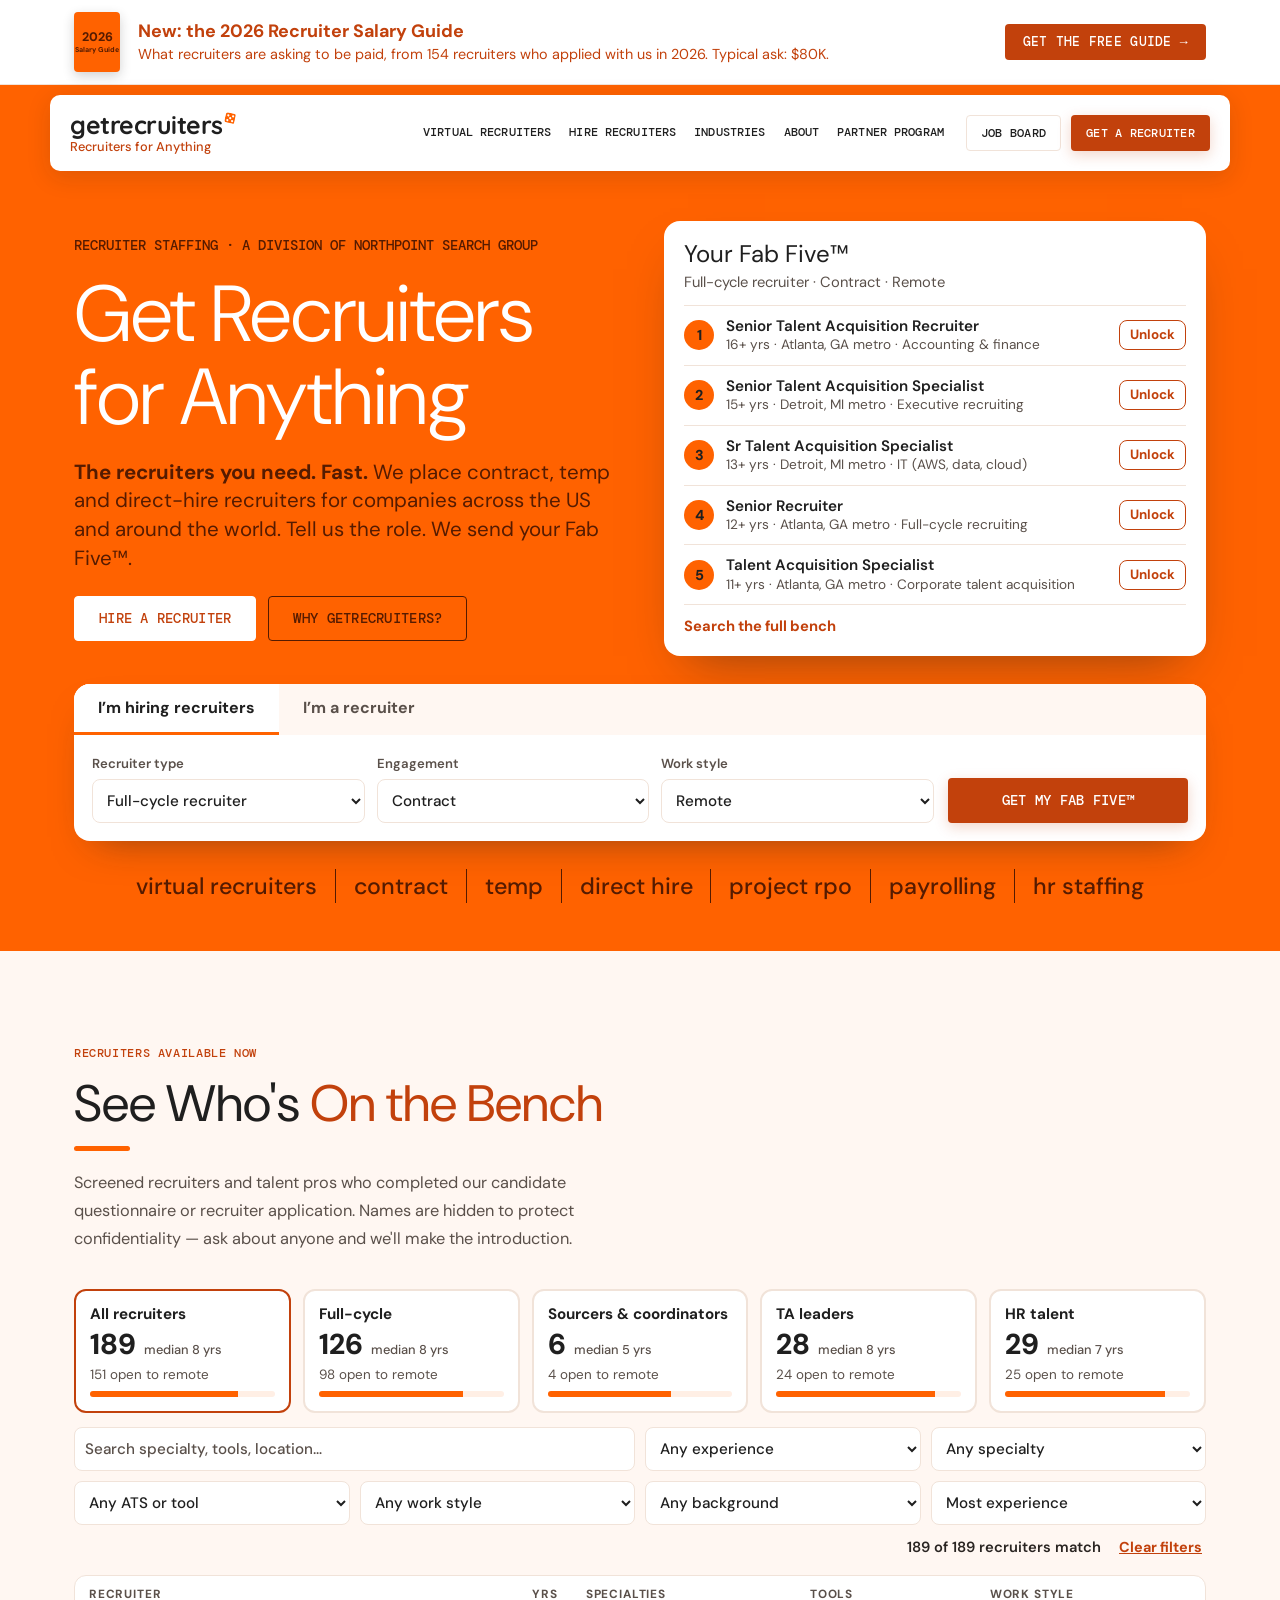
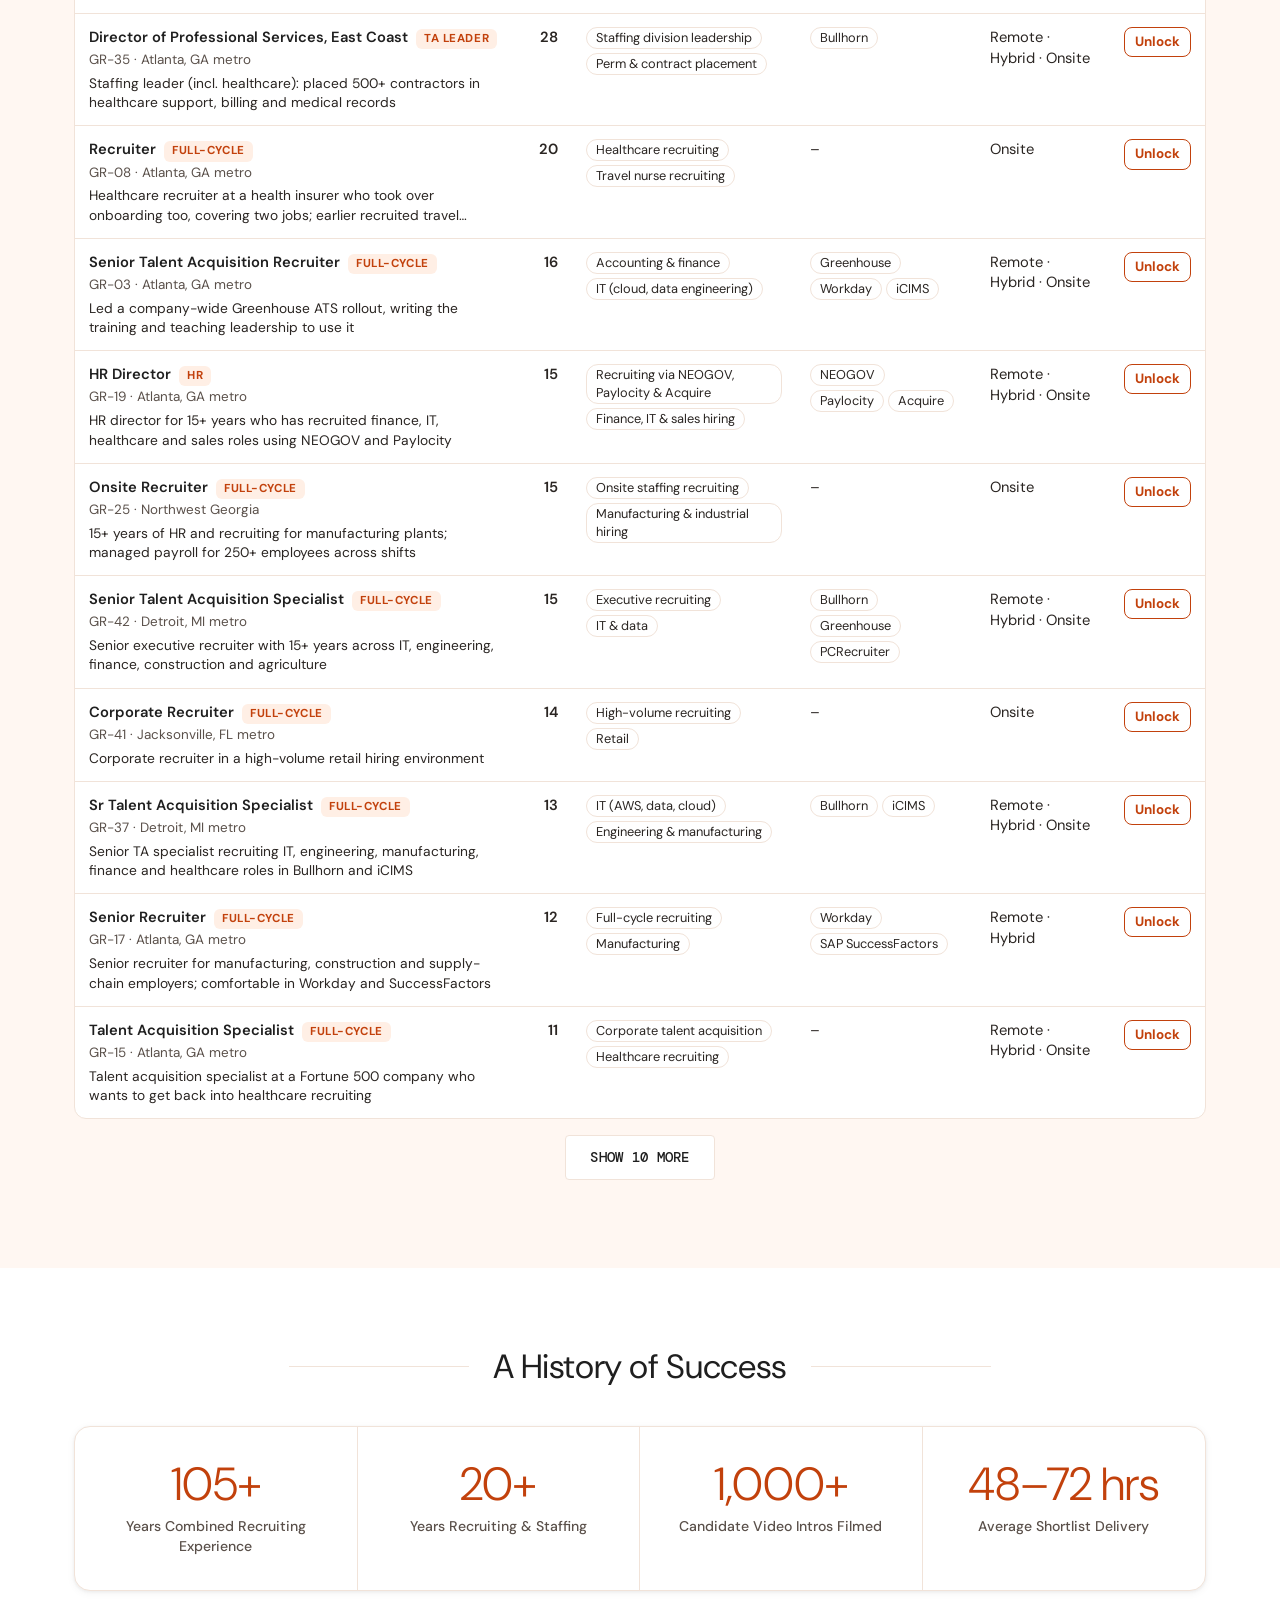
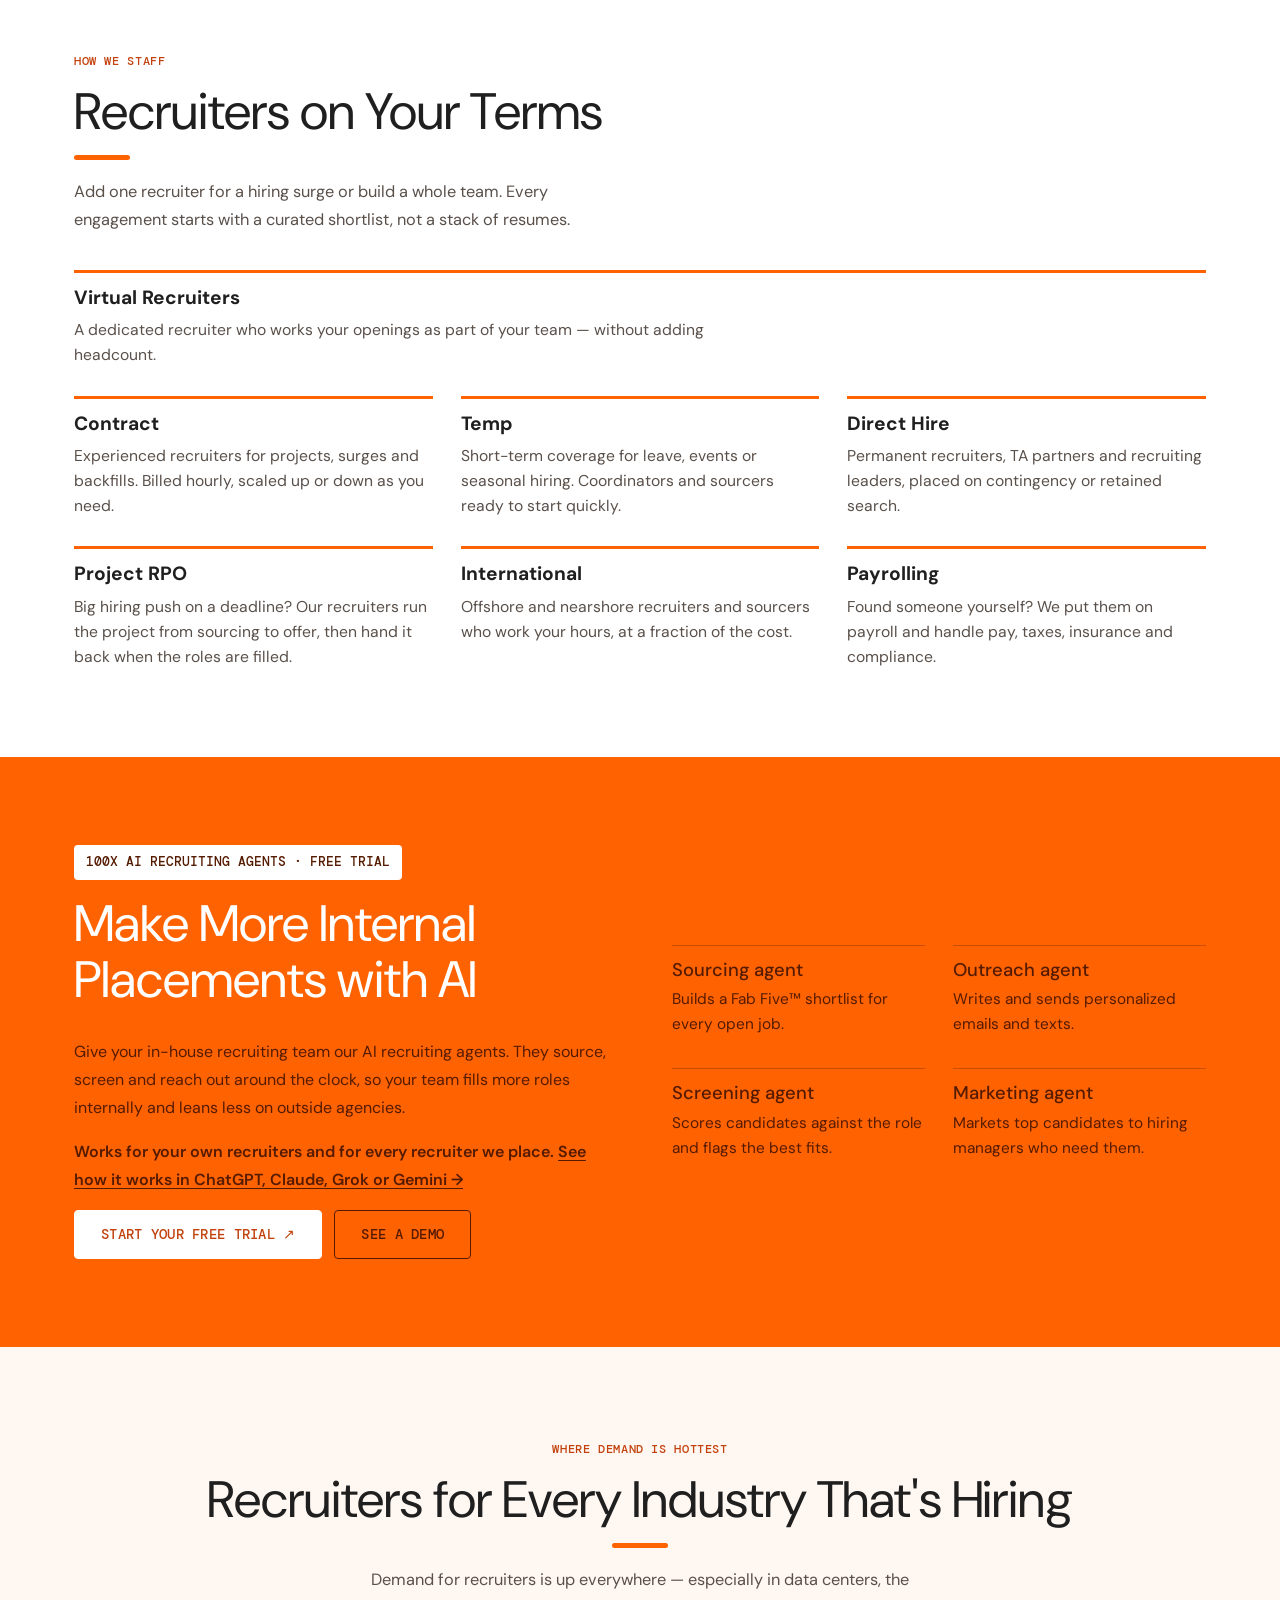
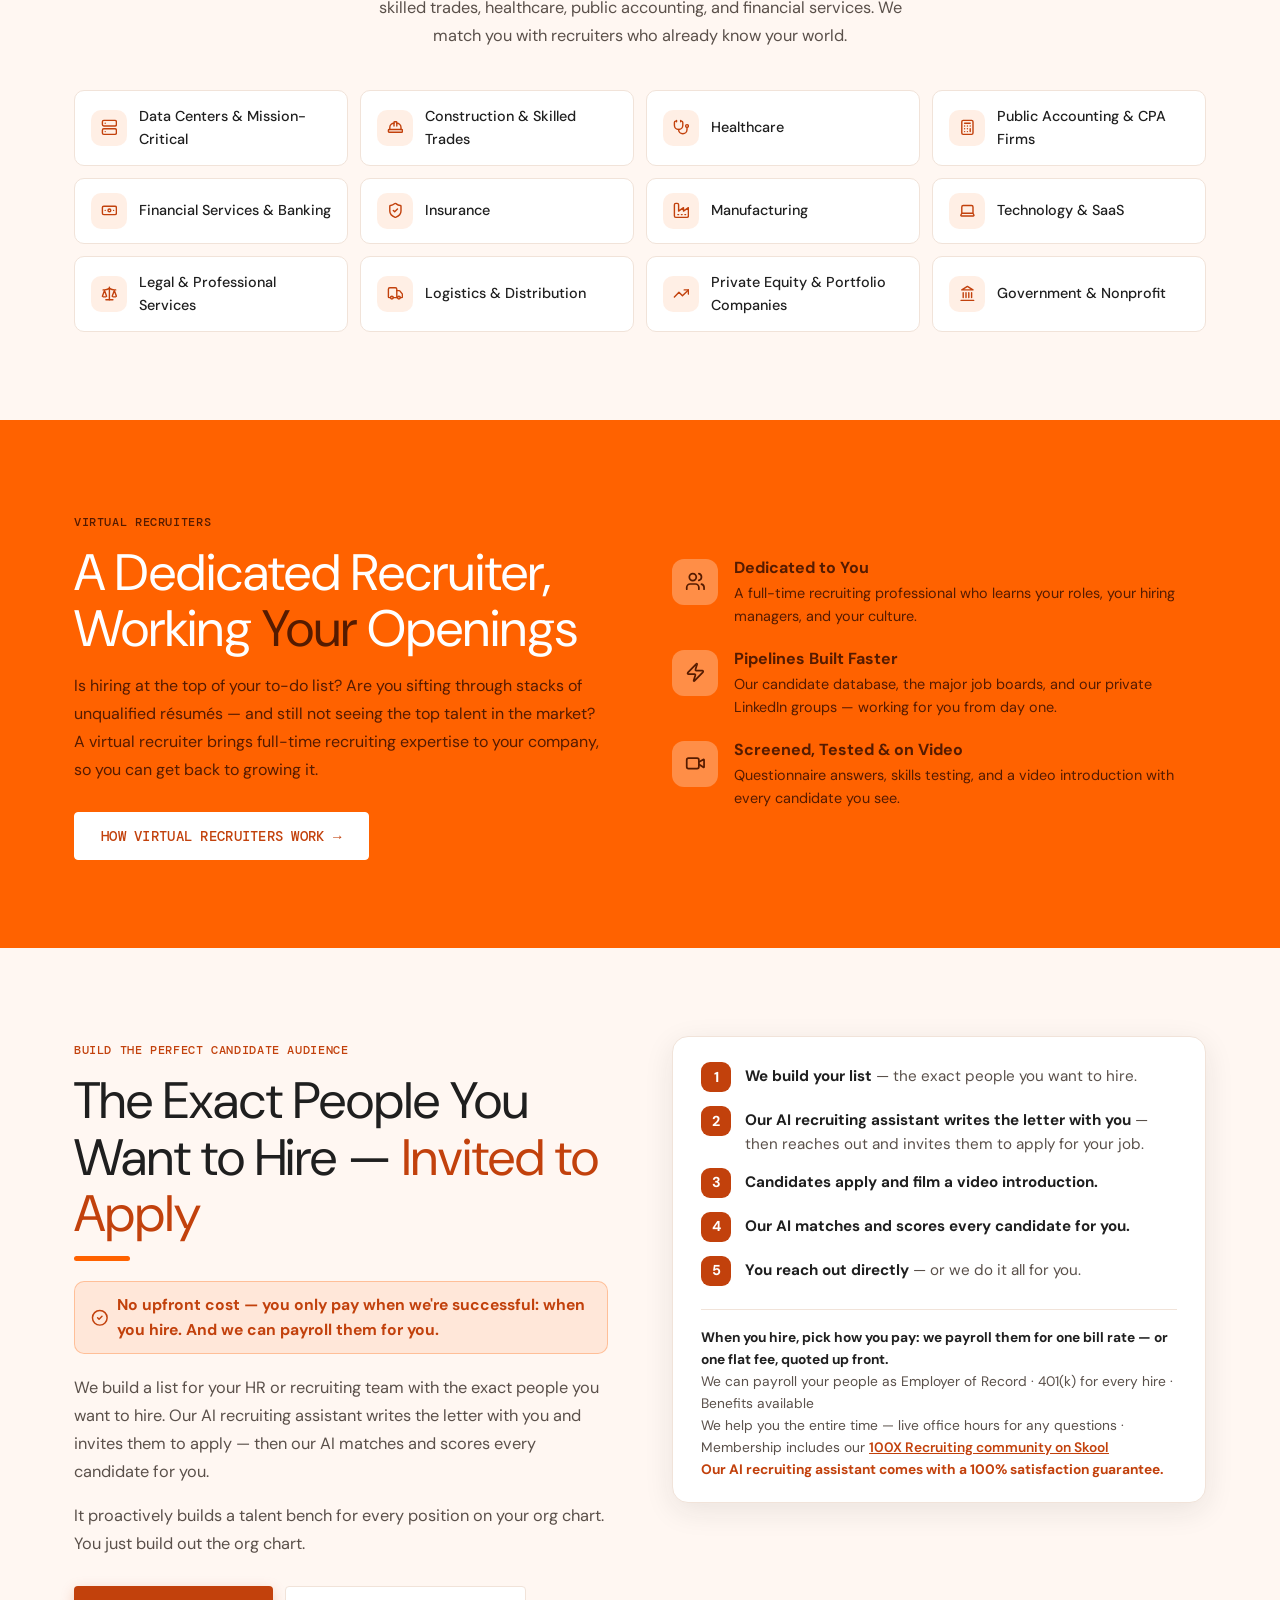
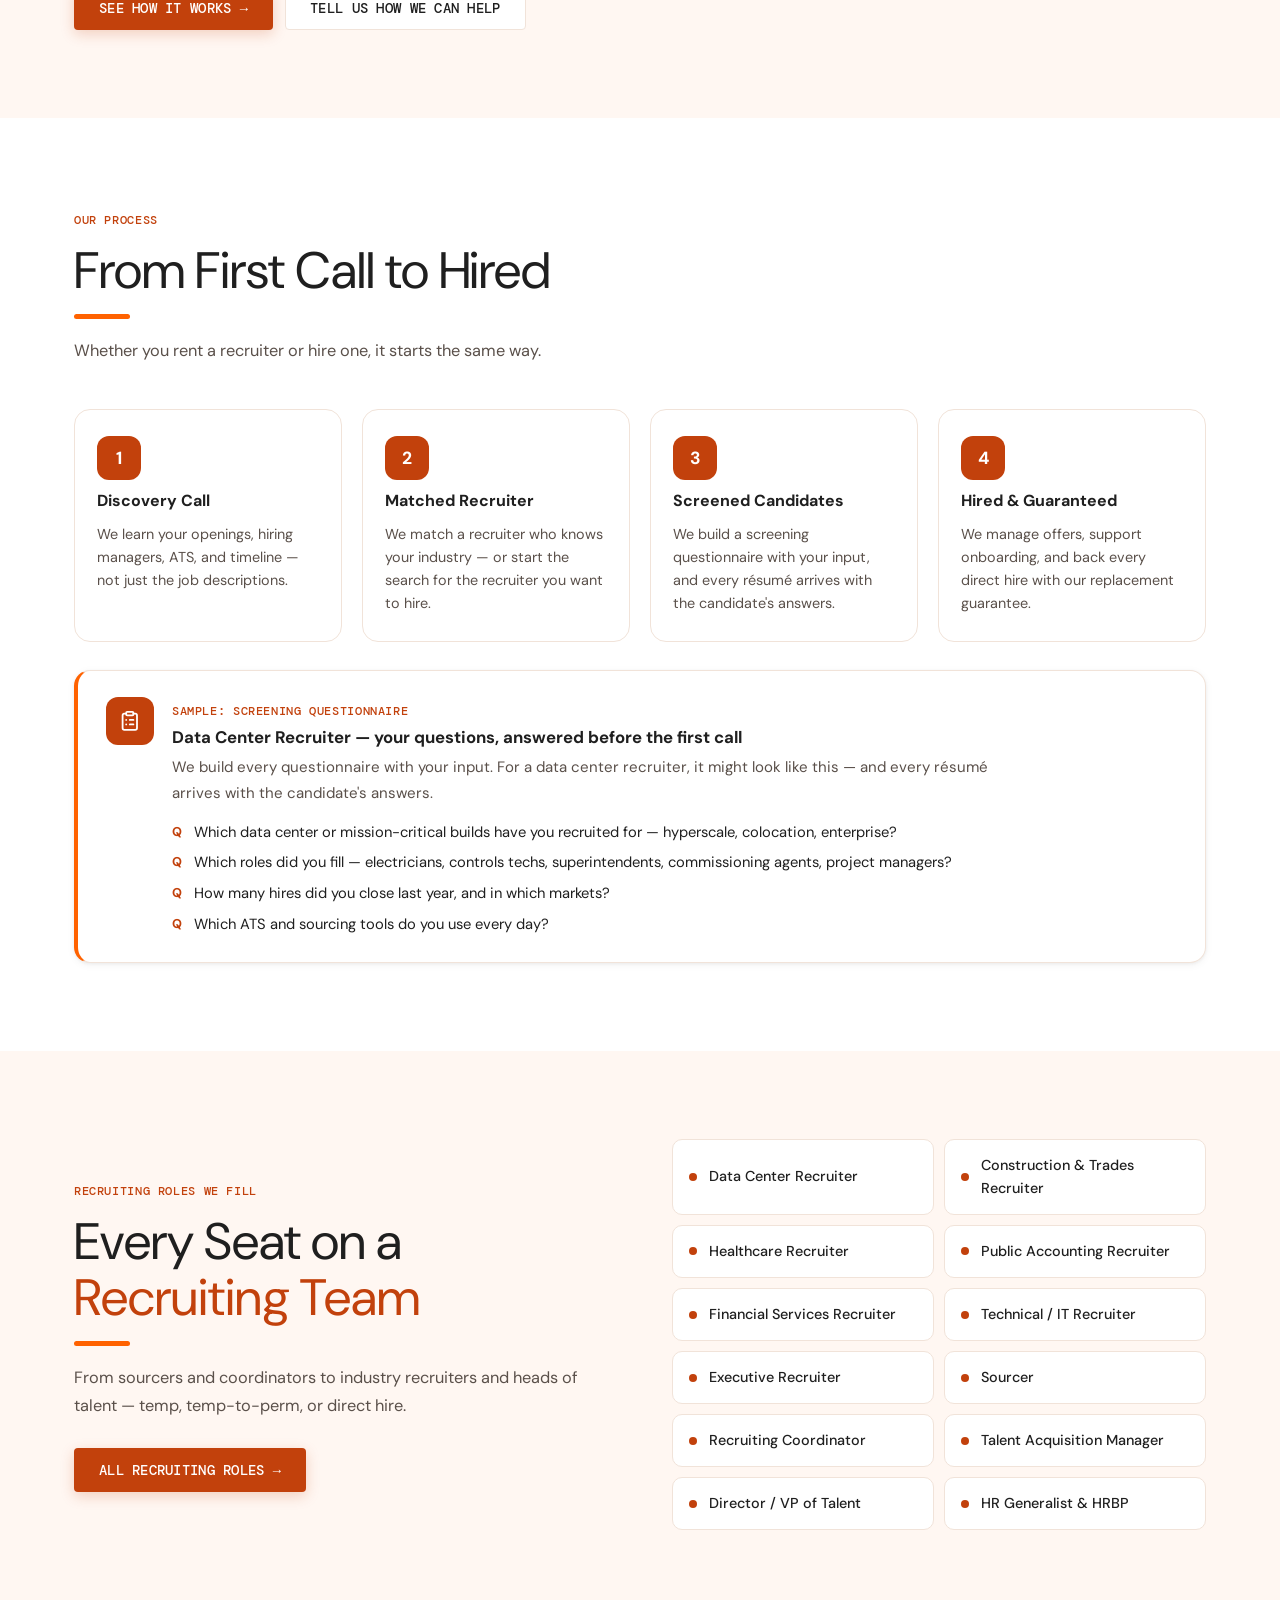
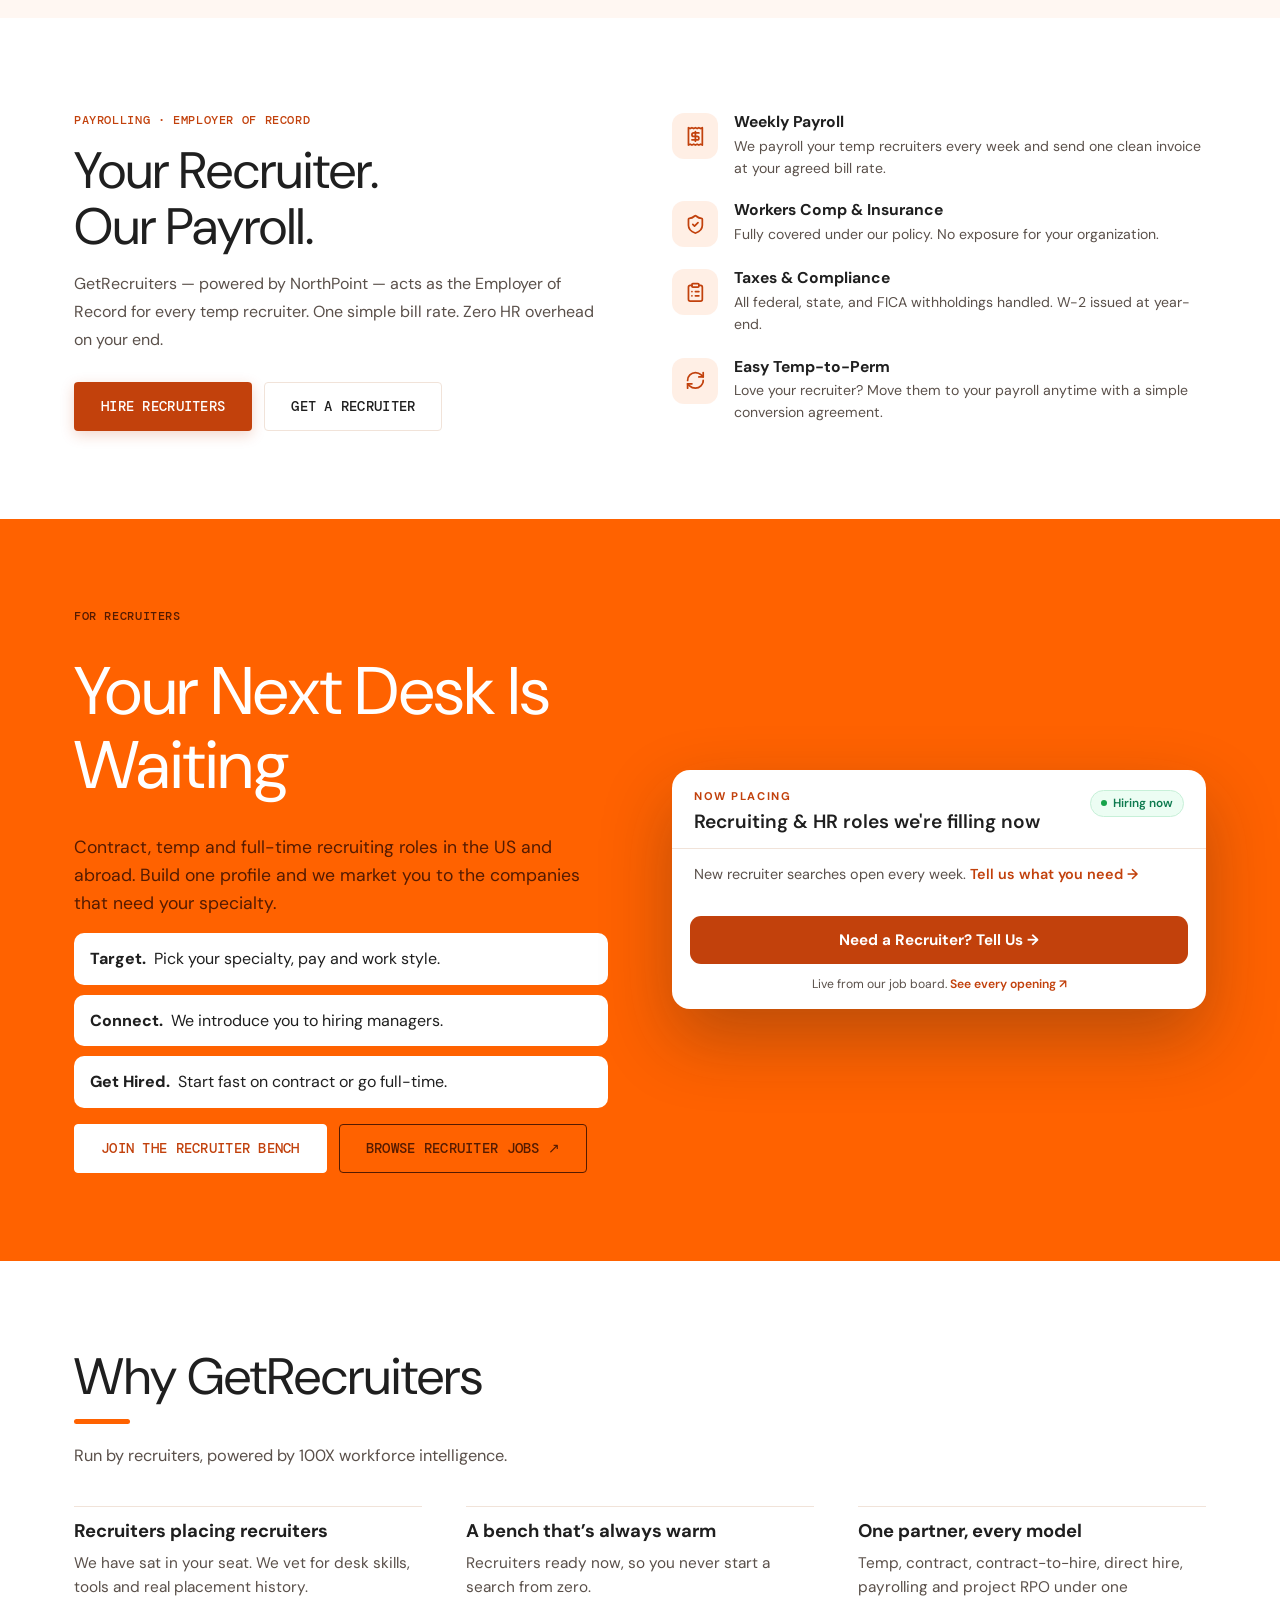
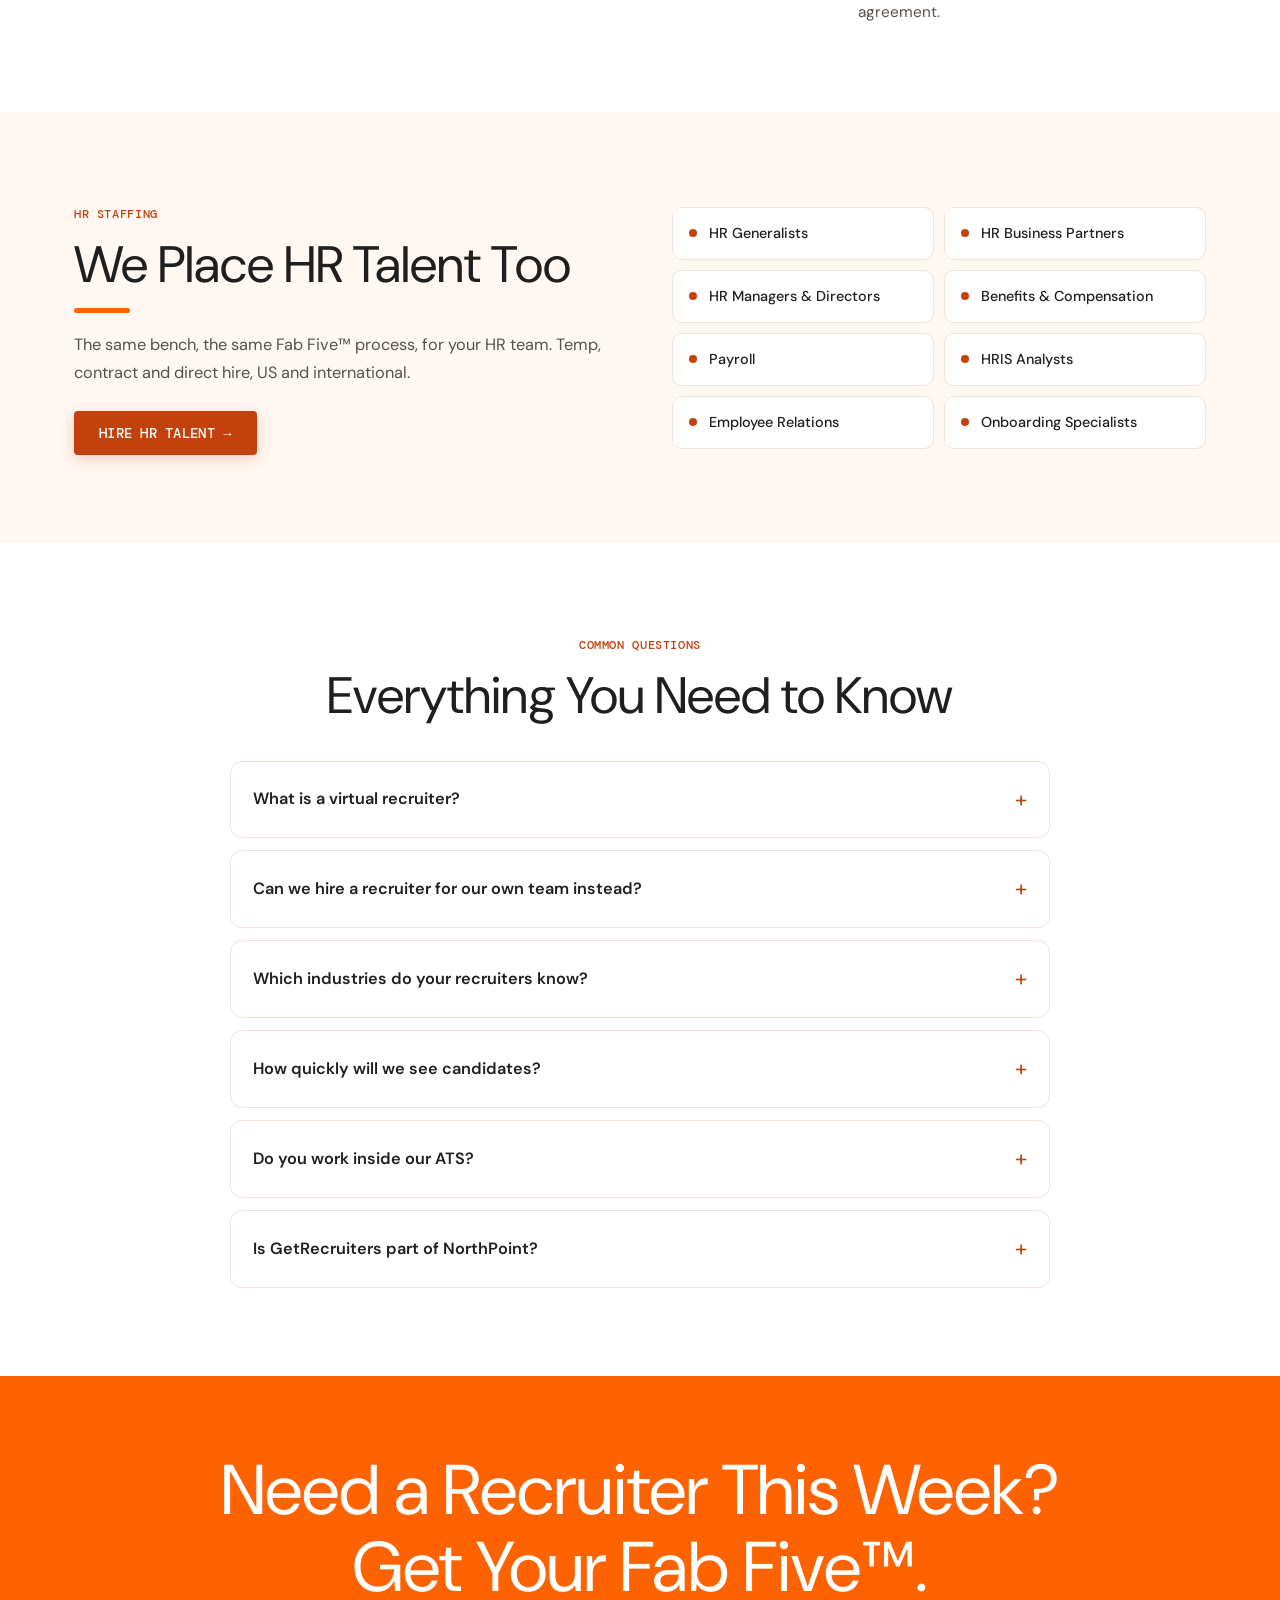
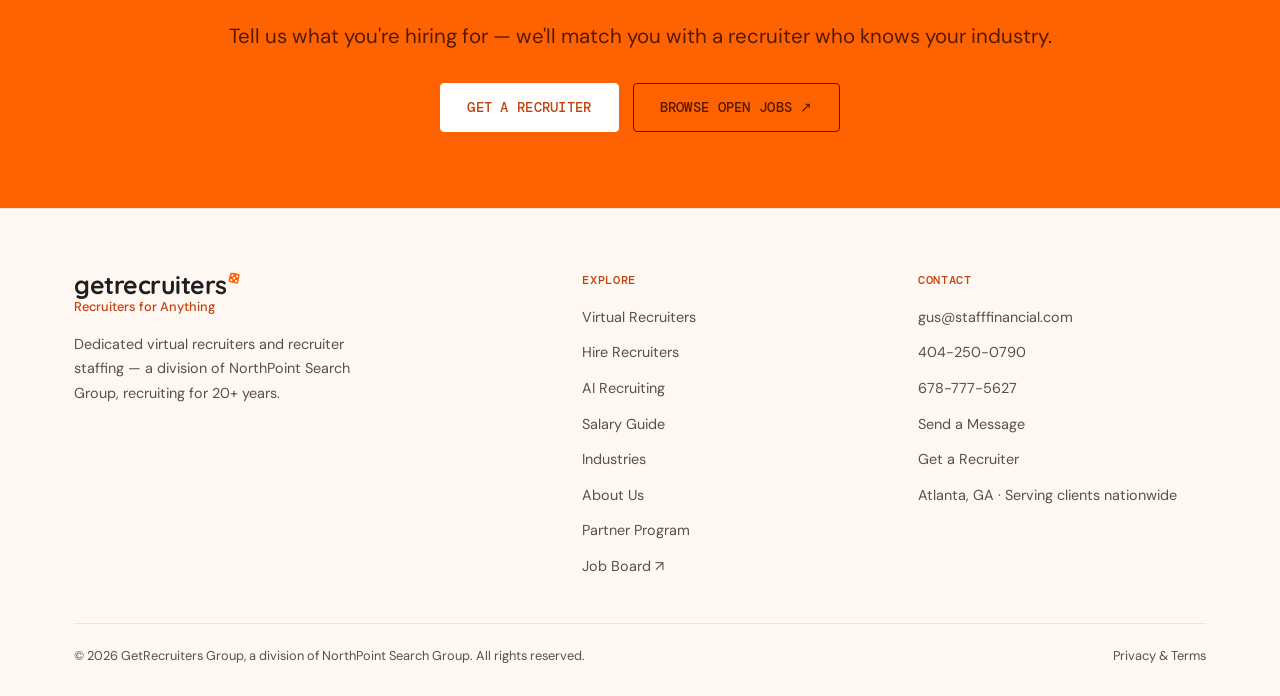
<file: index.html>
<!DOCTYPE html>
<html lang="en">
<head>
  <meta charset="UTF-8">
  <meta name="viewport" content="width=device-width, initial-scale=1.0">
  <link rel="icon" type="image/png" sizes="32x32" href="img/favicon-32.png">
  <link rel="apple-touch-icon" href="img/favicon-180.png">
  <title>Virtual Recruiters &amp; Recruiter Staffing | GetRecruiters Group</title>
  <meta name="description" content="Rent a dedicated virtual recruiter or hire recruiters for your team — temp, temp-to-perm, or direct hire. Data centers, trades, healthcare, public accounting, financial services, and more.">
  <link rel="canonical" href="https://www.getrecruiters.com/">
  <meta name="robots" content="index, follow">
  <meta property="og:type" content="website">
  <meta property="og:site_name" content="GetRecruiters Group">
  <meta property="og:title" content="Virtual Recruiters &amp; Recruiter Staffing | GetRecruiters Group">
  <meta property="og:description" content="Rent a dedicated virtual recruiter or hire recruiters for your team — temp, temp-to-perm, or direct hire. Data centers, trades, healthcare, public accounting, financial services, and more.">
  <meta property="og:url" content="https://www.getrecruiters.com/">
  <meta property="og:image" content="https://www.getrecruiters.com/img/og-image.png">
  <meta property="og:image:width" content="1200">
  <meta property="og:image:height" content="630">
  <meta property="og:locale" content="en_US">
  <meta name="twitter:card" content="summary_large_image">
  <meta name="twitter:title" content="Virtual Recruiters &amp; Recruiter Staffing | GetRecruiters Group">
  <meta name="twitter:description" content="Rent a dedicated virtual recruiter or hire recruiters for your team — temp, temp-to-perm, or direct hire. Data centers, trades, healthcare, public accounting, financial services, and more.">
  <meta name="twitter:image" content="https://www.getrecruiters.com/img/og-image.png">
  <meta name="theme-color" content="#ff6200">
  <script type="application/ld+json">
{
  "@context": "https://schema.org",
  "@graph": [
    {
      "@type": "Organization",
      "@id": "https://www.getrecruiters.com/#organization",
      "name": "GetRecruiters Group",
      "alternateName": [
        "GetRecruiters",
        "GetRecruiters.com"
      ],
      "url": "https://www.getrecruiters.com",
      "logo": {
        "@type": "ImageObject",
        "url": "https://www.getrecruiters.com/img/getrecruiters-logo.png"
      },
      "description": "GetRecruiters Group, a division of NorthPoint Search Group, provides dedicated virtual recruiters and places recruiters, sourcers, talent acquisition leaders, and HR professionals as temp, temp-to-perm, and direct hire — for data centers, construction and the skilled trades, healthcare, public accounting, financial services, and every other industry.",
      "parentOrganization": {
        "@type": "Organization",
        "name": "NorthPoint Search Group"
      },
      "address": {
        "@type": "PostalAddress",
        "addressLocality": "Atlanta",
        "addressRegion": "GA",
        "addressCountry": "US"
      },
      "telephone": [
        "+1-404-250-0790",
        "+1-678-777-5627"
      ],
      "email": "gus@stafffinancial.com",
      "areaServed": [
        "United States"
      ],
      "sameAs": []
    },
    {
      "@type": "FAQPage",
      "mainEntity": [
        {
          "@type": "Question",
          "name": "What is a virtual recruiter?",
          "acceptedAnswer": {
            "@type": "Answer",
            "text": "A dedicated recruiting professional who works your openings as part of your team — sourcing, screening, scheduling interviews, and keeping candidates warm — without you adding a recruiter to your payroll."
          }
        },
        {
          "@type": "Question",
          "name": "Can we hire a recruiter for our own team instead?",
          "acceptedAnswer": {
            "@type": "Answer",
            "text": "Yes. We place recruiters, sourcers, recruiting coordinators, talent acquisition leaders, and HR professionals as temp, temp-to-perm, or direct hire. Temp recruiters run through our Employer of Record back office, and every direct hire is backed by our replacement guarantee."
          }
        },
        {
          "@type": "Question",
          "name": "Which industries do your recruiters know?",
          "acceptedAnswer": {
            "@type": "Answer",
            "text": "Demand is strongest right now in data centers and mission-critical construction, the skilled trades, healthcare, public accounting, and financial services — and we recruit recruiters for insurance, manufacturing, technology, legal, logistics, private equity portfolio companies, government, and nonprofits too."
          }
        },
        {
          "@type": "Question",
          "name": "How quickly will we see candidates?",
          "acceptedAnswer": {
            "@type": "Answer",
            "text": "When you're hiring a recruiter for your team, we deliver a blinded shortlist of pre-screened candidates within 48 to 72 hours. A virtual recruiter starts building your pipeline right after the discovery call."
          }
        },
        {
          "@type": "Question",
          "name": "Do you work inside our ATS?",
          "acceptedAnswer": {
            "@type": "Answer",
            "text": "Yes. Your virtual recruiter can work inside your ATS, job boards, inbox, and calendar — or run the search on ours and hand you screened candidates."
          }
        },
        {
          "@type": "Question",
          "name": "Is GetRecruiters part of NorthPoint?",
          "acceptedAnswer": {
            "@type": "Answer",
            "text": "Yes. GetRecruiters Group is a division of NorthPoint Search Group, which has been recruiting for more than 20 years."
          }
        }
      ]
    }
  ]
}
  </script>
  <link rel="stylesheet" href="css/styles.css">
  <script>
  /* Recruiting and HR openings from the 100X jobs feed: fills the hero card and adds Google Jobs schema. */
  window.GR_RECRUIT = /(recruit|sourcer|sourcing specialist|talent acquisition|talent partner|human resources|\bhr\b|hrbp|people (ops|operations|partner)|onboarding (specialist|coordinator))/i;
  </script>
  <script src="js/bench.js" defer></script>
</head>
<body>

<!-- ── Salary guide banner ────────────────────── -->
<a class="guide-band" href="salary-guide.html">
  <div class="container guide-band-inner">
    <span class="guide-band-cover" aria-hidden="true">2026<small>Salary Guide</small></span>
    <div class="guide-band-text">
      <strong>New: the 2026 Recruiter Salary Guide</strong>
      <span>What recruiters are asking to be paid, from 154 recruiters who applied with us in 2026. Typical ask: $80K.</span>
    </div>
    <span class="guide-band-go">Get the Free Guide &rarr;</span>
  </div>
</a>

<!-- ── Navigation ───────────────────────────── -->
<nav class="navbar" id="navbar">
  <div class="container nav-inner">
    <a href="index.html" class="brand" aria-label="GetRecruiters Group — home">
      <span class="brand-lockup"><span class="brand-word">getrecruiters<svg class="die" viewBox="0 0 30 30" aria-hidden="true"><rect width="30" height="30" rx="7"/><circle cx="8" cy="8" r="3.2"/><circle cx="22" cy="8" r="3.2"/><circle cx="15" cy="15" r="3.2"/><circle cx="8" cy="22" r="3.2"/><circle cx="22" cy="22" r="3.2"/></svg></span><span class="brand-tag">Recruiters for Anything</span></span>
    </a>
    <div class="nav-menu" id="navMenu">
      <ul class="nav-links" id="navLinks">
        <li><a href="virtual-recruiters.html">Virtual Recruiters</a></li>
        <li><a href="hire-recruiters.html">Hire Recruiters</a></li>
        <li><a href="about.html#industries">Industries</a></li>
        <li><a href="about.html">About</a></li>
        <li><a href="partners.html">Partner Program</a></li>
      </ul>
      <div class="nav-ctas">
        <a href="https://host.pcrecruiter.net/pcrbin/jobboard.aspx?uid=Staff%20Financial.npsg" target="_blank" rel="noopener" class="btn btn-outline-dark">Job Board</a>
        <a href="request-talent.html" class="btn btn-primary">Get a Recruiter</a>
      </div>
    </div>
    <button class="nav-toggle" id="navToggle" aria-label="Open menu" aria-expanded="false" aria-controls="navMenu"><span></span><span></span><span></span></button>
  </div>
</nav>

<!-- ── Hero: glass panel beside the Fab Five, then the search ── -->
<section class="hero">
  <div class="container">
    <div class="hero-row">
      <div class="hero-panel">
        <p class="hero-eyebrow">Recruiter staffing · A division of NorthPoint Search Group</p>
        <h1>Get Recruiters for Anything</h1>
        <p class="hero-sub"><strong>The recruiters you need. Fast.</strong> We place contract, temp and direct-hire recruiters for companies across the US and around the world. Tell us the role. We send your Fab Five™.</p>
        <div class="hero-actions">
          <a href="request-talent.html" class="btn btn-primary">Hire a Recruiter</a>
          <a href="#why" class="btn btn-white">Why GetRecruiters?</a>
        </div>
      </div>
      <aside class="fab" id="fab" aria-label="Your Fab Five shortlist">
        <h2>Your Fab Five™</h2>
        <p class="fab-sub" id="fab-sub"></p>
        <ol id="fab-list"></ol>
        <a class="fab-more" id="fab-more" href="#bench">Search the full bench</a>
      </aside>
    </div>
    <div class="search-card" id="hire">
      <div class="search-tabs" role="tablist" aria-label="Search">
        <button class="search-tab" type="button" role="tab" id="tab-hire" data-tab="hire" aria-selected="true" aria-controls="panel-hire">I’m hiring recruiters</button>
        <button class="search-tab" type="button" role="tab" id="tab-recruiter" data-tab="recruiter" aria-selected="false" aria-controls="panel-recruiter" tabindex="-1">I’m a recruiter</button>
      </div>
      <form id="panel-hire" role="tabpanel" aria-labelledby="tab-hire">
        <div class="search-fields">
          <div class="search-field">
            <label for="hire-type">Recruiter type</label>
            <select id="hire-type">
              <option value="full">Full-cycle recruiter</option>
              <option value="support">Sourcer or coordinator</option>
              <option value="ta">TA leader</option>
              <option value="hr">HR professional</option>
            </select>
          </div>
          <div class="search-field">
            <label for="hire-engagement">Engagement</label>
            <select id="hire-engagement">
              <option>Contract</option>
              <option>Temp</option>
              <option>Contract-to-hire</option>
              <option>Direct hire</option>
            </select>
          </div>
          <div class="search-field">
            <label for="hire-mode">Work style</label>
            <select id="hire-mode">
              <option>Remote</option>
              <option>Hybrid</option>
              <option>Onsite</option>
            </select>
          </div>
        </div>
        <button class="btn btn-primary" type="submit">Get my Fab Five™</button>
      </form>
      <form id="panel-recruiter" role="tabpanel" aria-labelledby="tab-recruiter" action="https://host.pcrecruiter.net/pcrbin/jobboard.aspx" method="get" target="_blank" hidden>
        <input type="hidden" name="uid" value="Staff Financial.npsg">
        <div class="search-fields">
          <div class="search-field">
            <label for="rec-keyword">Keyword</label>
            <input id="rec-keyword" type="text" name="keyword" placeholder="e.g. Recruiter, Sourcer">
          </div>
          <div class="search-field">
            <label for="rec-specialty">Your specialty</label>
            <select id="rec-specialty" name="specialty">
              <option value="">Any specialty</option>
              <option value="Recruiter">Recruiter</option>
              <option value="Technical Recruiter">Technical Recruiter</option>
              <option value="Healthcare Recruiter">Healthcare Recruiter</option>
              <option value="Sourcer">Sourcer</option>
              <option value="Recruiting Coordinator">Recruiting Coordinator</option>
              <option value="Talent Acquisition">Talent Acquisition Manager</option>
              <option value="HR">HR Generalist / HRBP</option>
            </select>
          </div>
        </div>
        <button class="btn btn-primary" type="submit">Find recruiter jobs</button>
      </form>
    </div>
    <ul class="lines">
      <li><a href="virtual-recruiters.html">virtual recruiters</a></li>
      <li><a href="hire-recruiters.html#temp">contract</a></li>
      <li><a href="hire-recruiters.html#temp">temp</a></li>
      <li><a href="hire-recruiters.html#direct">direct hire</a></li>
      <li><a href="virtual-recruiters.html#rpo">project rpo</a></li>
      <li><a href="#payrolling">payrolling</a></li>
      <li><a href="#hr-staffing">hr staffing</a></li>
    </ul>
  </div>
</section>

<!-- ── Recruiter bench search ─────────────────── -->
<section class="section section-alt" id="bench">
  <div class="container">
    <span class="section-kicker">Recruiters Available Now</span>
    <h2 class="section-title">See Who's <em>On the Bench</em></h2>
    <div class="section-divider"></div>
    <p class="section-sub">Screened recruiters and talent pros who completed our candidate questionnaire or recruiter application. Names are hidden to protect confidentiality — ask about anyone and we'll make the introduction.</p>
    <div class="bench-tracks" id="bench-tracks"></div>
    <form class="bench-filters" id="bench-filters" role="search" aria-label="Filter the recruiter bench">
      <input class="bench-wide" id="bench-q" type="search" placeholder="Search specialty, tools, location…" aria-label="Search the bench">
      <select id="bench-exp" aria-label="Experience">
        <option value="">Any experience</option>
        <option value="0-4">Under 5 yrs</option>
        <option value="5-9">5–9 yrs</option>
        <option value="10-14">10–14 yrs</option>
        <option value="15-99">15+ yrs</option>
      </select>
      <select id="bench-spec" aria-label="Specialty">
        <option value="">Any specialty</option>
      </select>
      <select id="bench-tool" aria-label="ATS or tool">
        <option value="">Any ATS or tool</option>
      </select>
      <select id="bench-mode" aria-label="Work style">
        <option value="">Any work style</option>
        <option>Remote</option>
        <option>Hybrid</option>
        <option>Onsite</option>
      </select>
      <select id="bench-bg" aria-label="Background">
        <option value="">Any background</option>
        <option>Agency</option>
        <option>In-house</option>
      </select>
      <select id="bench-sort" aria-label="Sort">
        <option value="most">Most experience</option>
        <option value="least">Least experience</option>
      </select>
      <div class="bench-status">
        <span id="bench-count" role="status"></span>
        <button class="bench-clear" id="bench-clear" type="button">Clear filters</button>
      </div>
    </form>
    <div class="bench-table-wrap">
      <table class="bench-table">
        <thead>
          <tr>
            <th scope="col">Recruiter</th>
            <th scope="col" class="bench-yrs">Yrs</th>
            <th scope="col">Specialties</th>
            <th scope="col">Tools</th>
            <th scope="col">Work style</th>
            <th scope="col"><span class="sr-only">Unlock</span></th>
          </tr>
        </thead>
        <tbody id="bench-rows"></tbody>
      </table>
    </div>
    <div class="bench-more" id="bench-more-row">
      <button class="btn btn-outline-dark" id="bench-more" type="button">Show more</button>
    </div>
  </div>
</section>
<script id="bench-data" type="application/json">[{"code":"GR-01","title":"Talent Acquisition Consultant","track":"full","yrs":4,"pills":["Physician assistants & medical assistants","Imaging techs (X-ray, MRI, IR)"],"sectors":["Accounting & Finance","Healthcare","IT & Technology"],"tools":[],"modes":["Remote","Hybrid"],"place":"Atlanta, GA metro","win":"Healthcare recruiter: built a specialty medical group's hiring process from scratch; ~45 open reqs, time-to-fill under 30 days","backgrounds":[]},{"code":"GR-02","title":"VP, Centralized Search & Operations","track":"ta","yrs":10,"pills":["Staffing agency operations","Centralized search & sourcing"],"sectors":[],"tools":["ATS & VMS platforms","Microsoft Office","Google Workspace"],"modes":["Remote","Hybrid"],"place":"Atlanta, GA metro","win":"Grew weekly staffing revenue from $650K to over $1.2M and helped build AI candidate matching inside the ATS","backgrounds":["Agency"]},{"code":"GR-03","title":"Senior Talent Acquisition Recruiter","track":"full","yrs":16,"pills":["Accounting & finance","IT (cloud, data engineering)"],"sectors":["Accounting & Finance","IT & Technology","Engineering & Manufacturing","Sales & Marketing"],"tools":["Greenhouse","Workday","iCIMS"],"modes":["Remote","Hybrid","Onsite"],"place":"Atlanta, GA metro","win":"Led a company-wide Greenhouse ATS rollout, writing the training and teaching leadership to use it","backgrounds":[]},{"code":"GR-04","title":"Talent Acquisition and Recruiting Leader","track":"ta","yrs":7,"pills":["Healthcare","IT (AWS, data, Java)"],"sectors":["Accounting & Finance","Healthcare","IT & Technology","Engineering & Manufacturing"],"tools":["Bullhorn","iCIMS","LinkedIn Recruiter"],"modes":["Remote","Hybrid"],"place":"Atlanta, GA metro","win":"At a national staffing firm: 532 contract placements and $1M+ yearly billings; 1,000+ career hires; leads ~40 people","backgrounds":[]},{"code":"GR-05","title":"Talent Acquisition Manager","track":"ta","yrs":6,"pills":["Physician & provider recruiting","Healthcare staffing"],"sectors":["Healthcare"],"tools":["Salesforce","LinkedIn","PracticeMatch"],"modes":["Remote","Hybrid"],"place":"Atlanta, GA metro","win":"Healthcare recruiter: hired and leads a 12-person recruiting team and improved team performance by 30%","backgrounds":[]},{"code":"GR-06","title":"Recruiter","track":"full","yrs":5,"pills":["Construction","Life-safety & fire protection trades"],"sectors":[],"tools":["Greenhouse","Jobvite","Bullhorn"],"modes":["Remote","Hybrid","Onsite"],"place":"Atlanta, GA metro","win":"MBA-holding recruiter for construction and life-safety trades who works across Greenhouse, Jobvite, Bullhorn and Workday","backgrounds":[]},{"code":"GR-07","title":"Clinical Healthcare Recruiter","track":"full","yrs":7,"pills":["Clinical healthcare roles","Hard-to-fill positions"],"sectors":["Healthcare"],"tools":[],"modes":["Remote","Hybrid","Onsite"],"place":"Atlanta, GA metro","win":"Healthcare recruiter who builds strong clinical talent pools and closes hard-to-fill positions","backgrounds":[]},{"code":"GR-08","title":"Recruiter","track":"full","yrs":20,"pills":["Healthcare recruiting","Travel nurse recruiting"],"sectors":["Healthcare"],"tools":[],"modes":["Onsite"],"place":"Atlanta, GA metro","win":"Healthcare recruiter at a health insurer who took over onboarding too, covering two jobs; earlier recruited travel nurses","backgrounds":[]},{"code":"GR-09","title":"Healthcare Recruiter","track":"full","yrs":7,"pills":["Multi-site healthcare & physician groups"],"sectors":["Healthcare"],"tools":["Bullhorn","Top Echelon","Workday"],"modes":["Remote","Hybrid","Onsite"],"place":"Atlanta, GA metro","win":"Healthcare recruiter for multi-site physician groups, working in Bullhorn, Top Echelon, Workday and Salesforce","backgrounds":[]},{"code":"GR-10","title":"Recruiter","track":"full","yrs":7,"pills":["Multi-site healthcare & physician groups","Candidate pre-screening"],"sectors":["Healthcare"],"tools":[],"modes":["Remote","Hybrid","Onsite"],"place":"Atlanta, GA metro","win":"Healthcare recruiter whose careful pre-screening saves hiring managers time","backgrounds":[]},{"code":"GR-11","title":"Recruiter","track":"full","yrs":null,"pills":["Hospital & health system hiring","ICU / critical care roles"],"sectors":["Healthcare"],"tools":[],"modes":["Remote","Hybrid","Onsite"],"place":"Atlanta, GA metro","win":"Healthcare recruiter praised by a large health system for recruiting ICU roles","backgrounds":[]},{"code":"GR-12","title":"Recruiter","track":"full","yrs":6,"pills":["Healthcare & physician groups","ATS selection & rollout"],"sectors":["Healthcare"],"tools":[],"modes":["Remote","Hybrid","Onsite"],"place":"Atlanta, GA metro","win":"Got a 25-year-old company to replace its ATS, ran the 8-week rollout, and lifted results 20%","backgrounds":[]},{"code":"GR-13","title":"HR Administrator","track":"hr","yrs":null,"pills":["Onboarding","New hires & terminations"],"sectors":["Engineering & Manufacturing"],"tools":["ADP Workforce Now","iCIMS"],"modes":["Remote","Hybrid"],"place":"Atlanta, GA metro","win":"Set up a staffing agency partnership with the best rates in 2 of the 3 states where the company has sites","backgrounds":[]},{"code":"GR-14","title":"Human Resource Recruiter","track":"full","yrs":7,"pills":["Behavioral health","Pay benchmarking"],"sectors":["Healthcare"],"tools":[],"modes":["Remote","Hybrid"],"place":"Atlanta, GA metro","win":"Healthcare recruiter (behavioral health) who raised offer acceptance 10% with market research and pay benchmarking","backgrounds":[]},{"code":"GR-15","title":"Talent Acquisition Specialist","track":"full","yrs":11,"pills":["Corporate talent acquisition","Healthcare recruiting"],"sectors":["Healthcare"],"tools":[],"modes":["Remote","Hybrid","Onsite"],"place":"Atlanta, GA metro","win":"Talent acquisition specialist at a Fortune 500 company who wants to get back into healthcare recruiting","backgrounds":[]},{"code":"GR-16","title":"Talent Acquisition","track":"full","yrs":5,"pills":["In-house recruiting","Construction hiring"],"sectors":[],"tools":["Paycom"],"modes":["Hybrid","Onsite"],"place":"Atlanta, GA metro","win":"In-house recruiter for a construction company who also runs onboarding and new-hire processing in Paycom","backgrounds":["In-house"]},{"code":"GR-17","title":"Senior Recruiter","track":"full","yrs":12,"pills":["Full-cycle recruiting","Manufacturing"],"sectors":["Engineering & Manufacturing"],"tools":["Workday","SAP SuccessFactors"],"modes":["Remote","Hybrid"],"place":"Atlanta, GA metro","win":"Senior recruiter for manufacturing, construction and supply-chain employers; comfortable in Workday and SuccessFactors","backgrounds":[]},{"code":"GR-18","title":"HR Generalist","track":"hr","yrs":9,"pills":["Recruiting in Workday & isolved","Accounting & admin hiring"],"sectors":["Accounting & Finance"],"tools":["Workday","isolved"],"modes":["Remote","Hybrid","Onsite"],"place":"Atlanta, GA metro","win":"SHRM-CP HR generalist who has recruited accounting, admin, logistics and construction roles in Workday and isolved","backgrounds":[]},{"code":"GR-19","title":"HR Director","track":"hr","yrs":15,"pills":["Recruiting via NEOGOV, Paylocity & Acquire","Finance, IT & sales hiring"],"sectors":["Accounting & Finance","Healthcare","IT & Technology","Sales & Marketing"],"tools":["NEOGOV","Paylocity","Acquire"],"modes":["Remote","Hybrid","Onsite"],"place":"Atlanta, GA metro","win":"HR director for 15+ years who has recruited finance, IT, healthcare and sales roles using NEOGOV and Paylocity","backgrounds":[]},{"code":"GR-20","title":"Sr HR Data Analyst","track":"hr","yrs":5,"pills":["Recruiting systems & ATS data","HR analytics"],"sectors":["Accounting & Finance"],"tools":["Avature","Bullhorn","iCIMS"],"modes":["Remote"],"place":"Tampa, FL metro","win":"HR data analyst who has worked across seven ATS platforms, including Avature, Bullhorn, iCIMS, Taleo and Workday","backgrounds":[]},{"code":"GR-21","title":"HR Generalist","track":"hr","yrs":10,"pills":["Recruiting in iCIMS","Distribution, tech & retail hiring"],"sectors":["Engineering & Manufacturing"],"tools":["iCIMS","ADP Workforce Now"],"modes":["Remote","Hybrid","Onsite"],"place":"Atlanta, GA metro","win":"SPHR-certified HR generalist who has recruited in iCIMS across distribution, tech, retail and manufacturing","backgrounds":[]},{"code":"GR-22","title":"Human Resources Manager","track":"hr","yrs":10,"pills":["Full-cycle recruiting","Multi-site HR"],"sectors":["Engineering & Manufacturing"],"tools":["Workday","ADP Vantage","Oracle"],"modes":["Remote","Hybrid","Onsite"],"place":"Atlanta, GA metro","win":"10+ years in HR, including full-cycle recruiting for multi-site manufacturing, distribution and logistics employers","backgrounds":[]},{"code":"GR-23","title":"Human Resource Generalist","track":"hr","yrs":7,"pills":["Recruiting in Workday","Manufacturing & supply-chain hiring"],"sectors":["Engineering & Manufacturing"],"tools":["Workday"],"modes":["Remote","Hybrid"],"place":"Atlanta, GA metro","win":"Runs HR solo today and has recruited manufacturing and supply-chain roles in Workday","backgrounds":[]},{"code":"GR-24","title":"HR Generalist","track":"hr","yrs":5,"pills":["Recruiting & onboarding","Homebuilding & construction hiring"],"sectors":[],"tools":["Paycom"],"modes":["Remote","Hybrid","Onsite"],"place":"Atlanta, GA metro","win":"Former junior recruiter, now an HR generalist supporting 2,000+ employees across sites, including recruiting","backgrounds":[]},{"code":"GR-25","title":"Onsite Recruiter","track":"full","yrs":15,"pills":["Onsite staffing recruiting","Manufacturing & industrial hiring"],"sectors":["Engineering & Manufacturing"],"tools":[],"modes":["Onsite"],"place":"Northwest Georgia","win":"15+ years of HR and recruiting for manufacturing plants; managed payroll for 250+ employees across shifts","backgrounds":[]},{"code":"GR-26","title":"Recruiting Coordinator","track":"support","yrs":null,"pills":["Recruiting coordination","IT & data roles"],"sectors":["Accounting & Finance","IT & Technology","Sales & Marketing"],"tools":["Greenhouse","Lever","Paycom"],"modes":["Remote","Hybrid"],"place":"Atlanta, GA metro","win":"Recruiting coordinator for IT, data, sales and accounting roles, working in Greenhouse, Lever and Paycom","backgrounds":[]},{"code":"GR-27","title":"HR Coordinator","track":"hr","yrs":2,"pills":["Recruiting support","Construction & manufacturing hiring"],"sectors":["Healthcare","Engineering & Manufacturing"],"tools":[],"modes":["Remote","Hybrid","Onsite"],"place":"Northeast Georgia","win":"SHRM-CP HR coordinator who supports hiring for construction, manufacturing, healthcare and admin roles","backgrounds":[]},{"code":"GR-28","title":"HR Business Partner","track":"hr","yrs":10,"pills":["Sourcing & recruiting","IT (AWS, data, architects)"],"sectors":["Accounting & Finance","Healthcare","IT & Technology","Sales & Marketing"],"tools":["LinkedIn Recruiter","Bullhorn","Taleo"],"modes":["Remote","Hybrid"],"place":"Atlanta, GA metro","win":"HRBP who sources with LinkedIn Recruiter, Juicebox and Apollo and recruits IT, finance and healthcare roles","backgrounds":[]},{"code":"GR-29","title":"HR Professional","track":"hr","yrs":6,"pills":["Recruiting & talent acquisition","HR coordination"],"sectors":["Engineering & Manufacturing"],"tools":[],"modes":["Remote","Hybrid","Onsite"],"place":"Atlanta, GA metro","win":"HR professional with a recruiting and talent acquisition background in manufacturing and construction","backgrounds":[]},{"code":"GR-30","title":"HR & Operations Manager","track":"hr","yrs":5,"pills":["Recruiting in iCIMS","Veterinary practice hiring"],"sectors":["Healthcare","Sales & Marketing"],"tools":["iCIMS"],"modes":["Hybrid"],"place":"Atlanta, GA metro","win":"SHRM-CP HR and operations manager at a veterinary practice who recruits in iCIMS and oversees 30-45 staff","backgrounds":[]},{"code":"GR-31","title":"HR Consultant - Talent Acquisition","track":"hr","yrs":9,"pills":["Talent acquisition","Campus recruiting"],"sectors":[],"tools":[],"modes":["Remote","Hybrid","Onsite"],"place":"Atlanta, GA metro","win":"Talent acquisition consultant with banking-industry experience who wants campus recruiting work","backgrounds":[]},{"code":"GR-32","title":"Talent Acquisition Associate","track":"full","yrs":5,"pills":["High-volume recruiting","Multi-site manufacturing hiring"],"sectors":["Engineering & Manufacturing","High-volume hiring"],"tools":["Workday","ADP"],"modes":["Remote","Hybrid","Onsite"],"place":"Gainesville, GA metro","win":"Bilingual TA pro promoted internally to lead full-cycle, high-volume hiring across multiple plant locations","backgrounds":[]},{"code":"GR-33","title":"Recruiter","track":"full","yrs":null,"pills":["Construction recruiting","Superintendents & project managers"],"sectors":[],"tools":["LinkedIn Recruiter"],"modes":["Onsite"],"place":"Gainesville, GA metro","win":"Recruits superintendents, project managers, safety directors and chief estimators for a construction firm","backgrounds":[]},{"code":"GR-34","title":"Senior Recruiter","track":"full","yrs":9,"pills":["Multi-state field recruiting","Life-safety services"],"sectors":[],"tools":[],"modes":["Remote","Hybrid"],"place":"Tampa, FL metro","win":"Senior recruiter on a 30-person team covering 37 states; carried 15-30 open reqs across Georgia and Texas","backgrounds":[]},{"code":"GR-35","title":"Director of Professional Services, East Coast","track":"ta","yrs":28,"pills":["Staffing division leadership","Perm & contract placement"],"sectors":["Healthcare","IT & Technology","Engineering & Manufacturing"],"tools":["Bullhorn"],"modes":["Remote","Hybrid","Onsite"],"place":"Atlanta, GA metro","win":"Staffing leader (incl. healthcare): placed 500+ contractors in healthcare support, billing and medical records","backgrounds":[]},{"code":"GR-36","title":"Director of Recruiting","track":"ta","yrs":7,"pills":["Healthcare tech recruiting (RNs, clinical)","Sales & operations hiring"],"sectors":["Healthcare","Sales & Marketing"],"tools":["Workable","LinkedIn"],"modes":["Remote","Hybrid","Onsite"],"place":"Atlanta, GA metro","win":"Healthcare recruiting leader who ran a 60-nurses-in-30-days push and grew the team from 1 to 4 as headcount hit 700","backgrounds":[]},{"code":"GR-37","title":"Sr Talent Acquisition Specialist","track":"full","yrs":13,"pills":["IT (AWS, data, cloud)","Engineering & manufacturing"],"sectors":["Accounting & Finance","Healthcare","IT & Technology","Engineering & Manufacturing","Sales & Marketing"],"tools":["Bullhorn","iCIMS"],"modes":["Remote","Hybrid","Onsite"],"place":"Detroit, MI metro","win":"Senior TA specialist recruiting IT, engineering, manufacturing, finance and healthcare roles in Bullhorn and iCIMS","backgrounds":[]},{"code":"GR-38","title":"Corporate Recruiter","track":"full","yrs":10,"pills":["Corporate & exempt recruiting","High-volume warehouse & call center"],"sectors":["High-volume hiring"],"tools":["Bullhorn","LinkedIn Recruiter","UltiPro"],"modes":["Remote","Hybrid","Onsite"],"place":"Jacksonville, FL metro","win":"Fills 70-80 roles a year with a 17-day average time-to-fill while carrying 10-15 open reqs","backgrounds":[]},{"code":"GR-39","title":"Senior Technical Recruiter","track":"full","yrs":10,"pills":["Technical recruiting (AWS, data, Java)","Engineering & construction"],"sectors":["Accounting & Finance","Engineering & Manufacturing"],"tools":["Bullhorn","Taleo"],"modes":["Remote","Hybrid","Onsite"],"place":"Jacksonville, FL metro","win":"Senior technical recruiter covering AWS, data and Java roles plus engineering, finance and legal in Bullhorn and Taleo","backgrounds":[]},{"code":"GR-40","title":"Talent Acquisition Recruiter","track":"full","yrs":7,"pills":["Talent acquisition","Manufacturing"],"sectors":["Healthcare","Engineering & Manufacturing"],"tools":["Workday","Oracle HCM Cloud"],"modes":["Remote","Hybrid","Onsite"],"place":"Detroit, MI metro","win":"TA recruiter with a new master's degree, recruiting manufacturing, healthcare and admin roles in Workday and Oracle HCM","backgrounds":[]},{"code":"GR-41","title":"Corporate Recruiter","track":"full","yrs":14,"pills":["High-volume recruiting","Retail"],"sectors":["High-volume hiring"],"tools":[],"modes":["Onsite"],"place":"Jacksonville, FL metro","win":"Corporate recruiter in a high-volume retail hiring environment","backgrounds":[]},{"code":"GR-42","title":"Senior Talent Acquisition Specialist","track":"full","yrs":15,"pills":["Executive recruiting","IT & data"],"sectors":["Accounting & Finance","IT & Technology","Engineering & Manufacturing","Executive Search"],"tools":["Bullhorn","Greenhouse","PCRecruiter"],"modes":["Remote","Hybrid","Onsite"],"place":"Detroit, MI metro","win":"Senior executive recruiter with 15+ years across IT, engineering, finance, construction and agriculture","backgrounds":[]},{"code":"GR-43","title":"Talent Acquisition Specialist","track":"full","yrs":8,"pills":["Agency recruiting","Manufacturing"],"sectors":["Accounting & Finance","Engineering & Manufacturing"],"tools":["Bullhorn","JobAdder","eEmpact"],"modes":["Hybrid"],"place":"Detroit, MI metro","win":"TA specialist at a staffing franchise, recruiting manufacturing, admin and accounting roles in Bullhorn and JobAdder","backgrounds":["Agency"]},{"code":"GR-44","title":"Behavioral Healthcare Recruiter","track":"full","yrs":5,"pills":["Healthcare"],"sectors":["Healthcare"],"tools":["Workday","UKG (UltiPro)"],"modes":["Remote","Hybrid","Onsite"],"place":"Atlanta, GA metro","win":"Has carried more than 75 open reqs at once; has filled nursing, physicians and NPs & PAs roles","backgrounds":[]},{"code":"GR-45","title":"Talent Acquisition Partner","track":"full","yrs":5,"pills":["Healthcare"],"sectors":["Healthcare"],"tools":["Paylocity","Workday","iCIMS"],"modes":["Remote","Hybrid"],"place":"Atlanta, GA metro","win":"Has carried 51–75 open reqs at once; has filled nursing, allied health and behavioral health roles","backgrounds":[]},{"code":"GR-46","title":"Senior Talent Acquisition Specialist","track":"full","yrs":10,"pills":["Healthcare"],"sectors":["Healthcare"],"tools":["Paylocity","Workday"],"modes":["Remote"],"place":"Atlanta, GA metro","win":"Has carried more than 75 open reqs at once; has filled nursing, physicians and NPs & PAs roles","backgrounds":[]},{"code":"GR-47","title":"Talent Acquisition Leader","track":"ta","yrs":10,"pills":["Healthcare"],"sectors":["Healthcare"],"tools":["Paylocity","Workday","iCIMS"],"modes":["Remote","Hybrid","Onsite"],"place":"Atlanta, GA metro","win":"Has carried 51–75 open reqs at once; has filled nursing, physicians and allied health roles","backgrounds":[]},{"code":"GR-48","title":"Recruiter","track":"full","yrs":8,"pills":["Healthcare, engineering and manufacturing","High-volume hiring"],"sectors":["Healthcare","Engineering & Manufacturing","High-volume hiring"],"tools":[],"modes":["Remote","Hybrid","Onsite"],"place":"Atlanta, GA metro","win":"Has carried 40+ open reqs at once; screens 5–10 candidates a day; recruits nurses and allied health","backgrounds":[]},{"code":"GR-49","title":"HR Generalist","track":"hr","yrs":8,"pills":["Healthcare, accounting & finance and engineering","Agency & in-house recruiting"],"sectors":["Accounting & Finance","Healthcare","Engineering & Manufacturing"],"tools":[],"modes":[],"place":"Atlanta, GA metro","win":"Has carried 10–20 open reqs at once; screens 5–10 candidates a day; recruits physicians and allied health","backgrounds":["Agency","In-house"]},{"code":"GR-50","title":"Recruiter","track":"full","yrs":null,"pills":["Healthcare","High-volume hiring"],"sectors":["Healthcare","High-volume hiring"],"tools":[],"modes":[],"place":"Atlanta, GA metro","win":"Has carried 21–40 open reqs at once; screens 20+ candidates a day; recruits nurses and allied health","backgrounds":[]},{"code":"GR-51","title":"Recruiter","track":"full","yrs":2,"pills":["Manufacturing, skilled trades and admin & office","High-volume hiring"],"sectors":["Engineering & Manufacturing","High-volume hiring"],"tools":[],"modes":["Remote"],"place":"Atlanta, GA metro","win":"Has carried 40+ open reqs at once; screens 20+ candidates a day; held to daily outreach, screens completed and submittals","backgrounds":[]},{"code":"GR-52","title":"Manager, Recruiting","track":"ta","yrs":8,"pills":["Accounting & finance, engineering and software & IT","High-volume hiring"],"sectors":["Accounting & Finance","IT & Technology","Engineering & Manufacturing","High-volume hiring"],"tools":[],"modes":["Remote","Hybrid","Onsite"],"place":"Atlanta, GA metro","win":"Has carried 40+ open reqs at once; screens 11–20 candidates a day; held to daily outreach, screens completed and submittals","backgrounds":["Agency","In-house"]},{"code":"GR-53","title":"Talent Acquisition","track":"full","yrs":8,"pills":[],"sectors":[],"tools":[],"modes":["Remote"],"place":"Georgia","win":"Has carried 10–20 open reqs at once; screens 11–20 candidates a day; held to daily outreach, screens completed and submittals","backgrounds":[]},{"code":"GR-54","title":"Director of Recruiting","track":"ta","yrs":8,"pills":["Healthcare, accounting & finance and manufacturing","High-volume hiring"],"sectors":["Accounting & Finance","Healthcare","Engineering & Manufacturing","High-volume hiring"],"tools":[],"modes":["Remote","Hybrid"],"place":"Atlanta, GA metro","win":"Has carried 40+ open reqs at once; screens 20+ candidates a day; recruits physicians, NPs & PAs and nurses","backgrounds":["In-house"]},{"code":"GR-55","title":"Recruiter","track":"full","yrs":5,"pills":["Skilled trades","High-volume hiring"],"sectors":["High-volume hiring"],"tools":[],"modes":[],"place":"Atlanta, GA metro","win":"Has carried 10–20 open reqs at once; screens 20+ candidates a day; recruits physicians, NPs & PAs and nurses","backgrounds":["Agency","In-house"]},{"code":"GR-56","title":"Lead Recruiter","track":"ta","yrs":8,"pills":["Healthcare, accounting & finance and engineering","High-volume hiring"],"sectors":["Accounting & Finance","Healthcare","Engineering & Manufacturing","High-volume hiring"],"tools":[],"modes":["Remote"],"place":"California","win":"Has carried 40+ open reqs at once; screens 20+ candidates a day; recruits physicians, NPs & PAs and nurses","backgrounds":["Agency","In-house"]},{"code":"GR-57","title":"Recruiter","track":"full","yrs":8,"pills":["Healthcare, skilled trades and admin & office","Agency & in-house recruiting"],"sectors":["Healthcare"],"tools":[],"modes":["Remote","Hybrid","Onsite"],"place":"Atlanta, GA metro","win":"Has carried 40+ open reqs at once; screens 5–10 candidates a day; recruits allied health","backgrounds":["Agency","In-house"]},{"code":"GR-58","title":"Talent Acquisition and Org Development","track":"full","yrs":8,"pills":["Accounting & finance, engineering and software & IT","High-volume hiring"],"sectors":["Accounting & Finance","IT & Technology","Engineering & Manufacturing","High-volume hiring"],"tools":[],"modes":["Remote","Hybrid"],"place":"Atlanta, GA metro","win":"Has carried 21–40 open reqs at once; screens 5–10 candidates a day; held to offers extended, time-to-fill and offer acceptance rate","backgrounds":["In-house"]},{"code":"GR-59","title":"Sr. Talent Acquisition, Strategic Leadership","track":"full","yrs":8,"pills":["Healthcare, accounting & finance and engineering","High-volume hiring"],"sectors":["Accounting & Finance","Healthcare","Engineering & Manufacturing","High-volume hiring"],"tools":[],"modes":["Remote","Hybrid","Onsite"],"place":"Atlanta, GA metro","win":"Has carried 21–40 open reqs at once; screens 5–10 candidates a day; recruits nurses and allied health","backgrounds":["Agency","In-house"]},{"code":"GR-60","title":"Senior Recruiter","track":"full","yrs":8,"pills":["Healthcare, accounting & finance and engineering","High-volume hiring"],"sectors":["Accounting & Finance","Healthcare","Engineering & Manufacturing","High-volume hiring"],"tools":[],"modes":["Hybrid","Onsite"],"place":"United States","win":"Has carried 40+ open reqs at once; screens 20+ candidates a day; recruits physicians, NPs & PAs and nurses","backgrounds":["Agency","In-house"]},{"code":"GR-61","title":"Senior Talent Acquisition Specialist","track":"full","yrs":8,"pills":["Healthcare, accounting & finance and engineering","High-volume hiring"],"sectors":["Accounting & Finance","Healthcare","Engineering & Manufacturing","High-volume hiring"],"tools":[],"modes":["Remote","Hybrid"],"place":"Atlanta, GA metro","win":"Has carried 21–40 open reqs at once; screens 11–20 candidates a day; recruits allied health","backgrounds":["In-house"]},{"code":"GR-62","title":"SR HR Associate","track":"hr","yrs":2,"pills":["Healthcare and admin & office","High-volume hiring"],"sectors":["Healthcare","High-volume hiring"],"tools":[],"modes":["Remote","Hybrid"],"place":"Atlanta, GA metro","win":"Has carried 10–20 open reqs at once; screens 5–10 candidates a day; recruits physicians, NPs & PAs and nurses","backgrounds":[]},{"code":"GR-63","title":"Talent Acquisition Specialist","track":"full","yrs":8,"pills":["Healthcare, accounting & finance and engineering","High-volume hiring"],"sectors":["Accounting & Finance","Healthcare","Engineering & Manufacturing","High-volume hiring"],"tools":[],"modes":["Remote","Hybrid"],"place":"United States","win":"Has carried 40+ open reqs at once; screens 11–20 candidates a day; recruits NPs & PAs and nurses","backgrounds":["In-house"]},{"code":"GR-64","title":"Recruiter","track":"full","yrs":2,"pills":["Healthcare and admin & office","Agency & in-house recruiting"],"sectors":["Healthcare"],"tools":[],"modes":["Hybrid"],"place":"Florida","win":"Has carried 21–40 open reqs at once; screens 5–10 candidates a day; recruits nurses and allied health","backgrounds":["Agency","In-house"]},{"code":"GR-65","title":"HR Professional","track":"hr","yrs":2,"pills":["Healthcare, accounting & finance and engineering","High-volume hiring"],"sectors":["Accounting & Finance","Healthcare","Engineering & Manufacturing","High-volume hiring"],"tools":[],"modes":["Remote","Hybrid","Onsite"],"place":"Atlanta, GA metro","win":"Has carried 21–40 open reqs at once; screens 11–20 candidates a day; recruits physicians and nurses","backgrounds":["Agency"]},{"code":"GR-66","title":"Recruiter","track":"full","yrs":8,"pills":["Accounting & finance, software & IT and admin & office","High-volume hiring"],"sectors":["Accounting & Finance","IT & Technology","High-volume hiring"],"tools":[],"modes":["Remote","Hybrid"],"place":"Florida","win":"Has carried 40+ open reqs at once; screens 5–10 candidates a day; held to time-to-fill","backgrounds":["Agency","In-house"]},{"code":"GR-67","title":"Lead Onboarding HR Specialist","track":"hr","yrs":8,"pills":["Healthcare, accounting & finance and engineering","High-volume hiring"],"sectors":["Accounting & Finance","Healthcare","Engineering & Manufacturing","High-volume hiring"],"tools":[],"modes":["Remote","Hybrid"],"place":"Charleston, SC metro","win":"Has carried 40+ open reqs at once; screens 20+ candidates a day; recruits physicians and nurses","backgrounds":["Agency","In-house"]},{"code":"GR-68","title":"Recruitment Spec II","track":"full","yrs":5,"pills":["Healthcare, accounting & finance and engineering","High-volume hiring"],"sectors":["Accounting & Finance","Healthcare","Engineering & Manufacturing","High-volume hiring"],"tools":[],"modes":["Hybrid","Onsite"],"place":"Jacksonville, FL metro","win":"Has carried 40+ open reqs at once; screens 20+ candidates a day; recruits physicians, NPs & PAs and nurses","backgrounds":["Agency","In-house"]},{"code":"GR-69","title":"Human Resources Specialist","track":"hr","yrs":5,"pills":["Healthcare and accounting & finance","Agency recruiting"],"sectors":["Accounting & Finance","Healthcare"],"tools":[],"modes":["Remote","Hybrid","Onsite"],"place":"Florida","win":"Has carried 40+ open reqs at once; screens 11–20 candidates a day; recruits NPs & PAs and nurses","backgrounds":["Agency"]},{"code":"GR-70","title":"Recruiter","track":"full","yrs":2,"pills":["Healthcare, accounting & finance and admin & office","In-house recruiting"],"sectors":["Accounting & Finance","Healthcare"],"tools":[],"modes":["Remote","Hybrid"],"place":"Michigan","win":"Screens 11–20 candidates a day; recruits physicians and NPs & PAs; held to daily outreach, screens completed and submittals","backgrounds":["In-house"]},{"code":"GR-71","title":"Human Resources Specialist","track":"hr","yrs":8,"pills":["Healthcare, accounting & finance and admin & office","High-volume hiring"],"sectors":["Accounting & Finance","Healthcare","High-volume hiring"],"tools":[],"modes":["Remote","Hybrid","Onsite"],"place":"Florida","win":"Has carried 10–20 open reqs at once; screens 11–20 candidates a day; recruits physicians and allied health","backgrounds":["Agency","In-house"]},{"code":"GR-72","title":"Executive Recruiter","track":"full","yrs":8,"pills":["Healthcare, accounting & finance and software & IT","High-volume hiring"],"sectors":["Accounting & Finance","Healthcare","IT & Technology","High-volume hiring"],"tools":[],"modes":["Remote","Hybrid","Onsite"],"place":"United States","win":"Has carried 40+ open reqs at once; screens 11–20 candidates a day; recruits physicians, NPs & PAs and nurses","backgrounds":["Agency","In-house"]},{"code":"GR-73","title":"Senior Recruiter","track":"full","yrs":8,"pills":["Healthcare, accounting & finance and engineering","Agency & in-house recruiting"],"sectors":["Accounting & Finance","Healthcare","Engineering & Manufacturing"],"tools":[],"modes":["Remote"],"place":"Georgia","win":"Has carried 40+ open reqs at once; screens 5–10 candidates a day; recruits nurses","backgrounds":["Agency","In-house"]},{"code":"GR-74","title":"Talent Acquisition Specialist","track":"full","yrs":8,"pills":["Accounting & finance, engineering and software & IT","High-volume hiring"],"sectors":["Accounting & Finance","IT & Technology","Engineering & Manufacturing","High-volume hiring"],"tools":[],"modes":["Remote","Hybrid"],"place":"Jacksonville, FL metro","win":"Has carried 21–40 open reqs at once; screens 5–10 candidates a day; held to daily outreach, screens completed and submittals","backgrounds":["In-house"]},{"code":"GR-75","title":"Recruiter","track":"full","yrs":8,"pills":["Accounting & finance and admin & office","High-volume hiring"],"sectors":["Accounting & Finance","High-volume hiring"],"tools":[],"modes":["Remote","Hybrid"],"place":"Florida","win":"Has carried 21–40 open reqs at once; screens 11–20 candidates a day; held to submittals, offers extended and time-to-fill","backgrounds":["In-house"]},{"code":"GR-76","title":"Executive Consultant","track":"full","yrs":8,"pills":["Healthcare","Agency recruiting"],"sectors":["Healthcare"],"tools":[],"modes":["Remote","Hybrid","Onsite"],"place":"United States","win":"Has carried 40+ open reqs at once; screens 20+ candidates a day; recruits NPs & PAs and nurses","backgrounds":["Agency"]},{"code":"GR-77","title":"Talent Acquisition Specialist","track":"full","yrs":5,"pills":["Healthcare, accounting & finance and software & IT","High-volume hiring"],"sectors":["Accounting & Finance","Healthcare","IT & Technology","High-volume hiring"],"tools":[],"modes":["Remote","Hybrid","Onsite"],"place":"Florida","win":"Has carried 21–40 open reqs at once; screens 11–20 candidates a day; recruits physicians, NPs & PAs and nurses","backgrounds":["Agency","In-house"]},{"code":"GR-78","title":"Recruiter Trainee","track":"full","yrs":5,"pills":["Healthcare, accounting & finance and skilled trades"],"sectors":["Accounting & Finance","Healthcare"],"tools":[],"modes":["Remote","Hybrid","Onsite"],"place":"Florida","win":"Has carried 21–40 open reqs at once; screens 11–20 candidates a day; recruits nurses","backgrounds":[]},{"code":"GR-79","title":"Talent Acquisition Specialist","track":"full","yrs":5,"pills":["Healthcare, accounting & finance and engineering","High-volume hiring"],"sectors":["Accounting & Finance","Healthcare","Engineering & Manufacturing","High-volume hiring"],"tools":[],"modes":["Remote","Hybrid","Onsite"],"place":"Jacksonville, FL metro","win":"Has carried 40+ open reqs at once; screens 20+ candidates a day; recruits nurses","backgrounds":["Agency","In-house"]},{"code":"GR-80","title":"Senior Human Resources Generalist","track":"hr","yrs":8,"pills":["Healthcare, accounting & finance and engineering","High-volume hiring"],"sectors":["Accounting & Finance","Healthcare","Engineering & Manufacturing","High-volume hiring"],"tools":[],"modes":["Remote","Hybrid","Onsite"],"place":"Jacksonville, FL metro","win":"Has carried 21–40 open reqs at once; screens 11–20 candidates a day; recruits physicians, NPs & PAs and nurses","backgrounds":["In-house"]},{"code":"GR-81","title":"Construction Recruiter","track":"full","yrs":8,"pills":["Healthcare, accounting & finance and engineering","High-volume hiring"],"sectors":["Accounting & Finance","Healthcare","Engineering & Manufacturing","High-volume hiring"],"tools":[],"modes":[],"place":"Georgia","win":"Has carried 10–20 open reqs at once; screens 11–20 candidates a day; recruits nurses and allied health","backgrounds":["Agency","In-house"]},{"code":"GR-82","title":"Corporate Recruiter","track":"full","yrs":8,"pills":["Accounting & finance, engineering and software & IT","High-volume hiring"],"sectors":["Accounting & Finance","IT & Technology","Engineering & Manufacturing","High-volume hiring"],"tools":[],"modes":["Remote","Hybrid"],"place":"Jacksonville, FL metro","win":"Has carried 21–40 open reqs at once; screens 11–20 candidates a day; held to screens completed, submittals and offers extended","backgrounds":["In-house"]},{"code":"GR-83","title":"Talent Acquisition Partner","track":"full","yrs":5,"pills":["Accounting & finance, engineering and software & IT","High-volume hiring"],"sectors":["Accounting & Finance","IT & Technology","Engineering & Manufacturing","High-volume hiring"],"tools":[],"modes":["Remote","Hybrid","Onsite"],"place":"Florida","win":"Has carried 40+ open reqs at once; screens 11–20 candidates a day; held to daily outreach, screens completed and submittals","backgrounds":["Agency","In-house"]},{"code":"GR-84","title":"Talent Acquisition Partner","track":"full","yrs":5,"pills":["Accounting & finance, engineering and software & IT","High-volume hiring"],"sectors":["Accounting & Finance","IT & Technology","Engineering & Manufacturing","High-volume hiring"],"tools":[],"modes":[],"place":"Florida","win":"Has carried 21–40 open reqs at once; screens 5–10 candidates a day; held to screens completed, submittals and offers extended","backgrounds":["Agency","In-house"]},{"code":"GR-85","title":"Senior Technical Recruiter","track":"full","yrs":8,"pills":["Healthcare, accounting & finance and engineering","High-volume hiring"],"sectors":["Accounting & Finance","Healthcare","Engineering & Manufacturing","High-volume hiring"],"tools":[],"modes":["Remote","Hybrid"],"place":"Florida","win":"Has carried 40+ open reqs at once; screens 11–20 candidates a day; recruits physicians, NPs & PAs and nurses","backgrounds":["Agency","In-house"]},{"code":"GR-86","title":"Talent Acquisition Specialist","track":"full","yrs":5,"pills":["Healthcare, accounting & finance and engineering","High-volume hiring"],"sectors":["Accounting & Finance","Healthcare","Engineering & Manufacturing","High-volume hiring"],"tools":[],"modes":["Remote","Hybrid","Onsite"],"place":"Minnesota","win":"Has carried 21–40 open reqs at once; screens 5–10 candidates a day; held to screens completed, submittals and offers extended","backgrounds":[]},{"code":"GR-87","title":"Lead Talent Acquisition Specialist","track":"ta","yrs":5,"pills":["Healthcare, accounting & finance and engineering","High-volume hiring"],"sectors":["Accounting & Finance","Healthcare","Engineering & Manufacturing","High-volume hiring"],"tools":[],"modes":["Remote","Hybrid","Onsite"],"place":"Florida","win":"Has carried 21–40 open reqs at once; screens 20+ candidates a day; recruits physicians, NPs & PAs and nurses","backgrounds":["Agency","In-house"]},{"code":"GR-88","title":"Recruiter","track":"full","yrs":8,"pills":["Healthcare, accounting & finance and engineering","High-volume hiring"],"sectors":["Accounting & Finance","Healthcare","Engineering & Manufacturing","High-volume hiring"],"tools":[],"modes":["Remote","Hybrid"],"place":"Jacksonville, FL metro","win":"Has carried 40+ open reqs at once; screens 20+ candidates a day; recruits physicians, NPs & PAs and nurses","backgrounds":["Agency"]},{"code":"GR-89","title":"Independent Recruitment Consultant","track":"full","yrs":5,"pills":["Healthcare, engineering and software & IT","Agency & in-house recruiting"],"sectors":["Healthcare","IT & Technology","Engineering & Manufacturing"],"tools":[],"modes":["Remote","Hybrid"],"place":"Michigan","win":"Has carried 40+ open reqs at once; screens 5–10 candidates a day; recruits nurses","backgrounds":["Agency","In-house"]},{"code":"GR-90","title":"Recruiter","track":"full","yrs":8,"pills":["High-volume hiring","In-house recruiting"],"sectors":["High-volume hiring"],"tools":[],"modes":["Remote","Hybrid","Onsite"],"place":"Michigan","win":"Has carried 21–40 open reqs at once; screens 11–20 candidates a day; held to time-to-fill","backgrounds":["In-house"]},{"code":"GR-91","title":"Technical Recruiter","track":"full","yrs":8,"pills":["Accounting & finance, engineering and software & IT","High-volume hiring"],"sectors":["Accounting & Finance","IT & Technology","Engineering & Manufacturing","High-volume hiring"],"tools":[],"modes":["Remote","Hybrid","Onsite"],"place":"Jacksonville, FL metro","win":"Has carried 10–20 open reqs at once; screens 11–20 candidates a day; held to daily outreach, screens completed and submittals","backgrounds":["Agency","In-house"]},{"code":"GR-92","title":"Recruiter/Sourcer","track":"support","yrs":5,"pills":["Healthcare, engineering and software & IT","High-volume hiring"],"sectors":["Healthcare","IT & Technology","Engineering & Manufacturing","High-volume hiring"],"tools":[],"modes":["Hybrid"],"place":"Detroit, MI metro","win":"Has carried 21–40 open reqs at once; screens 5–10 candidates a day; recruits physicians, NPs & PAs and nurses","backgrounds":["Agency"]},{"code":"GR-93","title":"Recruitment Operations Manager","track":"ta","yrs":8,"pills":["Healthcare, accounting & finance and engineering","High-volume hiring"],"sectors":["Accounting & Finance","Healthcare","Engineering & Manufacturing","High-volume hiring"],"tools":[],"modes":["Remote","Hybrid","Onsite"],"place":"Florida","win":"Has carried 10–20 open reqs at once; screens 5–10 candidates a day; recruits physicians, nurses and allied health","backgrounds":["Agency","In-house"]},{"code":"GR-94","title":"Technical Recruiter","track":"full","yrs":5,"pills":["Accounting & finance, engineering and construction","High-volume hiring"],"sectors":["Accounting & Finance","Engineering & Manufacturing","High-volume hiring"],"tools":[],"modes":["Onsite"],"place":"Detroit, MI metro","win":"Has carried 10–20 open reqs at once; screens 20+ candidates a day; held to screens completed, submittals and time-to-fill","backgrounds":["Agency"]},{"code":"GR-95","title":"Talent Acquisition Lead","track":"ta","yrs":5,"pills":["Healthcare, accounting & finance and engineering","Agency & in-house recruiting"],"sectors":["Accounting & Finance","Healthcare","Engineering & Manufacturing"],"tools":[],"modes":["Remote","Hybrid","Onsite"],"place":"Florida","win":"Has carried 21–40 open reqs at once; screens 5–10 candidates a day; recruits physicians and nurses","backgrounds":["Agency","In-house"]},{"code":"GR-96","title":"Account Manager","track":"ta","yrs":8,"pills":["Accounting & finance, manufacturing and skilled trades","High-volume hiring"],"sectors":["Accounting & Finance","Engineering & Manufacturing","High-volume hiring"],"tools":[],"modes":["Remote","Hybrid","Onsite"],"place":"Detroit, MI metro","win":"Has carried 40+ open reqs at once; screens 11–20 candidates a day; held to daily outreach, submittals and offers extended","backgrounds":["Agency"]},{"code":"GR-97","title":"Talent Consultant","track":"full","yrs":8,"pills":["Healthcare, accounting & finance and engineering","High-volume hiring"],"sectors":["Accounting & Finance","Healthcare","Engineering & Manufacturing","High-volume hiring"],"tools":[],"modes":["Remote","Hybrid","Onsite"],"place":"Jacksonville, FL metro","win":"Has carried 40+ open reqs at once; screens 11–20 candidates a day; recruits nurses","backgrounds":["Agency","In-house"]},{"code":"GR-98","title":"Director of Talent Acquisition","track":"ta","yrs":8,"pills":["Healthcare, accounting & finance and engineering","High-volume hiring"],"sectors":["Accounting & Finance","Healthcare","Engineering & Manufacturing","High-volume hiring"],"tools":[],"modes":["Remote","Hybrid"],"place":"Florida","win":"Has carried 40+ open reqs at once; screens 11–20 candidates a day; recruits NPs & PAs, nurses and allied health","backgrounds":["Agency","In-house"]},{"code":"GR-99","title":"Client Service Manager","track":"ta","yrs":null,"pills":["Healthcare, accounting & finance and engineering","High-volume hiring"],"sectors":["Accounting & Finance","Healthcare","Engineering & Manufacturing","High-volume hiring"],"tools":[],"modes":["Hybrid"],"place":"Detroit, MI metro","win":"Has carried 40+ open reqs at once; screens 20+ candidates a day; recruits nurses","backgrounds":["Agency","In-house"]},{"code":"GR-100","title":"Recruiter","track":"full","yrs":8,"pills":["Healthcare, accounting & finance and engineering","High-volume hiring"],"sectors":["Accounting & Finance","Healthcare","Engineering & Manufacturing","High-volume hiring"],"tools":[],"modes":["Hybrid"],"place":"Detroit, MI metro","win":"Has carried 40+ open reqs at once; screens 5–10 candidates a day; recruits physicians, NPs & PAs and nurses","backgrounds":["Agency"]},{"code":"GR-101","title":"Recruiter","track":"full","yrs":8,"pills":["Healthcare, accounting & finance and engineering","High-volume hiring"],"sectors":["Accounting & Finance","Healthcare","Engineering & Manufacturing","High-volume hiring"],"tools":[],"modes":["Remote","Hybrid","Onsite"],"place":"Atlanta, GA metro","win":"Has carried 21–40 open reqs at once; screens 20+ candidates a day; held to screens completed, submittals and offers extended","backgrounds":["In-house"]},{"code":"GR-102","title":"Senior HR Director","track":"hr","yrs":5,"pills":["Healthcare, accounting & finance and admin & office","High-volume hiring"],"sectors":["Accounting & Finance","Healthcare","High-volume hiring"],"tools":[],"modes":["Remote","Hybrid","Onsite"],"place":"Atlanta, GA metro","win":"Has carried 10–20 open reqs at once; screens 11–20 candidates a day; recruits NPs & PAs, nurses and allied health","backgrounds":["In-house"]},{"code":"GR-103","title":"Assistant Vice President Senior Recruiter","track":"ta","yrs":5,"pills":["Healthcare, accounting & finance and engineering","High-volume hiring"],"sectors":["Accounting & Finance","Healthcare","Engineering & Manufacturing","High-volume hiring"],"tools":[],"modes":["Remote","Hybrid"],"place":"Jacksonville, FL metro","win":"Has carried 10–20 open reqs at once; screens 11–20 candidates a day; recruits NPs & PAs, nurses and allied health","backgrounds":["Agency","In-house"]},{"code":"GR-104","title":"Talent Acquisition Associate","track":"full","yrs":2,"pills":["Healthcare, accounting & finance and software & IT","High-volume hiring"],"sectors":["Accounting & Finance","Healthcare","IT & Technology","High-volume hiring"],"tools":[],"modes":["Hybrid","Onsite"],"place":"Michigan","win":"Has carried 10–20 open reqs at once; screens 5–10 candidates a day; held to daily outreach, screens completed and submittals","backgrounds":["In-house"]},{"code":"GR-105","title":"Recruiter","track":"full","yrs":2,"pills":["Healthcare, accounting & finance and admin & office","High-volume hiring"],"sectors":["Accounting & Finance","Healthcare","High-volume hiring"],"tools":[],"modes":["Hybrid","Onsite"],"place":"Atlanta, GA metro","win":"Has carried 10–20 open reqs at once; screens 11–20 candidates a day; recruits allied health","backgrounds":["In-house"]},{"code":"GR-106","title":"Director Talent Acquisition","track":"ta","yrs":8,"pills":["Healthcare, software & IT and manufacturing","High-volume hiring"],"sectors":["Healthcare","IT & Technology","Engineering & Manufacturing","High-volume hiring"],"tools":[],"modes":["Remote","Hybrid","Onsite"],"place":"Florida","win":"Has carried 40+ open reqs at once; screens 11–20 candidates a day; recruits physicians, NPs & PAs and nurses","backgrounds":["Agency","In-house"]},{"code":"GR-107","title":"Talent Acquisition Specialist","track":"full","yrs":5,"pills":["Healthcare","High-volume hiring"],"sectors":["Healthcare","High-volume hiring"],"tools":[],"modes":[],"place":"Detroit, MI metro","win":"Has carried 40+ open reqs at once; screens 5–10 candidates a day; recruits NPs & PAs, nurses and allied health","backgrounds":["Agency","In-house"]},{"code":"GR-108","title":"Talent Acquisition Manager","track":"ta","yrs":8,"pills":["Healthcare, accounting & finance and engineering","High-volume hiring"],"sectors":["Accounting & Finance","Healthcare","Engineering & Manufacturing","High-volume hiring"],"tools":[],"modes":["Hybrid","Onsite"],"place":"Indiana","win":"Has carried 21–40 open reqs at once; screens 11–20 candidates a day; recruits physicians, NPs & PAs and nurses","backgrounds":["Agency"]},{"code":"GR-109","title":"Executive Recruiter, Accounting & Finance","track":"full","yrs":5,"pills":["Accounting & finance, manufacturing and skilled trades","High-volume hiring"],"sectors":["Accounting & Finance","Engineering & Manufacturing","High-volume hiring"],"tools":[],"modes":["Remote"],"place":"North Carolina","win":"Has carried 21–40 open reqs at once; screens 5–10 candidates a day; held to daily outreach, screens completed and submittals","backgrounds":["Agency"]},{"code":"GR-110","title":"Recruiter","track":"full","yrs":8,"pills":["Accounting & finance and admin & office","In-house recruiting"],"sectors":["Accounting & Finance"],"tools":[],"modes":["Remote","Hybrid","Onsite"],"place":"Atlanta, GA metro","win":"Has carried 21–40 open reqs at once; screens 20+ candidates a day; held to submittals","backgrounds":["In-house"]},{"code":"GR-111","title":"Staffing Manager","track":"ta","yrs":8,"pills":["Accounting & finance, engineering and manufacturing","High-volume hiring"],"sectors":["Accounting & Finance","Engineering & Manufacturing","High-volume hiring"],"tools":[],"modes":["Remote","Hybrid"],"place":"Orlando, FL metro","win":"Has carried 40+ open reqs at once; screens 20+ candidates a day; held to screens completed, submittals and offers extended","backgrounds":["Agency","In-house"]},{"code":"GR-112","title":"Talent Acquisition Partner","track":"full","yrs":8,"pills":["Healthcare, accounting & finance and admin & office","High-volume hiring"],"sectors":["Accounting & Finance","Healthcare","High-volume hiring"],"tools":[],"modes":["Remote","Hybrid","Onsite"],"place":"Florida","win":"Has carried 40+ open reqs at once; screens 11–20 candidates a day; recruits NPs & PAs, nurses and allied health","backgrounds":["Agency","In-house"]},{"code":"GR-113","title":"Human Resources Generalist, Talent Engagement","track":"hr","yrs":8,"pills":["Accounting & finance, engineering and software & IT","In-house recruiting"],"sectors":["Accounting & Finance","IT & Technology","Engineering & Manufacturing"],"tools":[],"modes":["Remote","Hybrid"],"place":"Michigan","win":"Has carried 40+ open reqs at once; screens 5–10 candidates a day; held to offer acceptance rate","backgrounds":["In-house"]},{"code":"GR-114","title":"Recruiter","track":"full","yrs":8,"pills":["Healthcare, accounting & finance and engineering","High-volume hiring"],"sectors":["Accounting & Finance","Healthcare","Engineering & Manufacturing","High-volume hiring"],"tools":[],"modes":["Remote","Hybrid","Onsite"],"place":"Michigan","win":"Has carried 21–40 open reqs at once; screens 20+ candidates a day; recruits nurses","backgrounds":["Agency","In-house"]},{"code":"GR-115","title":"Recruiter","track":"full","yrs":2,"pills":["Healthcare, accounting & finance and engineering","High-volume hiring"],"sectors":["Accounting & Finance","Healthcare","Engineering & Manufacturing","High-volume hiring"],"tools":[],"modes":["Remote","Hybrid","Onsite"],"place":"Detroit, MI metro","win":"Has carried 21–40 open reqs at once; screens 11–20 candidates a day; recruits allied health","backgrounds":["Agency","In-house"]},{"code":"GR-116","title":"Senior Corporate Recruiter","track":"full","yrs":8,"pills":["Healthcare, accounting & finance and engineering","High-volume hiring"],"sectors":["Accounting & Finance","Healthcare","Engineering & Manufacturing","High-volume hiring"],"tools":[],"modes":["Remote","Hybrid"],"place":"Michigan","win":"Has carried 40+ open reqs at once; screens 5–10 candidates a day; recruits NPs & PAs, nurses and allied health","backgrounds":["Agency","In-house"]},{"code":"GR-117","title":"Talent Acquisition Specialist II","track":"full","yrs":8,"pills":["Healthcare, accounting & finance and engineering","High-volume hiring"],"sectors":["Accounting & Finance","Healthcare","Engineering & Manufacturing","High-volume hiring"],"tools":[],"modes":["Hybrid"],"place":"Michigan","win":"Has carried 21–40 open reqs at once; screens 11–20 candidates a day; recruits physicians and nurses","backgrounds":["Agency","In-house"]},{"code":"GR-118","title":"District Manager","track":"ta","yrs":8,"pills":["Manufacturing","High-volume hiring"],"sectors":["Engineering & Manufacturing","High-volume hiring"],"tools":[],"modes":["Remote","Hybrid","Onsite"],"place":"Atlanta, GA metro","win":"Has carried 10–20 open reqs at once; screens 20+ candidates a day; held to daily outreach, screens completed and submittals","backgrounds":[]},{"code":"GR-119","title":"Technical Recruiter","track":"full","yrs":8,"pills":["Healthcare, accounting & finance and engineering","High-volume hiring"],"sectors":["Accounting & Finance","Healthcare","Engineering & Manufacturing","High-volume hiring"],"tools":[],"modes":["Remote","Hybrid","Onsite"],"place":"Detroit, MI metro","win":"Has carried 40+ open reqs at once; screens 11–20 candidates a day; recruits physicians and allied health","backgrounds":["Agency","In-house"]},{"code":"GR-120","title":"Human Resources Assistant","track":"hr","yrs":null,"pills":["Healthcare, engineering and manufacturing"],"sectors":["Healthcare","Engineering & Manufacturing"],"tools":[],"modes":["Remote","Hybrid","Onsite"],"place":"Michigan","win":"Has carried 10–20 open reqs at once; held to daily outreach, screens completed and submittals","backgrounds":[]},{"code":"GR-121","title":"Business Operations & Growth Leader","track":"ta","yrs":8,"pills":["Accounting & finance, engineering and software & IT","High-volume hiring"],"sectors":["Accounting & Finance","IT & Technology","Engineering & Manufacturing","High-volume hiring"],"tools":[],"modes":["Remote","Hybrid","Onsite"],"place":"Detroit, MI metro","win":"Has carried 21–40 open reqs at once; screens 5–10 candidates a day; held to daily outreach, screens completed and submittals","backgrounds":["Agency","In-house"]},{"code":"GR-122","title":"Talent Acquisition Partner","track":"full","yrs":8,"pills":["Healthcare, accounting & finance and engineering","High-volume hiring"],"sectors":["Accounting & Finance","Healthcare","Engineering & Manufacturing","High-volume hiring"],"tools":[],"modes":["Remote"],"place":"Michigan","win":"Has carried 40+ open reqs at once; screens 20+ candidates a day; recruits nurses","backgrounds":["Agency","In-house"]},{"code":"GR-123","title":"Hr Manager","track":"hr","yrs":8,"pills":["Healthcare, accounting & finance and engineering","High-volume hiring"],"sectors":["Accounting & Finance","Healthcare","Engineering & Manufacturing","High-volume hiring"],"tools":[],"modes":["Hybrid"],"place":"Atlanta, GA metro","win":"Has carried 40+ open reqs at once; screens 20+ candidates a day; recruits nurses and allied health","backgrounds":["In-house"]},{"code":"GR-124","title":"Talent Acquisition Consultant","track":"full","yrs":8,"pills":["Healthcare, accounting & finance and software & IT","High-volume hiring"],"sectors":["Accounting & Finance","Healthcare","IT & Technology","High-volume hiring"],"tools":[],"modes":["Remote","Hybrid"],"place":"Atlanta, GA metro","win":"Has carried 40+ open reqs at once; screens 5–10 candidates a day; recruits nurses and allied health","backgrounds":["In-house"]},{"code":"GR-125","title":"Travel Healthcare Recruiter","track":"full","yrs":8,"pills":["Healthcare, accounting & finance and software & IT","High-volume hiring"],"sectors":["Accounting & Finance","Healthcare","IT & Technology","High-volume hiring"],"tools":[],"modes":["Remote","Hybrid","Onsite"],"place":"Jacksonville, FL metro","win":"Has carried 40+ open reqs at once; screens 11–20 candidates a day; recruits physicians, NPs & PAs and nurses","backgrounds":["Agency","In-house"]},{"code":"GR-126","title":"IT Talent Acquisition Recruiter","track":"full","yrs":8,"pills":["Accounting & finance, engineering and software & IT","High-volume hiring"],"sectors":["Accounting & Finance","IT & Technology","Engineering & Manufacturing","High-volume hiring"],"tools":[],"modes":["Remote","Hybrid","Onsite"],"place":"Michigan","win":"Has carried 10–20 open reqs at once; screens 11–20 candidates a day; recruits allied health","backgrounds":["Agency","In-house"]},{"code":"GR-127","title":"Talent Acquisition Manager/HR Business Partner","track":"hr","yrs":5,"pills":["Healthcare, accounting & finance and engineering","High-volume hiring"],"sectors":["Accounting & Finance","Healthcare","Engineering & Manufacturing","High-volume hiring"],"tools":[],"modes":["Hybrid","Onsite"],"place":"Detroit, MI metro","win":"Has carried 21–40 open reqs at once; screens 5–10 candidates a day; recruits nurses","backgrounds":["Agency"]},{"code":"GR-128","title":"Senior Talent Acquisition Specialist","track":"full","yrs":8,"pills":["Healthcare, accounting & finance and engineering","High-volume hiring"],"sectors":["Accounting & Finance","Healthcare","Engineering & Manufacturing","High-volume hiring"],"tools":[],"modes":["Remote","Hybrid","Onsite"],"place":"Jacksonville, FL metro","win":"Has carried 40+ open reqs at once; screens 11–20 candidates a day; recruits physicians, NPs & PAs and nurses","backgrounds":["Agency","In-house"]},{"code":"GR-129","title":"Recruiter","track":"full","yrs":8,"pills":["Healthcare, accounting & finance and engineering","High-volume hiring"],"sectors":["Accounting & Finance","Healthcare","Engineering & Manufacturing","High-volume hiring"],"tools":[],"modes":["Remote","Hybrid"],"place":"Atlanta, GA metro","win":"Has carried 40+ open reqs at once; screens 20+ candidates a day; recruits nurses and allied health","backgrounds":["Agency","In-house"]},{"code":"GR-130","title":"Senior Recruiter","track":"full","yrs":8,"pills":["Manufacturing and skilled trades","High-volume hiring"],"sectors":["Engineering & Manufacturing","High-volume hiring"],"tools":[],"modes":[],"place":"Atlanta, GA metro","win":"Has carried 40+ open reqs at once; screens 20+ candidates a day; held to daily outreach, screens completed and submittals","backgrounds":[]},{"code":"GR-131","title":"Recruiting Coordinator","track":"support","yrs":5,"pills":["Healthcare, software & IT and admin & office","High-volume hiring"],"sectors":["Healthcare","IT & Technology","High-volume hiring"],"tools":[],"modes":["Remote","Hybrid","Onsite"],"place":"Atlanta, GA metro","win":"Has carried 40+ open reqs at once; screens 11–20 candidates a day; recruits physicians, NPs & PAs and nurses","backgrounds":["Agency","In-house"]},{"code":"GR-132","title":"Recruiter","track":"full","yrs":5,"pills":["Healthcare and manufacturing","Agency & in-house recruiting"],"sectors":["Healthcare","Engineering & Manufacturing"],"tools":[],"modes":["Remote","Hybrid"],"place":"Atlanta, GA metro","win":"Has carried 40+ open reqs at once; screens 11–20 candidates a day; recruits physicians, NPs & PAs and nurses","backgrounds":["Agency","In-house"]},{"code":"GR-133","title":"Human Resources Generalist","track":"hr","yrs":5,"pills":["Healthcare, accounting & finance and engineering","High-volume hiring"],"sectors":["Accounting & Finance","Healthcare","Engineering & Manufacturing","High-volume hiring"],"tools":[],"modes":["Remote","Hybrid","Onsite"],"place":"Atlanta, GA metro","win":"Has carried 21–40 open reqs at once; screens 5–10 candidates a day; recruits nurses and allied health","backgrounds":["In-house"]},{"code":"GR-134","title":"Talent and Culture Manager","track":"ta","yrs":2,"pills":["Accounting & finance and admin & office"],"sectors":["Accounting & Finance"],"tools":[],"modes":["Remote","Hybrid","Onsite"],"place":"Atlanta, GA metro","win":"Screens 11–20 candidates a day; held to daily outreach, screens completed and submittals; has led a team of 6","backgrounds":[]},{"code":"GR-135","title":"Recruiter","track":"full","yrs":5,"pills":["Healthcare, accounting & finance and engineering","High-volume hiring"],"sectors":["Accounting & Finance","Healthcare","Engineering & Manufacturing","High-volume hiring"],"tools":[],"modes":["Remote","Hybrid","Onsite"],"place":"Atlanta, GA metro","win":"Has carried 40+ open reqs at once; screens 11–20 candidates a day; recruits allied health","backgrounds":["Agency","In-house"]},{"code":"GR-136","title":"Recruiter","track":"full","yrs":8,"pills":["Healthcare, software & IT and manufacturing","High-volume hiring"],"sectors":["Healthcare","IT & Technology","Engineering & Manufacturing","High-volume hiring"],"tools":[],"modes":["Remote","Hybrid","Onsite"],"place":"Georgia","win":"Has carried 40+ open reqs at once; screens 20+ candidates a day; recruits physicians and nurses","backgrounds":["Agency","In-house"]},{"code":"GR-137","title":"Recruiter","track":"full","yrs":8,"pills":["Healthcare, accounting & finance and engineering","High-volume hiring"],"sectors":["Accounting & Finance","Healthcare","Engineering & Manufacturing","High-volume hiring"],"tools":[],"modes":["Hybrid"],"place":"Atlanta, GA metro","win":"Has carried 40+ open reqs at once; screens 20+ candidates a day; recruits nurses and allied health","backgrounds":["In-house"]},{"code":"GR-138","title":"Campus Recruiting Specialist","track":"full","yrs":5,"pills":["Accounting & finance, engineering and software & IT","High-volume hiring"],"sectors":["Accounting & Finance","IT & Technology","Engineering & Manufacturing","High-volume hiring"],"tools":[],"modes":["Remote","Hybrid","Onsite"],"place":"Atlanta, GA metro","win":"Has carried 10–20 open reqs at once; screens 11–20 candidates a day; held to submittals, offers extended and time-to-fill","backgrounds":["In-house"]},{"code":"GR-139","title":"Recruiter","track":"full","yrs":2,"pills":["Skilled trades and admin & office","High-volume hiring"],"sectors":["High-volume hiring"],"tools":[],"modes":["Remote","Hybrid","Onsite"],"place":"Atlanta, GA metro","win":"Has carried 10–20 open reqs at once; screens 5–10 candidates a day; held to screens completed, submittals and offers extended","backgrounds":["In-house"]},{"code":"GR-140","title":"Founder and President","track":"full","yrs":8,"pills":["Healthcare, accounting & finance and engineering","High-volume hiring"],"sectors":["Accounting & Finance","Healthcare","Engineering & Manufacturing","High-volume hiring"],"tools":[],"modes":["Remote","Hybrid","Onsite"],"place":"Atlanta, GA metro","win":"Has carried 21–40 open reqs at once; screens 11–20 candidates a day; recruits physicians, NPs & PAs and nurses","backgrounds":["Agency","In-house"]},{"code":"GR-141","title":"Full Cycle Clinical Nurse Recruiter","track":"full","yrs":8,"pills":["Healthcare and admin & office","High-volume hiring"],"sectors":["Healthcare","High-volume hiring"],"tools":[],"modes":["Remote","Hybrid"],"place":"Atlanta, GA metro","win":"Has carried 40+ open reqs at once; screens 11–20 candidates a day; recruits physicians, NPs & PAs and nurses","backgrounds":["Agency"]},{"code":"GR-142","title":"Talent Acquisition Talent Management Associate","track":"full","yrs":5,"pills":["Healthcare, accounting & finance and manufacturing","High-volume hiring"],"sectors":["Accounting & Finance","Healthcare","Engineering & Manufacturing","High-volume hiring"],"tools":[],"modes":["Remote","Hybrid","Onsite"],"place":"Atlanta, GA metro","win":"Has carried 21–40 open reqs at once; screens 11–20 candidates a day; recruits physicians, nurses and allied health","backgrounds":["Agency","In-house"]},{"code":"GR-143","title":"Recruiter","track":"full","yrs":2,"pills":["High-volume hiring","Agency & in-house recruiting"],"sectors":["High-volume hiring"],"tools":[],"modes":["Remote","Hybrid","Onsite"],"place":"Atlanta, GA metro","win":"Screens 5–10 candidates a day","backgrounds":["Agency","In-house"]},{"code":"GR-144","title":"Locum & PRN / Recruiter","track":"full","yrs":8,"pills":["Healthcare, accounting & finance and admin & office","High-volume hiring"],"sectors":["Accounting & Finance","Healthcare","High-volume hiring"],"tools":[],"modes":["Remote","Hybrid","Onsite"],"place":"Atlanta, GA metro","win":"Has carried 40+ open reqs at once; screens 20+ candidates a day; recruits physicians, NPs & PAs and nurses","backgrounds":["Agency","In-house"]},{"code":"GR-145","title":"Senior Talent Acquisition Consultant","track":"full","yrs":8,"pills":["Engineering","Agency recruiting"],"sectors":["Engineering & Manufacturing"],"tools":[],"modes":["Remote","Hybrid","Onsite"],"place":"Atlanta, GA metro","win":"Has carried 21–40 open reqs at once; screens 11–20 candidates a day; held to time-to-fill","backgrounds":["Agency"]},{"code":"GR-146","title":"Sr Corporate Recruiter","track":"full","yrs":8,"pills":["Healthcare, accounting & finance and engineering","High-volume hiring"],"sectors":["Accounting & Finance","Healthcare","Engineering & Manufacturing","High-volume hiring"],"tools":[],"modes":["Remote","Hybrid","Onsite"],"place":"Atlanta, GA metro","win":"Has carried 40+ open reqs at once; screens 20+ candidates a day; recruits physicians, NPs & PAs and nurses","backgrounds":["Agency","In-house"]},{"code":"GR-147","title":"Executive Leadership Recruiter","track":"full","yrs":8,"pills":["Healthcare, accounting & finance and engineering","High-volume hiring"],"sectors":["Accounting & Finance","Healthcare","Engineering & Manufacturing","High-volume hiring"],"tools":[],"modes":["Remote","Hybrid","Onsite"],"place":"Atlanta, GA metro","win":"Has carried 40+ open reqs at once; screens 11–20 candidates a day; recruits NPs & PAs and nurses","backgrounds":["In-house"]},{"code":"GR-148","title":"Recruiter","track":"full","yrs":2,"pills":["Healthcare, accounting & finance and engineering","In-house recruiting"],"sectors":["Accounting & Finance","Healthcare","Engineering & Manufacturing"],"tools":[],"modes":["Remote","Hybrid","Onsite"],"place":"Atlanta, GA metro","win":"Has carried 10–20 open reqs at once; screens 11–20 candidates a day; recruits physicians","backgrounds":["In-house"]},{"code":"GR-149","title":"Recruiting Manager","track":"ta","yrs":5,"pills":["Accounting & finance, manufacturing and admin & office","Agency & in-house recruiting"],"sectors":["Accounting & Finance","Engineering & Manufacturing"],"tools":[],"modes":["Remote","Hybrid"],"place":"Atlanta, GA metro","win":"Has carried 10–20 open reqs at once; screens 5–10 candidates a day; held to daily outreach, screens completed and submittals","backgrounds":["Agency","In-house"]},{"code":"GR-150","title":"Recruiter","track":"full","yrs":8,"pills":["Healthcare, manufacturing and admin & office","High-volume hiring"],"sectors":["Healthcare","Engineering & Manufacturing","High-volume hiring"],"tools":[],"modes":["Remote","Hybrid","Onsite"],"place":"Georgia","win":"Has carried 40+ open reqs at once; screens 20+ candidates a day; recruits allied health","backgrounds":["In-house"]},{"code":"GR-151","title":"People and Culture Specialist","track":"hr","yrs":5,"pills":["Healthcare, accounting & finance and engineering","High-volume hiring"],"sectors":["Accounting & Finance","Healthcare","Engineering & Manufacturing","High-volume hiring"],"tools":[],"modes":["Remote","Hybrid"],"place":"Atlanta, GA metro","win":"Has carried 21–40 open reqs at once; screens 5–10 candidates a day; recruits nurses","backgrounds":["Agency"]},{"code":"GR-152","title":"Senior Advisor","track":"full","yrs":8,"pills":["Healthcare, accounting & finance and engineering","High-volume hiring"],"sectors":["Accounting & Finance","Healthcare","Engineering & Manufacturing","High-volume hiring"],"tools":[],"modes":["Hybrid","Onsite"],"place":"Atlanta, GA metro","win":"Has carried 40+ open reqs at once; screens 11–20 candidates a day; held to screens completed, submittals and offers extended","backgrounds":[]},{"code":"GR-153","title":"Recruiter","track":"full","yrs":8,"pills":["Healthcare, engineering and software & IT","High-volume hiring"],"sectors":["Healthcare","IT & Technology","Engineering & Manufacturing","High-volume hiring"],"tools":[],"modes":["Remote","Hybrid","Onsite"],"place":"Atlanta, GA metro","win":"Has carried 40+ open reqs at once; screens 11–20 candidates a day; held to daily outreach, screens completed and submittals","backgrounds":["Agency"]},{"code":"GR-154","title":"Recruiter","track":"full","yrs":2,"pills":["Healthcare, accounting & finance and engineering","High-volume hiring"],"sectors":["Accounting & Finance","Healthcare","Engineering & Manufacturing","High-volume hiring"],"tools":[],"modes":["Remote","Hybrid","Onsite"],"place":"Atlanta, GA metro","win":"Has carried 21–40 open reqs at once; screens 11–20 candidates a day; recruits NPs & PAs, nurses and allied health","backgrounds":["In-house"]},{"code":"GR-155","title":"HR Generalist","track":"hr","yrs":2,"pills":["Accounting & finance, engineering and software & IT","High-volume hiring"],"sectors":["Accounting & Finance","IT & Technology","Engineering & Manufacturing","High-volume hiring"],"tools":[],"modes":["Remote","Hybrid","Onsite"],"place":"Atlanta, GA metro","win":"Has carried 21–40 open reqs at once; screens 20+ candidates a day; held to daily outreach, screens completed and submittals","backgrounds":["Agency","In-house"]},{"code":"GR-156","title":"Lead Technical Recruiter","track":"ta","yrs":2,"pills":["Accounting & finance, engineering and software & IT","High-volume hiring"],"sectors":["Accounting & Finance","IT & Technology","Engineering & Manufacturing","High-volume hiring"],"tools":[],"modes":["Hybrid","Onsite"],"place":"Atlanta, GA metro","win":"Has carried 10–20 open reqs at once; screens 5–10 candidates a day; held to daily outreach, submittals and offers extended","backgrounds":["Agency"]},{"code":"GR-157","title":"Senior Account Executive Recruiter","track":"full","yrs":5,"pills":["Healthcare, accounting & finance and skilled trades","High-volume hiring"],"sectors":["Accounting & Finance","Healthcare","High-volume hiring"],"tools":[],"modes":["Hybrid"],"place":"Atlanta, GA metro","win":"Has carried 40+ open reqs at once; screens 5–10 candidates a day; recruits nurses and allied health","backgrounds":["Agency","In-house"]},{"code":"GR-158","title":"Talent Acquisition Programs Coordinator","track":"support","yrs":2,"pills":["Healthcare, accounting & finance and admin & office"],"sectors":["Accounting & Finance","Healthcare"],"tools":[],"modes":["Hybrid","Onsite"],"place":"Atlanta, GA metro","win":"Screens 5–10 candidates a day; recruits allied health; held to daily outreach, screens completed and submittals","backgrounds":[]},{"code":"GR-159","title":"Senior Healthcare Recruiter","track":"full","yrs":8,"pills":["Healthcare, admin & office and skilled trades","High-volume hiring"],"sectors":["Healthcare","High-volume hiring"],"tools":[],"modes":["Remote","Hybrid","Onsite"],"place":"Atlanta, GA metro","win":"Has carried 21–40 open reqs at once; screens 11–20 candidates a day; recruits physicians, NPs & PAs and nurses","backgrounds":["Agency"]},{"code":"GR-160","title":"Aviation Recruiter","track":"full","yrs":5,"pills":["Healthcare, accounting & finance and engineering","High-volume hiring"],"sectors":["Accounting & Finance","Healthcare","Engineering & Manufacturing","High-volume hiring"],"tools":[],"modes":["Remote","Hybrid","Onsite"],"place":"Atlanta, GA metro","win":"Has carried 10–20 open reqs at once; screens 11–20 candidates a day; held to daily outreach, screens completed and submittals","backgrounds":["Agency","In-house"]},{"code":"GR-161","title":"Managing Director","track":"ta","yrs":8,"pills":["Healthcare, accounting & finance and engineering","High-volume hiring"],"sectors":["Accounting & Finance","Healthcare","Engineering & Manufacturing","High-volume hiring"],"tools":[],"modes":["Remote","Hybrid","Onsite"],"place":"Atlanta, GA metro","win":"Has carried 21–40 open reqs at once; screens 11–20 candidates a day; recruits physicians, NPs & PAs and nurses","backgrounds":["Agency","In-house"]},{"code":"GR-162","title":"Senior Healthcare Recruiter","track":"full","yrs":8,"pills":["Healthcare, software & IT and skilled trades","High-volume hiring"],"sectors":["Healthcare","IT & Technology","High-volume hiring"],"tools":[],"modes":["Remote","Hybrid","Onsite"],"place":"Atlanta, GA metro","win":"Has carried 40+ open reqs at once; screens 11–20 candidates a day; recruits physicians, NPs & PAs and nurses","backgrounds":["Agency","In-house"]},{"code":"GR-163","title":"Sr Recruiter","track":"full","yrs":8,"pills":["Healthcare, accounting & finance and engineering","High-volume hiring"],"sectors":["Accounting & Finance","Healthcare","Engineering & Manufacturing","High-volume hiring"],"tools":[],"modes":["Remote","Hybrid","Onsite"],"place":"Atlanta, GA metro","win":"Has carried 21–40 open reqs at once; screens 20+ candidates a day; recruits NPs & PAs, nurses and allied health","backgrounds":["In-house"]},{"code":"GR-164","title":"Sr. Recruiter","track":"full","yrs":5,"pills":["Software & IT, manufacturing and skilled trades","High-volume hiring"],"sectors":["IT & Technology","Engineering & Manufacturing","High-volume hiring"],"tools":[],"modes":["Remote","Hybrid","Onsite"],"place":"Atlanta, GA metro","win":"Has carried 40+ open reqs at once; screens 20+ candidates a day; held to daily outreach, screens completed and submittals","backgrounds":["Agency","In-house"]},{"code":"GR-165","title":"Senior Recruiter","track":"full","yrs":8,"pills":["Healthcare, accounting & finance and software & IT","High-volume hiring"],"sectors":["Accounting & Finance","Healthcare","IT & Technology","High-volume hiring"],"tools":[],"modes":["Remote","Hybrid","Onsite"],"place":"Atlanta, GA metro","win":"Has carried 40+ open reqs at once; screens 20+ candidates a day; recruits allied health","backgrounds":["Agency","In-house"]},{"code":"GR-166","title":"Recruiter","track":"full","yrs":8,"pills":["Accounting & finance, manufacturing and skilled trades","High-volume hiring"],"sectors":["Accounting & Finance","Engineering & Manufacturing","High-volume hiring"],"tools":[],"modes":["Remote","Hybrid","Onsite"],"place":"Atlanta, GA metro","win":"Has carried 40+ open reqs at once; screens 11–20 candidates a day; held to daily outreach, screens completed and submittals","backgrounds":["Agency"]},{"code":"GR-167","title":"Recruiting Specialist","track":"full","yrs":5,"pills":["Healthcare, accounting & finance and engineering","High-volume hiring"],"sectors":["Accounting & Finance","Healthcare","Engineering & Manufacturing","High-volume hiring"],"tools":[],"modes":["Remote","Hybrid"],"place":"Atlanta, GA metro","win":"Has carried 21–40 open reqs at once; screens 5–10 candidates a day; recruits nurses and allied health","backgrounds":["In-house"]},{"code":"GR-168","title":"Corporate Recruiter","track":"full","yrs":8,"pills":["Healthcare, engineering and manufacturing","High-volume hiring"],"sectors":["Healthcare","Engineering & Manufacturing","High-volume hiring"],"tools":[],"modes":["Remote","Hybrid"],"place":"Atlanta, GA metro","win":"Has carried 21–40 open reqs at once; screens 5–10 candidates a day; recruits nurses","backgrounds":["In-house"]},{"code":"GR-169","title":"Business Development & Recruiting Specialist","track":"full","yrs":8,"pills":["Healthcare, admin & office and skilled trades","Agency & in-house recruiting"],"sectors":["Healthcare"],"tools":[],"modes":["Remote","Hybrid"],"place":"Atlanta, GA metro","win":"Has carried 21–40 open reqs at once; screens 11–20 candidates a day; recruits nurses","backgrounds":["Agency","In-house"]},{"code":"GR-170","title":"Sr. HR Generalist","track":"hr","yrs":8,"pills":["Healthcare, accounting & finance and engineering","High-volume hiring"],"sectors":["Accounting & Finance","Healthcare","Engineering & Manufacturing","High-volume hiring"],"tools":[],"modes":["Remote","Hybrid","Onsite"],"place":"Atlanta, GA metro","win":"Has carried 21–40 open reqs at once; screens 20+ candidates a day; recruits nurses","backgrounds":["Agency"]},{"code":"GR-171","title":"Healthcare Recruiter","track":"full","yrs":8,"pills":["Healthcare and software & IT","Agency & in-house recruiting"],"sectors":["Healthcare","IT & Technology"],"tools":[],"modes":["Remote"],"place":"Greenville, SC metro","win":"Has carried 40+ open reqs at once; screens 11–20 candidates a day; recruits physicians, NPs & PAs and nurses","backgrounds":["Agency","In-house"]},{"code":"GR-172","title":"Talent Acquisition Leader","track":"ta","yrs":8,"pills":[],"sectors":[],"tools":[],"modes":["Remote","Hybrid"],"place":"Atlanta, GA metro","win":"Has carried 21–40 open reqs at once; screens 20+ candidates a day; held to screens completed, submittals and offers extended","backgrounds":[]},{"code":"GR-173","title":"HR Recruiter","track":"full","yrs":8,"pills":["Healthcare, accounting & finance and engineering","High-volume hiring"],"sectors":["Accounting & Finance","Healthcare","Engineering & Manufacturing","High-volume hiring"],"tools":[],"modes":["Remote","Hybrid"],"place":"Atlanta, GA metro","win":"Has carried 21–40 open reqs at once; screens 11–20 candidates a day; held to daily outreach, screens completed and submittals","backgrounds":["Agency","In-house"]},{"code":"GR-174","title":"Recruitment Consultant","track":"full","yrs":8,"pills":["Healthcare, accounting & finance and engineering","High-volume hiring"],"sectors":["Accounting & Finance","Healthcare","Engineering & Manufacturing","High-volume hiring"],"tools":[],"modes":["Remote"],"place":"North Carolina","win":"Has carried 10–20 open reqs at once; screens 5–10 candidates a day; held to daily outreach, screens completed and submittals","backgrounds":["Agency","In-house"]},{"code":"GR-175","title":"Account Executive","track":"full","yrs":null,"pills":["Agency recruiting"],"sectors":[],"tools":[],"modes":["Hybrid"],"place":"Atlanta, GA metro","win":"Has carried 10–20 open reqs at once; screens 20+ candidates a day; recruits physicians, nurses and allied health","backgrounds":["Agency"]},{"code":"GR-176","title":"Recruiter","track":"full","yrs":5,"pills":["Healthcare, accounting & finance and software & IT","High-volume hiring"],"sectors":["Accounting & Finance","Healthcare","IT & Technology","High-volume hiring"],"tools":[],"modes":["Remote","Hybrid","Onsite"],"place":"Georgia","win":"Has carried 40+ open reqs at once; screens 20+ candidates a day; recruits physicians, NPs & PAs and nurses","backgrounds":[]},{"code":"GR-177","title":"Recruiter","track":"full","yrs":8,"pills":["Healthcare, accounting & finance and engineering","High-volume hiring"],"sectors":["Accounting & Finance","Healthcare","Engineering & Manufacturing","High-volume hiring"],"tools":[],"modes":["Hybrid","Onsite"],"place":"Atlanta, GA metro","win":"Has carried 21–40 open reqs at once; screens 11–20 candidates a day; recruits nurses","backgrounds":[]},{"code":"GR-178","title":"Staffing Coordinator / Recruiter","track":"support","yrs":2,"pills":["Healthcare, software & IT and manufacturing","High-volume hiring"],"sectors":["Healthcare","IT & Technology","Engineering & Manufacturing","High-volume hiring"],"tools":[],"modes":["Remote","Hybrid","Onsite"],"place":"Atlanta, GA metro","win":"Has carried 40+ open reqs at once; screens 20+ candidates a day; recruits physicians, NPs & PAs and nurses","backgrounds":["Agency","In-house"]},{"code":"GR-179","title":"Sr Talent Acquisition Specialist","track":"full","yrs":8,"pills":["Accounting & finance, engineering and software & IT","Agency & in-house recruiting"],"sectors":["Accounting & Finance","IT & Technology","Engineering & Manufacturing"],"tools":[],"modes":["Remote","Hybrid","Onsite"],"place":"Atlanta, GA metro","win":"Has carried 10–20 open reqs at once; screens 5–10 candidates a day; held to submittals, time-to-fill and offer acceptance rate","backgrounds":["Agency","In-house"]},{"code":"GR-180","title":"Director Of Business Development","track":"ta","yrs":2,"pills":["Healthcare"],"sectors":["Healthcare"],"tools":[],"modes":["Remote","Hybrid"],"place":"Atlanta, GA metro","win":"Has carried 10–20 open reqs at once; screens 11–20 candidates a day; recruits physicians, NPs & PAs and nurses","backgrounds":[]},{"code":"GR-181","title":"Information Technology Recruiter","track":"full","yrs":5,"pills":["Healthcare, accounting & finance and engineering","High-volume hiring"],"sectors":["Accounting & Finance","Healthcare","Engineering & Manufacturing","High-volume hiring"],"tools":[],"modes":["Remote","Hybrid","Onsite"],"place":"Atlanta, GA metro","win":"Has carried 21–40 open reqs at once; screens 5–10 candidates a day; recruits physicians, NPs & PAs and nurses","backgrounds":["Agency","In-house"]},{"code":"GR-182","title":"Talent Acquisition Coordinator","track":"support","yrs":5,"pills":["Healthcare, accounting & finance and admin & office","Agency recruiting"],"sectors":["Accounting & Finance","Healthcare"],"tools":[],"modes":["Remote","Hybrid","Onsite"],"place":"Georgia","win":"Has carried 10–20 open reqs at once; screens 11–20 candidates a day; recruits nurses and allied health","backgrounds":["Agency"]},{"code":"GR-183","title":"Lead Recruiter","track":"ta","yrs":null,"pills":["Accounting & finance, engineering and software & IT","High-volume hiring"],"sectors":["Accounting & Finance","IT & Technology","Engineering & Manufacturing","High-volume hiring"],"tools":[],"modes":["Hybrid"],"place":"Atlanta, GA metro","win":"Has carried 21–40 open reqs at once; screens 11–20 candidates a day; held to daily outreach, screens completed and submittals","backgrounds":["Agency","In-house"]},{"code":"GR-184","title":"Executive Healthcare Recruiter","track":"full","yrs":8,"pills":["Healthcare, accounting & finance and engineering","High-volume hiring"],"sectors":["Accounting & Finance","Healthcare","Engineering & Manufacturing","High-volume hiring"],"tools":[],"modes":["Remote","Hybrid","Onsite"],"place":"Atlanta, GA metro","win":"Has carried 40+ open reqs at once; screens 20+ candidates a day; recruits physicians, NPs & PAs and nurses","backgrounds":["Agency"]},{"code":"GR-185","title":"RPO Recruiter","track":"full","yrs":5,"pills":["Healthcare, accounting & finance and engineering","High-volume hiring"],"sectors":["Accounting & Finance","Healthcare","Engineering & Manufacturing","High-volume hiring"],"tools":[],"modes":["Hybrid"],"place":"Atlanta, GA metro","win":"Has carried 21–40 open reqs at once; screens 11–20 candidates a day; recruits physicians, NPs & PAs and nurses","backgrounds":["Agency","In-house"]},{"code":"GR-186","title":"Recruiter","track":"full","yrs":8,"pills":["Accounting & finance, engineering and manufacturing","High-volume hiring"],"sectors":["Accounting & Finance","Engineering & Manufacturing","High-volume hiring"],"tools":[],"modes":["Remote","Hybrid","Onsite"],"place":"Atlanta, GA metro","win":"Has carried 21–40 open reqs at once; screens 20+ candidates a day; held to daily outreach, screens completed and submittals","backgrounds":[]},{"code":"GR-187","title":"Corporate Recruiter","track":"full","yrs":8,"pills":["Healthcare, accounting & finance and engineering","High-volume hiring"],"sectors":["Accounting & Finance","Healthcare","Engineering & Manufacturing","High-volume hiring"],"tools":[],"modes":["Remote","Hybrid"],"place":"Atlanta, GA metro","win":"Has carried 10–20 open reqs at once; screens 20+ candidates a day; recruits physicians and nurses","backgrounds":["In-house"]},{"code":"GR-188","title":"Recruiter","track":"full","yrs":null,"pills":["Healthcare and admin & office","Agency & in-house recruiting"],"sectors":["Healthcare"],"tools":[],"modes":["Onsite"],"place":"Atlanta, GA metro","win":"Screens 11–20 candidates a day; recruits physicians; held to daily outreach, screens completed and submittals","backgrounds":["Agency","In-house"]},{"code":"GR-189","title":"Recruiter","track":"full","yrs":5,"pills":["Healthcare, accounting & finance and engineering","High-volume hiring"],"sectors":["Accounting & Finance","Healthcare","Engineering & Manufacturing","High-volume hiring"],"tools":[],"modes":["Hybrid","Onsite"],"place":"Georgia","win":"Has carried 10–20 open reqs at once; screens 11–20 candidates a day; recruits physicians and NPs & PAs","backgrounds":["Agency","In-house"]}]</script>

<!-- ── Stats strip ───────────────────────────── -->
<div class="hero-stats">
  <div class="container">
    <div class="stats-section-title">A History of Success</div>
    <div class="stats-box">
      <div class="stat-item"><div class="stat-num">105+</div><div class="stat-label">Years Combined Recruiting Experience</div></div>
      <div class="stat-item"><div class="stat-num">20+</div><div class="stat-label">Years Recruiting &amp; Staffing</div></div>
      <div class="stat-item"><div class="stat-num">1,000+</div><div class="stat-label">Candidate Video Intros Filmed</div></div>
      <div class="stat-item"><div class="stat-num">48–72 hrs</div><div class="stat-label">Average Shortlist Delivery</div></div>
    </div>
  </div>
</div>

<!-- ── Services ──────────────────────────────── -->
<section class="section" id="services" style="padding-top:0;">
  <div class="container">
    <span class="section-kicker">How We Staff</span>
    <h2 class="section-title">Recruiters on Your Terms</h2>
    <div class="section-divider"></div>
    <p class="section-sub">Add one recruiter for a hiring surge or build a whole team. Every engagement starts with a curated shortlist, not a stack of resumes.</p>
    <ul class="services">
      <li class="services-lead"><h3><a href="virtual-recruiters.html">Virtual Recruiters</a></h3><p>A dedicated recruiter who works your openings as part of your team — without adding headcount.</p></li>
      <li><h3><a href="hire-recruiters.html#temp">Contract</a></h3><p>Experienced recruiters for projects, surges and backfills. Billed hourly, scaled up or down as you need.</p></li>
      <li><h3><a href="hire-recruiters.html#temp">Temp</a></h3><p>Short-term coverage for leave, events or seasonal hiring. Coordinators and sourcers ready to start quickly.</p></li>
      <li><h3><a href="hire-recruiters.html#direct">Direct Hire</a></h3><p>Permanent recruiters, TA partners and recruiting leaders, placed on contingency or retained search.</p></li>
      <li><h3><a href="virtual-recruiters.html#rpo">Project RPO</a></h3><p>Big hiring push on a deadline? Our recruiters run the project from sourcing to offer, then hand it back when the roles are filled.</p></li>
      <li><h3><a href="request-talent.html">International</a></h3><p>Offshore and nearshore recruiters and sourcers who work your hours, at a fraction of the cost.</p></li>
      <li><h3><a href="#payrolling">Payrolling</a></h3><p>Found someone yourself? We put them on payroll and handle pay, taxes, insurance and compliance.</p></li>
    </ul>
  </div>
</section>

<!-- ── AI recruiting agents ──────────────────── -->
<section class="section section-dark" id="ai-agents">
  <div class="container split">
    <div class="ai-copy">
      <p class="ai-badge">100X AI Recruiting Agents · Free trial</p>
      <h2 class="section-title">Make More Internal Placements with AI</h2>
      <p>Give your in-house recruiting team our AI recruiting agents. They source, screen and reach out around the clock, so your team fills more roles internally and leans less on outside agencies.</p>
      <p class="ai-note">Works for your own recruiters and for every recruiter we place. <a href="ai-recruiting.html">See how it works in ChatGPT, Claude, Grok or Gemini →</a></p>
      <div class="ai-actions">
        <a href="https://100xrecruiting.com" target="_blank" rel="noopener" class="btn btn-white btn-lg">Start Your Free Trial ↗</a>
        <a href="contact.html" class="btn btn-outline-white btn-lg">See a Demo</a>
      </div>
    </div>
    <ul class="agents">
      <li><h3>Sourcing agent</h3><p>Builds a Fab Five™ shortlist for every open job.</p></li>
      <li><h3>Outreach agent</h3><p>Writes and sends personalized emails and texts.</p></li>
      <li><h3>Screening agent</h3><p>Scores candidates against the role and flags the best fits.</p></li>
      <li><h3>Marketing agent</h3><p>Markets top candidates to hiring managers who need them.</p></li>
    </ul>
  </div>
</section>

<!-- ── Industries ────────────────────────────── -->
<section class="section section-alt" id="industries">
  <div class="container">
    <div class="centered">
      <span class="section-kicker">Where Demand Is Hottest</span>
      <h2 class="section-title">Recruiters for Every Industry That's Hiring</h2>
      <div class="section-divider"></div>
      <p class="section-sub">Demand for recruiters is up everywhere — especially in data centers, the skilled trades, healthcare, public accounting, and financial services. We match you with recruiters who already know your world.</p>
    </div>
    <div class="industry-grid">
      <div class="industry-chip"><span class="industry-icon"><svg class="ico" aria-hidden="true" xmlns="http://www.w3.org/2000/svg" viewBox="0 0 24 24" fill="none" stroke="currentColor" stroke-width="2" stroke-linecap="round" stroke-linejoin="round" ><rect width="20" height="8" x="2" y="2" rx="2" ry="2"/><rect width="20" height="8" x="2" y="14" rx="2" ry="2"/><line x1="6" x2="6.01" y1="6" y2="6"/><line x1="6" x2="6.01" y1="18" y2="18"/></svg></span>Data Centers &amp; Mission-Critical</div>
      <div class="industry-chip"><span class="industry-icon"><svg class="ico" aria-hidden="true" xmlns="http://www.w3.org/2000/svg" viewBox="0 0 24 24" fill="none" stroke="currentColor" stroke-width="2" stroke-linecap="round" stroke-linejoin="round" ><path d="M10 10V5a1 1 0 0 1 1-1h2a1 1 0 0 1 1 1v5"/><path d="M14 6a6 6 0 0 1 6 6v3"/><path d="M4 15v-3a6 6 0 0 1 6-6"/><rect x="2" y="15" width="20" height="4" rx="1"/></svg></span>Construction &amp; Skilled Trades</div>
      <div class="industry-chip"><span class="industry-icon"><svg class="ico" aria-hidden="true" xmlns="http://www.w3.org/2000/svg" viewBox="0 0 24 24" fill="none" stroke="currentColor" stroke-width="2" stroke-linecap="round" stroke-linejoin="round" ><path d="M11 2v2"/><path d="M5 2v2"/><path d="M5 3H4a2 2 0 0 0-2 2v4a6 6 0 0 0 12 0V5a2 2 0 0 0-2-2h-1"/><path d="M8 15a6 6 0 0 0 12 0v-3"/><circle cx="20" cy="10" r="2"/></svg></span>Healthcare</div>
      <div class="industry-chip"><span class="industry-icon"><svg class="ico" aria-hidden="true" xmlns="http://www.w3.org/2000/svg" viewBox="0 0 24 24" fill="none" stroke="currentColor" stroke-width="2" stroke-linecap="round" stroke-linejoin="round" ><rect width="16" height="20" x="4" y="2" rx="2"/><line x1="8" x2="16" y1="6" y2="6"/><line x1="16" x2="16" y1="14" y2="18"/><path d="M16 10h.01"/><path d="M12 10h.01"/><path d="M8 10h.01"/><path d="M12 14h.01"/><path d="M8 14h.01"/><path d="M12 18h.01"/><path d="M8 18h.01"/></svg></span>Public Accounting &amp; CPA Firms</div>
      <div class="industry-chip"><span class="industry-icon"><svg class="ico" aria-hidden="true" xmlns="http://www.w3.org/2000/svg" viewBox="0 0 24 24" fill="none" stroke="currentColor" stroke-width="2" stroke-linecap="round" stroke-linejoin="round" ><rect width="20" height="12" x="2" y="6" rx="2"/><circle cx="12" cy="12" r="2"/><path d="M6 12h.01M18 12h.01"/></svg></span>Financial Services &amp; Banking</div>
      <div class="industry-chip"><span class="industry-icon"><svg class="ico" aria-hidden="true" xmlns="http://www.w3.org/2000/svg" viewBox="0 0 24 24" fill="none" stroke="currentColor" stroke-width="2" stroke-linecap="round" stroke-linejoin="round" ><path d="M20 13c0 5-3.5 7.5-7.66 8.95a1 1 0 0 1-.67-.01C7.5 20.5 4 18 4 13V6a1 1 0 0 1 1-1c2 0 4.5-1.2 6.24-2.72a1.17 1.17 0 0 1 1.52 0C14.51 3.81 17 5 19 5a1 1 0 0 1 1 1z"/><path d="m9 12 2 2 4-4"/></svg></span>Insurance</div>
      <div class="industry-chip"><span class="industry-icon"><svg class="ico" aria-hidden="true" xmlns="http://www.w3.org/2000/svg" viewBox="0 0 24 24" fill="none" stroke="currentColor" stroke-width="2" stroke-linecap="round" stroke-linejoin="round" ><path d="M2 20a2 2 0 0 0 2 2h16a2 2 0 0 0 2-2V8l-7 5V8l-7 5V4a2 2 0 0 0-2-2H4a2 2 0 0 0-2 2Z"/><path d="M17 18h1"/><path d="M12 18h1"/><path d="M7 18h1"/></svg></span>Manufacturing</div>
      <div class="industry-chip"><span class="industry-icon"><svg class="ico" aria-hidden="true" xmlns="http://www.w3.org/2000/svg" viewBox="0 0 24 24" fill="none" stroke="currentColor" stroke-width="2" stroke-linecap="round" stroke-linejoin="round" ><path d="M20 16V7a2 2 0 0 0-2-2H6a2 2 0 0 0-2 2v9m16 0H4m16 0 1.28 2.55a1 1 0 0 1-.9 1.45H3.62a1 1 0 0 1-.9-1.45L4 16"/></svg></span>Technology &amp; SaaS</div>
      <div class="industry-chip"><span class="industry-icon"><svg class="ico" aria-hidden="true" xmlns="http://www.w3.org/2000/svg" viewBox="0 0 24 24" fill="none" stroke="currentColor" stroke-width="2" stroke-linecap="round" stroke-linejoin="round" ><path d="m16 16 3-8 3 8c-.87.65-1.92 1-3 1s-2.13-.35-3-1Z"/><path d="m2 16 3-8 3 8c-.87.65-1.92 1-3 1s-2.13-.35-3-1Z"/><path d="M7 21h10"/><path d="M12 3v18"/><path d="M3 7h2c2 0 5-1 7-2 2 1 5 2 7 2h2"/></svg></span>Legal &amp; Professional Services</div>
      <div class="industry-chip"><span class="industry-icon"><svg class="ico" aria-hidden="true" xmlns="http://www.w3.org/2000/svg" viewBox="0 0 24 24" fill="none" stroke="currentColor" stroke-width="2" stroke-linecap="round" stroke-linejoin="round" ><path d="M14 18V6a2 2 0 0 0-2-2H4a2 2 0 0 0-2 2v11a1 1 0 0 0 1 1h2"/><path d="M15 18H9"/><path d="M19 18h2a1 1 0 0 0 1-1v-3.65a1 1 0 0 0-.22-.624l-3.48-4.35A1 1 0 0 0 17.52 8H14"/><circle cx="17" cy="18" r="2"/><circle cx="7" cy="18" r="2"/></svg></span>Logistics &amp; Distribution</div>
      <div class="industry-chip"><span class="industry-icon"><svg class="ico" aria-hidden="true" xmlns="http://www.w3.org/2000/svg" viewBox="0 0 24 24" fill="none" stroke="currentColor" stroke-width="2" stroke-linecap="round" stroke-linejoin="round" ><polyline points="22 7 13.5 15.5 8.5 10.5 2 17"/><polyline points="16 7 22 7 22 13"/></svg></span>Private Equity &amp; Portfolio Companies</div>
      <div class="industry-chip"><span class="industry-icon"><svg class="ico" aria-hidden="true" xmlns="http://www.w3.org/2000/svg" viewBox="0 0 24 24" fill="none" stroke="currentColor" stroke-width="2" stroke-linecap="round" stroke-linejoin="round" ><line x1="3" x2="21" y1="22" y2="22"/><line x1="6" x2="6" y1="18" y2="11"/><line x1="10" x2="10" y1="18" y2="11"/><line x1="14" x2="14" y1="18" y2="11"/><line x1="18" x2="18" y1="18" y2="11"/><polygon points="12 2 20 7 4 7"/></svg></span>Government &amp; Nonprofit</div>
    </div>
  </div>
</section>

<!-- ── Virtual recruiter band ────────────────── -->
<section class="section section-dark">
  <div class="container split">
    <div>
      <span class="section-kicker">Virtual Recruiters</span>
      <h2 class="section-title">A Dedicated Recruiter,<br>Working <em>Your</em> Openings</h2>
      <p>Is hiring at the top of your to-do list? Are you sifting through stacks of unqualified résumés — and still not seeing the top talent in the market? A virtual recruiter brings full-time recruiting expertise to your company, so you can get back to growing it.</p>
      <a href="virtual-recruiters.html" class="btn btn-white btn-lg">How Virtual Recruiters Work →</a>
    </div>
    <div class="feature-list">
      <div class="feature">
        <div class="feature-icon"><svg class="ico" aria-hidden="true" xmlns="http://www.w3.org/2000/svg" viewBox="0 0 24 24" fill="none" stroke="currentColor" stroke-width="2" stroke-linecap="round" stroke-linejoin="round" ><path d="M16 21v-2a4 4 0 0 0-4-4H6a4 4 0 0 0-4 4v2"/><circle cx="9" cy="7" r="4"/><path d="M22 21v-2a4 4 0 0 0-3-3.87"/><path d="M16 3.13a4 4 0 0 1 0 7.75"/></svg></div>
        <div><h4>Dedicated to You</h4><p>A full-time recruiting professional who learns your roles, your hiring managers, and your culture.</p></div>
      </div>
      <div class="feature">
        <div class="feature-icon"><svg class="ico" aria-hidden="true" xmlns="http://www.w3.org/2000/svg" viewBox="0 0 24 24" fill="none" stroke="currentColor" stroke-width="2" stroke-linecap="round" stroke-linejoin="round" ><path d="M4 14a1 1 0 0 1-.78-1.63l9.9-10.2a.5.5 0 0 1 .86.46l-1.92 6.02A1 1 0 0 0 13 10h7a1 1 0 0 1 .78 1.63l-9.9 10.2a.5.5 0 0 1-.86-.46l1.92-6.02A1 1 0 0 0 11 14z"/></svg></div>
        <div><h4>Pipelines Built Faster</h4><p>Our candidate database, the major job boards, and our private LinkedIn groups — working for you from day one.</p></div>
      </div>
      <div class="feature">
        <div class="feature-icon"><svg class="ico" aria-hidden="true" xmlns="http://www.w3.org/2000/svg" viewBox="0 0 24 24" fill="none" stroke="currentColor" stroke-width="2" stroke-linecap="round" stroke-linejoin="round" ><path d="m16 13 5.223 3.482a.5.5 0 0 0 .777-.416V7.87a.5.5 0 0 0-.752-.432L16 10.5"/><rect x="2" y="6" width="14" height="12" rx="2"/></svg></div>
        <div><h4>Screened, Tested &amp; on Video</h4><p>Questionnaire answers, skills testing, and a video introduction with every candidate you see.</p></div>
      </div>
    </div>
  </div>
</section>

<!-- ── Build the Perfect Candidate Audience ───── -->
<section class="section section-alt" id="candidate-audience">
  <div class="container split" style="align-items:start;">
    <div>
      <span class="section-kicker">Build the Perfect Candidate Audience</span>
      <h2 class="section-title">The Exact People You Want to Hire — <em>Invited to Apply</em></h2>
      <div class="section-divider"></div>
      <div class="pay-when-hire"><svg class="ico" aria-hidden="true" xmlns="http://www.w3.org/2000/svg" viewBox="0 0 24 24" fill="none" stroke="currentColor" stroke-width="2" stroke-linecap="round" stroke-linejoin="round" ><circle cx="12" cy="12" r="10"/><path d="m9 12 2 2 4-4"/></svg> <span>No upfront cost — you only pay when we're successful: when you hire. <span class="pwh-2">And we can payroll them for you.</span></span></div>
      <p class="section-sub" style="margin-bottom:16px;">We build a list for your HR or recruiting team with the exact people you want to hire. Our AI recruiting assistant writes the letter with you and invites them to apply — then our AI matches and scores every candidate for you.</p>
      <p class="section-sub" style="margin-bottom:28px;">It proactively builds a talent bench for every position on your org chart. You just build out the org chart.</p>
      <div style="display:flex;gap:12px;flex-wrap:wrap;">
        <a href="virtual-recruiters.html#audience" class="btn btn-primary">See How It Works →</a>
        <a href="request-talent.html" class="btn btn-outline-dark">Tell Us How We Can Help</a>
      </div>
    </div>
    <div class="panel" style="padding:28px 28px 22px;">
      <ol class="num-steps">
        <li><strong>We build your list</strong> — the exact people you want to hire.</li>
        <li><strong>Our AI recruiting assistant writes the letter with you</strong> — then reaches out and invites them to apply for your job.</li>
        <li><strong>Candidates apply and film a video introduction.</strong></li>
        <li><strong>Our AI matches and scores every candidate for you.</strong></li>
        <li><strong>You reach out directly</strong> — or we do it all for you.</li>
      </ol>
      <div class="audience-extras"><strong class="fee-line">When you hire, pick how you pay: we payroll them for one bill rate — or one flat fee, quoted up front.</strong><br>We can payroll your people as Employer of Record · 401(k) for every hire · Benefits available<br>We help you the entire time — live office hours for any questions · Membership includes our <a href="https://www.skool.com/100xrecruiting" target="_blank" rel="noopener">100X Recruiting community on Skool</a><br><strong>Our AI recruiting assistant comes with a 100% satisfaction guarantee.</strong></div>
    </div>
  </div>
</section>

<!-- ── How it works ──────────────────────────── -->
<section class="section" id="how-it-works">
  <div class="container">
    <span class="section-kicker">Our Process</span>
    <h2 class="section-title">From First Call to Hired</h2>
    <div class="section-divider"></div>
    <p class="section-sub">Whether you rent a recruiter or hire one, it starts the same way.</p>
    <div class="steps-row">
      <div class="step"><div class="step-num">1</div><h4>Discovery Call</h4><p>We learn your openings, hiring managers, ATS, and timeline — not just the job descriptions.</p></div>
      <div class="step"><div class="step-num">2</div><h4>Matched Recruiter</h4><p>We match a recruiter who knows your industry — or start the search for the recruiter you want to hire.</p></div>
      <div class="step"><div class="step-num">3</div><h4>Screened Candidates</h4><p>We build a screening questionnaire with your input, and every résumé arrives with the candidate's answers.</p></div>
      <div class="step"><div class="step-num">4</div><h4>Hired &amp; Guaranteed</h4><p>We manage offers, support onboarding, and back every direct hire with our replacement guarantee.</p></div>
    </div>

    <div class="example-callout" style="margin-top:28px;">
      <div class="example-icon"><svg class="ico" aria-hidden="true" xmlns="http://www.w3.org/2000/svg" viewBox="0 0 24 24" fill="none" stroke="currentColor" stroke-width="2" stroke-linecap="round" stroke-linejoin="round" ><rect width="8" height="4" x="8" y="2" rx="1" ry="1"/><path d="M16 4h2a2 2 0 0 1 2 2v14a2 2 0 0 1-2 2H6a2 2 0 0 1-2-2V6a2 2 0 0 1 2-2h2"/><path d="M12 11h4"/><path d="M12 16h4"/><path d="M8 11h.01"/><path d="M8 16h.01"/></svg></div>
      <div>
        <span class="section-kicker">Sample: Screening Questionnaire</span>
        <h4>Data Center Recruiter — your questions, answered before the first call</h4>
        <p>We build every questionnaire with your input. For a data center recruiter, it might look like this — and every résumé arrives with the candidate's answers.</p>
        <ul class="sample-q">
          <li>Which data center or mission-critical builds have you recruited for — hyperscale, colocation, enterprise?</li>
          <li>Which roles did you fill — electricians, controls techs, superintendents, commissioning agents, project managers?</li>
          <li>How many hires did you close last year, and in which markets?</li>
          <li>Which ATS and sourcing tools do you use every day?</li>
        </ul>
      </div>
    </div>
  </div>
</section>

<!-- ── Roles ─────────────────────────────────── -->
<section class="section section-alt">
  <div class="container">
    <div class="two-col">
      <div>
        <span class="section-kicker">Recruiting Roles We Fill</span>
        <h2 class="section-title">Every Seat on a<br><span class="accent">Recruiting Team</span></h2>
        <div class="section-divider"></div>
        <p class="section-sub">From sourcers and coordinators to industry recruiters and heads of talent — temp, temp-to-perm, or direct hire.</p>
        <div style="margin-top:28px;"><a href="hire-recruiters.html#titles" class="btn btn-primary">All Recruiting Roles →</a></div>
      </div>
      <div>
        <div class="specialty-grid">
          <div class="specialty-item"><span class="specialty-dot"></span>Data Center Recruiter</div>
          <div class="specialty-item"><span class="specialty-dot"></span>Construction &amp; Trades Recruiter</div>
          <div class="specialty-item"><span class="specialty-dot"></span>Healthcare Recruiter</div>
          <div class="specialty-item"><span class="specialty-dot"></span>Public Accounting Recruiter</div>
          <div class="specialty-item"><span class="specialty-dot"></span>Financial Services Recruiter</div>
          <div class="specialty-item"><span class="specialty-dot"></span>Technical / IT Recruiter</div>
          <div class="specialty-item"><span class="specialty-dot"></span>Executive Recruiter</div>
          <div class="specialty-item"><span class="specialty-dot"></span>Sourcer</div>
          <div class="specialty-item"><span class="specialty-dot"></span>Recruiting Coordinator</div>
          <div class="specialty-item"><span class="specialty-dot"></span>Talent Acquisition Manager</div>
          <div class="specialty-item"><span class="specialty-dot"></span>Director / VP of Talent</div>
          <div class="specialty-item"><span class="specialty-dot"></span>HR Generalist &amp; HRBP</div>
        </div>
      </div>
    </div>
  </div>
</section>
<div id="payrolling"></div>

<!-- ── EOR band ───────────────────────────────── -->
<div class="eor-band">
  <div class="container">
    <div class="eor-grid">
      <div>
        <span class="section-kicker">Payrolling · Employer of Record</span>
        <h2 class="section-title">Your Recruiter.<br>Our Payroll.</h2>
        <p style="color:var(--text-muted);line-height:1.75;margin-bottom:28px;">GetRecruiters — powered by NorthPoint — acts as the Employer of Record for every temp recruiter. One simple bill rate. Zero HR overhead on your end.</p>
        <div style="display:flex;gap:12px;flex-wrap:wrap;">
          <a href="hire-recruiters.html" class="btn btn-primary btn-lg">Hire Recruiters</a>
          <a href="request-talent.html" class="btn btn-outline-dark btn-lg">Get a Recruiter</a>
        </div>
      </div>
      <div class="eor-features">
        <div class="eor-feature">
          <div class="eor-icon-wrap"><svg class="ico" aria-hidden="true" xmlns="http://www.w3.org/2000/svg" viewBox="0 0 24 24" fill="none" stroke="currentColor" stroke-width="2" stroke-linecap="round" stroke-linejoin="round" ><path d="M4 2v20l2-1 2 1 2-1 2 1 2-1 2 1 2-1 2 1V2l-2 1-2-1-2 1-2-1-2 1-2-1-2 1Z"/><path d="M16 8h-6a2 2 0 1 0 0 4h4a2 2 0 1 1 0 4H8"/><path d="M12 17.5v-11"/></svg></div>
          <div>
            <h4>Weekly Payroll</h4>
            <p>We payroll your temp recruiters every week and send one clean invoice at your agreed bill rate.</p>
          </div>
        </div>
        <div class="eor-feature">
          <div class="eor-icon-wrap"><svg class="ico" aria-hidden="true" xmlns="http://www.w3.org/2000/svg" viewBox="0 0 24 24" fill="none" stroke="currentColor" stroke-width="2" stroke-linecap="round" stroke-linejoin="round" ><path d="M20 13c0 5-3.5 7.5-7.66 8.95a1 1 0 0 1-.67-.01C7.5 20.5 4 18 4 13V6a1 1 0 0 1 1-1c2 0 4.5-1.2 6.24-2.72a1.17 1.17 0 0 1 1.52 0C14.51 3.81 17 5 19 5a1 1 0 0 1 1 1z"/><path d="m9 12 2 2 4-4"/></svg></div>
          <div>
            <h4>Workers Comp &amp; Insurance</h4>
            <p>Fully covered under our policy. No exposure for your organization.</p>
          </div>
        </div>
        <div class="eor-feature">
          <div class="eor-icon-wrap"><svg class="ico" aria-hidden="true" xmlns="http://www.w3.org/2000/svg" viewBox="0 0 24 24" fill="none" stroke="currentColor" stroke-width="2" stroke-linecap="round" stroke-linejoin="round" ><rect width="8" height="4" x="8" y="2" rx="1" ry="1"/><path d="M16 4h2a2 2 0 0 1 2 2v14a2 2 0 0 1-2 2H6a2 2 0 0 1-2-2V6a2 2 0 0 1 2-2h2"/><path d="M12 11h4"/><path d="M12 16h4"/><path d="M8 11h.01"/><path d="M8 16h.01"/></svg></div>
          <div>
            <h4>Taxes &amp; Compliance</h4>
            <p>All federal, state, and FICA withholdings handled. W-2 issued at year-end.</p>
          </div>
        </div>
        <div class="eor-feature">
          <div class="eor-icon-wrap"><svg class="ico" aria-hidden="true" xmlns="http://www.w3.org/2000/svg" viewBox="0 0 24 24" fill="none" stroke="currentColor" stroke-width="2" stroke-linecap="round" stroke-linejoin="round" ><path d="M3 12a9 9 0 0 1 9-9 9.75 9.75 0 0 1 6.74 2.74L21 8"/><path d="M21 3v5h-5"/><path d="M21 12a9 9 0 0 1-9 9 9.75 9.75 0 0 1-6.74-2.74L3 16"/><path d="M8 16H3v5"/></svg></div>
          <div>
            <h4>Easy Temp-to-Perm</h4>
            <p>Love your recruiter? Move them to your payroll anytime with a simple conversion agreement.</p>
          </div>
        </div>
      </div>
    </div>
  </div>
</div>

<!-- ── For recruiters ────────────────────────── -->
<section class="section desk" id="recruiter-jobs">
  <div class="container split">
    <div class="desk-copy">
      <span class="section-kicker">For Recruiters</span>
      <h2 class="section-title">Your Next Desk Is Waiting</h2>
      <p>Contract, temp and full-time recruiting roles in the US and abroad. Build one profile and we market you to the companies that need your specialty.</p>
      <ul class="desk-list">
        <li><strong>Target.</strong> Pick your specialty, pay and work style.</li>
        <li><strong>Connect.</strong> We introduce you to hiring managers.</li>
        <li><strong>Get Hired.</strong> Start fast on contract or go full-time.</li>
      </ul>
      <div class="desk-actions">
        <a href="contact.html" class="btn btn-white btn-lg">Join the Recruiter Bench</a>
        <a href="https://host.pcrecruiter.net/pcrbin/jobboard.aspx?uid=Staff%20Financial.npsg" target="_blank" rel="noopener" class="btn btn-outline-ink btn-lg">Browse Recruiter Jobs ↗</a>
      </div>
    </div>
    <aside class="hero-card" aria-label="Recruiting roles we're filling now">
      <div class="hero-card-head">
        <div>
          <span class="hero-card-kicker">Now Placing</span>
          <h2>Recruiting &amp; HR roles we're filling now</h2>
        </div>
        <span class="live-pill">Hiring now</span>
      </div>
      <div id="heroJobs"><div class="np-empty">Loading positions…</div></div>
      <a class="hero-card-go" href="request-talent.html">Need a Recruiter? Tell Us &rarr;</a>
      <p class="hero-card-fine">Live from our job board. <a href="https://host.pcrecruiter.net/pcrbin/jobboard.aspx?uid=Staff%20Financial.npsg" target="_blank" rel="noopener" style="color:var(--brand-text);font-weight:600;">See every opening ↗</a></p>
    </aside>
  </div>
</section>
<script>
(function(){
  var box=document.getElementById('heroJobs');
  function esc(s){return String(s==null?'':s).replace(/&/g,'&amp;').replace(/</g,'&lt;').replace(/>/g,'&gt;').replace(/"/g,'&quot;');}
  function none(){box.innerHTML='<div class="np-empty">New recruiter searches open every week. <a href="request-talent.html">Tell us what you need →</a></div>';}
  fetch('https://100xrecruiting.com/api/public/jobs?limit=50').then(function(r){return r.json();}).then(function(d){
    var seen={}, jobs=((d&&d.jobs)||[]).filter(function(j){
      var t=(j.title||'').trim(); if(!window.GR_RECRUIT.test(t)||seen[t.toLowerCase()]) return false; seen[t.toLowerCase()]=1; return true;
    }).slice(0,5);
    if(!jobs.length){none();return;}
    box.innerHTML=jobs.map(function(j){
      var meta=[j.location,j.salary].filter(Boolean).join(' · ');
      var url=/^https:\/\//.test(j.job_url||'')?j.job_url:'https://host.pcrecruiter.net/pcrbin/jobboard.aspx?uid=Staff%20Financial.npsg';
      return '<a class="np-job" href="'+esc(url)+'" target="_blank" rel="noopener"><span class="np-job-dot"></span><span>'
        +'<span class="np-job-title">'+esc(j.title)+'</span>'+(meta?'<span class="np-job-meta">'+esc(meta)+'</span>':'')+'</span></a>';
    }).join('');
    var el=document.createElement('script'); el.type='application/ld+json';
    el.text=JSON.stringify({"@context":"https://schema.org","@graph":jobs.map(function(j){
      var loc=(j.location||'Atlanta, GA').split(',');
      return {"@type":"JobPosting","title":j.title,
        "datePosted":j.date_posted||new Date().toISOString().slice(0,10),
        "validThrough":new Date(Date.now()+60*24*60*60*1000).toISOString().slice(0,10),
        "employmentType":"FULL_TIME",
        "hiringOrganization":{"@type":"Organization","name":"GetRecruiters Group","sameAs":"https://www.getrecruiters.com","logo":"https://www.getrecruiters.com/img/getrecruiters-logo.png"},
        "jobLocation":{"@type":"Place","address":{"@type":"PostalAddress","addressLocality":(loc[0]||'Atlanta').trim(),"addressRegion":(loc[1]||'GA').trim(),"addressCountry":"US"}},
        "description":"Recruiting role placed by GetRecruiters Group, a division of NorthPoint Search Group. Contact us to learn more.",
        "url":/^https:\/\//.test(j.job_url||'')?j.job_url:'https://host.pcrecruiter.net/pcrbin/jobboard.aspx?uid=Staff%20Financial.npsg'};
    })});
    document.head.appendChild(el);
  }).catch(none);
})();
</script>

<!-- ── Why GetRecruiters ─────────────────────── -->
<section class="section" id="why">
  <div class="container">
    <h2 class="section-title">Why GetRecruiters</h2>
    <div class="section-divider"></div>
    <p class="section-sub">Run by recruiters, powered by 100X workforce intelligence.</p>
    <ul class="why-list">
      <li><h3>Recruiters placing recruiters</h3><p>We have sat in your seat. We vet for desk skills, tools and real placement history.</p></li>
      <li><h3>A bench that’s always warm</h3><p>Recruiters ready now, so you never start a search from zero.</p></li>
      <li><h3>One partner, every model</h3><p>Temp, contract, contract-to-hire, direct hire, payrolling and project RPO under one agreement.</p></li>
    </ul>
  </div>
</section>

<!-- ── HR staffing ───────────────────────────── -->
<section class="section section-alt" id="hr-staffing">
  <div class="container two-col">
    <div>
      <span class="section-kicker">HR Staffing</span>
      <h2 class="section-title">We Place HR Talent Too</h2>
      <div class="section-divider"></div>
      <p class="section-sub" style="margin-bottom:24px;">The same bench, the same Fab Five™ process, for your HR team. Temp, contract and direct hire, US and international.</p>
      <a href="request-talent.html" class="btn btn-primary">Hire HR Talent →</a>
    </div>
    <div class="specialty-grid">
      <a class="specialty-item" href="request-talent.html"><span class="specialty-dot"></span>HR Generalists</a>
      <a class="specialty-item" href="request-talent.html"><span class="specialty-dot"></span>HR Business Partners</a>
      <a class="specialty-item" href="request-talent.html"><span class="specialty-dot"></span>HR Managers &amp; Directors</a>
      <a class="specialty-item" href="request-talent.html"><span class="specialty-dot"></span>Benefits &amp; Compensation</a>
      <a class="specialty-item" href="request-talent.html"><span class="specialty-dot"></span>Payroll</a>
      <a class="specialty-item" href="request-talent.html"><span class="specialty-dot"></span>HRIS Analysts</a>
      <a class="specialty-item" href="request-talent.html"><span class="specialty-dot"></span>Employee Relations</a>
      <a class="specialty-item" href="request-talent.html"><span class="specialty-dot"></span>Onboarding Specialists</a>
    </div>
  </div>
</section>

<!-- ── FAQ ────────────────────────────────────── -->
<section class="section" aria-label="Frequently asked questions">
  <div class="container">
    <div class="centered">
      <span class="section-kicker">Common Questions</span>
      <h2 class="section-title">Everything You Need to Know</h2>
    </div>
    <div class="faq" itemscope itemtype="https://schema.org/FAQPage">
      <details itemscope itemprop="mainEntity" itemtype="https://schema.org/Question">
        <summary itemprop="name">What is a virtual recruiter?</summary>
        <div class="faq-a" itemscope itemprop="acceptedAnswer" itemtype="https://schema.org/Answer"><span itemprop="text">A dedicated recruiting professional who works your openings as part of your team — sourcing, screening, scheduling interviews, and keeping candidates warm — without you adding a recruiter to your payroll.</span></div>
      </details>
      <details itemscope itemprop="mainEntity" itemtype="https://schema.org/Question">
        <summary itemprop="name">Can we hire a recruiter for our own team instead?</summary>
        <div class="faq-a" itemscope itemprop="acceptedAnswer" itemtype="https://schema.org/Answer"><span itemprop="text">Yes. We place recruiters, sourcers, recruiting coordinators, talent acquisition leaders, and HR professionals as temp, temp-to-perm, or direct hire. Temp recruiters run through our Employer of Record back office, and every direct hire is backed by our replacement guarantee.</span></div>
      </details>
      <details itemscope itemprop="mainEntity" itemtype="https://schema.org/Question">
        <summary itemprop="name">Which industries do your recruiters know?</summary>
        <div class="faq-a" itemscope itemprop="acceptedAnswer" itemtype="https://schema.org/Answer"><span itemprop="text">Demand is strongest right now in data centers and mission-critical construction, the skilled trades, healthcare, public accounting, and financial services — and we recruit recruiters for insurance, manufacturing, technology, legal, logistics, private equity portfolio companies, government, and nonprofits too.</span></div>
      </details>
      <details itemscope itemprop="mainEntity" itemtype="https://schema.org/Question">
        <summary itemprop="name">How quickly will we see candidates?</summary>
        <div class="faq-a" itemscope itemprop="acceptedAnswer" itemtype="https://schema.org/Answer"><span itemprop="text">When you're hiring a recruiter for your team, we deliver a blinded shortlist of pre-screened candidates within 48 to 72 hours. A virtual recruiter starts building your pipeline right after the discovery call.</span></div>
      </details>
      <details itemscope itemprop="mainEntity" itemtype="https://schema.org/Question">
        <summary itemprop="name">Do you work inside our ATS?</summary>
        <div class="faq-a" itemscope itemprop="acceptedAnswer" itemtype="https://schema.org/Answer"><span itemprop="text">Yes. Your virtual recruiter can work inside your ATS, job boards, inbox, and calendar — or run the search on ours and hand you screened candidates.</span></div>
      </details>
      <details itemscope itemprop="mainEntity" itemtype="https://schema.org/Question">
        <summary itemprop="name">Is GetRecruiters part of NorthPoint?</summary>
        <div class="faq-a" itemscope itemprop="acceptedAnswer" itemtype="https://schema.org/Answer"><span itemprop="text">Yes. GetRecruiters Group is a division of NorthPoint Search Group, which has been recruiting for more than 20 years.</span></div>
      </details>
    </div>
  </div>
</section>

<!-- ── CTA band ───────────────────────────────── -->
<div class="cta-band">
  <div class="container">
    <h2>Need a Recruiter This Week?<br>Get Your Fab Five™.</h2>
    <p>Tell us what you're hiring for — we'll match you with a recruiter who knows your industry.</p>
    <div class="cta-actions">
      <a href="request-talent.html" class="btn btn-white btn-lg">Get a Recruiter</a>
      <a href="https://host.pcrecruiter.net/pcrbin/jobboard.aspx?uid=Staff%20Financial.npsg" target="_blank" rel="noopener" class="btn btn-outline-white btn-lg">Browse Open Jobs ↗</a>
    </div>
  </div>
</div>

<!-- ── Footer ─────────────────────────────────── -->
<footer>
  <div class="container">
    <div class="footer-grid">
      <div class="footer-brand">
        <a href="index.html" class="brand-chip" aria-label="GetRecruiters Group — home">
          <span class="brand-lockup"><span class="brand-word">getrecruiters<svg class="die" viewBox="0 0 30 30" aria-hidden="true"><rect width="30" height="30" rx="7"/><circle cx="8" cy="8" r="3.2"/><circle cx="22" cy="8" r="3.2"/><circle cx="15" cy="15" r="3.2"/><circle cx="8" cy="22" r="3.2"/><circle cx="22" cy="22" r="3.2"/></svg></span><span class="brand-tag">Recruiters for Anything</span></span>
        </a>
        <p>Dedicated virtual recruiters and recruiter staffing — a division of NorthPoint Search Group, recruiting for 20+ years.</p>
      </div>
      <div class="footer-col">
        <h4>Explore</h4>
        <ul>
          <li><a href="virtual-recruiters.html">Virtual Recruiters</a></li>
          <li><a href="hire-recruiters.html">Hire Recruiters</a></li>
          <li><a href="ai-recruiting.html">AI Recruiting</a></li>
          <li><a href="salary-guide.html">Salary Guide</a></li>
          <li><a href="about.html#industries">Industries</a></li>
          <li><a href="about.html">About Us</a></li>
          <li><a href="partners.html">Partner Program</a></li>
          <li><a href="https://host.pcrecruiter.net/pcrbin/jobboard.aspx?uid=Staff%20Financial.npsg" target="_blank" rel="noopener">Job Board ↗</a></li>
        </ul>
      </div>
      <div class="footer-col">
        <h4>Contact</h4>
        <ul>
          <li><a href="mailto:gus@stafffinancial.com">gus@stafffinancial.com</a></li>
          <li><a href="tel:+14042500790">404-250-0790</a></li>
          <li><a href="tel:+16787775627">678-777-5627</a></li>
          <li><a href="contact.html">Send a Message</a></li>
          <li><a href="request-talent.html">Get a Recruiter</a></li>
          <li><span>Atlanta, GA · Serving clients nationwide</span></li>
        </ul>
      </div>
    </div>
    <hr class="footer-divider">
    <div class="footer-bottom">
      <span>&copy; 2026 GetRecruiters Group, a division of NorthPoint Search Group. All rights reserved.</span>
      <a href="contact.html">Privacy &amp; Terms</a>
    </div>
  </div>
</footer>

<script src="js/main.js"></script>
</body>
</html>
</file>
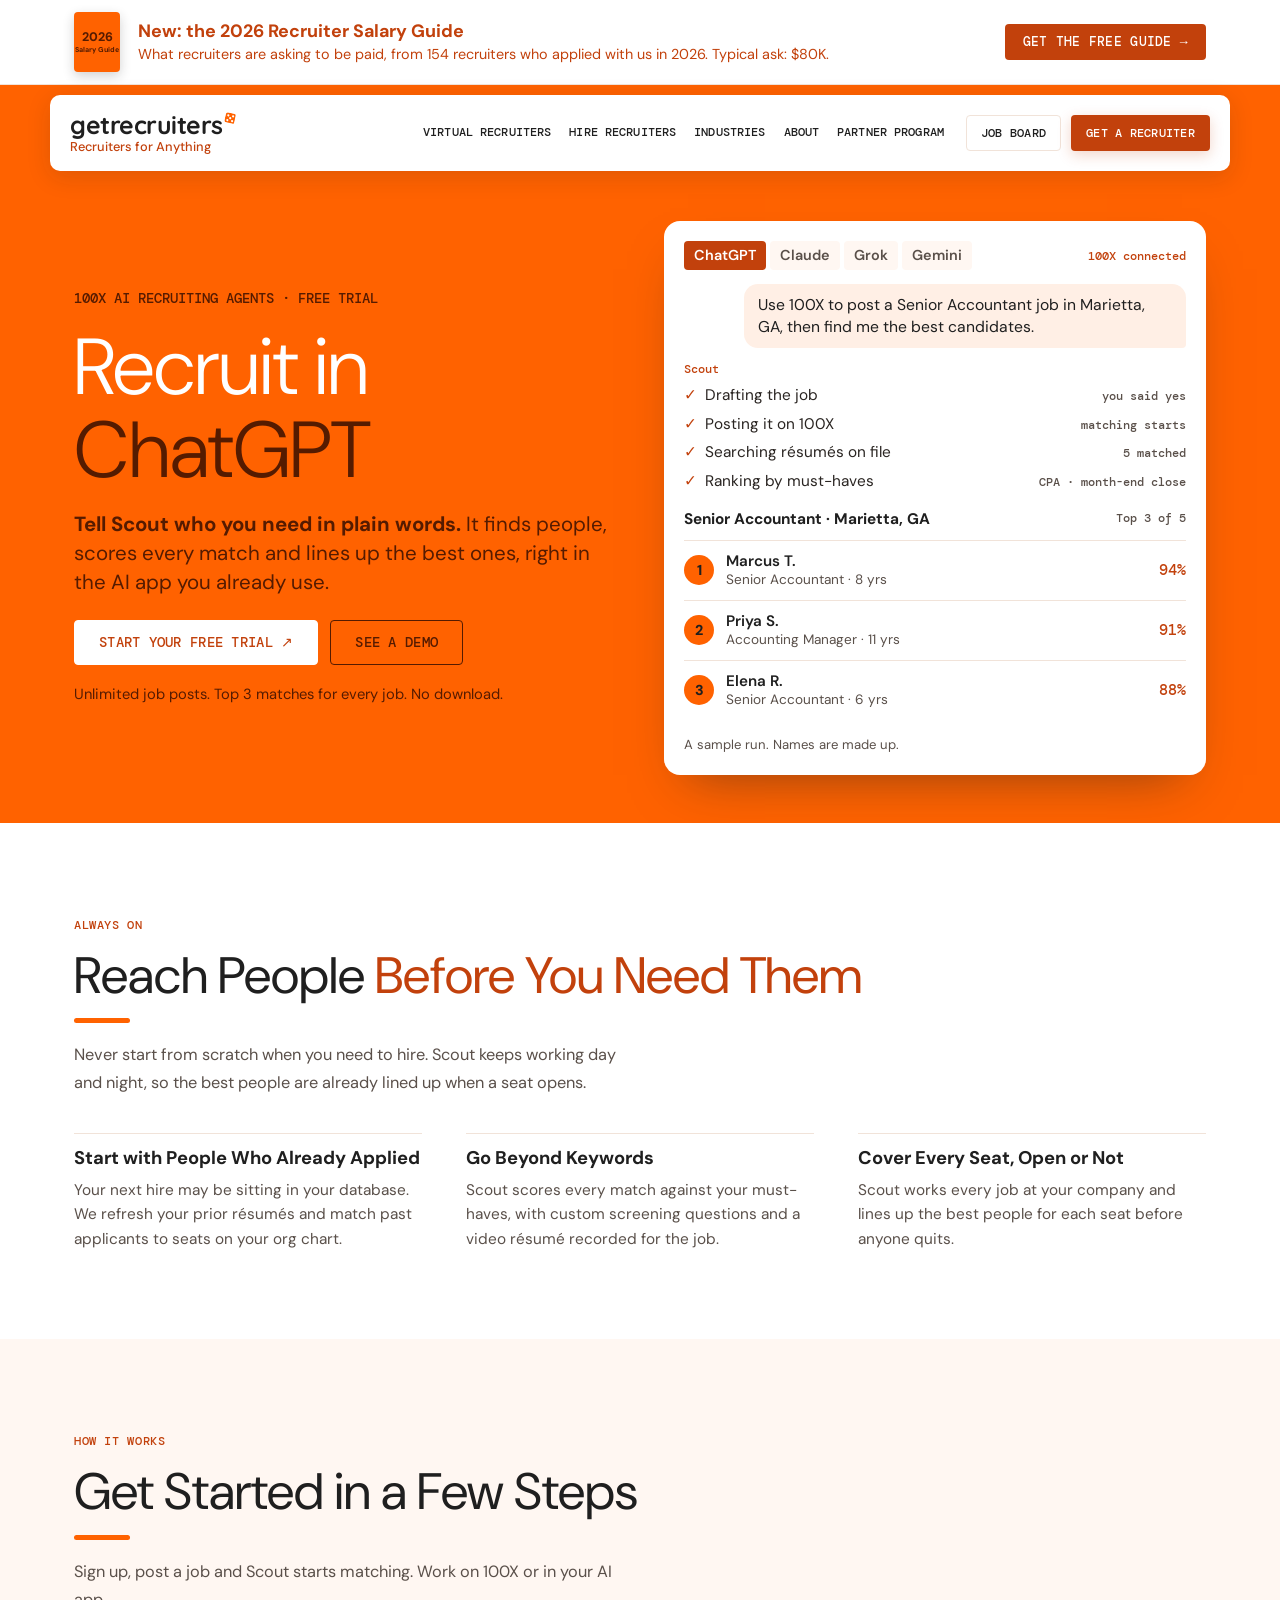
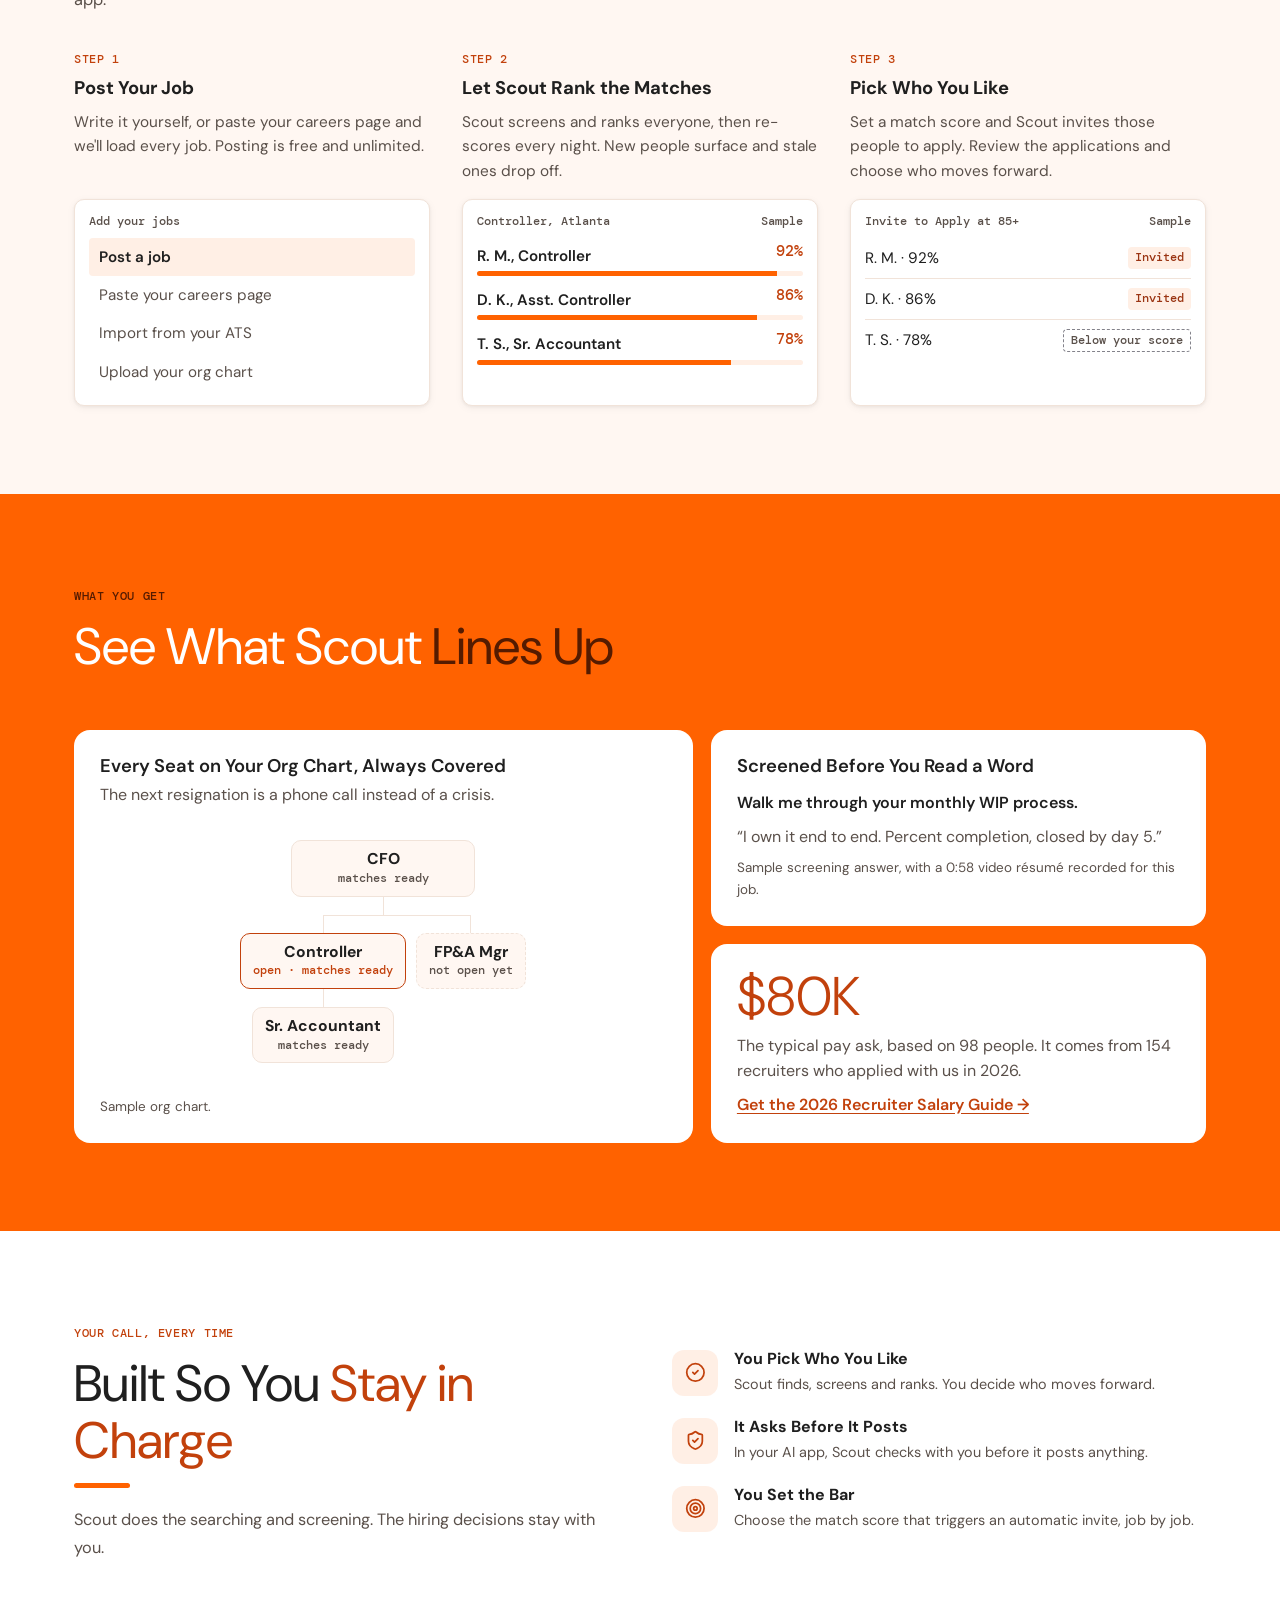
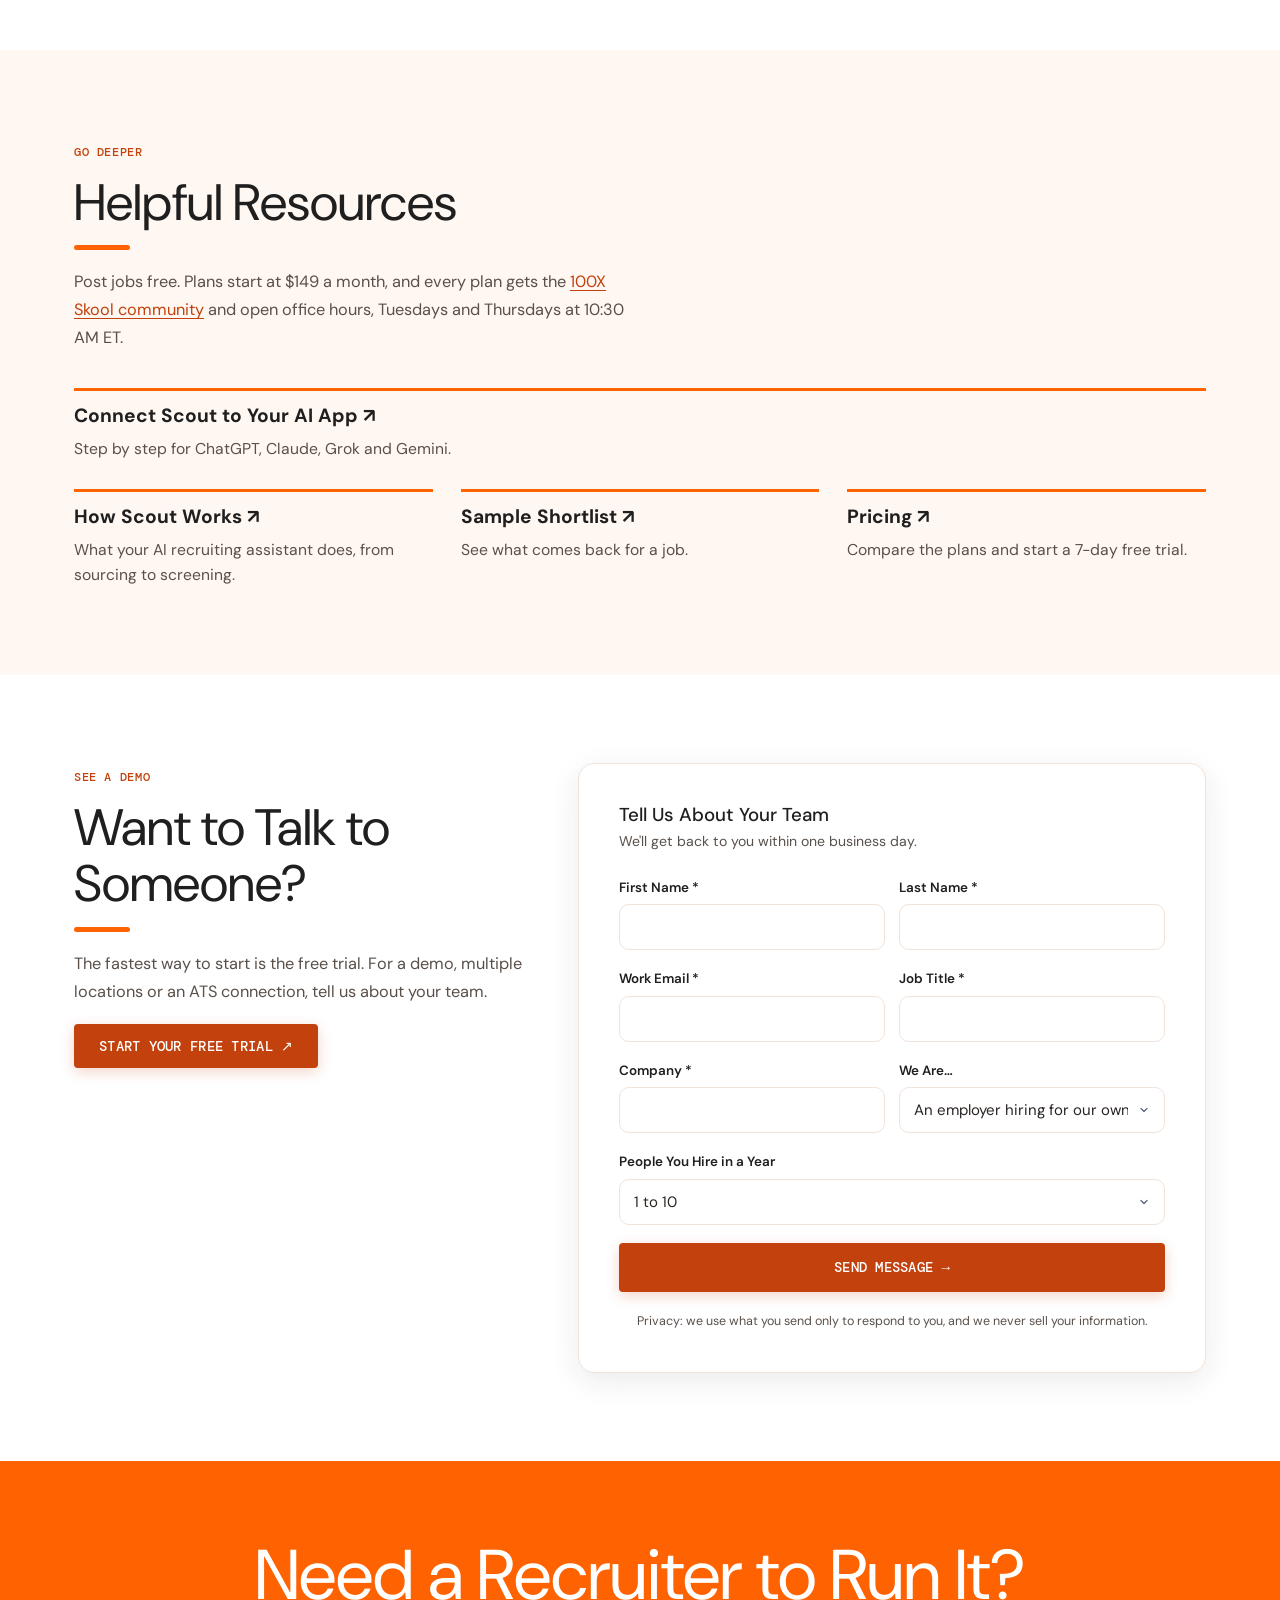
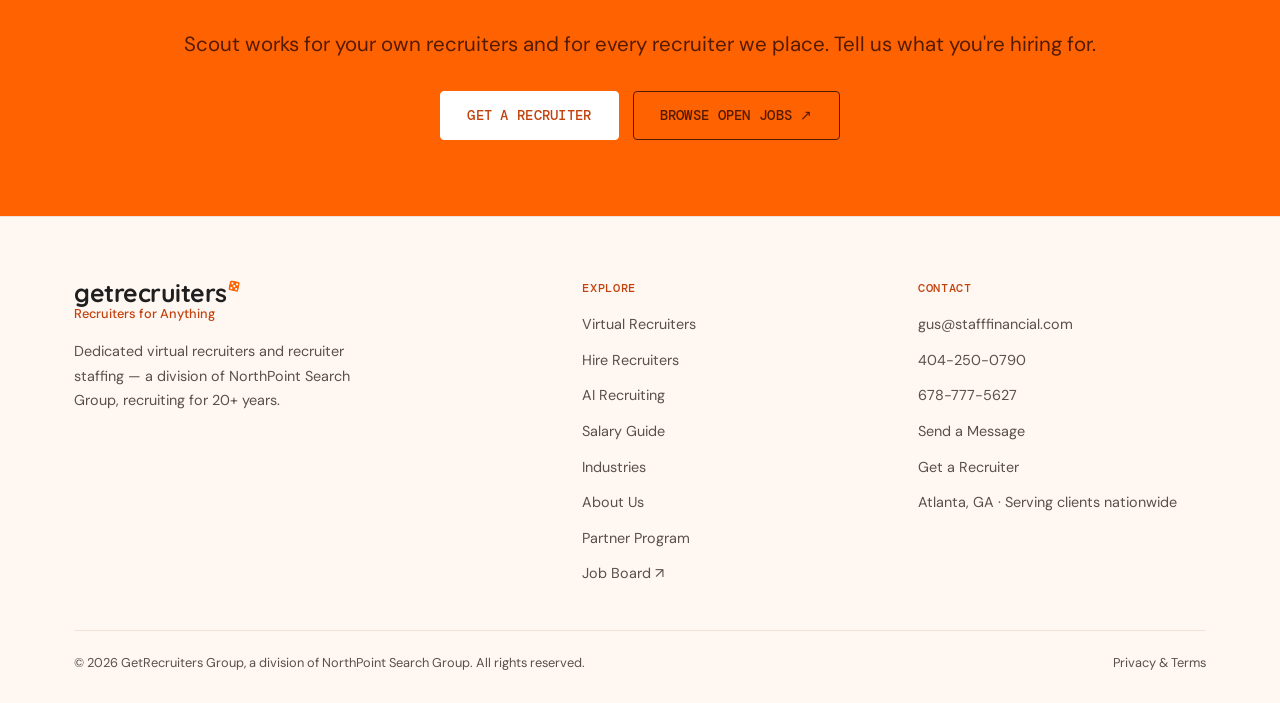
<file: ai-recruiting.html>
<!DOCTYPE html>
<html lang="en">
<head>
  <meta charset="UTF-8">
  <meta name="viewport" content="width=device-width, initial-scale=1.0">
  <link rel="icon" type="image/png" sizes="32x32" href="img/favicon-32.png">
  <link rel="apple-touch-icon" href="img/favicon-180.png">
  <title>Recruit in ChatGPT, Claude, Grok or Gemini | GetRecruiters Group</title>
  <meta name="description" content="Tell Scout who you need in plain words. It finds people, scores every match and lines up the best ones, right in the AI app you already use.">
  <link rel="canonical" href="https://www.getrecruiters.com/ai-recruiting.html">
  <meta name="robots" content="index, follow">
  <meta property="og:type" content="website">
  <meta property="og:site_name" content="GetRecruiters Group">
  <meta property="og:title" content="Recruit in ChatGPT, Claude, Grok or Gemini | GetRecruiters Group">
  <meta property="og:description" content="Tell Scout who you need in plain words. It finds people, scores every match and lines up the best ones, right in the AI app you already use.">
  <meta property="og:url" content="https://www.getrecruiters.com/ai-recruiting.html">
  <meta property="og:image" content="https://www.getrecruiters.com/img/og-image.png">
  <meta property="og:image:width" content="1200">
  <meta property="og:image:height" content="630">
  <meta property="og:locale" content="en_US">
  <meta name="twitter:card" content="summary_large_image">
  <meta name="twitter:title" content="Recruit in ChatGPT, Claude, Grok or Gemini | GetRecruiters Group">
  <meta name="twitter:description" content="Tell Scout who you need in plain words. It finds people, scores every match and lines up the best ones, right in the AI app you already use.">
  <meta name="twitter:image" content="https://www.getrecruiters.com/img/og-image.png">
  <meta name="theme-color" content="#ff6200">
  <script type="application/ld+json">
{
  "@context": "https://schema.org",
  "@graph": [
    {
      "@type": "Organization",
      "@id": "https://www.getrecruiters.com/#organization",
      "name": "GetRecruiters Group",
      "alternateName": [
        "GetRecruiters",
        "GetRecruiters.com"
      ],
      "url": "https://www.getrecruiters.com",
      "logo": {
        "@type": "ImageObject",
        "url": "https://www.getrecruiters.com/img/getrecruiters-logo.png"
      },
      "description": "GetRecruiters Group, a division of NorthPoint Search Group, provides dedicated virtual recruiters and places recruiters, sourcers, talent acquisition leaders, and HR professionals as temp, temp-to-perm, and direct hire — for data centers, construction and the skilled trades, healthcare, public accounting, financial services, and every other industry.",
      "parentOrganization": {
        "@type": "Organization",
        "name": "NorthPoint Search Group"
      },
      "address": {
        "@type": "PostalAddress",
        "addressLocality": "Atlanta",
        "addressRegion": "GA",
        "addressCountry": "US"
      },
      "telephone": [
        "+1-404-250-0790",
        "+1-678-777-5627"
      ],
      "email": "gus@stafffinancial.com",
      "areaServed": [
        "United States"
      ],
      "sameAs": []
    }
  ]
}
  </script>
  <link rel="stylesheet" href="css/styles.css">
  <script src="js/ai-recruiting.js" defer></script>
</head>
<body>

<!-- ── Salary guide banner ────────────────────── -->
<a class="guide-band" href="salary-guide.html">
  <div class="container guide-band-inner">
    <span class="guide-band-cover" aria-hidden="true">2026<small>Salary Guide</small></span>
    <div class="guide-band-text">
      <strong>New: the 2026 Recruiter Salary Guide</strong>
      <span>What recruiters are asking to be paid, from 154 recruiters who applied with us in 2026. Typical ask: $80K.</span>
    </div>
    <span class="guide-band-go">Get the Free Guide &rarr;</span>
  </div>
</a>

<!-- ── Navigation ───────────────────────────── -->
<nav class="navbar" id="navbar">
  <div class="container nav-inner">
    <a href="index.html" class="brand" aria-label="GetRecruiters Group — home">
      <span class="brand-lockup"><span class="brand-word">getrecruiters<svg class="die" viewBox="0 0 30 30" aria-hidden="true"><rect width="30" height="30" rx="7"/><circle cx="8" cy="8" r="3.2"/><circle cx="22" cy="8" r="3.2"/><circle cx="15" cy="15" r="3.2"/><circle cx="8" cy="22" r="3.2"/><circle cx="22" cy="22" r="3.2"/></svg></span><span class="brand-tag">Recruiters for Anything</span></span>
    </a>
    <div class="nav-menu" id="navMenu">
      <ul class="nav-links" id="navLinks">
        <li><a href="virtual-recruiters.html">Virtual Recruiters</a></li>
        <li><a href="hire-recruiters.html">Hire Recruiters</a></li>
        <li><a href="about.html#industries">Industries</a></li>
        <li><a href="about.html">About</a></li>
        <li><a href="partners.html">Partner Program</a></li>
      </ul>
      <div class="nav-ctas">
        <a href="https://host.pcrecruiter.net/pcrbin/jobboard.aspx?uid=Staff%20Financial.npsg" target="_blank" rel="noopener" class="btn btn-outline-dark">Job Board</a>
        <a href="request-talent.html" class="btn btn-primary">Get a Recruiter</a>
      </div>
    </div>
    <button class="nav-toggle" id="navToggle" aria-label="Open menu" aria-expanded="false" aria-controls="navMenu"><span></span><span></span><span></span></button>
  </div>
</nav>

<!-- ── Hero: the ask and Scout's answer ───────── -->
<section class="hero">
  <div class="container">
    <div class="hero-row">
      <div class="hero-panel">
        <p class="hero-eyebrow">100X AI Recruiting Agents · Free trial</p>
        <h1 aria-label="Recruit in ChatGPT, Claude, Grok or Gemini"><span aria-hidden="true">Recruit in</span> <span class="ai-word" id="ai-word" aria-hidden="true">ChatGPT</span></h1>
        <p class="hero-sub"><strong>Tell Scout who you need in plain words.</strong> It finds people, scores every match and lines up the best ones, right in the AI app you already use.</p>
        <div class="hero-actions">
          <a href="https://100xrecruiting.com" target="_blank" rel="noopener" class="btn btn-primary">Start Your Free Trial ↗</a>
          <a href="#talk" class="btn btn-white">See a Demo</a>
        </div>
        <p class="ai-fine">Unlimited job posts. Top 3 matches for every job. No download.</p>
      </div>
      <figure class="fab ai-chat">
        <div class="ai-chat-bar">
          <div class="ai-apps" role="group" aria-label="Show Scout in an AI app">
            <button type="button" data-app="ChatGPT" aria-pressed="true">ChatGPT</button>
            <button type="button" data-app="Claude" aria-pressed="false">Claude</button>
            <button type="button" data-app="Grok" aria-pressed="false">Grok</button>
            <button type="button" data-app="Gemini" aria-pressed="false">Gemini</button>
          </div>
          <span class="ai-connected">100X connected</span>
        </div>
        <p class="ai-ask">Use 100X to post a Senior Accountant job in Marietta, GA, then find me the best candidates.</p>
        <div>
          <p class="ai-who">Scout</p>
          <ul class="ai-run">
            <li>Drafting the job <em>you said yes</em></li>
            <li>Posting it on 100X <em>matching starts</em></li>
            <li>Searching résumés on file <em>5 matched</em></li>
            <li>Ranking by must-haves <em>CPA · month-end close</em></li>
          </ul>
        </div>
        <div>
          <p class="ai-shortlist"><strong>Senior Accountant · Marietta, GA</strong><span>Top 3 of 5</span></p>
          <ol>
            <li class="fab-row"><span class="fab-rank">1</span><span class="fab-who"><strong>Marcus T.</strong><span>Senior Accountant · 8 yrs</span></span><span class="ai-score">94%</span></li>
            <li class="fab-row"><span class="fab-rank">2</span><span class="fab-who"><strong>Priya S.</strong><span>Accounting Manager · 11 yrs</span></span><span class="ai-score">91%</span></li>
            <li class="fab-row"><span class="fab-rank">3</span><span class="fab-who"><strong>Elena R.</strong><span>Senior Accountant · 6 yrs</span></span><span class="ai-score">88%</span></li>
          </ol>
        </div>
        <figcaption class="ai-sample">A sample run. Names are made up.</figcaption>
      </figure>
    </div>
  </div>
</section>

<!-- ── Why it works ───────────────────────────── -->
<section class="section">
  <div class="container">
    <span class="section-kicker">Always On</span>
    <h2 class="section-title">Reach People <em>Before You Need Them</em></h2>
    <div class="section-divider"></div>
    <p class="section-sub">Never start from scratch when you need to hire. Scout keeps working day and night, so the best people are already lined up when a seat opens.</p>
    <ul class="why-list">
      <li><h3>Start with People Who Already Applied</h3><p>Your next hire may be sitting in your database. We refresh your prior résumés and match past applicants to seats on your org chart.</p></li>
      <li><h3>Go Beyond Keywords</h3><p>Scout scores every match against your must-haves, with custom screening questions and a video résumé recorded for the job.</p></li>
      <li><h3>Cover Every Seat, Open or Not</h3><p>Scout works every job at your company and lines up the best people for each seat before anyone quits.</p></li>
    </ul>
  </div>
</section>

<!-- ── Steps ──────────────────────────────────── -->
<section class="section section-alt" id="how-it-works">
  <div class="container">
    <span class="section-kicker">How It Works</span>
    <h2 class="section-title">Get Started in a Few Steps</h2>
    <div class="section-divider"></div>
    <p class="section-sub">Sign up, post a job and Scout starts matching. Work on 100X or in your AI app.</p>
    <ol class="ai-steps">
      <li class="ai-step">
        <span class="section-kicker">Step 1</span>
        <h3>Post Your Job</h3>
        <p>Write it yourself, or paste your careers page and we'll load every job. Posting is free and unlimited.</p>
        <div class="ai-mock">
          <p class="ai-mock-label"><span>Add your jobs</span></p>
          <ul class="ai-add">
            <li>Post a job</li>
            <li>Paste your careers page</li>
            <li>Import from your ATS</li>
            <li>Upload your org chart</li>
          </ul>
        </div>
      </li>
      <li class="ai-step">
        <span class="section-kicker">Step 2</span>
        <h3>Let Scout Rank the Matches</h3>
        <p>Scout screens and ranks everyone, then re-scores every night. New people surface and stale ones drop off.</p>
        <div class="ai-mock">
          <p class="ai-mock-label"><span>Controller, Atlanta</span><span>Sample</span></p>
          <div class="ai-match"><span>R. M., Controller</span><span class="ai-score">92%</span><span class="ai-meter"><i style="--s:92%"></i></span></div>
          <div class="ai-match"><span>D. K., Asst. Controller</span><span class="ai-score">86%</span><span class="ai-meter"><i style="--s:86%"></i></span></div>
          <div class="ai-match"><span>T. S., Sr. Accountant</span><span class="ai-score">78%</span><span class="ai-meter"><i style="--s:78%"></i></span></div>
        </div>
      </li>
      <li class="ai-step">
        <span class="section-kicker">Step 3</span>
        <h3>Pick Who You Like</h3>
        <p>Set a match score and Scout invites those people to apply. Review the applications and choose who moves forward.</p>
        <div class="ai-mock">
          <p class="ai-mock-label"><span>Invite to Apply at 85+</span><span>Sample</span></p>
          <div class="ai-invite"><span>R. M. · 92%</span><span class="ai-pill ai-pill-go">Invited</span></div>
          <div class="ai-invite"><span>D. K. · 86%</span><span class="ai-pill ai-pill-go">Invited</span></div>
          <div class="ai-invite"><span>T. S. · 78%</span><span class="ai-pill ai-pill-hold">Below your score</span></div>
        </div>
      </li>
    </ol>
  </div>
</section>

<!-- ── What Scout lines up ────────────────────── -->
<section class="section section-dark">
  <div class="container">
    <span class="section-kicker">What You Get</span>
    <h2 class="section-title">See What Scout <em>Lines Up</em></h2>
    <div class="section-divider"></div>
    <div class="ai-bench">
      <article class="ai-tile ai-tile-org">
        <div>
          <h3>Every Seat on Your Org Chart, Always Covered</h3>
          <p>The next resignation is a phone call instead of a crisis.</p>
        </div>
        <ul class="ai-tree">
          <li>
            <div class="ai-seat"><b>CFO</b><span>matches ready</span></div>
            <ul>
              <li>
                <div class="ai-seat ai-seat-open"><b>Controller</b><span>open · matches ready</span></div>
                <ul>
                  <li><div class="ai-seat"><b>Sr. Accountant</b><span>matches ready</span></div></li>
                </ul>
              </li>
              <li><div class="ai-seat ai-seat-later"><b>FP&amp;A Mgr</b><span>not open yet</span></div></li>
            </ul>
          </li>
        </ul>
        <p class="ai-tile-note">Sample org chart.</p>
      </article>
      <article class="ai-tile">
        <h3>Screened Before You Read a Word</h3>
        <p class="ai-q">Walk me through your monthly WIP process.</p>
        <p>“I own it end to end. Percent completion, closed by day 5.”</p>
        <p class="ai-tile-note">Sample screening answer, with a 0:58 video résumé recorded for this job.</p>
      </article>
      <article class="ai-tile">
        <p class="ai-figure">$80K</p>
        <p>The typical pay ask, based on 98 people. It comes from 154 recruiters who applied with us in 2026.</p>
        <a href="salary-guide.html">Get the 2026 Recruiter Salary Guide →</a>
      </article>
    </div>
  </div>
</section>

<!-- ── You stay in charge ─────────────────────── -->
<section class="section">
  <div class="container split">
    <div>
      <span class="section-kicker">Your Call, Every Time</span>
      <h2 class="section-title">Built So You <em>Stay in Charge</em></h2>
      <div class="section-divider"></div>
      <p class="section-sub">Scout does the searching and screening. The hiring decisions stay with you.</p>
    </div>
    <div class="feature-list">
      <div class="feature"><div class="feature-icon"><svg class="ico" aria-hidden="true" xmlns="http://www.w3.org/2000/svg" viewBox="0 0 24 24" fill="none" stroke="currentColor" stroke-width="2" stroke-linecap="round" stroke-linejoin="round" ><circle cx="12" cy="12" r="10"/><path d="m9 12 2 2 4-4"/></svg></div><div><h4>You Pick Who You Like</h4><p>Scout finds, screens and ranks. You decide who moves forward.</p></div></div>
      <div class="feature"><div class="feature-icon"><svg class="ico" aria-hidden="true" xmlns="http://www.w3.org/2000/svg" viewBox="0 0 24 24" fill="none" stroke="currentColor" stroke-width="2" stroke-linecap="round" stroke-linejoin="round" ><path d="M20 13c0 5-3.5 7.5-7.66 8.95a1 1 0 0 1-.67-.01C7.5 20.5 4 18 4 13V6a1 1 0 0 1 1-1c2 0 4.5-1.2 6.24-2.72a1.17 1.17 0 0 1 1.52 0C14.51 3.81 17 5 19 5a1 1 0 0 1 1 1z"/><path d="m9 12 2 2 4-4"/></svg></div><div><h4>It Asks Before It Posts</h4><p>In your AI app, Scout checks with you before it posts anything.</p></div></div>
      <div class="feature"><div class="feature-icon"><svg class="ico" aria-hidden="true" xmlns="http://www.w3.org/2000/svg" viewBox="0 0 24 24" fill="none" stroke="currentColor" stroke-width="2" stroke-linecap="round" stroke-linejoin="round" ><circle cx="12" cy="12" r="10"/><circle cx="12" cy="12" r="6"/><circle cx="12" cy="12" r="2"/></svg></div><div><h4>You Set the Bar</h4><p>Choose the match score that triggers an automatic invite, job by job.</p></div></div>
    </div>
  </div>
</section>

<!-- ── Resources ──────────────────────────────── -->
<section class="section section-alt">
  <div class="container">
    <span class="section-kicker">Go Deeper</span>
    <h2 class="section-title">Helpful Resources</h2>
    <div class="section-divider"></div>
    <p class="section-sub">Post jobs free. Plans start at $149 a month, and every plan gets the <a href="https://www.skool.com/100xrecruiting" target="_blank" rel="noopener" class="ai-link">100X Skool community</a> and open office hours, Tuesdays and Thursdays at 10:30 AM ET.</p>
    <ul class="services">
      <li class="services-lead"><h3><a href="https://100xrecruiting.com/ai" target="_blank" rel="noopener">Connect Scout to Your AI App ↗</a></h3><p>Step by step for ChatGPT, Claude, Grok and Gemini.</p></li>
      <li><h3><a href="https://100xrecruiting.com/platform" target="_blank" rel="noopener">How Scout Works ↗</a></h3><p>What your AI recruiting assistant does, from sourcing to screening.</p></li>
      <li><h3><a href="https://100xrecruiting.com/sample" target="_blank" rel="noopener">Sample Shortlist ↗</a></h3><p>See what comes back for a job.</p></li>
      <li><h3><a href="https://100xrecruiting.com/pricing" target="_blank" rel="noopener">Pricing ↗</a></h3><p>Compare the plans and start a 7-day free trial.</p></li>
    </ul>
  </div>
</section>

<!-- ── Talk to us ─────────────────────────────── -->
<section class="section" id="talk">
  <div class="container">
    <div class="contact-grid">
      <div>
        <span class="section-kicker">See a Demo</span>
        <h2 class="section-title">Want to Talk to Someone?</h2>
        <div class="section-divider"></div>
        <p class="section-sub">The fastest way to start is the free trial. For a demo, multiple locations or an ATS connection, tell us about your team.</p>
        <a href="https://100xrecruiting.com" target="_blank" rel="noopener" class="btn btn-primary" style="margin-top:18px;">Start Your Free Trial ↗</a>
      </div>
      <div class="form-card">
        <h3>Tell Us About Your Team</h3>
        <p class="form-intro">We'll get back to you within one business day.</p>
        <form data-form="getrecruiters-contact" action="mailto:gus@stafffinancial.com" method="POST" enctype="text/plain">
          <input type="hidden" name="notes" value="Asked from the AI Recruiting page">
          <div class="form-row">
            <div class="form-group"><label for="a-first">First Name *</label><input type="text" id="a-first" name="first_name" class="form-control" required></div>
            <div class="form-group"><label for="a-last">Last Name *</label><input type="text" id="a-last" name="last_name" class="form-control" required></div>
          </div>
          <div class="form-row">
            <div class="form-group"><label for="a-email">Work Email *</label><input type="email" id="a-email" name="email" class="form-control" required></div>
            <div class="form-group"><label for="a-title">Job Title *</label><input type="text" id="a-title" name="your_title" class="form-control" required></div>
          </div>
          <div class="form-row">
            <div class="form-group"><label for="a-company">Company *</label><input type="text" id="a-company" name="company" class="form-control" required></div>
            <div class="form-group"><label for="a-topic">We Are…</label>
              <select id="a-topic" name="topic" class="form-control">
                <option>An employer hiring for our own team</option><option>A staffing or recruiting firm</option><option>Something else</option>
              </select>
            </div>
          </div>
          <div class="form-group"><label for="a-openings">People You Hire in a Year</label>
            <select id="a-openings" name="openings" class="form-control">
              <option>1 to 10</option><option>11 to 50</option><option>51 to 200</option><option>More than 200</option>
            </select>
          </div>
          <button type="submit" class="btn btn-primary btn-lg btn-block">Send Message →</button>
          <div class="alert alert-success">✓ Message sent! We'll be in touch within one business day.</div>
        </form>
        <p class="form-note" style="margin-top:20px;">Privacy: we use what you send only to respond to you, and we never sell your information.</p>
      </div>
    </div>
  </div>
</section>

<!-- ── CTA band ───────────────────────────────── -->
<div class="cta-band">
  <div class="container">
    <h2>Need a Recruiter to Run It?</h2>
    <p>Scout works for your own recruiters and for every recruiter we place. Tell us what you're hiring for.</p>
    <div class="cta-actions">
      <a href="request-talent.html" class="btn btn-white btn-lg">Get a Recruiter</a>
      <a href="https://host.pcrecruiter.net/pcrbin/jobboard.aspx?uid=Staff%20Financial.npsg" target="_blank" rel="noopener" class="btn btn-outline-white btn-lg">Browse Open Jobs ↗</a>
    </div>
  </div>
</div>

<!-- ── Footer ─────────────────────────────────── -->
<footer>
  <div class="container">
    <div class="footer-grid">
      <div class="footer-brand">
        <a href="index.html" class="brand-chip" aria-label="GetRecruiters Group — home">
          <span class="brand-lockup"><span class="brand-word">getrecruiters<svg class="die" viewBox="0 0 30 30" aria-hidden="true"><rect width="30" height="30" rx="7"/><circle cx="8" cy="8" r="3.2"/><circle cx="22" cy="8" r="3.2"/><circle cx="15" cy="15" r="3.2"/><circle cx="8" cy="22" r="3.2"/><circle cx="22" cy="22" r="3.2"/></svg></span><span class="brand-tag">Recruiters for Anything</span></span>
        </a>
        <p>Dedicated virtual recruiters and recruiter staffing — a division of NorthPoint Search Group, recruiting for 20+ years.</p>
      </div>
      <div class="footer-col">
        <h4>Explore</h4>
        <ul>
          <li><a href="virtual-recruiters.html">Virtual Recruiters</a></li>
          <li><a href="hire-recruiters.html">Hire Recruiters</a></li>
          <li><a href="ai-recruiting.html">AI Recruiting</a></li>
          <li><a href="salary-guide.html">Salary Guide</a></li>
          <li><a href="about.html#industries">Industries</a></li>
          <li><a href="about.html">About Us</a></li>
          <li><a href="partners.html">Partner Program</a></li>
          <li><a href="https://host.pcrecruiter.net/pcrbin/jobboard.aspx?uid=Staff%20Financial.npsg" target="_blank" rel="noopener">Job Board ↗</a></li>
        </ul>
      </div>
      <div class="footer-col">
        <h4>Contact</h4>
        <ul>
          <li><a href="mailto:gus@stafffinancial.com">gus@stafffinancial.com</a></li>
          <li><a href="tel:+14042500790">404-250-0790</a></li>
          <li><a href="tel:+16787775627">678-777-5627</a></li>
          <li><a href="contact.html">Send a Message</a></li>
          <li><a href="request-talent.html">Get a Recruiter</a></li>
          <li><span>Atlanta, GA · Serving clients nationwide</span></li>
        </ul>
      </div>
    </div>
    <hr class="footer-divider">
    <div class="footer-bottom">
      <span>&copy; 2026 GetRecruiters Group, a division of NorthPoint Search Group. All rights reserved.</span>
      <a href="contact.html">Privacy &amp; Terms</a>
    </div>
  </div>
</footer>

<script src="js/main.js"></script>
</body>
</html>
</file>
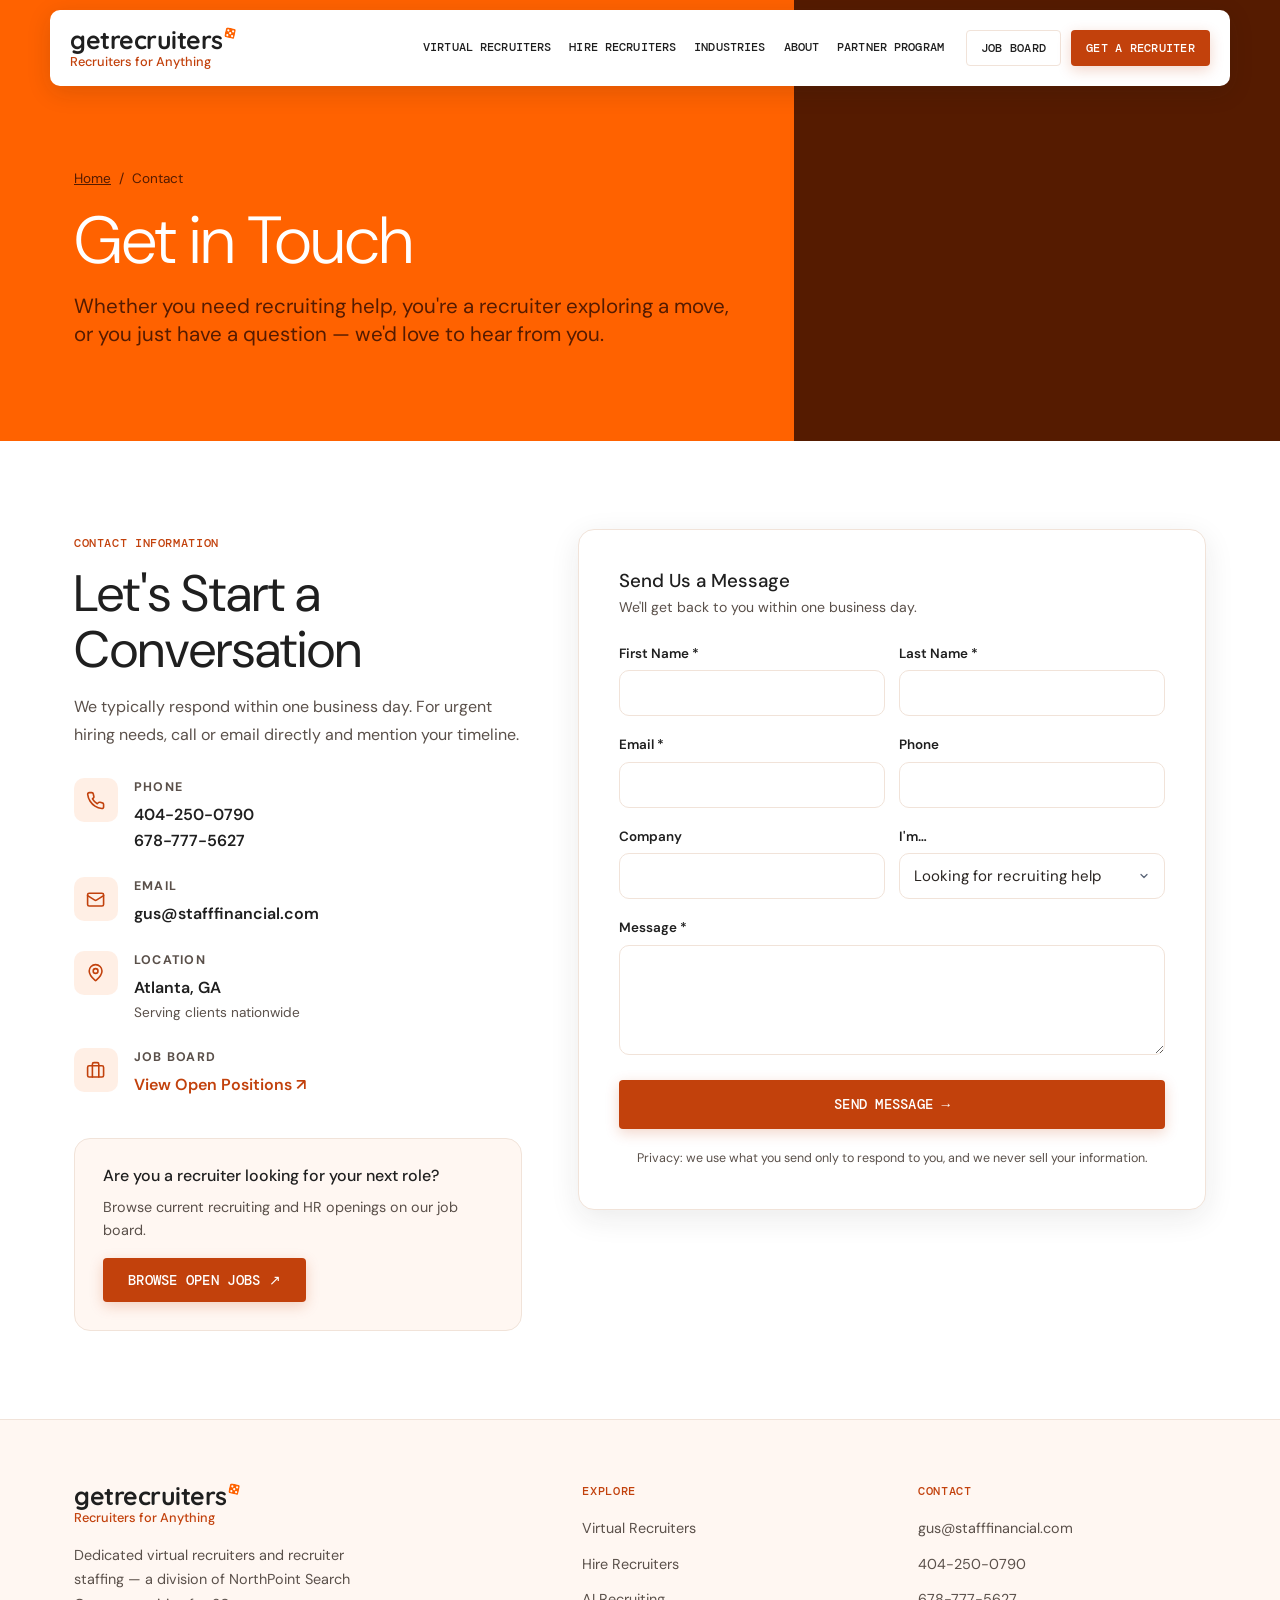
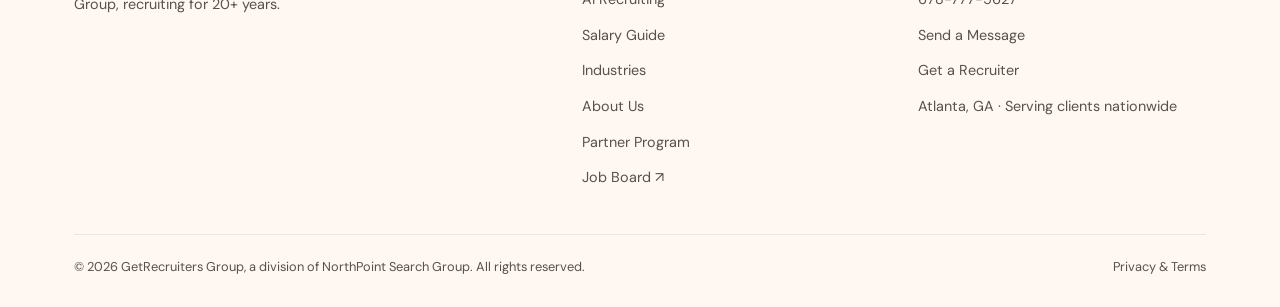
<file: contact.html>
<!DOCTYPE html>
<html lang="en">
<head>
  <meta charset="UTF-8">
  <meta name="viewport" content="width=device-width, initial-scale=1.0">
  <link rel="icon" type="image/png" sizes="32x32" href="img/favicon-32.png">
  <link rel="apple-touch-icon" href="img/favicon-180.png">
  <title>Contact | GetRecruiters Group</title>
  <meta name="description" content="Call 404-250-0790 or send a message. Virtual recruiters and recruiter staffing from GetRecruiters Group.">
  <link rel="canonical" href="https://www.getrecruiters.com/contact.html">
  <meta name="robots" content="index, follow">
  <meta property="og:type" content="website">
  <meta property="og:site_name" content="GetRecruiters Group">
  <meta property="og:title" content="Contact | GetRecruiters Group">
  <meta property="og:description" content="Call 404-250-0790 or send a message. Virtual recruiters and recruiter staffing from GetRecruiters Group.">
  <meta property="og:url" content="https://www.getrecruiters.com/contact.html">
  <meta property="og:image" content="https://www.getrecruiters.com/img/og-image.png">
  <meta property="og:image:width" content="1200">
  <meta property="og:image:height" content="630">
  <meta property="og:locale" content="en_US">
  <meta name="twitter:card" content="summary_large_image">
  <meta name="twitter:title" content="Contact | GetRecruiters Group">
  <meta name="twitter:description" content="Call 404-250-0790 or send a message. Virtual recruiters and recruiter staffing from GetRecruiters Group.">
  <meta name="twitter:image" content="https://www.getrecruiters.com/img/og-image.png">
  <meta name="theme-color" content="#ff6200">
  <script type="application/ld+json">
{
  "@context": "https://schema.org",
  "@graph": [
    {
      "@type": "Organization",
      "@id": "https://www.getrecruiters.com/#organization",
      "name": "GetRecruiters Group",
      "alternateName": [
        "GetRecruiters",
        "GetRecruiters.com"
      ],
      "url": "https://www.getrecruiters.com",
      "logo": {
        "@type": "ImageObject",
        "url": "https://www.getrecruiters.com/img/getrecruiters-logo.png"
      },
      "description": "GetRecruiters Group, a division of NorthPoint Search Group, provides dedicated virtual recruiters and places recruiters, sourcers, talent acquisition leaders, and HR professionals as temp, temp-to-perm, and direct hire — for data centers, construction and the skilled trades, healthcare, public accounting, financial services, and every other industry.",
      "parentOrganization": {
        "@type": "Organization",
        "name": "NorthPoint Search Group"
      },
      "address": {
        "@type": "PostalAddress",
        "addressLocality": "Atlanta",
        "addressRegion": "GA",
        "addressCountry": "US"
      },
      "telephone": [
        "+1-404-250-0790",
        "+1-678-777-5627"
      ],
      "email": "gus@stafffinancial.com",
      "areaServed": [
        "United States"
      ],
      "sameAs": []
    }
  ]
}
  </script>
  <link rel="stylesheet" href="css/styles.css">
</head>
<body>

<!-- ── Navigation ───────────────────────────── -->
<nav class="navbar" id="navbar">
  <div class="container nav-inner">
    <a href="index.html" class="brand" aria-label="GetRecruiters Group — home">
      <span class="brand-lockup"><span class="brand-word">getrecruiters<svg class="die" viewBox="0 0 30 30" aria-hidden="true"><rect width="30" height="30" rx="7"/><circle cx="8" cy="8" r="3.2"/><circle cx="22" cy="8" r="3.2"/><circle cx="15" cy="15" r="3.2"/><circle cx="8" cy="22" r="3.2"/><circle cx="22" cy="22" r="3.2"/></svg></span><span class="brand-tag">Recruiters for Anything</span></span>
    </a>
    <div class="nav-menu" id="navMenu">
      <ul class="nav-links" id="navLinks">
        <li><a href="virtual-recruiters.html">Virtual Recruiters</a></li>
        <li><a href="hire-recruiters.html">Hire Recruiters</a></li>
        <li><a href="about.html#industries">Industries</a></li>
        <li><a href="about.html">About</a></li>
        <li><a href="partners.html">Partner Program</a></li>
      </ul>
      <div class="nav-ctas">
        <a href="https://host.pcrecruiter.net/pcrbin/jobboard.aspx?uid=Staff%20Financial.npsg" target="_blank" rel="noopener" class="btn btn-outline-dark">Job Board</a>
        <a href="request-talent.html" class="btn btn-primary">Get a Recruiter</a>
      </div>
    </div>
    <button class="nav-toggle" id="navToggle" aria-label="Open menu" aria-expanded="false" aria-controls="navMenu"><span></span><span></span><span></span></button>
  </div>
</nav>

<!-- ── Page Hero ──────────────────────────────── -->
<section class="page-hero">
  <div class="page-hero-photo" style="background-image:url('https://images.unsplash.com/photo-1497366216548-37526070297c?auto=format&fit=crop&w=1000&q=80');background-position:center;"></div>
  <div class="container">
    <div class="breadcrumb"><a href="index.html">Home</a><span>/</span>Contact</div>
    <h1>Get in Touch</h1>
    <p>Whether you need recruiting help, you're a recruiter exploring a move, or you just have a question — we'd love to hear from you.</p>
  </div>
</section>

<section class="section">
  <div class="container">
    <div class="contact-grid">
      <div>
        <span class="section-label">Contact Information</span>
        <h2 class="section-title">Let's Start a Conversation</h2>
        <p style="color:var(--text-muted);line-height:1.8;">We typically respond within one business day. For urgent hiring needs, call or email directly and mention your timeline.</p>
        <div class="contact-list">
          <div class="contact-item"><div class="contact-icon"><svg class="ico" aria-hidden="true" xmlns="http://www.w3.org/2000/svg" viewBox="0 0 24 24" fill="none" stroke="currentColor" stroke-width="2" stroke-linecap="round" stroke-linejoin="round" ><path d="M22 16.92v3a2 2 0 0 1-2.18 2 19.79 19.79 0 0 1-8.63-3.07 19.5 19.5 0 0 1-6-6 19.79 19.79 0 0 1-3.07-8.67A2 2 0 0 1 4.11 2h3a2 2 0 0 1 2 1.72 12.84 12.84 0 0 0 .7 2.81 2 2 0 0 1-.45 2.11L8.09 9.91a16 16 0 0 0 6 6l1.27-1.27a2 2 0 0 1 2.11-.45 12.84 12.84 0 0 0 2.81.7A2 2 0 0 1 22 16.92z"/></svg></div><div><div class="contact-label">Phone</div><a href="tel:+14042500790">404-250-0790</a><br><a href="tel:+16787775627">678-777-5627</a></div></div>
          <div class="contact-item"><div class="contact-icon"><svg class="ico" aria-hidden="true" xmlns="http://www.w3.org/2000/svg" viewBox="0 0 24 24" fill="none" stroke="currentColor" stroke-width="2" stroke-linecap="round" stroke-linejoin="round" ><rect width="20" height="16" x="2" y="4" rx="2"/><path d="m22 7-8.97 5.7a1.94 1.94 0 0 1-2.06 0L2 7"/></svg></div><div><div class="contact-label">Email</div><a href="mailto:gus@stafffinancial.com">gus@stafffinancial.com</a></div></div>
          <div class="contact-item"><div class="contact-icon"><svg class="ico" aria-hidden="true" xmlns="http://www.w3.org/2000/svg" viewBox="0 0 24 24" fill="none" stroke="currentColor" stroke-width="2" stroke-linecap="round" stroke-linejoin="round" ><path d="M20 10c0 4.993-5.539 10.193-7.399 11.799a1 1 0 0 1-1.202 0C9.539 20.193 4 14.993 4 10a8 8 0 0 1 16 0"/><circle cx="12" cy="10" r="3"/></svg></div><div><div class="contact-label">Location</div><strong>Atlanta, GA</strong><div class="contact-sub">Serving clients nationwide</div></div></div>
          <div class="contact-item"><div class="contact-icon"><svg class="ico" aria-hidden="true" xmlns="http://www.w3.org/2000/svg" viewBox="0 0 24 24" fill="none" stroke="currentColor" stroke-width="2" stroke-linecap="round" stroke-linejoin="round" ><path d="M16 20V4a2 2 0 0 0-2-2h-4a2 2 0 0 0-2 2v16"/><rect width="20" height="14" x="2" y="6" rx="2"/></svg></div><div><div class="contact-label">Job Board</div><a href="https://host.pcrecruiter.net/pcrbin/jobboard.aspx?uid=Staff%20Financial.npsg" target="_blank" rel="noopener" style="color:var(--brand-text);">View Open Positions ↗</a></div></div>
        </div>
        <div class="note-card">
          <h4>Are you a recruiter looking for your next role?</h4>
          <p>Browse current recruiting and HR openings on our job board.</p>
          <a href="https://host.pcrecruiter.net/pcrbin/jobboard.aspx?uid=Staff%20Financial.npsg" target="_blank" rel="noopener" class="btn btn-primary">Browse Open Jobs ↗</a>
        </div>
      </div>

      <div class="form-card">
        <h3>Send Us a Message</h3>
        <p class="form-intro">We'll get back to you within one business day.</p>
        <form data-form="getrecruiters-contact" action="mailto:gus@stafffinancial.com" method="POST" enctype="text/plain">
          <div class="form-row">
            <div class="form-group"><label for="m-first">First Name *</label><input type="text" id="m-first" name="first_name" class="form-control" required></div>
            <div class="form-group"><label for="m-last">Last Name *</label><input type="text" id="m-last" name="last_name" class="form-control" required></div>
          </div>
          <div class="form-row">
            <div class="form-group"><label for="m-email">Email *</label><input type="email" id="m-email" name="email" class="form-control" required></div>
            <div class="form-group"><label for="m-phone">Phone</label><input type="tel" id="m-phone" name="phone" class="form-control"></div>
          </div>
          <div class="form-row">
            <div class="form-group"><label for="m-company">Company</label><input type="text" id="m-company" name="company" class="form-control"></div>
            <div class="form-group"><label for="m-topic">I'm…</label>
              <select id="m-topic" name="topic" class="form-control">
                <option>Looking for recruiting help</option><option>A recruiter looking for a new role</option><option>Interested in the Partner Program</option><option>Something else</option>
              </select>
            </div>
          </div>
          <div class="form-group"><label for="m-message">Message *</label><textarea id="m-message" name="message" class="form-control" required></textarea></div>
          <button type="submit" class="btn btn-primary btn-lg btn-block">Send Message →</button>
          <div class="alert alert-success">✓ Message sent! We'll be in touch within one business day.</div>
        </form>
        <p class="form-note" style="margin-top:20px;">Privacy: we use what you send only to respond to you, and we never sell your information.</p>
      </div>
    </div>
  </div>
</section>

<!-- ── Footer ─────────────────────────────────── -->
<footer>
  <div class="container">
    <div class="footer-grid">
      <div class="footer-brand">
        <a href="index.html" class="brand-chip" aria-label="GetRecruiters Group — home">
          <span class="brand-lockup"><span class="brand-word">getrecruiters<svg class="die" viewBox="0 0 30 30" aria-hidden="true"><rect width="30" height="30" rx="7"/><circle cx="8" cy="8" r="3.2"/><circle cx="22" cy="8" r="3.2"/><circle cx="15" cy="15" r="3.2"/><circle cx="8" cy="22" r="3.2"/><circle cx="22" cy="22" r="3.2"/></svg></span><span class="brand-tag">Recruiters for Anything</span></span>
        </a>
        <p>Dedicated virtual recruiters and recruiter staffing — a division of NorthPoint Search Group, recruiting for 20+ years.</p>
      </div>
      <div class="footer-col">
        <h4>Explore</h4>
        <ul>
          <li><a href="virtual-recruiters.html">Virtual Recruiters</a></li>
          <li><a href="hire-recruiters.html">Hire Recruiters</a></li>
          <li><a href="ai-recruiting.html">AI Recruiting</a></li>
          <li><a href="salary-guide.html">Salary Guide</a></li>
          <li><a href="about.html#industries">Industries</a></li>
          <li><a href="about.html">About Us</a></li>
          <li><a href="partners.html">Partner Program</a></li>
          <li><a href="https://host.pcrecruiter.net/pcrbin/jobboard.aspx?uid=Staff%20Financial.npsg" target="_blank" rel="noopener">Job Board ↗</a></li>
        </ul>
      </div>
      <div class="footer-col">
        <h4>Contact</h4>
        <ul>
          <li><a href="mailto:gus@stafffinancial.com">gus@stafffinancial.com</a></li>
          <li><a href="tel:+14042500790">404-250-0790</a></li>
          <li><a href="tel:+16787775627">678-777-5627</a></li>
          <li><a href="contact.html">Send a Message</a></li>
          <li><a href="request-talent.html">Get a Recruiter</a></li>
          <li><span>Atlanta, GA · Serving clients nationwide</span></li>
        </ul>
      </div>
    </div>
    <hr class="footer-divider">
    <div class="footer-bottom">
      <span>&copy; 2026 GetRecruiters Group, a division of NorthPoint Search Group. All rights reserved.</span>
      <a href="contact.html">Privacy &amp; Terms</a>
    </div>
  </div>
</footer>

<script src="js/main.js"></script>
</body>
</html>
</file>
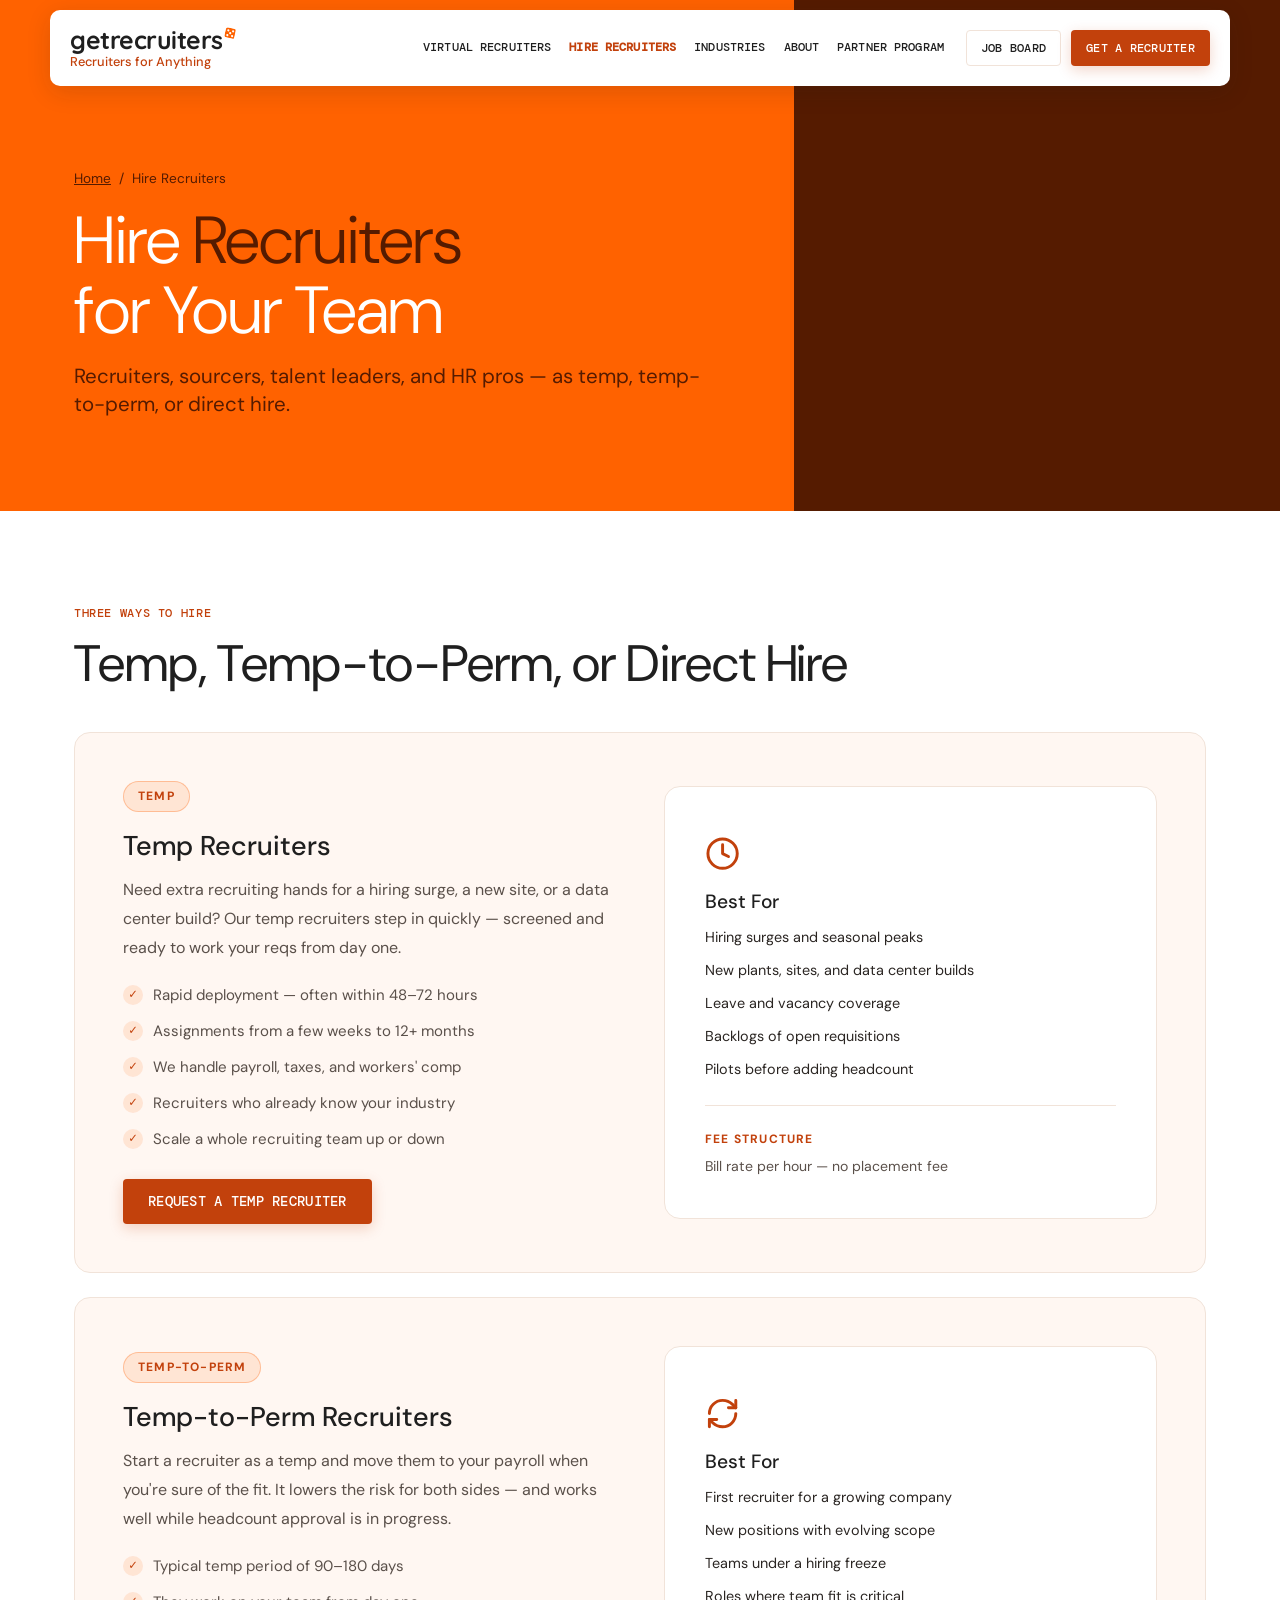
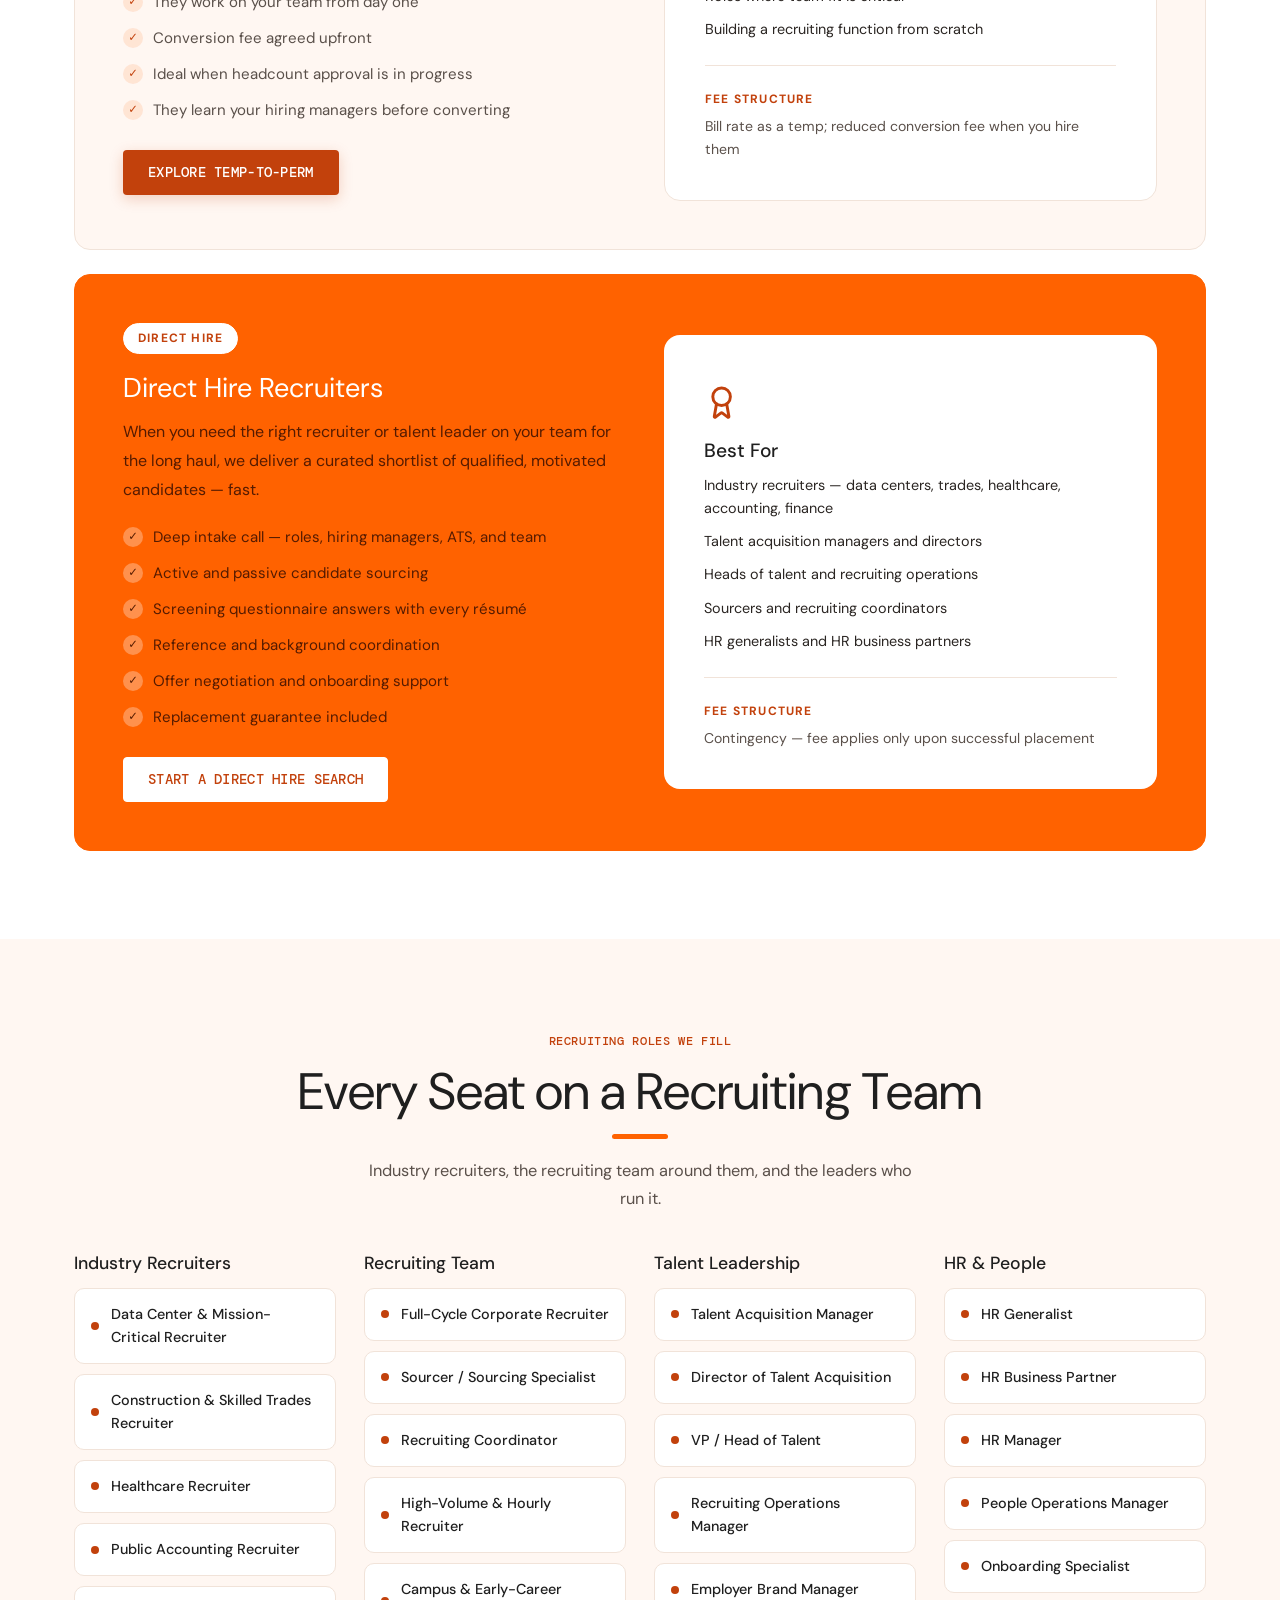
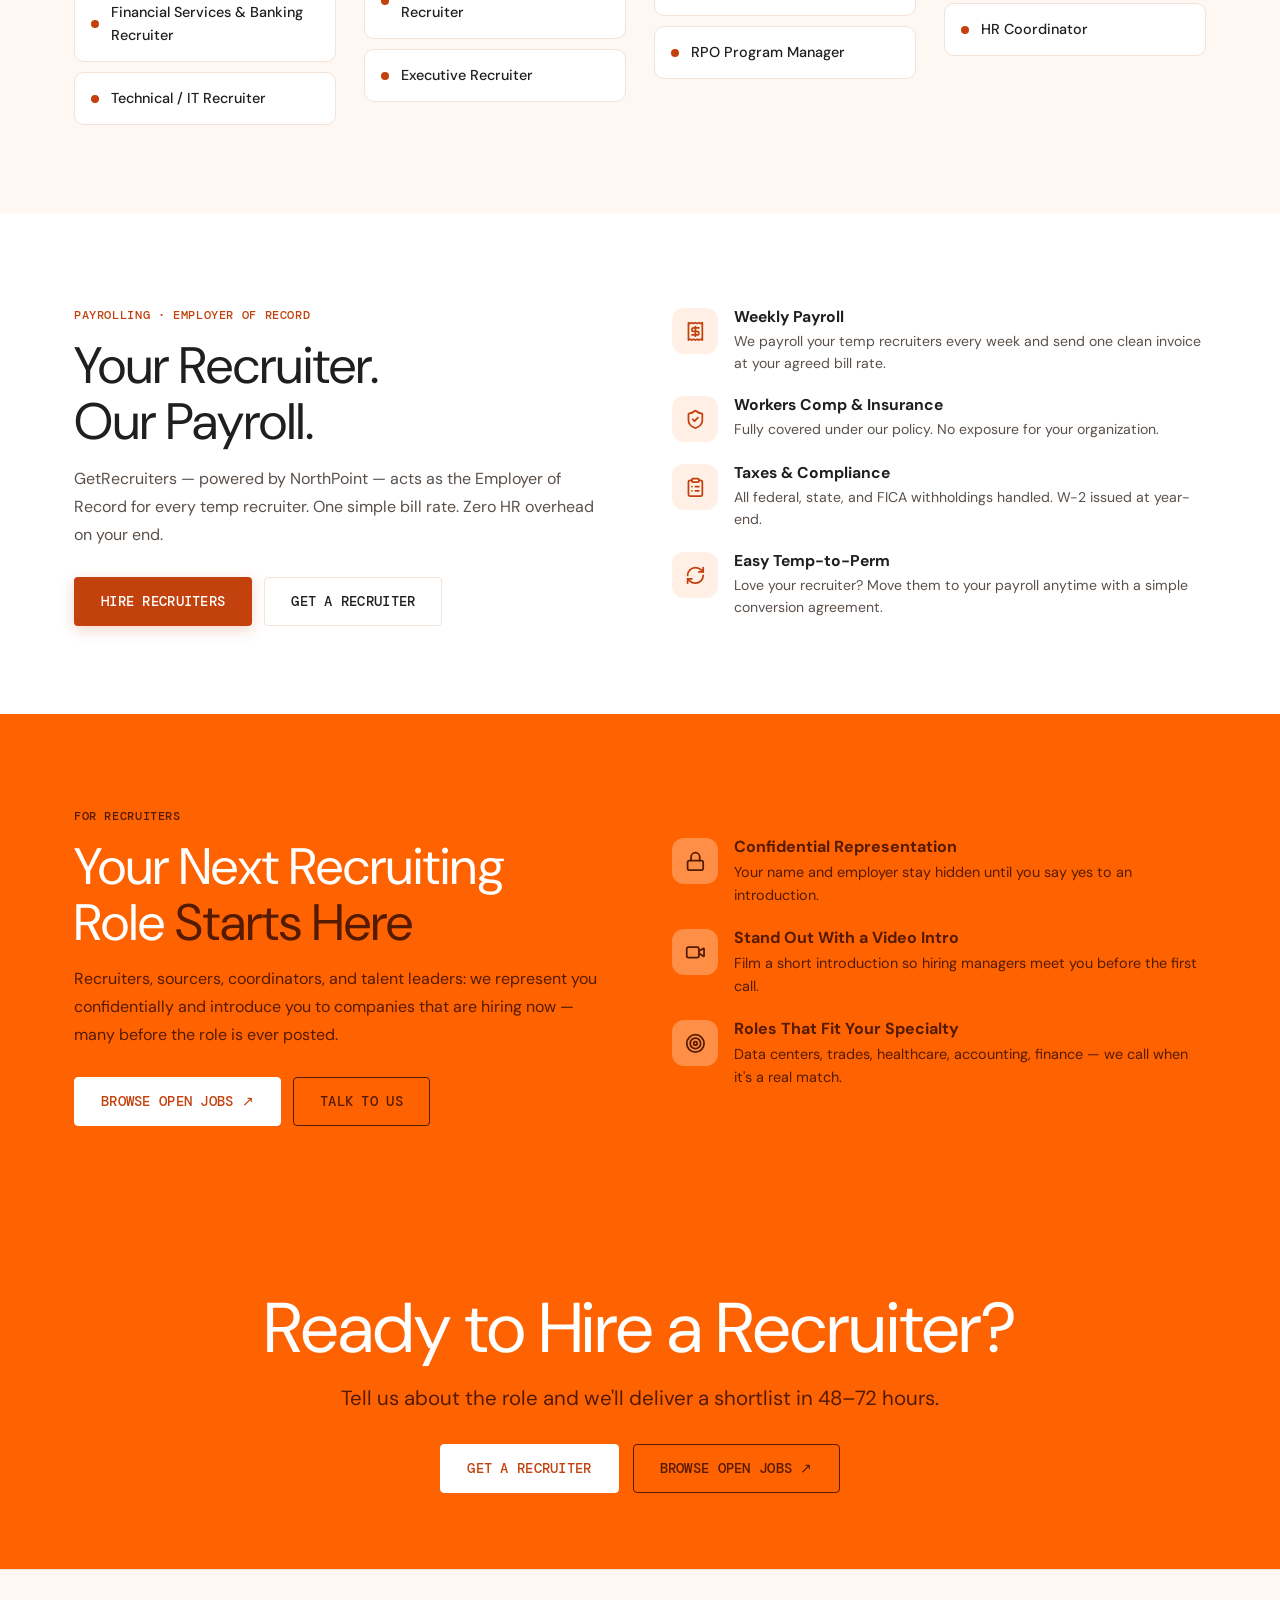
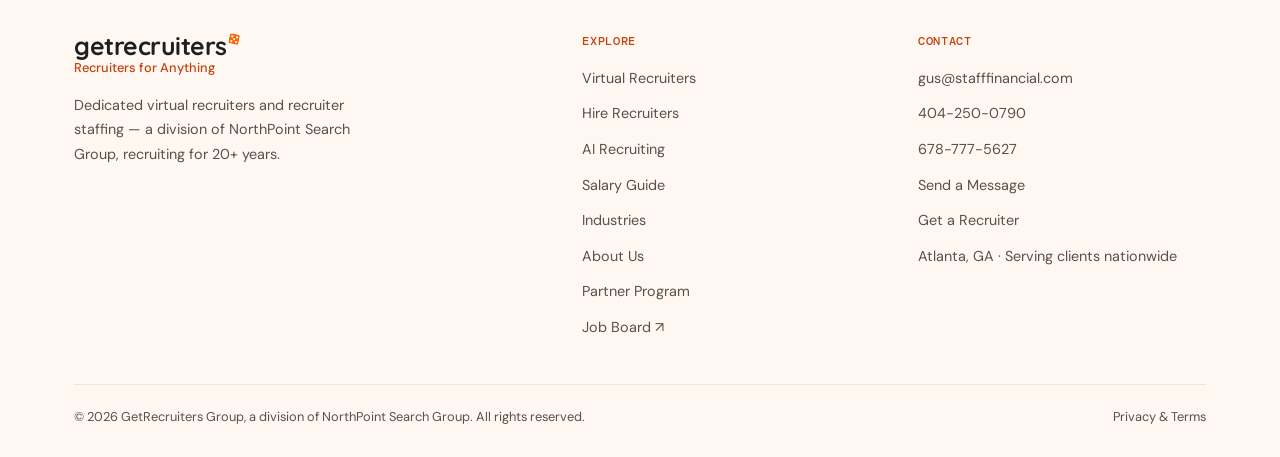
<file: hire-recruiters.html>
<!DOCTYPE html>
<html lang="en">
<head>
  <meta charset="UTF-8">
  <meta name="viewport" content="width=device-width, initial-scale=1.0">
  <link rel="icon" type="image/png" sizes="32x32" href="img/favicon-32.png">
  <link rel="apple-touch-icon" href="img/favicon-180.png">
  <title>Hire Recruiters: Temp, Temp-to-Perm &amp; Direct Hire | GetRecruiters Group</title>
  <meta name="description" content="Hire recruiters, sourcers, talent acquisition leaders, and HR pros as temp, temp-to-perm, or direct hire.">
  <link rel="canonical" href="https://www.getrecruiters.com/hire-recruiters.html">
  <meta name="robots" content="index, follow">
  <meta property="og:type" content="website">
  <meta property="og:site_name" content="GetRecruiters Group">
  <meta property="og:title" content="Hire Recruiters: Temp, Temp-to-Perm &amp; Direct Hire | GetRecruiters Group">
  <meta property="og:description" content="Hire recruiters, sourcers, talent acquisition leaders, and HR pros as temp, temp-to-perm, or direct hire.">
  <meta property="og:url" content="https://www.getrecruiters.com/hire-recruiters.html">
  <meta property="og:image" content="https://www.getrecruiters.com/img/og-image.png">
  <meta property="og:image:width" content="1200">
  <meta property="og:image:height" content="630">
  <meta property="og:locale" content="en_US">
  <meta name="twitter:card" content="summary_large_image">
  <meta name="twitter:title" content="Hire Recruiters: Temp, Temp-to-Perm &amp; Direct Hire | GetRecruiters Group">
  <meta name="twitter:description" content="Hire recruiters, sourcers, talent acquisition leaders, and HR pros as temp, temp-to-perm, or direct hire.">
  <meta name="twitter:image" content="https://www.getrecruiters.com/img/og-image.png">
  <meta name="theme-color" content="#ff6200">
  <script type="application/ld+json">
{
  "@context": "https://schema.org",
  "@graph": [
    {
      "@type": "Organization",
      "@id": "https://www.getrecruiters.com/#organization",
      "name": "GetRecruiters Group",
      "alternateName": [
        "GetRecruiters",
        "GetRecruiters.com"
      ],
      "url": "https://www.getrecruiters.com",
      "logo": {
        "@type": "ImageObject",
        "url": "https://www.getrecruiters.com/img/getrecruiters-logo.png"
      },
      "description": "GetRecruiters Group, a division of NorthPoint Search Group, provides dedicated virtual recruiters and places recruiters, sourcers, talent acquisition leaders, and HR professionals as temp, temp-to-perm, and direct hire — for data centers, construction and the skilled trades, healthcare, public accounting, financial services, and every other industry.",
      "parentOrganization": {
        "@type": "Organization",
        "name": "NorthPoint Search Group"
      },
      "address": {
        "@type": "PostalAddress",
        "addressLocality": "Atlanta",
        "addressRegion": "GA",
        "addressCountry": "US"
      },
      "telephone": [
        "+1-404-250-0790",
        "+1-678-777-5627"
      ],
      "email": "gus@stafffinancial.com",
      "areaServed": [
        "United States"
      ],
      "sameAs": []
    }
  ]
}
  </script>
  <link rel="stylesheet" href="css/styles.css">
</head>
<body>

<!-- ── Navigation ───────────────────────────── -->
<nav class="navbar" id="navbar">
  <div class="container nav-inner">
    <a href="index.html" class="brand" aria-label="GetRecruiters Group — home">
      <span class="brand-lockup"><span class="brand-word">getrecruiters<svg class="die" viewBox="0 0 30 30" aria-hidden="true"><rect width="30" height="30" rx="7"/><circle cx="8" cy="8" r="3.2"/><circle cx="22" cy="8" r="3.2"/><circle cx="15" cy="15" r="3.2"/><circle cx="8" cy="22" r="3.2"/><circle cx="22" cy="22" r="3.2"/></svg></span><span class="brand-tag">Recruiters for Anything</span></span>
    </a>
    <div class="nav-menu" id="navMenu">
      <ul class="nav-links" id="navLinks">
        <li><a href="virtual-recruiters.html">Virtual Recruiters</a></li>
        <li><a href="hire-recruiters.html">Hire Recruiters</a></li>
        <li><a href="about.html#industries">Industries</a></li>
        <li><a href="about.html">About</a></li>
        <li><a href="partners.html">Partner Program</a></li>
      </ul>
      <div class="nav-ctas">
        <a href="https://host.pcrecruiter.net/pcrbin/jobboard.aspx?uid=Staff%20Financial.npsg" target="_blank" rel="noopener" class="btn btn-outline-dark">Job Board</a>
        <a href="request-talent.html" class="btn btn-primary">Get a Recruiter</a>
      </div>
    </div>
    <button class="nav-toggle" id="navToggle" aria-label="Open menu" aria-expanded="false" aria-controls="navMenu"><span></span><span></span><span></span></button>
  </div>
</nav>

<!-- ── Page Hero ──────────────────────────────── -->
<section class="page-hero">
  <div class="page-hero-photo" style="background-image:url('https://images.unsplash.com/photo-1568992687947-868a62a9f521?auto=format&fit=crop&w=1000&q=80');background-position:center;"></div>
  <div class="container">
    <div class="breadcrumb"><a href="index.html">Home</a><span>/</span>Hire Recruiters</div>
    <h1>Hire <em>Recruiters</em> for Your Team</h1>
    <p>Recruiters, sourcers, talent leaders, and HR pros — as temp, temp-to-perm, or direct hire.</p>
  </div>
</section>

<section class="section">
  <div class="container">
    <span class="section-kicker">Three Ways to Hire</span>
    <h2 class="section-title">Temp, Temp-to-Perm, or Direct Hire</h2>
    <div class="svc-blocks">
    <div class="svc-block" id="temp">
      <div>
        <span class="pill-tag">Temp</span>
        <h3>Temp Recruiters</h3>
        <p>Need extra recruiting hands for a hiring surge, a new site, or a data center build? Our temp recruiters step in quickly — screened and ready to work your reqs from day one.</p>
        <ul class="checklist">
          <li>Rapid deployment — often within 48–72 hours</li>
          <li>Assignments from a few weeks to 12+ months</li>
          <li>We handle payroll, taxes, and workers' comp</li>
          <li>Recruiters who already know your industry</li>
          <li>Scale a whole recruiting team up or down</li>
        </ul>
        <a href="request-talent.html" class="btn btn-primary">Request a Temp Recruiter</a>
      </div>
      <div class="svc-aside">
        <div class="aside-ico"><svg class="ico" aria-hidden="true" xmlns="http://www.w3.org/2000/svg" viewBox="0 0 24 24" fill="none" stroke="currentColor" stroke-width="2" stroke-linecap="round" stroke-linejoin="round" ><circle cx="12" cy="12" r="10"/><polyline points="12 6 12 12 16 14"/></svg></div>
        <h4>Best For</h4>
        <ul>
          <li>Hiring surges and seasonal peaks</li>
          <li>New plants, sites, and data center builds</li>
          <li>Leave and vacancy coverage</li>
          <li>Backlogs of open requisitions</li>
          <li>Pilots before adding headcount</li>
        </ul>
        <div class="fee">
          <div class="fee-label">Fee Structure</div>
          <div class="fee-text">Bill rate per hour — no placement fee</div>
        </div>
      </div>
    </div>
    <div class="svc-block" id="temp-to-perm">
      <div>
        <span class="pill-tag">Temp-to-Perm</span>
        <h3>Temp-to-Perm Recruiters</h3>
        <p>Start a recruiter as a temp and move them to your payroll when you're sure of the fit. It lowers the risk for both sides — and works well while headcount approval is in progress.</p>
        <ul class="checklist">
          <li>Typical temp period of 90–180 days</li>
          <li>They work on your team from day one</li>
          <li>Conversion fee agreed upfront</li>
          <li>Ideal when headcount approval is in progress</li>
          <li>They learn your hiring managers before converting</li>
        </ul>
        <a href="request-talent.html" class="btn btn-primary">Explore Temp-to-Perm</a>
      </div>
      <div class="svc-aside">
        <div class="aside-ico"><svg class="ico" aria-hidden="true" xmlns="http://www.w3.org/2000/svg" viewBox="0 0 24 24" fill="none" stroke="currentColor" stroke-width="2" stroke-linecap="round" stroke-linejoin="round" ><path d="M3 12a9 9 0 0 1 9-9 9.75 9.75 0 0 1 6.74 2.74L21 8"/><path d="M21 3v5h-5"/><path d="M21 12a9 9 0 0 1-9 9 9.75 9.75 0 0 1-6.74-2.74L3 16"/><path d="M8 16H3v5"/></svg></div>
        <h4>Best For</h4>
        <ul>
          <li>First recruiter for a growing company</li>
          <li>New positions with evolving scope</li>
          <li>Teams under a hiring freeze</li>
          <li>Roles where team fit is critical</li>
          <li>Building a recruiting function from scratch</li>
        </ul>
        <div class="fee">
          <div class="fee-label">Fee Structure</div>
          <div class="fee-text">Bill rate as a temp; reduced conversion fee when you hire them</div>
        </div>
      </div>
    </div>
    <div class="svc-block svc-block--dark" id="direct">
      <div>
        <span class="pill-tag">Direct Hire</span>
        <h3>Direct Hire Recruiters</h3>
        <p>When you need the right recruiter or talent leader on your team for the long haul, we deliver a curated shortlist of qualified, motivated candidates — fast.</p>
        <ul class="checklist">
          <li>Deep intake call — roles, hiring managers, ATS, and team</li>
          <li>Active and passive candidate sourcing</li>
          <li>Screening questionnaire answers with every résumé</li>
          <li>Reference and background coordination</li>
          <li>Offer negotiation and onboarding support</li>
          <li>Replacement guarantee included</li>
        </ul>
        <a href="request-talent.html" class="btn btn-white">Start a Direct Hire Search</a>
      </div>
      <div class="svc-aside">
        <div class="aside-ico"><svg class="ico" aria-hidden="true" xmlns="http://www.w3.org/2000/svg" viewBox="0 0 24 24" fill="none" stroke="currentColor" stroke-width="2" stroke-linecap="round" stroke-linejoin="round" ><path d="m15.477 12.89 1.515 8.526a.5.5 0 0 1-.81.47l-3.58-2.687a1 1 0 0 0-1.197 0l-3.586 2.686a.5.5 0 0 1-.81-.469l1.514-8.526"/><circle cx="12" cy="8" r="6"/></svg></div>
        <h4>Best For</h4>
        <ul>
          <li>Industry recruiters — data centers, trades, healthcare, accounting, finance</li>
          <li>Talent acquisition managers and directors</li>
          <li>Heads of talent and recruiting operations</li>
          <li>Sourcers and recruiting coordinators</li>
          <li>HR generalists and HR business partners</li>
        </ul>
        <div class="fee">
          <div class="fee-label">Fee Structure</div>
          <div class="fee-text">Contingency — fee applies only upon successful placement</div>
        </div>
      </div>
    </div>
    </div>
  </div>
</section>

<section class="section section-alt" id="titles" style="scroll-margin-top:calc(var(--nav-h) + 8px);">
  <div class="container">
    <div class="centered">
      <span class="section-kicker">Recruiting Roles We Fill</span>
      <h2 class="section-title">Every Seat on a Recruiting Team</h2>
      <div class="section-divider"></div>
      <p class="section-sub">Industry recruiters, the recruiting team around them, and the leaders who run it.</p>
    </div>
    <div style="display:grid;grid-template-columns:repeat(auto-fit,minmax(240px,1fr));gap:28px;margin-top:40px;">
      <div>
        <h3 style="font-size:1.1rem;margin-bottom:14px;">Industry Recruiters</h3>
        <div class="specialty-grid" style="grid-template-columns:1fr;">
          <div class="specialty-item"><span class="specialty-dot"></span>Data Center &amp; Mission-Critical Recruiter</div>
          <div class="specialty-item"><span class="specialty-dot"></span>Construction &amp; Skilled Trades Recruiter</div>
          <div class="specialty-item"><span class="specialty-dot"></span>Healthcare Recruiter</div>
          <div class="specialty-item"><span class="specialty-dot"></span>Public Accounting Recruiter</div>
          <div class="specialty-item"><span class="specialty-dot"></span>Financial Services &amp; Banking Recruiter</div>
          <div class="specialty-item"><span class="specialty-dot"></span>Technical / IT Recruiter</div>
        </div>
      </div>
      <div>
        <h3 style="font-size:1.1rem;margin-bottom:14px;">Recruiting Team</h3>
        <div class="specialty-grid" style="grid-template-columns:1fr;">
          <div class="specialty-item"><span class="specialty-dot"></span>Full-Cycle Corporate Recruiter</div>
          <div class="specialty-item"><span class="specialty-dot"></span>Sourcer / Sourcing Specialist</div>
          <div class="specialty-item"><span class="specialty-dot"></span>Recruiting Coordinator</div>
          <div class="specialty-item"><span class="specialty-dot"></span>High-Volume &amp; Hourly Recruiter</div>
          <div class="specialty-item"><span class="specialty-dot"></span>Campus &amp; Early-Career Recruiter</div>
          <div class="specialty-item"><span class="specialty-dot"></span>Executive Recruiter</div>
        </div>
      </div>
      <div>
        <h3 style="font-size:1.1rem;margin-bottom:14px;">Talent Leadership</h3>
        <div class="specialty-grid" style="grid-template-columns:1fr;">
          <div class="specialty-item"><span class="specialty-dot"></span>Talent Acquisition Manager</div>
          <div class="specialty-item"><span class="specialty-dot"></span>Director of Talent Acquisition</div>
          <div class="specialty-item"><span class="specialty-dot"></span>VP / Head of Talent</div>
          <div class="specialty-item"><span class="specialty-dot"></span>Recruiting Operations Manager</div>
          <div class="specialty-item"><span class="specialty-dot"></span>Employer Brand Manager</div>
          <div class="specialty-item"><span class="specialty-dot"></span>RPO Program Manager</div>
        </div>
      </div>
      <div>
        <h3 style="font-size:1.1rem;margin-bottom:14px;">HR &amp; People</h3>
        <div class="specialty-grid" style="grid-template-columns:1fr;">
          <div class="specialty-item"><span class="specialty-dot"></span>HR Generalist</div>
          <div class="specialty-item"><span class="specialty-dot"></span>HR Business Partner</div>
          <div class="specialty-item"><span class="specialty-dot"></span>HR Manager</div>
          <div class="specialty-item"><span class="specialty-dot"></span>People Operations Manager</div>
          <div class="specialty-item"><span class="specialty-dot"></span>Onboarding Specialist</div>
          <div class="specialty-item"><span class="specialty-dot"></span>HR Coordinator</div>
        </div>
      </div>
    </div>
  </div>
</section>

<!-- ── EOR band ───────────────────────────────── -->
<div class="eor-band">
  <div class="container">
    <div class="eor-grid">
      <div>
        <span class="section-kicker">Payrolling · Employer of Record</span>
        <h2 class="section-title">Your Recruiter.<br>Our Payroll.</h2>
        <p style="color:var(--text-muted);line-height:1.75;margin-bottom:28px;">GetRecruiters — powered by NorthPoint — acts as the Employer of Record for every temp recruiter. One simple bill rate. Zero HR overhead on your end.</p>
        <div style="display:flex;gap:12px;flex-wrap:wrap;">
          <a href="hire-recruiters.html" class="btn btn-primary btn-lg">Hire Recruiters</a>
          <a href="request-talent.html" class="btn btn-outline-dark btn-lg">Get a Recruiter</a>
        </div>
      </div>
      <div class="eor-features">
        <div class="eor-feature">
          <div class="eor-icon-wrap"><svg class="ico" aria-hidden="true" xmlns="http://www.w3.org/2000/svg" viewBox="0 0 24 24" fill="none" stroke="currentColor" stroke-width="2" stroke-linecap="round" stroke-linejoin="round" ><path d="M4 2v20l2-1 2 1 2-1 2 1 2-1 2 1 2-1 2 1V2l-2 1-2-1-2 1-2-1-2 1-2-1-2 1Z"/><path d="M16 8h-6a2 2 0 1 0 0 4h4a2 2 0 1 1 0 4H8"/><path d="M12 17.5v-11"/></svg></div>
          <div>
            <h4>Weekly Payroll</h4>
            <p>We payroll your temp recruiters every week and send one clean invoice at your agreed bill rate.</p>
          </div>
        </div>
        <div class="eor-feature">
          <div class="eor-icon-wrap"><svg class="ico" aria-hidden="true" xmlns="http://www.w3.org/2000/svg" viewBox="0 0 24 24" fill="none" stroke="currentColor" stroke-width="2" stroke-linecap="round" stroke-linejoin="round" ><path d="M20 13c0 5-3.5 7.5-7.66 8.95a1 1 0 0 1-.67-.01C7.5 20.5 4 18 4 13V6a1 1 0 0 1 1-1c2 0 4.5-1.2 6.24-2.72a1.17 1.17 0 0 1 1.52 0C14.51 3.81 17 5 19 5a1 1 0 0 1 1 1z"/><path d="m9 12 2 2 4-4"/></svg></div>
          <div>
            <h4>Workers Comp &amp; Insurance</h4>
            <p>Fully covered under our policy. No exposure for your organization.</p>
          </div>
        </div>
        <div class="eor-feature">
          <div class="eor-icon-wrap"><svg class="ico" aria-hidden="true" xmlns="http://www.w3.org/2000/svg" viewBox="0 0 24 24" fill="none" stroke="currentColor" stroke-width="2" stroke-linecap="round" stroke-linejoin="round" ><rect width="8" height="4" x="8" y="2" rx="1" ry="1"/><path d="M16 4h2a2 2 0 0 1 2 2v14a2 2 0 0 1-2 2H6a2 2 0 0 1-2-2V6a2 2 0 0 1 2-2h2"/><path d="M12 11h4"/><path d="M12 16h4"/><path d="M8 11h.01"/><path d="M8 16h.01"/></svg></div>
          <div>
            <h4>Taxes &amp; Compliance</h4>
            <p>All federal, state, and FICA withholdings handled. W-2 issued at year-end.</p>
          </div>
        </div>
        <div class="eor-feature">
          <div class="eor-icon-wrap"><svg class="ico" aria-hidden="true" xmlns="http://www.w3.org/2000/svg" viewBox="0 0 24 24" fill="none" stroke="currentColor" stroke-width="2" stroke-linecap="round" stroke-linejoin="round" ><path d="M3 12a9 9 0 0 1 9-9 9.75 9.75 0 0 1 6.74 2.74L21 8"/><path d="M21 3v5h-5"/><path d="M21 12a9 9 0 0 1-9 9 9.75 9.75 0 0 1-6.74-2.74L3 16"/><path d="M8 16H3v5"/></svg></div>
          <div>
            <h4>Easy Temp-to-Perm</h4>
            <p>Love your recruiter? Move them to your payroll anytime with a simple conversion agreement.</p>
          </div>
        </div>
      </div>
    </div>
  </div>
</div>

<section class="section section-dark">
  <div class="container split">
    <div>
      <span class="section-kicker">For Recruiters</span>
      <h2 class="section-title">Your Next Recruiting<br>Role <em>Starts Here</em></h2>
      <p>Recruiters, sourcers, coordinators, and talent leaders: we represent you confidentially and introduce you to companies that are hiring now — many before the role is ever posted.</p>
      <div style="display:flex;gap:12px;flex-wrap:wrap;">
        <a href="https://host.pcrecruiter.net/pcrbin/jobboard.aspx?uid=Staff%20Financial.npsg" target="_blank" rel="noopener" class="btn btn-white btn-lg">Browse Open Jobs ↗</a>
        <a href="contact.html" class="btn btn-outline-white btn-lg">Talk to Us</a>
      </div>
    </div>
    <div class="feature-list">
      <div class="feature"><div class="feature-icon"><svg class="ico" aria-hidden="true" xmlns="http://www.w3.org/2000/svg" viewBox="0 0 24 24" fill="none" stroke="currentColor" stroke-width="2" stroke-linecap="round" stroke-linejoin="round" ><rect width="18" height="11" x="3" y="11" rx="2" ry="2"/><path d="M7 11V7a5 5 0 0 1 10 0v4"/></svg></div><div><h4>Confidential Representation</h4><p>Your name and employer stay hidden until you say yes to an introduction.</p></div></div>
      <div class="feature"><div class="feature-icon"><svg class="ico" aria-hidden="true" xmlns="http://www.w3.org/2000/svg" viewBox="0 0 24 24" fill="none" stroke="currentColor" stroke-width="2" stroke-linecap="round" stroke-linejoin="round" ><path d="m16 13 5.223 3.482a.5.5 0 0 0 .777-.416V7.87a.5.5 0 0 0-.752-.432L16 10.5"/><rect x="2" y="6" width="14" height="12" rx="2"/></svg></div><div><h4>Stand Out With a Video Intro</h4><p>Film a short introduction so hiring managers meet you before the first call.</p></div></div>
      <div class="feature"><div class="feature-icon"><svg class="ico" aria-hidden="true" xmlns="http://www.w3.org/2000/svg" viewBox="0 0 24 24" fill="none" stroke="currentColor" stroke-width="2" stroke-linecap="round" stroke-linejoin="round" ><circle cx="12" cy="12" r="10"/><circle cx="12" cy="12" r="6"/><circle cx="12" cy="12" r="2"/></svg></div><div><h4>Roles That Fit Your Specialty</h4><p>Data centers, trades, healthcare, accounting, finance — we call when it's a real match.</p></div></div>
    </div>
  </div>
</section>

<!-- ── CTA band ───────────────────────────────── -->
<div class="cta-band">
  <div class="container">
    <h2>Ready to Hire a Recruiter?</h2>
    <p>Tell us about the role and we'll deliver a shortlist in 48–72 hours.</p>
    <div class="cta-actions">
      <a href="request-talent.html" class="btn btn-white btn-lg">Get a Recruiter</a>
      <a href="https://host.pcrecruiter.net/pcrbin/jobboard.aspx?uid=Staff%20Financial.npsg" target="_blank" rel="noopener" class="btn btn-outline-white btn-lg">Browse Open Jobs ↗</a>
    </div>
  </div>
</div>

<!-- ── Footer ─────────────────────────────────── -->
<footer>
  <div class="container">
    <div class="footer-grid">
      <div class="footer-brand">
        <a href="index.html" class="brand-chip" aria-label="GetRecruiters Group — home">
          <span class="brand-lockup"><span class="brand-word">getrecruiters<svg class="die" viewBox="0 0 30 30" aria-hidden="true"><rect width="30" height="30" rx="7"/><circle cx="8" cy="8" r="3.2"/><circle cx="22" cy="8" r="3.2"/><circle cx="15" cy="15" r="3.2"/><circle cx="8" cy="22" r="3.2"/><circle cx="22" cy="22" r="3.2"/></svg></span><span class="brand-tag">Recruiters for Anything</span></span>
        </a>
        <p>Dedicated virtual recruiters and recruiter staffing — a division of NorthPoint Search Group, recruiting for 20+ years.</p>
      </div>
      <div class="footer-col">
        <h4>Explore</h4>
        <ul>
          <li><a href="virtual-recruiters.html">Virtual Recruiters</a></li>
          <li><a href="hire-recruiters.html">Hire Recruiters</a></li>
          <li><a href="ai-recruiting.html">AI Recruiting</a></li>
          <li><a href="salary-guide.html">Salary Guide</a></li>
          <li><a href="about.html#industries">Industries</a></li>
          <li><a href="about.html">About Us</a></li>
          <li><a href="partners.html">Partner Program</a></li>
          <li><a href="https://host.pcrecruiter.net/pcrbin/jobboard.aspx?uid=Staff%20Financial.npsg" target="_blank" rel="noopener">Job Board ↗</a></li>
        </ul>
      </div>
      <div class="footer-col">
        <h4>Contact</h4>
        <ul>
          <li><a href="mailto:gus@stafffinancial.com">gus@stafffinancial.com</a></li>
          <li><a href="tel:+14042500790">404-250-0790</a></li>
          <li><a href="tel:+16787775627">678-777-5627</a></li>
          <li><a href="contact.html">Send a Message</a></li>
          <li><a href="request-talent.html">Get a Recruiter</a></li>
          <li><span>Atlanta, GA · Serving clients nationwide</span></li>
        </ul>
      </div>
    </div>
    <hr class="footer-divider">
    <div class="footer-bottom">
      <span>&copy; 2026 GetRecruiters Group, a division of NorthPoint Search Group. All rights reserved.</span>
      <a href="contact.html">Privacy &amp; Terms</a>
    </div>
  </div>
</footer>

<script src="js/main.js"></script>
</body>
</html>
</file>
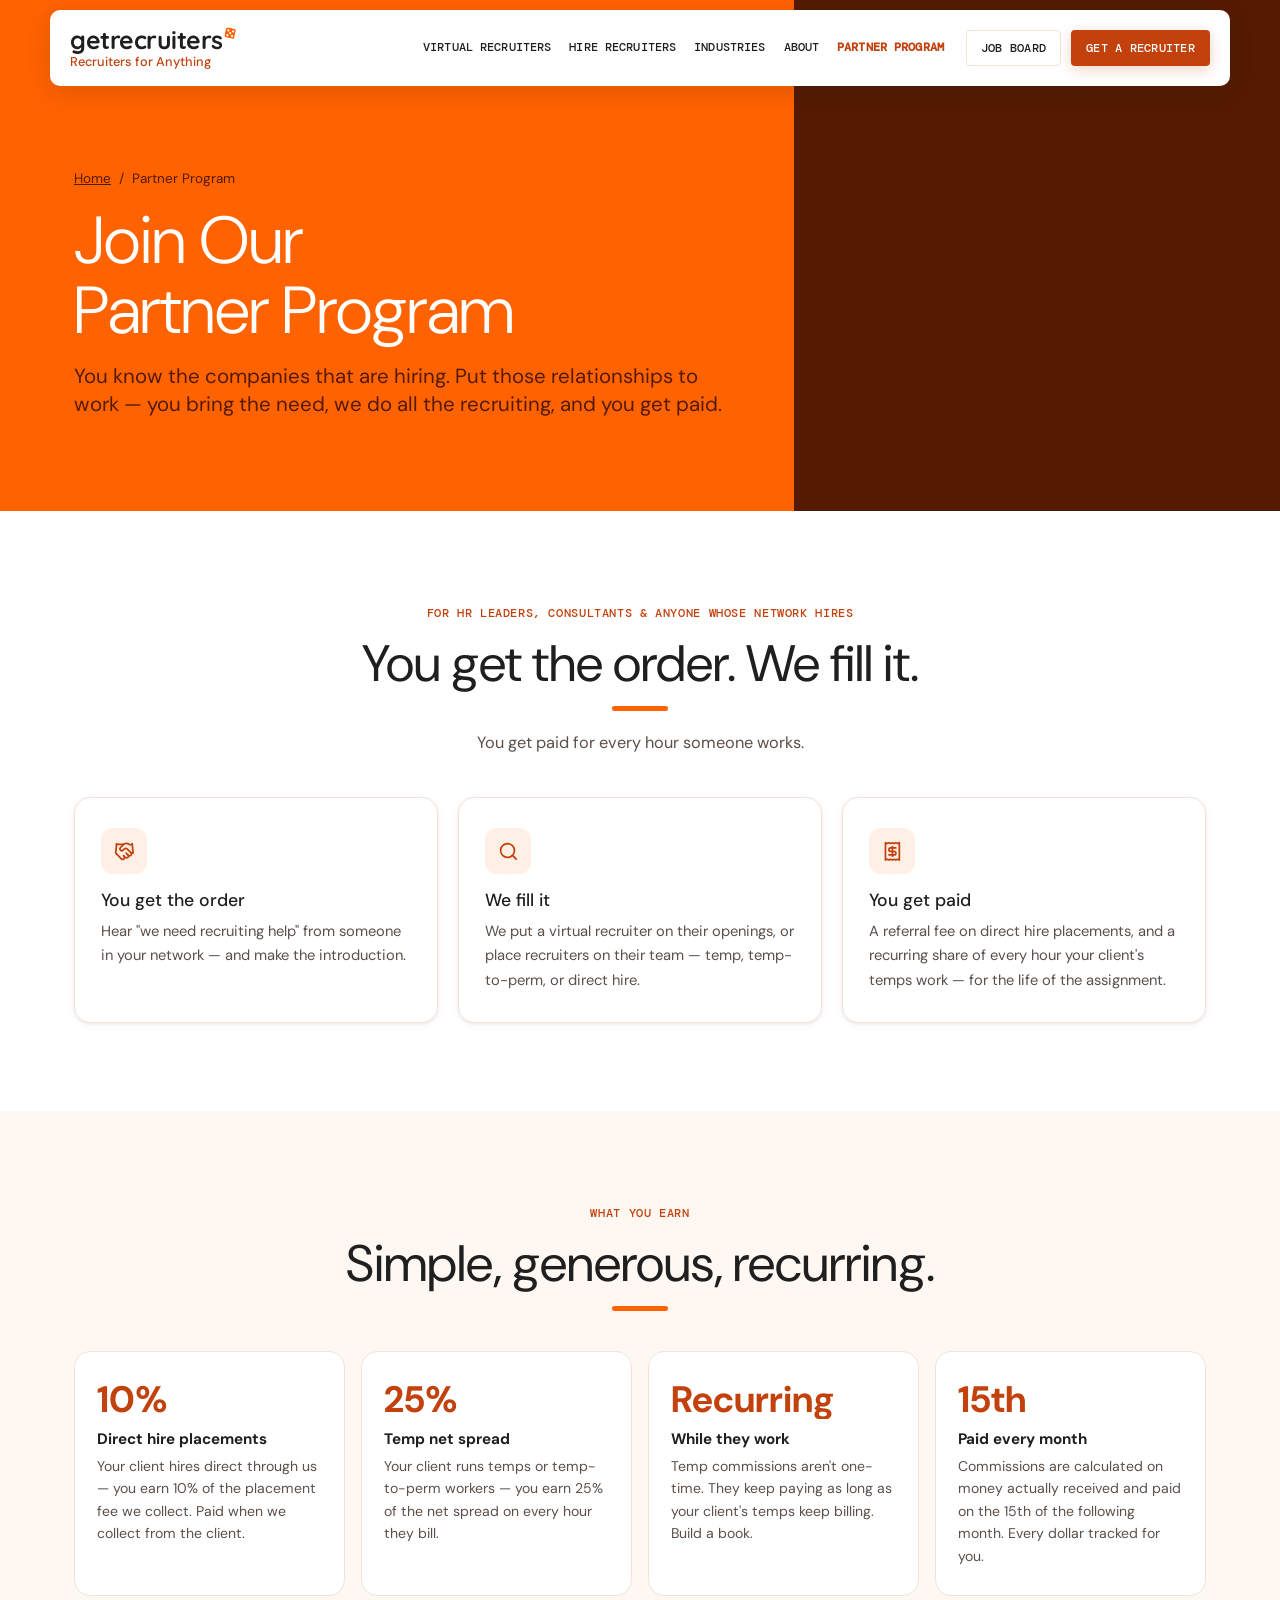
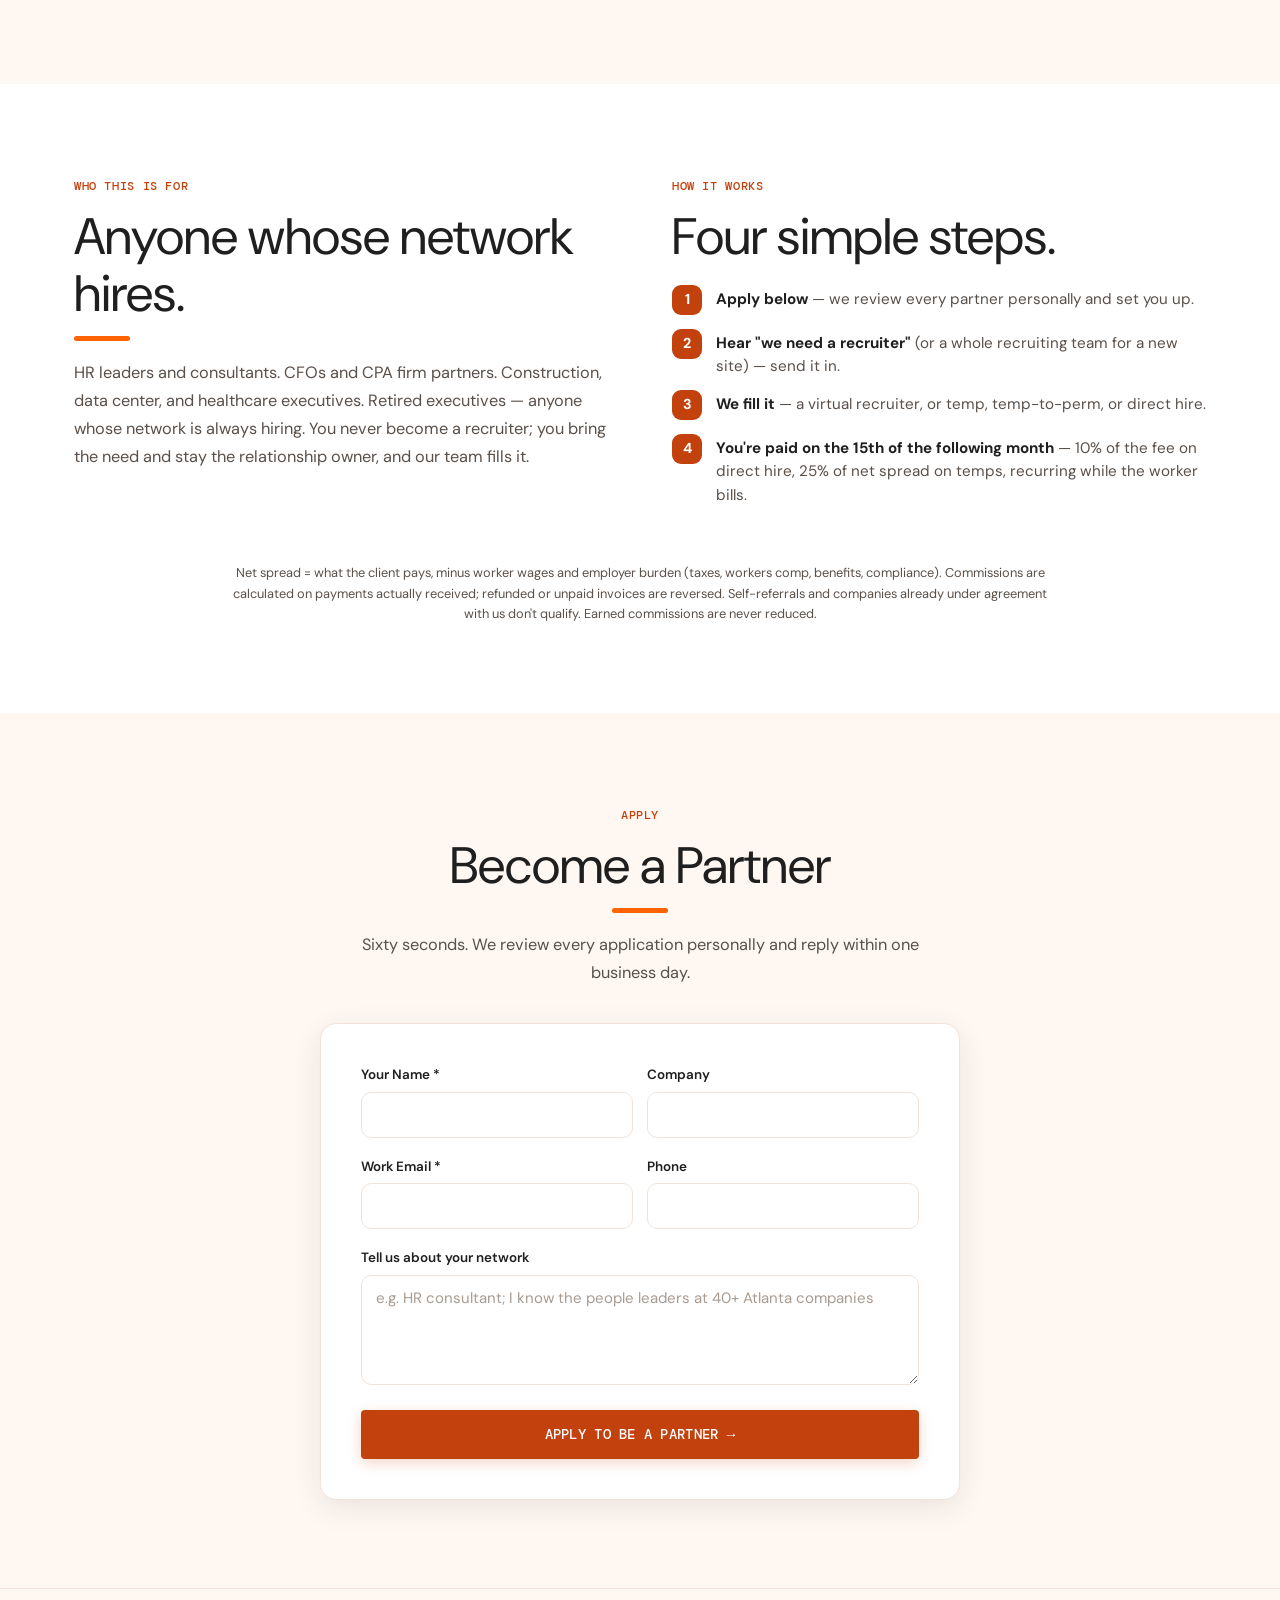
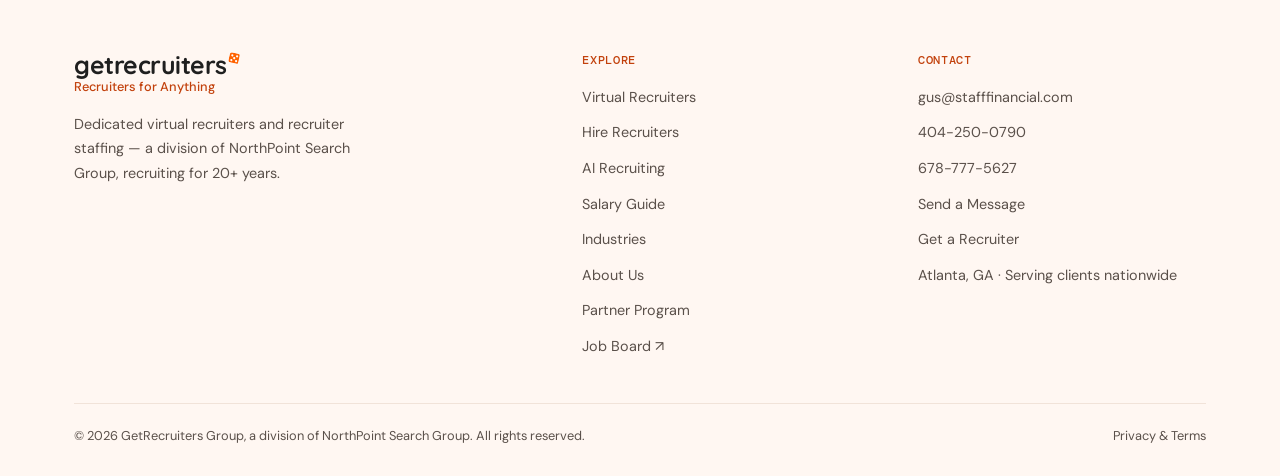
<file: partners.html>
<!DOCTYPE html>
<html lang="en">
<head>
  <meta charset="UTF-8">
  <meta name="viewport" content="width=device-width, initial-scale=1.0">
  <link rel="icon" type="image/png" sizes="32x32" href="img/favicon-32.png">
  <link rel="apple-touch-icon" href="img/favicon-180.png">
  <title>Partner Program | Refer &amp; Earn | GetRecruiters Group</title>
  <meta name="description" content="Refer a company that needs recruiting help — earn 10% on direct hire placements and 25% of temp net spread.">
  <link rel="canonical" href="https://www.getrecruiters.com/partners.html">
  <meta name="robots" content="index, follow">
  <meta property="og:type" content="website">
  <meta property="og:site_name" content="GetRecruiters Group">
  <meta property="og:title" content="Partner Program | Refer &amp; Earn | GetRecruiters Group">
  <meta property="og:description" content="Refer a company that needs recruiting help — earn 10% on direct hire placements and 25% of temp net spread.">
  <meta property="og:url" content="https://www.getrecruiters.com/partners.html">
  <meta property="og:image" content="https://www.getrecruiters.com/img/og-image.png">
  <meta property="og:image:width" content="1200">
  <meta property="og:image:height" content="630">
  <meta property="og:locale" content="en_US">
  <meta name="twitter:card" content="summary_large_image">
  <meta name="twitter:title" content="Partner Program | Refer &amp; Earn | GetRecruiters Group">
  <meta name="twitter:description" content="Refer a company that needs recruiting help — earn 10% on direct hire placements and 25% of temp net spread.">
  <meta name="twitter:image" content="https://www.getrecruiters.com/img/og-image.png">
  <meta name="theme-color" content="#ff6200">
  <script type="application/ld+json">
{
  "@context": "https://schema.org",
  "@graph": [
    {
      "@type": "Organization",
      "@id": "https://www.getrecruiters.com/#organization",
      "name": "GetRecruiters Group",
      "alternateName": [
        "GetRecruiters",
        "GetRecruiters.com"
      ],
      "url": "https://www.getrecruiters.com",
      "logo": {
        "@type": "ImageObject",
        "url": "https://www.getrecruiters.com/img/getrecruiters-logo.png"
      },
      "description": "GetRecruiters Group, a division of NorthPoint Search Group, provides dedicated virtual recruiters and places recruiters, sourcers, talent acquisition leaders, and HR professionals as temp, temp-to-perm, and direct hire — for data centers, construction and the skilled trades, healthcare, public accounting, financial services, and every other industry.",
      "parentOrganization": {
        "@type": "Organization",
        "name": "NorthPoint Search Group"
      },
      "address": {
        "@type": "PostalAddress",
        "addressLocality": "Atlanta",
        "addressRegion": "GA",
        "addressCountry": "US"
      },
      "telephone": [
        "+1-404-250-0790",
        "+1-678-777-5627"
      ],
      "email": "gus@stafffinancial.com",
      "areaServed": [
        "United States"
      ],
      "sameAs": []
    }
  ]
}
  </script>
  <link rel="stylesheet" href="css/styles.css">
</head>
<body>

<!-- ── Navigation ───────────────────────────── -->
<nav class="navbar" id="navbar">
  <div class="container nav-inner">
    <a href="index.html" class="brand" aria-label="GetRecruiters Group — home">
      <span class="brand-lockup"><span class="brand-word">getrecruiters<svg class="die" viewBox="0 0 30 30" aria-hidden="true"><rect width="30" height="30" rx="7"/><circle cx="8" cy="8" r="3.2"/><circle cx="22" cy="8" r="3.2"/><circle cx="15" cy="15" r="3.2"/><circle cx="8" cy="22" r="3.2"/><circle cx="22" cy="22" r="3.2"/></svg></span><span class="brand-tag">Recruiters for Anything</span></span>
    </a>
    <div class="nav-menu" id="navMenu">
      <ul class="nav-links" id="navLinks">
        <li><a href="virtual-recruiters.html">Virtual Recruiters</a></li>
        <li><a href="hire-recruiters.html">Hire Recruiters</a></li>
        <li><a href="about.html#industries">Industries</a></li>
        <li><a href="about.html">About</a></li>
        <li><a href="partners.html">Partner Program</a></li>
      </ul>
      <div class="nav-ctas">
        <a href="https://host.pcrecruiter.net/pcrbin/jobboard.aspx?uid=Staff%20Financial.npsg" target="_blank" rel="noopener" class="btn btn-outline-dark">Job Board</a>
        <a href="request-talent.html" class="btn btn-primary">Get a Recruiter</a>
      </div>
    </div>
    <button class="nav-toggle" id="navToggle" aria-label="Open menu" aria-expanded="false" aria-controls="navMenu"><span></span><span></span><span></span></button>
  </div>
</nav>

<!-- ── Page Hero ──────────────────────────────── -->
<section class="page-hero">
  <div class="page-hero-photo" style="background-image:url('https://images.unsplash.com/photo-1542744173-8e7e53415bb0?auto=format&fit=crop&w=1000&q=80');background-position:center;"></div>
  <div class="container">
    <div class="breadcrumb"><a href="index.html">Home</a><span>/</span>Partner Program</div>
    <h1>Join Our Partner Program</h1>
    <p>You know the companies that are hiring. Put those relationships to work — you bring the need, we do all the recruiting, and you get paid.</p>
  </div>
</section>

<section class="section">
  <div class="container">
    <div class="centered">
      <span class="section-kicker">For HR Leaders, Consultants &amp; Anyone Whose Network Hires</span>
      <h2 class="section-title">You get the order. We fill it.</h2>
      <div class="section-divider"></div>
      <p class="section-sub">You get paid for every hour someone works.</p>
    </div>
    <div class="trio">
      <div class="trio-card">
        <div class="feature-icon"><svg class="ico" aria-hidden="true" xmlns="http://www.w3.org/2000/svg" viewBox="0 0 24 24" fill="none" stroke="currentColor" stroke-width="2" stroke-linecap="round" stroke-linejoin="round" ><path d="m11 17 2 2a1 1 0 1 0 3-3"/><path d="m14 14 2.5 2.5a1 1 0 1 0 3-3l-3.88-3.88a3 3 0 0 0-4.24 0l-.88.88a1 1 0 1 1-3-3l2.81-2.81a5.79 5.79 0 0 1 7.06-.87l.47.28a2 2 0 0 0 1.42.25L21 4"/><path d="m21 3 1 11h-2"/><path d="M3 3 2 14l6.5 6.5a1 1 0 1 0 3-3"/><path d="M3 4h8"/></svg></div>
        <h4>You get the order</h4>
        <p>Hear "we need recruiting help" from someone in your network — and make the introduction.</p>
      </div>
      <div class="trio-card">
        <div class="feature-icon"><svg class="ico" aria-hidden="true" xmlns="http://www.w3.org/2000/svg" viewBox="0 0 24 24" fill="none" stroke="currentColor" stroke-width="2" stroke-linecap="round" stroke-linejoin="round" ><circle cx="11" cy="11" r="8"/><path d="m21 21-4.3-4.3"/></svg></div>
        <h4>We fill it</h4>
        <p>We put a virtual recruiter on their openings, or place recruiters on their team — temp, temp-to-perm, or direct hire.</p>
      </div>
      <div class="trio-card">
        <div class="feature-icon"><svg class="ico" aria-hidden="true" xmlns="http://www.w3.org/2000/svg" viewBox="0 0 24 24" fill="none" stroke="currentColor" stroke-width="2" stroke-linecap="round" stroke-linejoin="round" ><path d="M4 2v20l2-1 2 1 2-1 2 1 2-1 2 1 2-1 2 1V2l-2 1-2-1-2 1-2-1-2 1-2-1-2 1Z"/><path d="M16 8h-6a2 2 0 1 0 0 4h4a2 2 0 1 1 0 4H8"/><path d="M12 17.5v-11"/></svg></div>
        <h4>You get paid</h4>
        <p>A referral fee on direct hire placements, and a recurring share of every hour your client's temps work — for the life of the assignment.</p>
      </div>
    </div>
  </div>
</section>

<section class="section section-alt">
  <div class="container">
    <div class="centered">
      <span class="section-kicker">What You Earn</span>
      <h2 class="section-title">Simple, generous, recurring.</h2>
      <div class="section-divider"></div>
    </div>
    <div class="earn-grid">
      <div class="earn-card">
        <div class="earn-num">10%</div>
        <h4>Direct hire placements</h4>
        <p>Your client hires direct through us — you earn 10% of the placement fee we collect. Paid when we collect from the client.</p>
      </div>
      <div class="earn-card">
        <div class="earn-num">25%</div>
        <h4>Temp net spread</h4>
        <p>Your client runs temps or temp-to-perm workers — you earn 25% of the net spread on every hour they bill.</p>
      </div>
      <div class="earn-card">
        <div class="earn-num">Recurring</div>
        <h4>While they work</h4>
        <p>Temp commissions aren't one-time. They keep paying as long as your client's temps keep billing. Build a book.</p>
      </div>
      <div class="earn-card">
        <div class="earn-num">15th</div>
        <h4>Paid every month</h4>
        <p>Commissions are calculated on money actually received and paid on the 15th of the following month. Every dollar tracked for you.</p>
      </div>
    </div>
  </div>
</section>

<section class="section">
  <div class="container split" style="align-items:start;">
    <div>
      <span class="section-kicker">Who This Is For</span>
      <h2 class="section-title">Anyone whose network hires.</h2>
      <div class="section-divider"></div>
      <p class="section-sub">HR leaders and consultants. CFOs and CPA firm partners. Construction, data center, and healthcare executives. Retired executives — anyone whose network is always hiring. You never become a recruiter; you bring the need and stay the relationship owner, and our team fills it.</p>
    </div>
    <div>
      <span class="section-kicker">How It Works</span>
      <h2 class="section-title">Four simple steps.</h2>
      <ol class="num-steps">
        <li><strong>Apply below</strong> — we review every partner personally and set you up.</li>
        <li><strong>Hear "we need a recruiter"</strong> (or a whole recruiting team for a new site) — send it in.</li>
        <li><strong>We fill it</strong> — a virtual recruiter, or temp, temp-to-perm, or direct hire.</li>
        <li><strong>You're paid on the 15th of the following month</strong> — 10% of the fee on direct hire, 25% of net spread on temps, recurring while the worker bills.</li>
      </ol>
    </div>
  </div>
  <div class="container">
    <p class="fine-print">Net spread = what the client pays, minus worker wages and employer burden (taxes, workers comp, benefits, compliance). Commissions are calculated on payments actually received; refunded or unpaid invoices are reversed. Self-referrals and companies already under agreement with us don't qualify. Earned commissions are never reduced.</p>
  </div>
</section>

<section class="section section-alt" id="apply">
  <div class="container">
    <div class="centered">
      <span class="section-kicker">Apply</span>
      <h2 class="section-title">Become a Partner</h2>
      <div class="section-divider"></div>
      <p class="section-sub">Sixty seconds. We review every application personally and reply within one business day.</p>
    </div>
    <div class="form-card form-narrow">
      <form data-form="getrecruiters-partner" action="mailto:gus@stafffinancial.com" method="POST" enctype="text/plain">
        <div class="form-row">
          <div class="form-group"><label for="p-name">Your Name *</label><input type="text" id="p-name" name="name" class="form-control" required></div>
          <div class="form-group"><label for="p-company">Company</label><input type="text" id="p-company" name="company" class="form-control"></div>
        </div>
        <div class="form-row">
          <div class="form-group"><label for="p-email">Work Email *</label><input type="email" id="p-email" name="email" class="form-control" required></div>
          <div class="form-group"><label for="p-phone">Phone</label><input type="tel" id="p-phone" name="phone" class="form-control"></div>
        </div>
        <div class="form-group"><label for="p-notes">Tell us about your network</label><textarea id="p-notes" name="notes" class="form-control" placeholder="e.g. HR consultant; I know the people leaders at 40+ Atlanta companies"></textarea></div>
        <button type="submit" class="btn btn-primary btn-lg btn-block">Apply to be a Partner →</button>
        <div class="alert alert-success">✓ Application received. We'll be in touch within one business day.</div>
      </form>
    </div>
  </div>
</section>

<!-- ── Footer ─────────────────────────────────── -->
<footer>
  <div class="container">
    <div class="footer-grid">
      <div class="footer-brand">
        <a href="index.html" class="brand-chip" aria-label="GetRecruiters Group — home">
          <span class="brand-lockup"><span class="brand-word">getrecruiters<svg class="die" viewBox="0 0 30 30" aria-hidden="true"><rect width="30" height="30" rx="7"/><circle cx="8" cy="8" r="3.2"/><circle cx="22" cy="8" r="3.2"/><circle cx="15" cy="15" r="3.2"/><circle cx="8" cy="22" r="3.2"/><circle cx="22" cy="22" r="3.2"/></svg></span><span class="brand-tag">Recruiters for Anything</span></span>
        </a>
        <p>Dedicated virtual recruiters and recruiter staffing — a division of NorthPoint Search Group, recruiting for 20+ years.</p>
      </div>
      <div class="footer-col">
        <h4>Explore</h4>
        <ul>
          <li><a href="virtual-recruiters.html">Virtual Recruiters</a></li>
          <li><a href="hire-recruiters.html">Hire Recruiters</a></li>
          <li><a href="ai-recruiting.html">AI Recruiting</a></li>
          <li><a href="salary-guide.html">Salary Guide</a></li>
          <li><a href="about.html#industries">Industries</a></li>
          <li><a href="about.html">About Us</a></li>
          <li><a href="partners.html">Partner Program</a></li>
          <li><a href="https://host.pcrecruiter.net/pcrbin/jobboard.aspx?uid=Staff%20Financial.npsg" target="_blank" rel="noopener">Job Board ↗</a></li>
        </ul>
      </div>
      <div class="footer-col">
        <h4>Contact</h4>
        <ul>
          <li><a href="mailto:gus@stafffinancial.com">gus@stafffinancial.com</a></li>
          <li><a href="tel:+14042500790">404-250-0790</a></li>
          <li><a href="tel:+16787775627">678-777-5627</a></li>
          <li><a href="contact.html">Send a Message</a></li>
          <li><a href="request-talent.html">Get a Recruiter</a></li>
          <li><span>Atlanta, GA · Serving clients nationwide</span></li>
        </ul>
      </div>
    </div>
    <hr class="footer-divider">
    <div class="footer-bottom">
      <span>&copy; 2026 GetRecruiters Group, a division of NorthPoint Search Group. All rights reserved.</span>
      <a href="contact.html">Privacy &amp; Terms</a>
    </div>
  </div>
</footer>

<script src="js/main.js"></script>
</body>
</html>
</file>
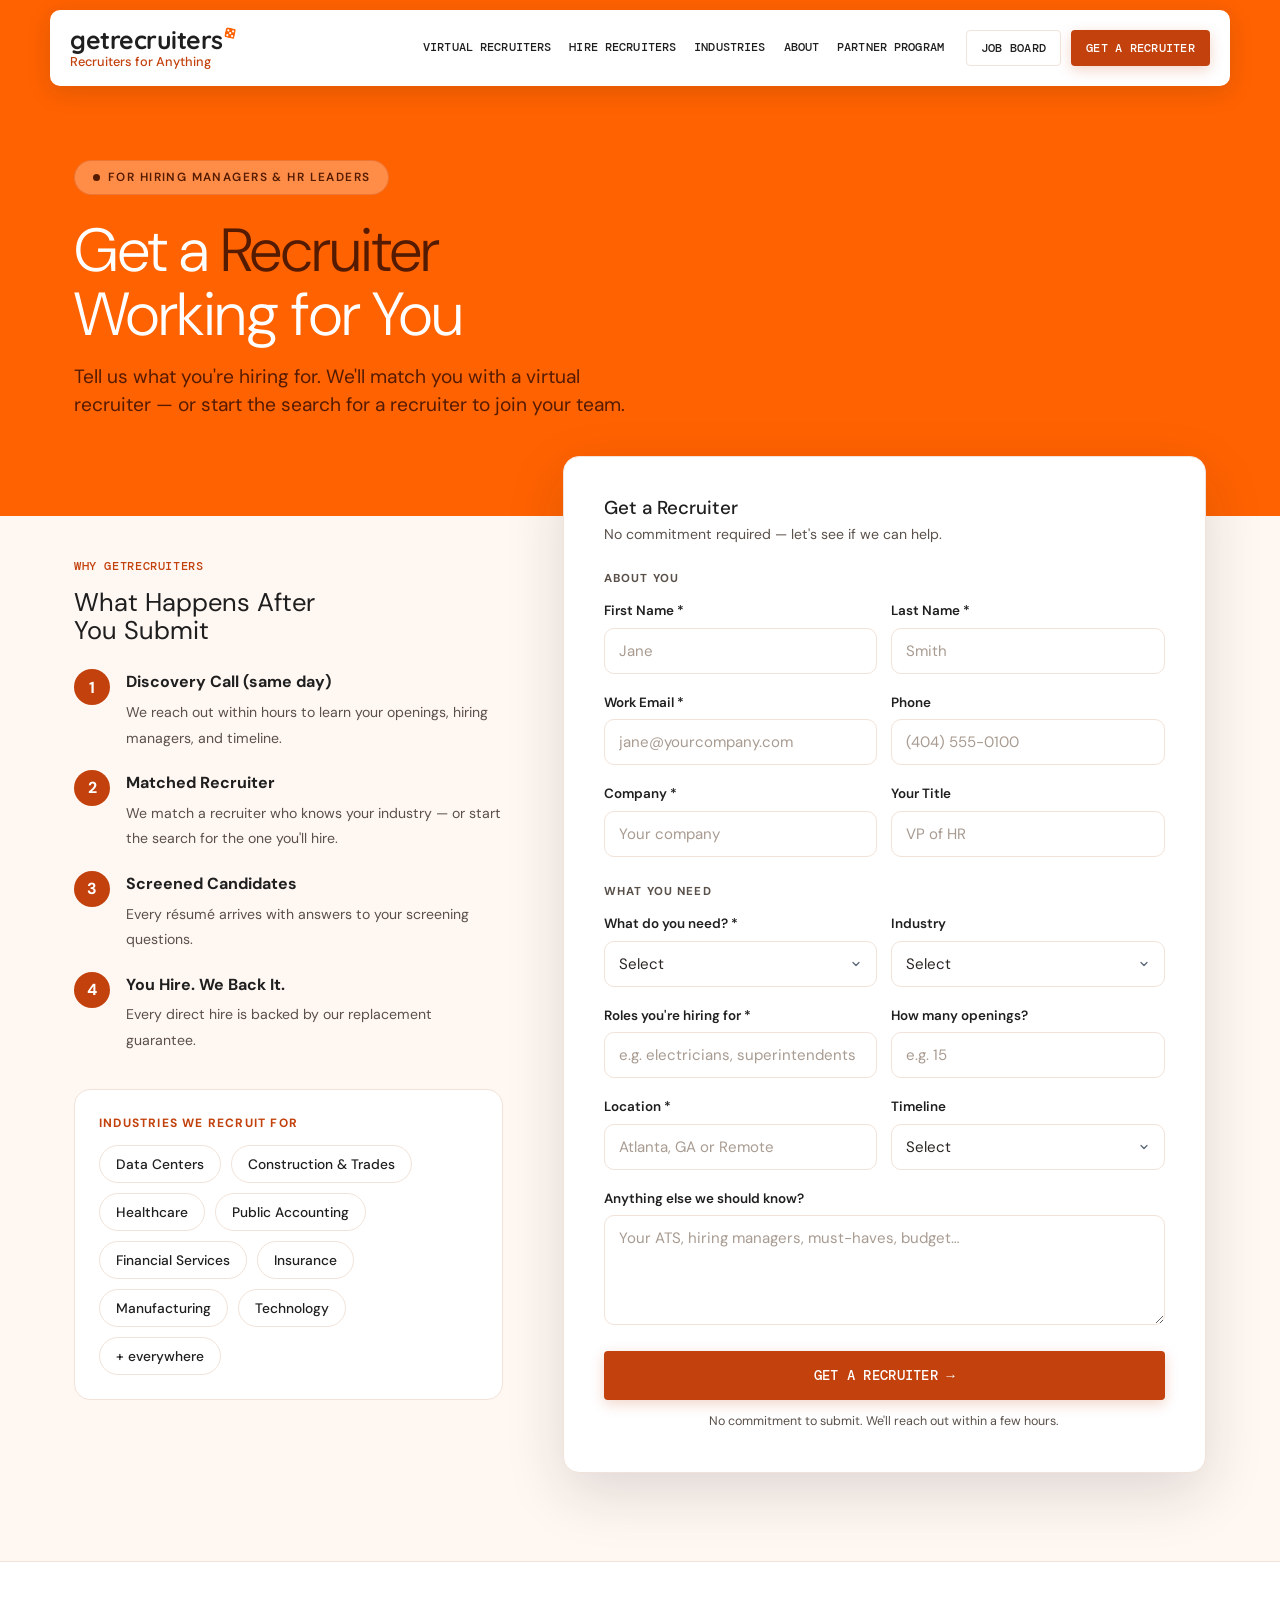
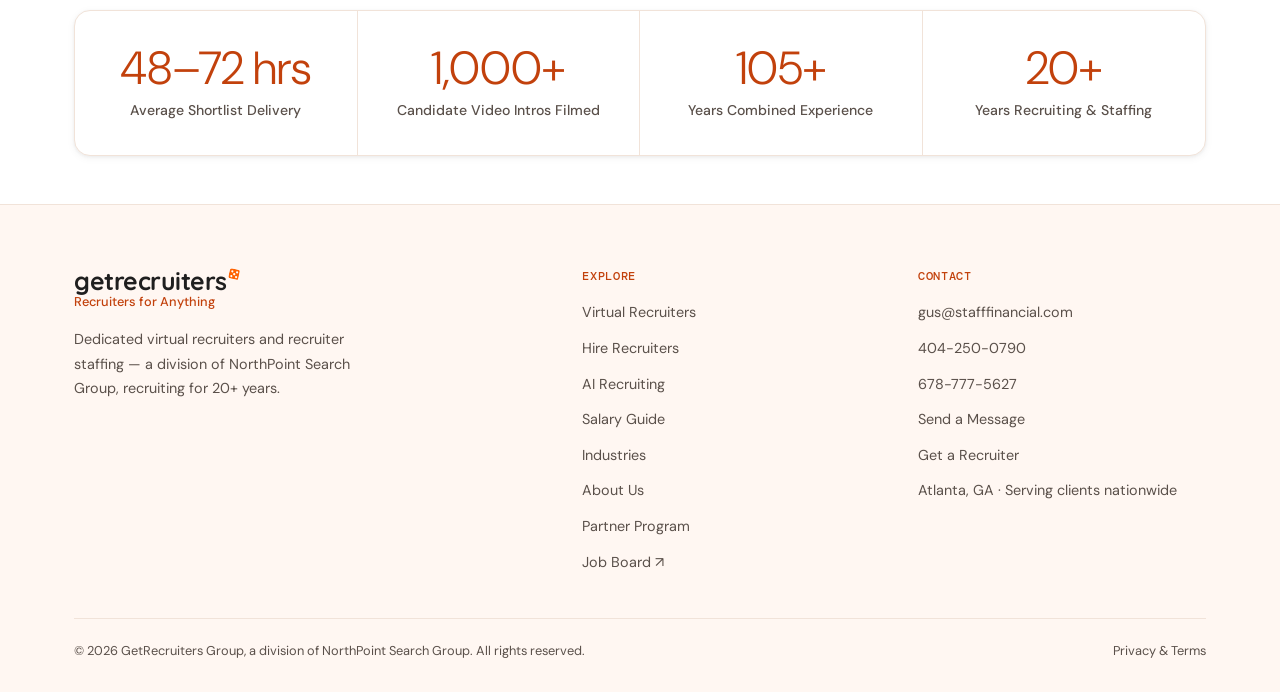
<file: request-talent.html>
<!DOCTYPE html>
<html lang="en">
<head>
  <meta charset="UTF-8">
  <meta name="viewport" content="width=device-width, initial-scale=1.0">
  <link rel="icon" type="image/png" sizes="32x32" href="img/favicon-32.png">
  <link rel="apple-touch-icon" href="img/favicon-180.png">
  <title>Get a Recruiter | GetRecruiters Group</title>
  <meta name="description" content="Tell us what you're hiring for and we'll match you with a virtual recruiter or start the search for a recruiter to join your team.">
  <link rel="canonical" href="https://www.getrecruiters.com/request-talent.html">
  <meta name="robots" content="index, follow">
  <meta property="og:type" content="website">
  <meta property="og:site_name" content="GetRecruiters Group">
  <meta property="og:title" content="Get a Recruiter | GetRecruiters Group">
  <meta property="og:description" content="Tell us what you're hiring for and we'll match you with a virtual recruiter or start the search for a recruiter to join your team.">
  <meta property="og:url" content="https://www.getrecruiters.com/request-talent.html">
  <meta property="og:image" content="https://www.getrecruiters.com/img/og-image.png">
  <meta property="og:image:width" content="1200">
  <meta property="og:image:height" content="630">
  <meta property="og:locale" content="en_US">
  <meta name="twitter:card" content="summary_large_image">
  <meta name="twitter:title" content="Get a Recruiter | GetRecruiters Group">
  <meta name="twitter:description" content="Tell us what you're hiring for and we'll match you with a virtual recruiter or start the search for a recruiter to join your team.">
  <meta name="twitter:image" content="https://www.getrecruiters.com/img/og-image.png">
  <meta name="theme-color" content="#ff6200">
  <script type="application/ld+json">
{
  "@context": "https://schema.org",
  "@graph": [
    {
      "@type": "Organization",
      "@id": "https://www.getrecruiters.com/#organization",
      "name": "GetRecruiters Group",
      "alternateName": [
        "GetRecruiters",
        "GetRecruiters.com"
      ],
      "url": "https://www.getrecruiters.com",
      "logo": {
        "@type": "ImageObject",
        "url": "https://www.getrecruiters.com/img/getrecruiters-logo.png"
      },
      "description": "GetRecruiters Group, a division of NorthPoint Search Group, provides dedicated virtual recruiters and places recruiters, sourcers, talent acquisition leaders, and HR professionals as temp, temp-to-perm, and direct hire — for data centers, construction and the skilled trades, healthcare, public accounting, financial services, and every other industry.",
      "parentOrganization": {
        "@type": "Organization",
        "name": "NorthPoint Search Group"
      },
      "address": {
        "@type": "PostalAddress",
        "addressLocality": "Atlanta",
        "addressRegion": "GA",
        "addressCountry": "US"
      },
      "telephone": [
        "+1-404-250-0790",
        "+1-678-777-5627"
      ],
      "email": "gus@stafffinancial.com",
      "areaServed": [
        "United States"
      ],
      "sameAs": []
    }
  ]
}
  </script>
  <link rel="stylesheet" href="css/styles.css">
</head>
<body>

<!-- ── Navigation ───────────────────────────── -->
<nav class="navbar" id="navbar">
  <div class="container nav-inner">
    <a href="index.html" class="brand" aria-label="GetRecruiters Group — home">
      <span class="brand-lockup"><span class="brand-word">getrecruiters<svg class="die" viewBox="0 0 30 30" aria-hidden="true"><rect width="30" height="30" rx="7"/><circle cx="8" cy="8" r="3.2"/><circle cx="22" cy="8" r="3.2"/><circle cx="15" cy="15" r="3.2"/><circle cx="8" cy="22" r="3.2"/><circle cx="22" cy="22" r="3.2"/></svg></span><span class="brand-tag">Recruiters for Anything</span></span>
    </a>
    <div class="nav-menu" id="navMenu">
      <ul class="nav-links" id="navLinks">
        <li><a href="virtual-recruiters.html">Virtual Recruiters</a></li>
        <li><a href="hire-recruiters.html">Hire Recruiters</a></li>
        <li><a href="about.html#industries">Industries</a></li>
        <li><a href="about.html">About</a></li>
        <li><a href="partners.html">Partner Program</a></li>
      </ul>
      <div class="nav-ctas">
        <a href="https://host.pcrecruiter.net/pcrbin/jobboard.aspx?uid=Staff%20Financial.npsg" target="_blank" rel="noopener" class="btn btn-outline-dark">Job Board</a>
        <a href="request-talent.html" class="btn btn-primary">Get a Recruiter</a>
      </div>
    </div>
    <button class="nav-toggle" id="navToggle" aria-label="Open menu" aria-expanded="false" aria-controls="navMenu"><span></span><span></span><span></span></button>
  </div>
</nav>

<!-- ── Opt-in Hero ────────────────────────────── -->
<section class="optin-hero" style="background-image:url('https://images.unsplash.com/photo-1522202176988-66273c2fd55f?auto=format&fit=crop&w=1600&q=80');">
  <div class="container">
    <div class="hero-badge">For Hiring Managers &amp; HR Leaders</div>
    <h1>Get a <em>Recruiter</em><br>Working for You</h1>
    <p>Tell us what you're hiring for. We'll match you with a virtual recruiter — or start the search for a recruiter to join your team.</p>
  </div>
</section>

<section class="section" style="padding-top:0;background:var(--off-white);">
  <div class="container">
    <div class="optin-layout">
      <div class="optin-pitch">
        <span class="section-label">Why GetRecruiters</span>
        <h2 class="section-title" style="font-size:1.6rem;">What Happens After<br>You Submit</h2>
        <div class="optin-steps">
          <div class="optin-step">
            <div class="optin-step-num">1</div>
            <div><strong>Discovery Call (same day)</strong><span>We reach out within hours to learn your openings, hiring managers, and timeline.</span></div>
          </div>
          <div class="optin-step">
            <div class="optin-step-num">2</div>
            <div><strong>Matched Recruiter</strong><span>We match a recruiter who knows your industry — or start the search for the one you'll hire.</span></div>
          </div>
          <div class="optin-step">
            <div class="optin-step-num">3</div>
            <div><strong>Screened Candidates</strong><span>Every résumé arrives with answers to your screening questions.</span></div>
          </div>
          <div class="optin-step">
            <div class="optin-step-num">4</div>
            <div><strong>You Hire. We Back It.</strong><span>Every direct hire is backed by our replacement guarantee.</span></div>
          </div>
        </div>
        <div class="optin-box">
          <div class="box-label">Industries We Recruit For</div>
          <div class="tags">
            <span class="tag">Data Centers</span><span class="tag">Construction &amp; Trades</span><span class="tag">Healthcare</span>
            <span class="tag">Public Accounting</span><span class="tag">Financial Services</span><span class="tag">Insurance</span>
            <span class="tag">Manufacturing</span><span class="tag">Technology</span><span class="tag">+ everywhere</span>
          </div>
        </div>
      </div>

      <div class="form-card form-card--lift">
        <h3>Get a Recruiter</h3>
        <p class="form-intro">No commitment required — let's see if we can help.</p>
        <form data-form="getrecruiters-request" action="mailto:gus@stafffinancial.com" method="POST" enctype="text/plain">
          <div class="form-legend">About You</div>
          <div class="form-row">
            <div class="form-group"><label for="r-first">First Name *</label><input type="text" id="r-first" name="first_name" class="form-control" placeholder="Jane" required></div>
            <div class="form-group"><label for="r-last">Last Name *</label><input type="text" id="r-last" name="last_name" class="form-control" placeholder="Smith" required></div>
          </div>
          <div class="form-row">
            <div class="form-group"><label for="r-email">Work Email *</label><input type="email" id="r-email" name="email" class="form-control" placeholder="jane@yourcompany.com" required></div>
            <div class="form-group"><label for="r-phone">Phone</label><input type="tel" id="r-phone" name="phone" class="form-control" placeholder="(404) 555-0100"></div>
          </div>
          <div class="form-row">
            <div class="form-group"><label for="r-company">Company *</label><input type="text" id="r-company" name="company" class="form-control" placeholder="Your company" required></div>
            <div class="form-group"><label for="r-title">Your Title</label><input type="text" id="r-title" name="your_title" class="form-control" placeholder="VP of HR"></div>
          </div>
          <div class="form-legend">What You Need</div>
          <div class="form-row">
            <div class="form-group"><label for="r-type">What do you need? *</label>
              <select id="r-type" name="hire_type" class="form-control" required>
                <option value="" disabled selected>Select</option>
                <option>Dedicated virtual recruiter</option><option>Temp recruiter</option><option>Temp-to-perm recruiter</option>
                <option>Direct hire recruiter or TA leader</option><option>RPO / project recruiting team</option><option>Not sure yet</option>
              </select>
            </div>
            <div class="form-group"><label for="r-industry">Industry</label>
              <select id="r-industry" name="industry" class="form-control">
                <option value="" disabled selected>Select</option>
                <option>Data centers &amp; mission-critical</option><option>Construction &amp; skilled trades</option><option>Healthcare</option>
                <option>Public accounting</option><option>Financial services &amp; banking</option><option>Insurance</option>
                <option>Manufacturing</option><option>Technology</option><option>Legal &amp; professional services</option><option>Other</option>
              </select>
            </div>
          </div>
          <div class="form-row">
            <div class="form-group"><label for="r-role">Roles you're hiring for *</label><input type="text" id="r-role" name="role_title" class="form-control" placeholder="e.g. electricians, superintendents" required></div>
            <div class="form-group"><label for="r-openings">How many openings?</label><input type="text" id="r-openings" name="openings" class="form-control" placeholder="e.g. 15"></div>
          </div>
          <div class="form-row">
            <div class="form-group"><label for="r-location">Location *</label><input type="text" id="r-location" name="location" class="form-control" placeholder="Atlanta, GA or Remote" required></div>
            <div class="form-group"><label for="r-timeline">Timeline</label>
              <select id="r-timeline" name="timeline" class="form-control">
                <option value="" disabled selected>Select</option>
                <option>ASAP — within 2 weeks</option><option>1 month</option><option>1–3 months</option><option>Planning ahead (3+ months)</option>
              </select>
            </div>
          </div>
          <div class="form-group"><label for="r-notes">Anything else we should know?</label><textarea id="r-notes" name="notes" class="form-control" placeholder="Your ATS, hiring managers, must-haves, budget…"></textarea></div>
          <button type="submit" class="btn btn-primary btn-lg btn-block">Get a Recruiter →</button>
          <p class="form-note">No commitment to submit. We'll reach out within a few hours.</p>
          <div class="alert alert-success">✓ Request received! We'll be in touch within a few hours.</div>
        </form>
      </div>
    </div>
  </div>
</section>

<script>
/* Card links arrive as ?candidate=GR-01 — note it in the form so we know who they asked about */
(function(){var c=new URLSearchParams(location.search).get('candidate');if(!c||!/^[A-Z]{2}-\d{1,3}$/.test(c))return;
var n=document.getElementById('r-notes');if(n&&!n.value)n.value="I'd like to talk about candidate "+c+".";})();
</script>

<section style="background:var(--white);padding:48px 0;border-top:1px solid var(--border);">
  <div class="container">
    <div class="stats-box" style="margin:0;">
      <div class="stat-item"><div class="stat-num">48–72 hrs</div><div class="stat-label">Average Shortlist Delivery</div></div>
      <div class="stat-item"><div class="stat-num">1,000+</div><div class="stat-label">Candidate Video Intros Filmed</div></div>
      <div class="stat-item"><div class="stat-num">105+</div><div class="stat-label">Years Combined Experience</div></div>
      <div class="stat-item"><div class="stat-num">20+</div><div class="stat-label">Years Recruiting &amp; Staffing</div></div>
    </div>
  </div>
</section>

<!-- ── Footer ─────────────────────────────────── -->
<footer>
  <div class="container">
    <div class="footer-grid">
      <div class="footer-brand">
        <a href="index.html" class="brand-chip" aria-label="GetRecruiters Group — home">
          <span class="brand-lockup"><span class="brand-word">getrecruiters<svg class="die" viewBox="0 0 30 30" aria-hidden="true"><rect width="30" height="30" rx="7"/><circle cx="8" cy="8" r="3.2"/><circle cx="22" cy="8" r="3.2"/><circle cx="15" cy="15" r="3.2"/><circle cx="8" cy="22" r="3.2"/><circle cx="22" cy="22" r="3.2"/></svg></span><span class="brand-tag">Recruiters for Anything</span></span>
        </a>
        <p>Dedicated virtual recruiters and recruiter staffing — a division of NorthPoint Search Group, recruiting for 20+ years.</p>
      </div>
      <div class="footer-col">
        <h4>Explore</h4>
        <ul>
          <li><a href="virtual-recruiters.html">Virtual Recruiters</a></li>
          <li><a href="hire-recruiters.html">Hire Recruiters</a></li>
          <li><a href="ai-recruiting.html">AI Recruiting</a></li>
          <li><a href="salary-guide.html">Salary Guide</a></li>
          <li><a href="about.html#industries">Industries</a></li>
          <li><a href="about.html">About Us</a></li>
          <li><a href="partners.html">Partner Program</a></li>
          <li><a href="https://host.pcrecruiter.net/pcrbin/jobboard.aspx?uid=Staff%20Financial.npsg" target="_blank" rel="noopener">Job Board ↗</a></li>
        </ul>
      </div>
      <div class="footer-col">
        <h4>Contact</h4>
        <ul>
          <li><a href="mailto:gus@stafffinancial.com">gus@stafffinancial.com</a></li>
          <li><a href="tel:+14042500790">404-250-0790</a></li>
          <li><a href="tel:+16787775627">678-777-5627</a></li>
          <li><a href="contact.html">Send a Message</a></li>
          <li><a href="request-talent.html">Get a Recruiter</a></li>
          <li><span>Atlanta, GA · Serving clients nationwide</span></li>
        </ul>
      </div>
    </div>
    <hr class="footer-divider">
    <div class="footer-bottom">
      <span>&copy; 2026 GetRecruiters Group, a division of NorthPoint Search Group. All rights reserved.</span>
      <a href="contact.html">Privacy &amp; Terms</a>
    </div>
  </div>
</footer>

<script src="js/main.js"></script>
</body>
</html>
</file>
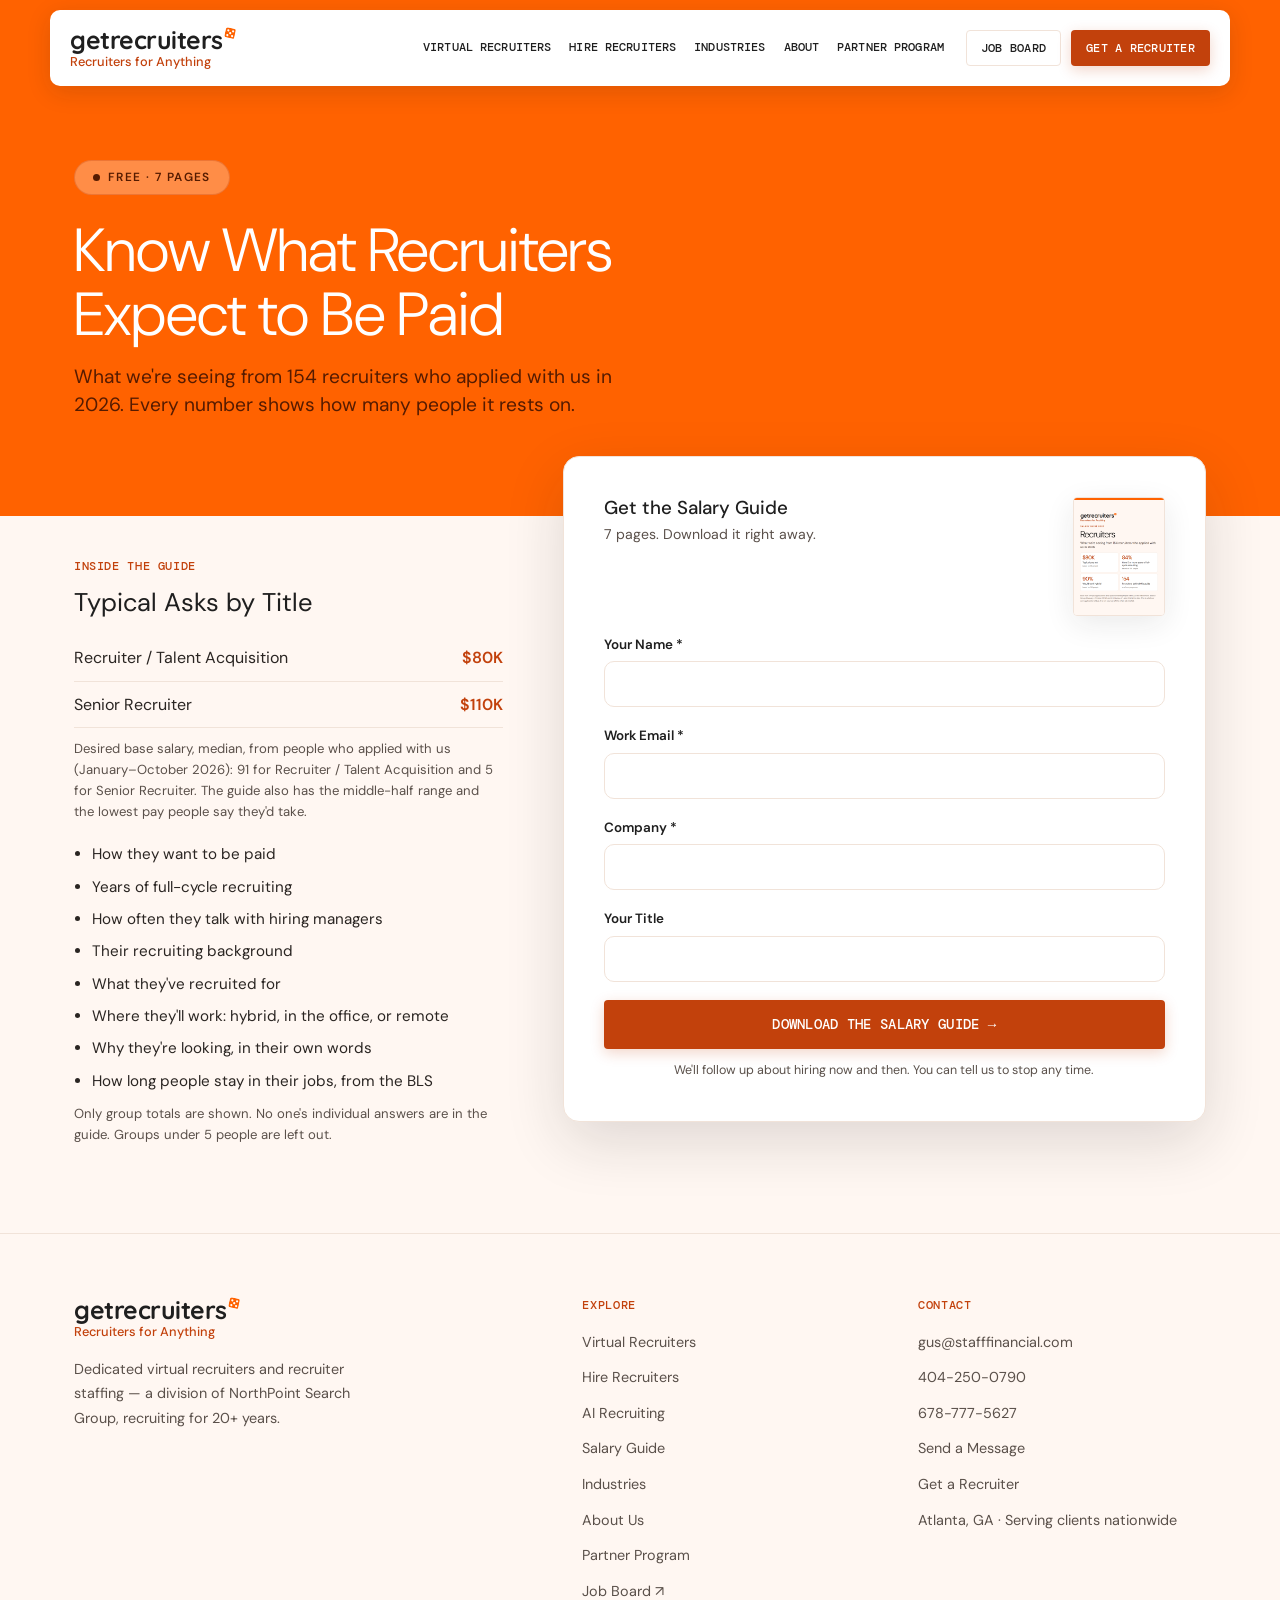
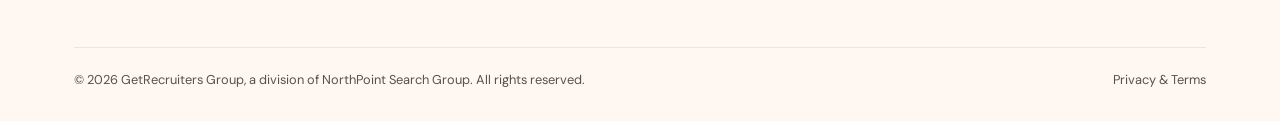
<file: salary-guide.html>
<!DOCTYPE html>
<html lang="en">
<head>
  <meta charset="UTF-8">
  <meta name="viewport" content="width=device-width, initial-scale=1.0">
  <link rel="icon" type="image/png" sizes="32x32" href="img/favicon-32.png">
  <link rel="apple-touch-icon" href="img/favicon-180.png">
  <title>2026 Recruiter Salary Guide | GetRecruiters Group</title>
  <meta name="description" content="What recruiters are asking to be paid: pay asks by title, pay setup and work setup, from 154 recruiters who applied with us in 2026. Free download.">
  <link rel="canonical" href="https://www.getrecruiters.com/salary-guide.html">
  <meta name="robots" content="index, follow">
  <meta property="og:type" content="website">
  <meta property="og:site_name" content="GetRecruiters Group">
  <meta property="og:title" content="2026 Recruiter Salary Guide | GetRecruiters Group">
  <meta property="og:description" content="What recruiters are asking to be paid: pay asks by title, pay setup and work setup, from 154 recruiters who applied with us in 2026. Free download.">
  <meta property="og:url" content="https://www.getrecruiters.com/salary-guide.html">
  <meta property="og:image" content="https://www.getrecruiters.com/img/og-image.png">
  <meta property="og:image:width" content="1200">
  <meta property="og:image:height" content="630">
  <meta property="og:locale" content="en_US">
  <meta name="twitter:card" content="summary_large_image">
  <meta name="twitter:title" content="2026 Recruiter Salary Guide | GetRecruiters Group">
  <meta name="twitter:description" content="What recruiters are asking to be paid: pay asks by title, pay setup and work setup, from 154 recruiters who applied with us in 2026. Free download.">
  <meta name="twitter:image" content="https://www.getrecruiters.com/img/og-image.png">
  <meta name="theme-color" content="#ff6200">
  <script type="application/ld+json">
{
  "@context": "https://schema.org",
  "@graph": [
    {
      "@type": "Organization",
      "@id": "https://www.getrecruiters.com/#organization",
      "name": "GetRecruiters Group",
      "alternateName": [
        "GetRecruiters",
        "GetRecruiters.com"
      ],
      "url": "https://www.getrecruiters.com",
      "logo": {
        "@type": "ImageObject",
        "url": "https://www.getrecruiters.com/img/getrecruiters-logo.png"
      },
      "description": "GetRecruiters Group, a division of NorthPoint Search Group, provides dedicated virtual recruiters and places recruiters, sourcers, talent acquisition leaders, and HR professionals as temp, temp-to-perm, and direct hire — for data centers, construction and the skilled trades, healthcare, public accounting, financial services, and every other industry.",
      "parentOrganization": {
        "@type": "Organization",
        "name": "NorthPoint Search Group"
      },
      "address": {
        "@type": "PostalAddress",
        "addressLocality": "Atlanta",
        "addressRegion": "GA",
        "addressCountry": "US"
      },
      "telephone": [
        "+1-404-250-0790",
        "+1-678-777-5627"
      ],
      "email": "gus@stafffinancial.com",
      "areaServed": [
        "United States"
      ],
      "sameAs": []
    }
  ]
}
  </script>
  <link rel="stylesheet" href="css/styles.css">
  <script src="js/salary-guide.js" defer></script>
</head>
<body>

<!-- ── Navigation ───────────────────────────── -->
<nav class="navbar" id="navbar">
  <div class="container nav-inner">
    <a href="index.html" class="brand" aria-label="GetRecruiters Group — home">
      <span class="brand-lockup"><span class="brand-word">getrecruiters<svg class="die" viewBox="0 0 30 30" aria-hidden="true"><rect width="30" height="30" rx="7"/><circle cx="8" cy="8" r="3.2"/><circle cx="22" cy="8" r="3.2"/><circle cx="15" cy="15" r="3.2"/><circle cx="8" cy="22" r="3.2"/><circle cx="22" cy="22" r="3.2"/></svg></span><span class="brand-tag">Recruiters for Anything</span></span>
    </a>
    <div class="nav-menu" id="navMenu">
      <ul class="nav-links" id="navLinks">
        <li><a href="virtual-recruiters.html">Virtual Recruiters</a></li>
        <li><a href="hire-recruiters.html">Hire Recruiters</a></li>
        <li><a href="about.html#industries">Industries</a></li>
        <li><a href="about.html">About</a></li>
        <li><a href="partners.html">Partner Program</a></li>
      </ul>
      <div class="nav-ctas">
        <a href="https://host.pcrecruiter.net/pcrbin/jobboard.aspx?uid=Staff%20Financial.npsg" target="_blank" rel="noopener" class="btn btn-outline-dark">Job Board</a>
        <a href="request-talent.html" class="btn btn-primary">Get a Recruiter</a>
      </div>
    </div>
    <button class="nav-toggle" id="navToggle" aria-label="Open menu" aria-expanded="false" aria-controls="navMenu"><span></span><span></span><span></span></button>
  </div>
</nav>

<!-- ── Opt-in Hero ────────────────────────────── -->
<section class="optin-hero">
  <div class="container">
    <div class="hero-badge">Free · 7 pages</div>
    <h1>Know What Recruiters<br>Expect to Be Paid</h1>
    <p>What we're seeing from 154 recruiters who applied with us in 2026. Every number shows how many people it rests on.</p>
  </div>
</section>

<section class="section" style="padding-top:0;background:var(--off-white);">
  <div class="container">
    <div class="optin-layout">
      <div class="optin-pitch">
        <span class="section-label">Inside the Guide</span>
        <h2 class="section-title" style="font-size:1.6rem;">Typical Asks by Title</h2>
        <table class="sg-table"><tbody>
          <tr><td>Recruiter / Talent Acquisition</td><td class="n">$80K</td></tr>
          <tr><td>Senior Recruiter</td><td class="n">$110K</td></tr>
        </tbody></table>
        <p class="sg-note">Desired base salary, median, from people who applied with us (January–October 2026): 91 for Recruiter / Talent Acquisition and 5 for Senior Recruiter. The guide also has the middle-half range and the lowest pay people say they'd take.</p>
        <ul class="sg-inside">
          <li>How they want to be paid</li>
          <li>Years of full-cycle recruiting</li>
          <li>How often they talk with hiring managers</li>
          <li>Their recruiting background</li>
          <li>What they've recruited for</li>
          <li>Where they'll work: hybrid, in the office, or remote</li>
          <li>Why they're looking, in their own words</li>
          <li>How long people stay in their jobs, from the BLS</li>
        </ul>
        <p class="sg-note">Only group totals are shown. No one's individual answers are in the guide. Groups under 5 people are left out.</p>
      </div>

      <div class="form-card form-card--lift">
        <form id="guide-form" novalidate>
          <div class="sg-head">
            <div>
              <h3>Get the Salary Guide</h3>
              <p class="form-intro">7 pages. Download it right away.</p>
            </div>
            <img class="sg-cover" src="img/getrecruiters-recruiters-cover.png" alt="Cover of the GetRecruiters Salary Guide 2026: Recruiters" width="92" height="119">
          </div>
          <input type="hidden" name="brand" value="gr">
          <input type="hidden" name="guide" value="recruiters">
          <div class="sg-hp" aria-hidden="true"><label for="g-website">Website</label><input id="g-website" name="website" tabindex="-1" autocomplete="off"></div>
          <div class="form-group"><label for="g-name">Your Name *</label><input type="text" id="g-name" name="name" class="form-control" autocomplete="name" required></div>
          <div class="form-group"><label for="g-email">Work Email *</label><input type="email" id="g-email" name="email" class="form-control" autocomplete="email" required></div>
          <div class="form-group"><label for="g-company">Company *</label><input type="text" id="g-company" name="company" class="form-control" autocomplete="organization" required></div>
          <div class="form-group"><label for="g-title">Your Title</label><input type="text" id="g-title" name="title" class="form-control" autocomplete="organization-title"></div>
          <button type="submit" id="g-go" class="btn btn-primary btn-lg btn-block">Download the Salary Guide →</button>
          <p class="sg-err" id="g-err" hidden></p>
          <p class="form-note">We'll follow up about hiring now and then. You can tell us to stop any time.</p>
        </form>
        <div class="sg-done" id="g-done" hidden>
          <h3>Your guide is ready.</h3>
          <a class="btn btn-primary btn-lg" href="downloads/GetRecruiters-Salary-Guide-2026-Recruiters.pdf">Download the PDF</a>
          <a href="downloads/getrecruiters-salary-guide-recruiters.html">Or read it online</a>
          <p class="form-note">Hiring now? <a href="request-talent.html">Tell us who you need</a> and we'll send your Fab Five™.</p>
        </div>
      </div>
    </div>
  </div>
</section>

<!-- ── Footer ─────────────────────────────────── -->
<footer>
  <div class="container">
    <div class="footer-grid">
      <div class="footer-brand">
        <a href="index.html" class="brand-chip" aria-label="GetRecruiters Group — home">
          <span class="brand-lockup"><span class="brand-word">getrecruiters<svg class="die" viewBox="0 0 30 30" aria-hidden="true"><rect width="30" height="30" rx="7"/><circle cx="8" cy="8" r="3.2"/><circle cx="22" cy="8" r="3.2"/><circle cx="15" cy="15" r="3.2"/><circle cx="8" cy="22" r="3.2"/><circle cx="22" cy="22" r="3.2"/></svg></span><span class="brand-tag">Recruiters for Anything</span></span>
        </a>
        <p>Dedicated virtual recruiters and recruiter staffing — a division of NorthPoint Search Group, recruiting for 20+ years.</p>
      </div>
      <div class="footer-col">
        <h4>Explore</h4>
        <ul>
          <li><a href="virtual-recruiters.html">Virtual Recruiters</a></li>
          <li><a href="hire-recruiters.html">Hire Recruiters</a></li>
          <li><a href="ai-recruiting.html">AI Recruiting</a></li>
          <li><a href="salary-guide.html">Salary Guide</a></li>
          <li><a href="about.html#industries">Industries</a></li>
          <li><a href="about.html">About Us</a></li>
          <li><a href="partners.html">Partner Program</a></li>
          <li><a href="https://host.pcrecruiter.net/pcrbin/jobboard.aspx?uid=Staff%20Financial.npsg" target="_blank" rel="noopener">Job Board ↗</a></li>
        </ul>
      </div>
      <div class="footer-col">
        <h4>Contact</h4>
        <ul>
          <li><a href="mailto:gus@stafffinancial.com">gus@stafffinancial.com</a></li>
          <li><a href="tel:+14042500790">404-250-0790</a></li>
          <li><a href="tel:+16787775627">678-777-5627</a></li>
          <li><a href="contact.html">Send a Message</a></li>
          <li><a href="request-talent.html">Get a Recruiter</a></li>
          <li><span>Atlanta, GA · Serving clients nationwide</span></li>
        </ul>
      </div>
    </div>
    <hr class="footer-divider">
    <div class="footer-bottom">
      <span>&copy; 2026 GetRecruiters Group, a division of NorthPoint Search Group. All rights reserved.</span>
      <a href="contact.html">Privacy &amp; Terms</a>
    </div>
  </div>
</footer>

<script src="js/main.js"></script>
</body>
</html>
</file>
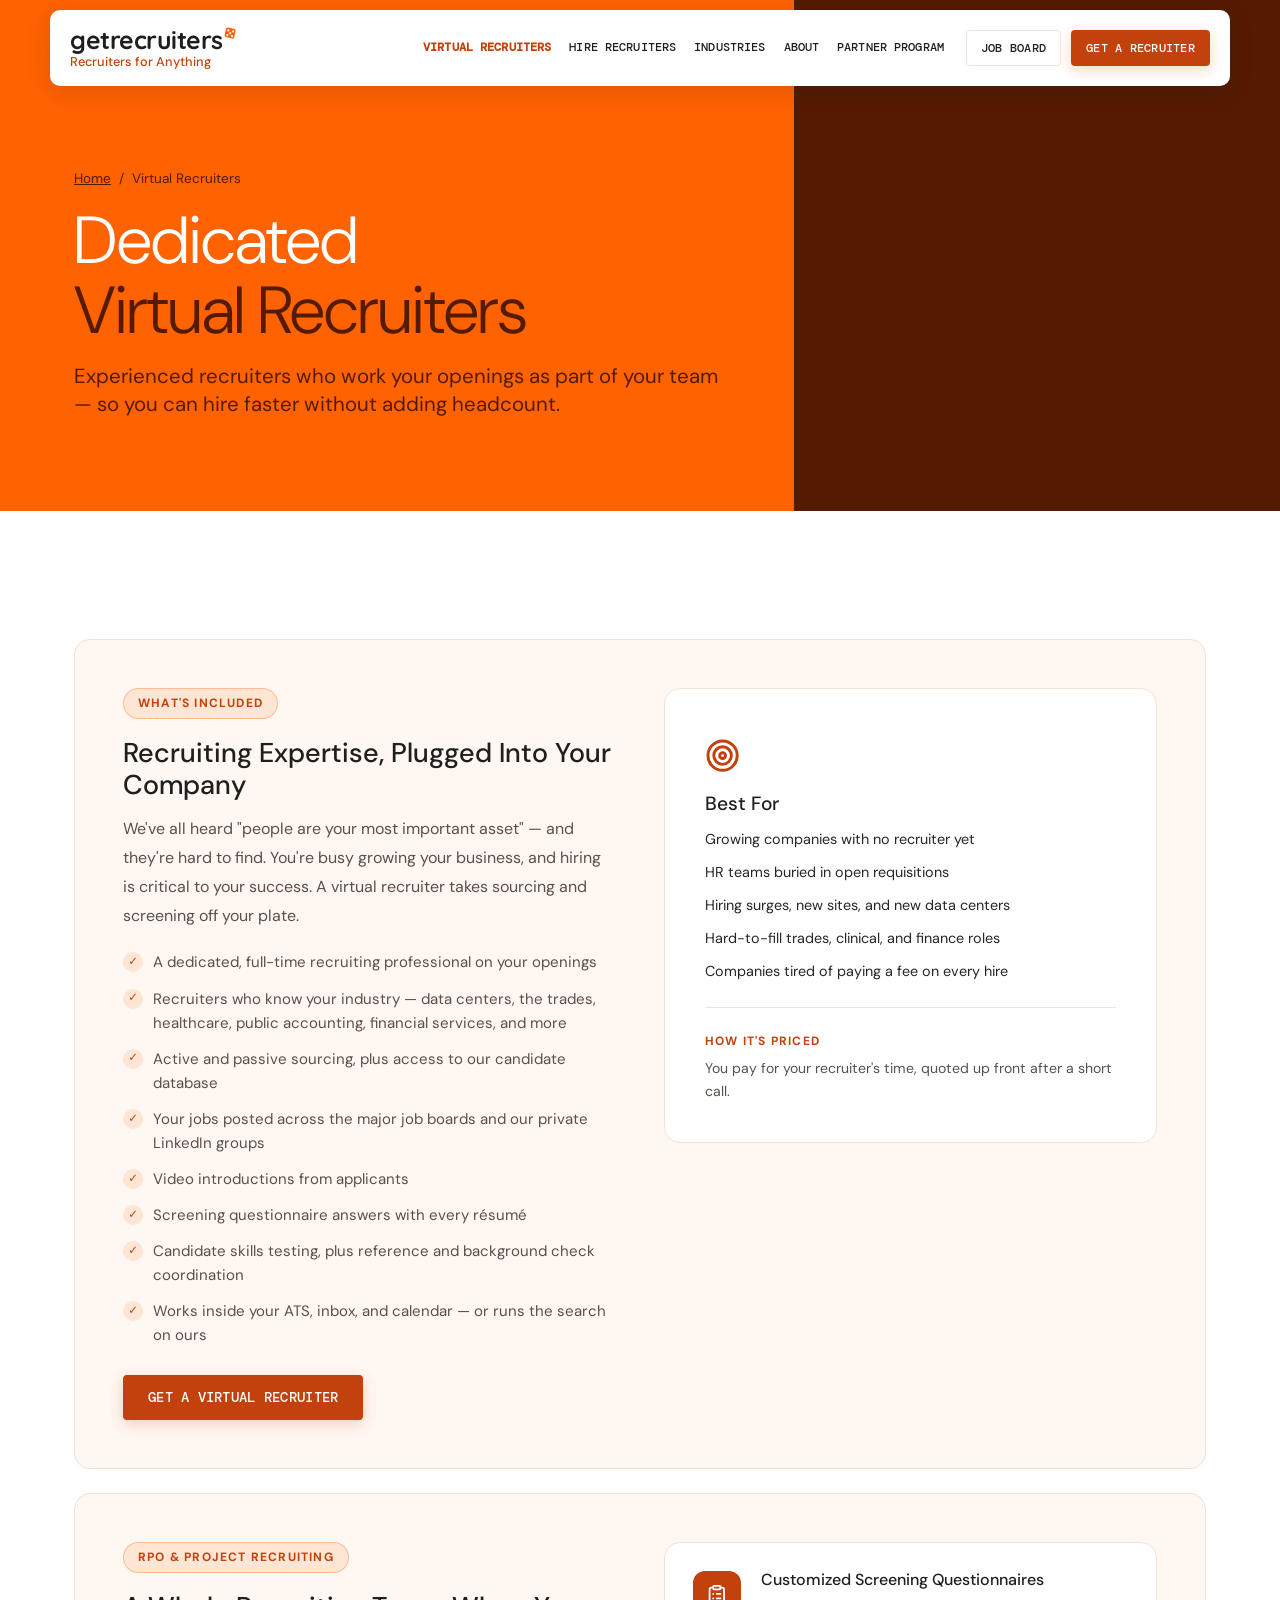
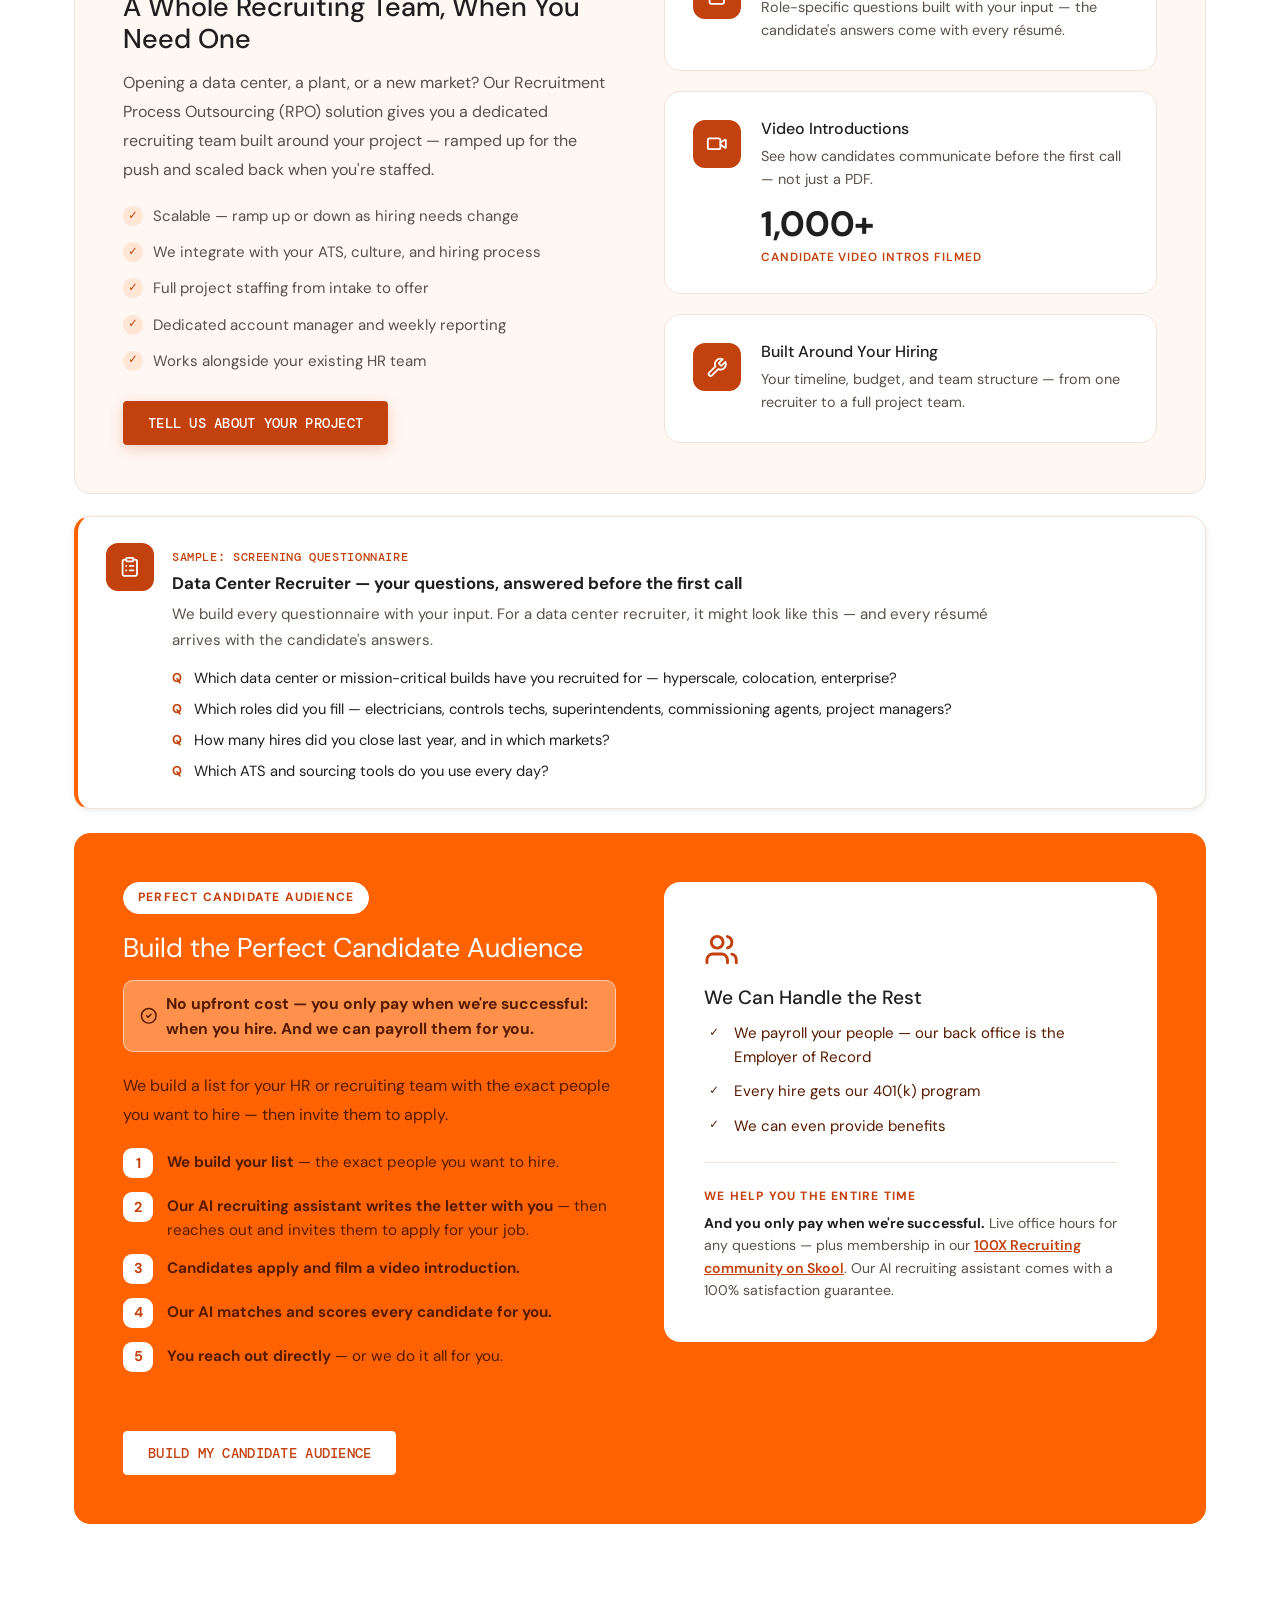
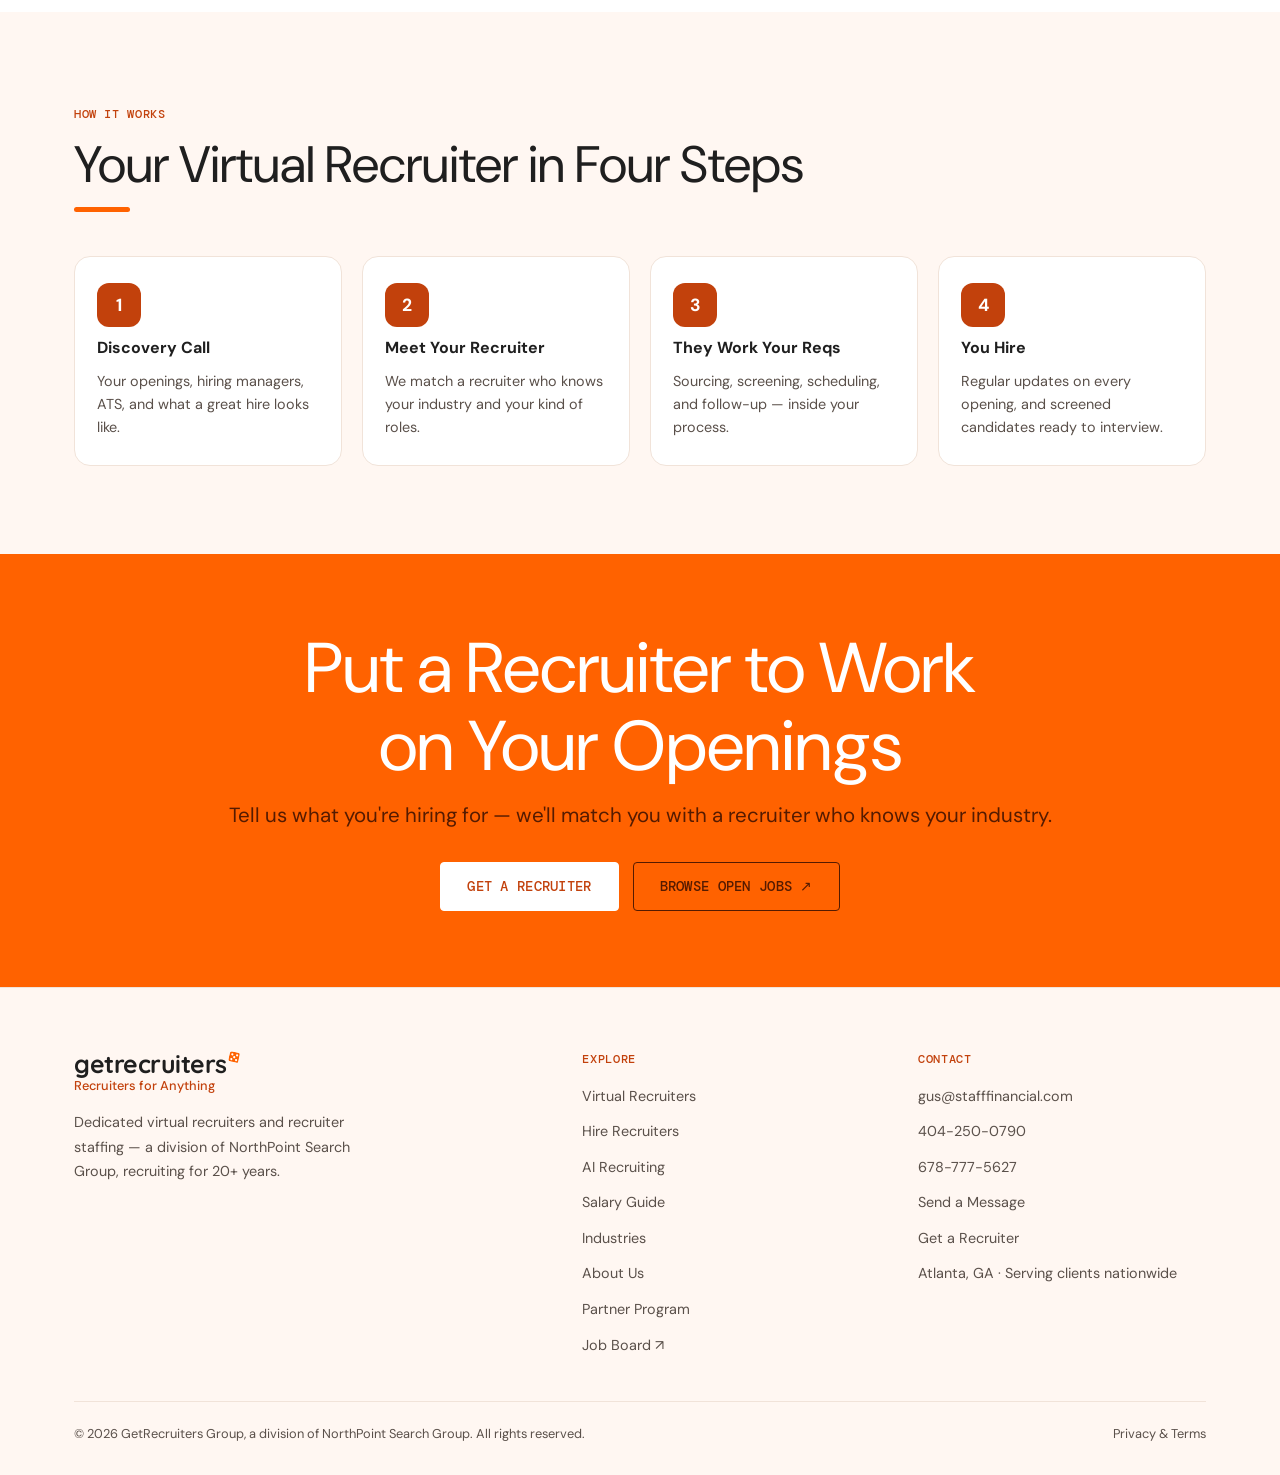
<file: virtual-recruiters.html>
<!DOCTYPE html>
<html lang="en">
<head>
  <meta charset="UTF-8">
  <meta name="viewport" content="width=device-width, initial-scale=1.0">
  <link rel="icon" type="image/png" sizes="32x32" href="img/favicon-32.png">
  <link rel="apple-touch-icon" href="img/favicon-180.png">
  <title>Dedicated Virtual Recruiters | GetRecruiters Group</title>
  <meta name="description" content="A dedicated recruiter who works your openings as part of your team — sourcing, screening, and scheduling — without adding headcount.">
  <link rel="canonical" href="https://www.getrecruiters.com/virtual-recruiters.html">
  <meta name="robots" content="index, follow">
  <meta property="og:type" content="website">
  <meta property="og:site_name" content="GetRecruiters Group">
  <meta property="og:title" content="Dedicated Virtual Recruiters | GetRecruiters Group">
  <meta property="og:description" content="A dedicated recruiter who works your openings as part of your team — sourcing, screening, and scheduling — without adding headcount.">
  <meta property="og:url" content="https://www.getrecruiters.com/virtual-recruiters.html">
  <meta property="og:image" content="https://www.getrecruiters.com/img/og-image.png">
  <meta property="og:image:width" content="1200">
  <meta property="og:image:height" content="630">
  <meta property="og:locale" content="en_US">
  <meta name="twitter:card" content="summary_large_image">
  <meta name="twitter:title" content="Dedicated Virtual Recruiters | GetRecruiters Group">
  <meta name="twitter:description" content="A dedicated recruiter who works your openings as part of your team — sourcing, screening, and scheduling — without adding headcount.">
  <meta name="twitter:image" content="https://www.getrecruiters.com/img/og-image.png">
  <meta name="theme-color" content="#ff6200">
  <script type="application/ld+json">
{
  "@context": "https://schema.org",
  "@graph": [
    {
      "@type": "Organization",
      "@id": "https://www.getrecruiters.com/#organization",
      "name": "GetRecruiters Group",
      "alternateName": [
        "GetRecruiters",
        "GetRecruiters.com"
      ],
      "url": "https://www.getrecruiters.com",
      "logo": {
        "@type": "ImageObject",
        "url": "https://www.getrecruiters.com/img/getrecruiters-logo.png"
      },
      "description": "GetRecruiters Group, a division of NorthPoint Search Group, provides dedicated virtual recruiters and places recruiters, sourcers, talent acquisition leaders, and HR professionals as temp, temp-to-perm, and direct hire — for data centers, construction and the skilled trades, healthcare, public accounting, financial services, and every other industry.",
      "parentOrganization": {
        "@type": "Organization",
        "name": "NorthPoint Search Group"
      },
      "address": {
        "@type": "PostalAddress",
        "addressLocality": "Atlanta",
        "addressRegion": "GA",
        "addressCountry": "US"
      },
      "telephone": [
        "+1-404-250-0790",
        "+1-678-777-5627"
      ],
      "email": "gus@stafffinancial.com",
      "areaServed": [
        "United States"
      ],
      "sameAs": []
    }
  ]
}
  </script>
  <link rel="stylesheet" href="css/styles.css">
</head>
<body>

<!-- ── Navigation ───────────────────────────── -->
<nav class="navbar" id="navbar">
  <div class="container nav-inner">
    <a href="index.html" class="brand" aria-label="GetRecruiters Group — home">
      <span class="brand-lockup"><span class="brand-word">getrecruiters<svg class="die" viewBox="0 0 30 30" aria-hidden="true"><rect width="30" height="30" rx="7"/><circle cx="8" cy="8" r="3.2"/><circle cx="22" cy="8" r="3.2"/><circle cx="15" cy="15" r="3.2"/><circle cx="8" cy="22" r="3.2"/><circle cx="22" cy="22" r="3.2"/></svg></span><span class="brand-tag">Recruiters for Anything</span></span>
    </a>
    <div class="nav-menu" id="navMenu">
      <ul class="nav-links" id="navLinks">
        <li><a href="virtual-recruiters.html">Virtual Recruiters</a></li>
        <li><a href="hire-recruiters.html">Hire Recruiters</a></li>
        <li><a href="about.html#industries">Industries</a></li>
        <li><a href="about.html">About</a></li>
        <li><a href="partners.html">Partner Program</a></li>
      </ul>
      <div class="nav-ctas">
        <a href="https://host.pcrecruiter.net/pcrbin/jobboard.aspx?uid=Staff%20Financial.npsg" target="_blank" rel="noopener" class="btn btn-outline-dark">Job Board</a>
        <a href="request-talent.html" class="btn btn-primary">Get a Recruiter</a>
      </div>
    </div>
    <button class="nav-toggle" id="navToggle" aria-label="Open menu" aria-expanded="false" aria-controls="navMenu"><span></span><span></span><span></span></button>
  </div>
</nav>

<!-- ── Page Hero ──────────────────────────────── -->
<section class="page-hero">
  <div class="page-hero-photo" style="background-image:url('https://images.unsplash.com/photo-1573496359142-b8d87734a5a2?auto=format&fit=crop&w=1000&q=80');background-position:center 25%;"></div>
  <div class="container">
    <div class="breadcrumb"><a href="index.html">Home</a><span>/</span>Virtual Recruiters</div>
    <h1>Dedicated <em>Virtual Recruiters</em></h1>
    <p>Experienced recruiters who work your openings as part of your team — so you can hire faster without adding headcount.</p>
  </div>
</section>

<section class="section">
  <div class="container">
    <div class="svc-blocks">
    <div class="svc-block svc-block--top" id="included">
      <div>
        <span class="pill-tag">What's Included</span>
        <h3>Recruiting Expertise, Plugged Into Your Company</h3>
        <p>We've all heard "people are your most important asset" — and they're hard to find. You're busy growing your business, and hiring is critical to your success. A virtual recruiter takes sourcing and screening off your plate.</p>
        <ul class="checklist">
          <li>A dedicated, full-time recruiting professional on your openings</li>
          <li>Recruiters who know your industry — data centers, the trades, healthcare, public accounting, financial services, and more</li>
          <li>Active and passive sourcing, plus access to our candidate database</li>
          <li>Your jobs posted across the major job boards and our private LinkedIn groups</li>
          <li>Video introductions from applicants</li>
          <li>Screening questionnaire answers with every résumé</li>
          <li>Candidate skills testing, plus reference and background check coordination</li>
          <li>Works inside your ATS, inbox, and calendar — or runs the search on ours</li>
        </ul>
        <a href="request-talent.html" class="btn btn-primary">Get a Virtual Recruiter</a>
      </div>
      <div class="svc-aside">
        <div class="aside-ico"><svg class="ico" aria-hidden="true" xmlns="http://www.w3.org/2000/svg" viewBox="0 0 24 24" fill="none" stroke="currentColor" stroke-width="2" stroke-linecap="round" stroke-linejoin="round" ><circle cx="12" cy="12" r="10"/><circle cx="12" cy="12" r="6"/><circle cx="12" cy="12" r="2"/></svg></div>
        <h4>Best For</h4>
        <ul>
          <li>Growing companies with no recruiter yet</li>
          <li>HR teams buried in open requisitions</li>
          <li>Hiring surges, new sites, and new data centers</li>
          <li>Hard-to-fill trades, clinical, and finance roles</li>
          <li>Companies tired of paying a fee on every hire</li>
        </ul>
        <div class="fee">
          <div class="fee-label">How It's Priced</div>
          <div class="fee-text">You pay for your recruiter's time, quoted up front after a short call.</div>
        </div>
      </div>
    </div>

    <div class="svc-block svc-block--top" id="rpo">
      <div>
        <span class="pill-tag">RPO &amp; Project Recruiting</span>
        <h3>A Whole Recruiting Team, When You Need One</h3>
        <p>Opening a data center, a plant, or a new market? Our Recruitment Process Outsourcing (RPO) solution gives you a dedicated recruiting team built around your project — ramped up for the push and scaled back when you're staffed.</p>
        <ul class="checklist">
          <li>Scalable — ramp up or down as hiring needs change</li>
          <li>We integrate with your ATS, culture, and hiring process</li>
          <li>Full project staffing from intake to offer</li>
          <li>Dedicated account manager and weekly reporting</li>
          <li>Works alongside your existing HR team</li>
        </ul>
        <a href="request-talent.html" class="btn btn-primary">Tell Us About Your Project</a>
      </div>
      <div class="tool-cards">
        <div class="tool-card">
          <div class="tool-ico"><svg class="ico" aria-hidden="true" xmlns="http://www.w3.org/2000/svg" viewBox="0 0 24 24" fill="none" stroke="currentColor" stroke-width="2" stroke-linecap="round" stroke-linejoin="round" ><rect width="8" height="4" x="8" y="2" rx="1" ry="1"/><path d="M16 4h2a2 2 0 0 1 2 2v14a2 2 0 0 1-2 2H6a2 2 0 0 1-2-2V6a2 2 0 0 1 2-2h2"/><path d="M12 11h4"/><path d="M12 16h4"/><path d="M8 11h.01"/><path d="M8 16h.01"/></svg></div>
          <div><h4>Customized Screening Questionnaires</h4><p>Role-specific questions built with your input — the candidate's answers come with every résumé.</p></div>
        </div>
        <div class="tool-card">
          <div class="tool-ico"><svg class="ico" aria-hidden="true" xmlns="http://www.w3.org/2000/svg" viewBox="0 0 24 24" fill="none" stroke="currentColor" stroke-width="2" stroke-linecap="round" stroke-linejoin="round" ><path d="m16 13 5.223 3.482a.5.5 0 0 0 .777-.416V7.87a.5.5 0 0 0-.752-.432L16 10.5"/><rect x="2" y="6" width="14" height="12" rx="2"/></svg></div>
          <div><h4>Video Introductions</h4><p>See how candidates communicate before the first call — not just a PDF.</p>
            <div style="margin-top:14px;"><div class="mini-stat-num">1,000+</div><div class="mini-stat-label">Candidate Video Intros Filmed</div></div></div>
        </div>
        <div class="tool-card">
          <div class="tool-ico"><svg class="ico" aria-hidden="true" xmlns="http://www.w3.org/2000/svg" viewBox="0 0 24 24" fill="none" stroke="currentColor" stroke-width="2" stroke-linecap="round" stroke-linejoin="round" ><path d="M14.7 6.3a1 1 0 0 0 0 1.4l1.6 1.6a1 1 0 0 0 1.4 0l3.77-3.77a6 6 0 0 1-7.94 7.94l-6.91 6.91a2.12 2.12 0 0 1-3-3l6.91-6.91a6 6 0 0 1 7.94-7.94l-3.76 3.76z"/></svg></div>
          <div><h4>Built Around Your Hiring</h4><p>Your timeline, budget, and team structure — from one recruiter to a full project team.</p></div>
        </div>
      </div>
    </div>

    <div class="example-callout">
      <div class="example-icon"><svg class="ico" aria-hidden="true" xmlns="http://www.w3.org/2000/svg" viewBox="0 0 24 24" fill="none" stroke="currentColor" stroke-width="2" stroke-linecap="round" stroke-linejoin="round" ><rect width="8" height="4" x="8" y="2" rx="1" ry="1"/><path d="M16 4h2a2 2 0 0 1 2 2v14a2 2 0 0 1-2 2H6a2 2 0 0 1-2-2V6a2 2 0 0 1 2-2h2"/><path d="M12 11h4"/><path d="M12 16h4"/><path d="M8 11h.01"/><path d="M8 16h.01"/></svg></div>
      <div>
        <span class="section-kicker">Sample: Screening Questionnaire</span>
        <h4>Data Center Recruiter — your questions, answered before the first call</h4>
        <p>We build every questionnaire with your input. For a data center recruiter, it might look like this — and every résumé arrives with the candidate's answers.</p>
        <ul class="sample-q">
          <li>Which data center or mission-critical builds have you recruited for — hyperscale, colocation, enterprise?</li>
          <li>Which roles did you fill — electricians, controls techs, superintendents, commissioning agents, project managers?</li>
          <li>How many hires did you close last year, and in which markets?</li>
          <li>Which ATS and sourcing tools do you use every day?</li>
        </ul>
      </div>
    </div>

    <div class="svc-block svc-block--dark svc-block--top" id="audience">
      <div class="on-dark">
        <span class="pill-tag">Perfect Candidate Audience</span>
        <h3>Build the Perfect Candidate Audience</h3>
        <div class="pay-when-hire pay-when-hire--dark"><svg class="ico" aria-hidden="true" xmlns="http://www.w3.org/2000/svg" viewBox="0 0 24 24" fill="none" stroke="currentColor" stroke-width="2" stroke-linecap="round" stroke-linejoin="round" ><circle cx="12" cy="12" r="10"/><path d="m9 12 2 2 4-4"/></svg> <span>No upfront cost — you only pay when we're successful: when you hire. <span class="pwh-2">And we can payroll them for you.</span></span></div>
        <p>We build a list for your HR or recruiting team with the exact people you want to hire — then invite them to apply.</p>
        <ol class="num-steps">
        <li><strong>We build your list</strong> — the exact people you want to hire.</li>
        <li><strong>Our AI recruiting assistant writes the letter with you</strong> — then reaches out and invites them to apply for your job.</li>
        <li><strong>Candidates apply and film a video introduction.</strong></li>
        <li><strong>Our AI matches and scores every candidate for you.</strong></li>
        <li><strong>You reach out directly</strong> — or we do it all for you.</li>
        </ol>
        <a href="request-talent.html" class="btn btn-white">Build My Candidate Audience</a>
      </div>
      <div class="svc-aside">
        <div class="aside-ico"><svg class="ico" aria-hidden="true" xmlns="http://www.w3.org/2000/svg" viewBox="0 0 24 24" fill="none" stroke="currentColor" stroke-width="2" stroke-linecap="round" stroke-linejoin="round" ><path d="M16 21v-2a4 4 0 0 0-4-4H6a4 4 0 0 0-4 4v2"/><circle cx="9" cy="7" r="4"/><path d="M22 21v-2a4 4 0 0 0-3-3.87"/><path d="M16 3.13a4 4 0 0 1 0 7.75"/></svg></div>
        <h4>We Can Handle the Rest</h4>
        <ul class="checklist">
          <li>We payroll your people — our back office is the Employer of Record</li>
          <li>Every hire gets our 401(k) program</li>
          <li>We can even provide benefits</li>
        </ul>
        <div class="fee">
          <div class="fee-label">We Help You the Entire Time</div>
          <div class="fee-text"><strong style="color:var(--ink);">And you only pay when we're successful.</strong> Live office hours for any questions — plus membership in our <a href="https://www.skool.com/100xrecruiting" target="_blank" rel="noopener">100X Recruiting community on Skool</a>. Our AI recruiting assistant comes with a 100% satisfaction guarantee.</div>
        </div>
      </div>
    </div>
    </div>
  </div>
</section>

<section class="section section-alt">
  <div class="container">
    <span class="section-kicker">How It Works</span>
    <h2 class="section-title">Your Virtual Recruiter in Four Steps</h2>
    <div class="section-divider"></div>
    <div class="steps-row">
      <div class="step"><div class="step-num">1</div><h4>Discovery Call</h4><p>Your openings, hiring managers, ATS, and what a great hire looks like.</p></div>
      <div class="step"><div class="step-num">2</div><h4>Meet Your Recruiter</h4><p>We match a recruiter who knows your industry and your kind of roles.</p></div>
      <div class="step"><div class="step-num">3</div><h4>They Work Your Reqs</h4><p>Sourcing, screening, scheduling, and follow-up — inside your process.</p></div>
      <div class="step"><div class="step-num">4</div><h4>You Hire</h4><p>Regular updates on every opening, and screened candidates ready to interview.</p></div>
    </div>
  </div>
</section>

<!-- ── CTA band ───────────────────────────────── -->
<div class="cta-band">
  <div class="container">
    <h2>Put a Recruiter to Work<br>on Your Openings</h2>
    <p>Tell us what you're hiring for — we'll match you with a recruiter who knows your industry.</p>
    <div class="cta-actions">
      <a href="request-talent.html" class="btn btn-white btn-lg">Get a Recruiter</a>
      <a href="https://host.pcrecruiter.net/pcrbin/jobboard.aspx?uid=Staff%20Financial.npsg" target="_blank" rel="noopener" class="btn btn-outline-white btn-lg">Browse Open Jobs ↗</a>
    </div>
  </div>
</div>

<!-- ── Footer ─────────────────────────────────── -->
<footer>
  <div class="container">
    <div class="footer-grid">
      <div class="footer-brand">
        <a href="index.html" class="brand-chip" aria-label="GetRecruiters Group — home">
          <span class="brand-lockup"><span class="brand-word">getrecruiters<svg class="die" viewBox="0 0 30 30" aria-hidden="true"><rect width="30" height="30" rx="7"/><circle cx="8" cy="8" r="3.2"/><circle cx="22" cy="8" r="3.2"/><circle cx="15" cy="15" r="3.2"/><circle cx="8" cy="22" r="3.2"/><circle cx="22" cy="22" r="3.2"/></svg></span><span class="brand-tag">Recruiters for Anything</span></span>
        </a>
        <p>Dedicated virtual recruiters and recruiter staffing — a division of NorthPoint Search Group, recruiting for 20+ years.</p>
      </div>
      <div class="footer-col">
        <h4>Explore</h4>
        <ul>
          <li><a href="virtual-recruiters.html">Virtual Recruiters</a></li>
          <li><a href="hire-recruiters.html">Hire Recruiters</a></li>
          <li><a href="ai-recruiting.html">AI Recruiting</a></li>
          <li><a href="salary-guide.html">Salary Guide</a></li>
          <li><a href="about.html#industries">Industries</a></li>
          <li><a href="about.html">About Us</a></li>
          <li><a href="partners.html">Partner Program</a></li>
          <li><a href="https://host.pcrecruiter.net/pcrbin/jobboard.aspx?uid=Staff%20Financial.npsg" target="_blank" rel="noopener">Job Board ↗</a></li>
        </ul>
      </div>
      <div class="footer-col">
        <h4>Contact</h4>
        <ul>
          <li><a href="mailto:gus@stafffinancial.com">gus@stafffinancial.com</a></li>
          <li><a href="tel:+14042500790">404-250-0790</a></li>
          <li><a href="tel:+16787775627">678-777-5627</a></li>
          <li><a href="contact.html">Send a Message</a></li>
          <li><a href="request-talent.html">Get a Recruiter</a></li>
          <li><span>Atlanta, GA · Serving clients nationwide</span></li>
        </ul>
      </div>
    </div>
    <hr class="footer-divider">
    <div class="footer-bottom">
      <span>&copy; 2026 GetRecruiters Group, a division of NorthPoint Search Group. All rights reserved.</span>
      <a href="contact.html">Privacy &amp; Terms</a>
    </div>
  </div>
</footer>

<script src="js/main.js"></script>
</body>
</html>
</file>
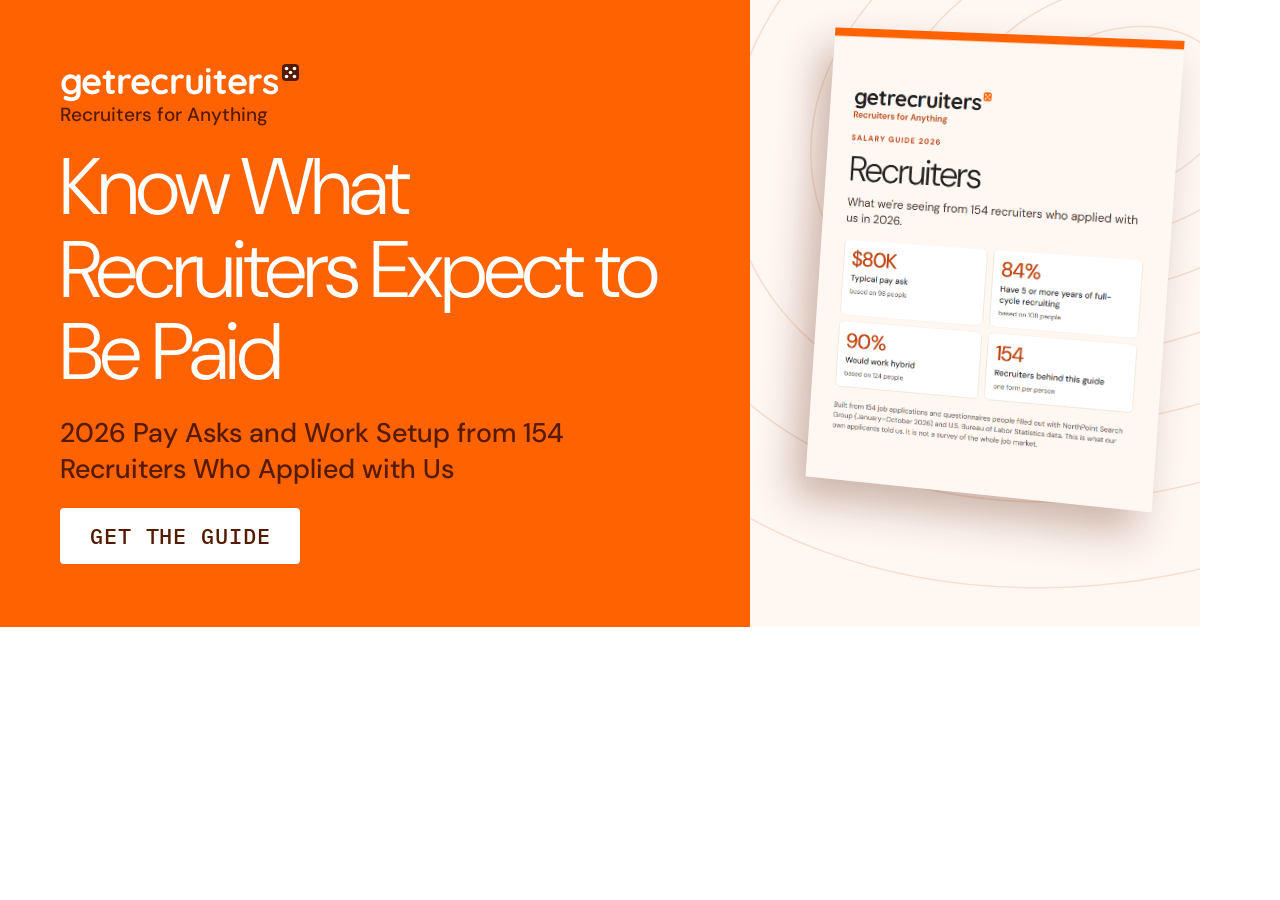
<file: ads/guide-ad-wide.html>
<!doctype html>
<html lang="en">
<head>
<meta charset="utf-8">
<title>GetRecruiters Salary Guide Ad</title>
<link rel="stylesheet" href="https://fonts.googleapis.com/css2?family=DM+Sans:opsz,wght@9..40,300;9..40,400;9..40,500;9..40,600&family=IBM+Plex+Mono:wght@500&family=Quicksand:wght@700&display=swap">
<style>
/* 1200 x 627 single image ad. Offer on solid orange, tilted guide cover on the right.
   Kit rules: orange is never a gradient, white on orange is for big headlines only, smaller words are brown. */
:root {
  --orange: #ff6200;
  --brown: #551b00;
  --light: #fff7f2;
  --contour: #f6dfcf;
  --white: #ffffff;
}
* { box-sizing: border-box; margin: 0; padding: 0; }
html, body { width: 1200px; height: 627px; overflow: hidden; background: var(--white); }
.ad { position: relative; width: 1200px; height: 627px; display: grid; grid-template-columns: 750px 450px; }
.left { display: flex; flex-direction: column; justify-content: center; gap: 22px; padding: 0 44px 0 60px; background: var(--orange); }
.lockup { display: inline-grid; gap: 6px; justify-self: start; }
.word { display: inline-flex; align-items: flex-start; gap: 3px; font: 700 36px/1 "Quicksand", "DM Sans", sans-serif; letter-spacing: -.02em; color: var(--white); }
.word svg { width: 17px; height: 17px; margin-top: 1px; fill: var(--brown); }
.word svg circle { fill: var(--white); }
.tag { font: 500 19px/1 "DM Sans", sans-serif; color: var(--brown); }
h1 { font: 300 80px/1.03 "DM Sans", sans-serif; letter-spacing: -.035em; color: var(--white); }
p { font: 500 27px/1.3 "DM Sans", sans-serif; color: var(--brown); max-width: 620px; }
.cta { align-self: flex-start; padding: 17px 30px; border-radius: 4px; background: var(--white); color: var(--brown); font: 500 22px/1 "IBM Plex Mono", monospace; letter-spacing: .04em; text-transform: uppercase; }
.right { position: relative; background: var(--light); overflow: hidden; }
.right svg { position: absolute; inset: 0; width: 100%; height: 100%; }
.cover {
  position: absolute;
  left: 62px;
  top: 34px;
  width: 356px;
  height: auto;
  transform: perspective(1500px) rotateY(-12deg) rotateZ(4deg);
  box-shadow: -14px 22px 38px rgba(85, 27, 0, .3);
}
</style>
</head>
<body>
<div class="ad">
  <div class="left">
    <div class="lockup">
      <span class="word">getrecruiters<svg viewBox="0 0 30 30" aria-hidden="true"><rect width="30" height="30" rx="7"/><circle cx="8" cy="8" r="3.2"/><circle cx="22" cy="8" r="3.2"/><circle cx="15" cy="15" r="3.2"/><circle cx="8" cy="22" r="3.2"/><circle cx="22" cy="22" r="3.2"/></svg></span>
      <span class="tag">Recruiters for Anything</span>
    </div>
    <h1>Know What Recruiters Expect to Be Paid</h1>
    <p>2026 Pay Asks and Work Setup from 154 Recruiters Who Applied with Us</p>
    <div class="cta">Get the Guide</div>
  </div>
  <div class="right">
    <svg viewBox="0 0 450 627" aria-hidden="true" fill="none" stroke="#f6dfcf" stroke-width="1.5">
      <ellipse cx="370" cy="110" rx="60" ry="42" transform="rotate(-18 370 110)"/>
      <ellipse cx="370" cy="110" rx="112" ry="80" transform="rotate(-18 370 110)"/>
      <ellipse cx="370" cy="110" rx="172" ry="124" transform="rotate(-18 370 110)"/>
      <ellipse cx="370" cy="110" rx="240" ry="176" transform="rotate(-18 370 110)"/>
      <ellipse cx="370" cy="110" rx="316" ry="236" transform="rotate(-18 370 110)"/>
      <ellipse cx="370" cy="110" rx="400" ry="304" transform="rotate(-18 370 110)"/>
      <ellipse cx="370" cy="110" rx="492" ry="380" transform="rotate(-18 370 110)"/>
      <ellipse cx="370" cy="110" rx="592" ry="464" transform="rotate(-18 370 110)"/>
    </svg>
    <img class="cover" src="../img/getrecruiters-recruiters-cover.png" alt="GetRecruiters Salary Guide 2026: Recruiters cover">
  </div>
</div>
</body>
</html>
</file>
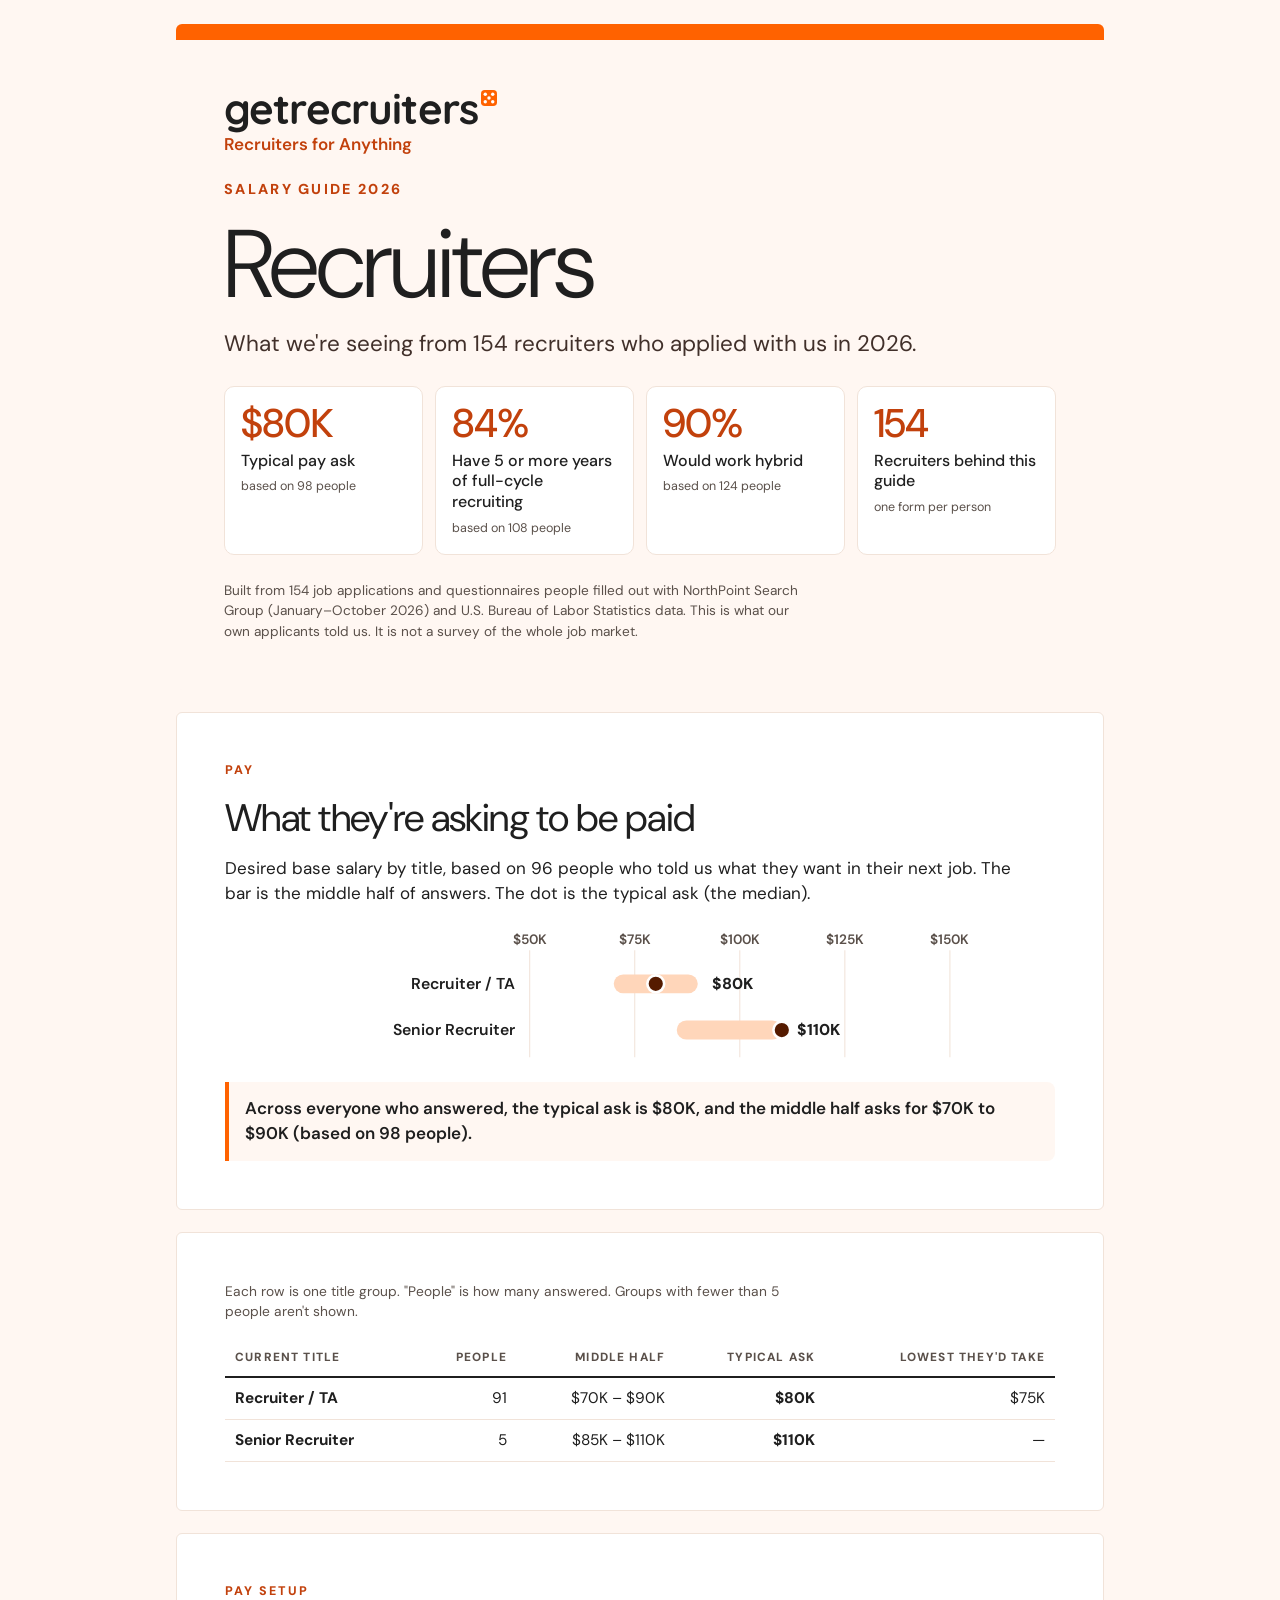
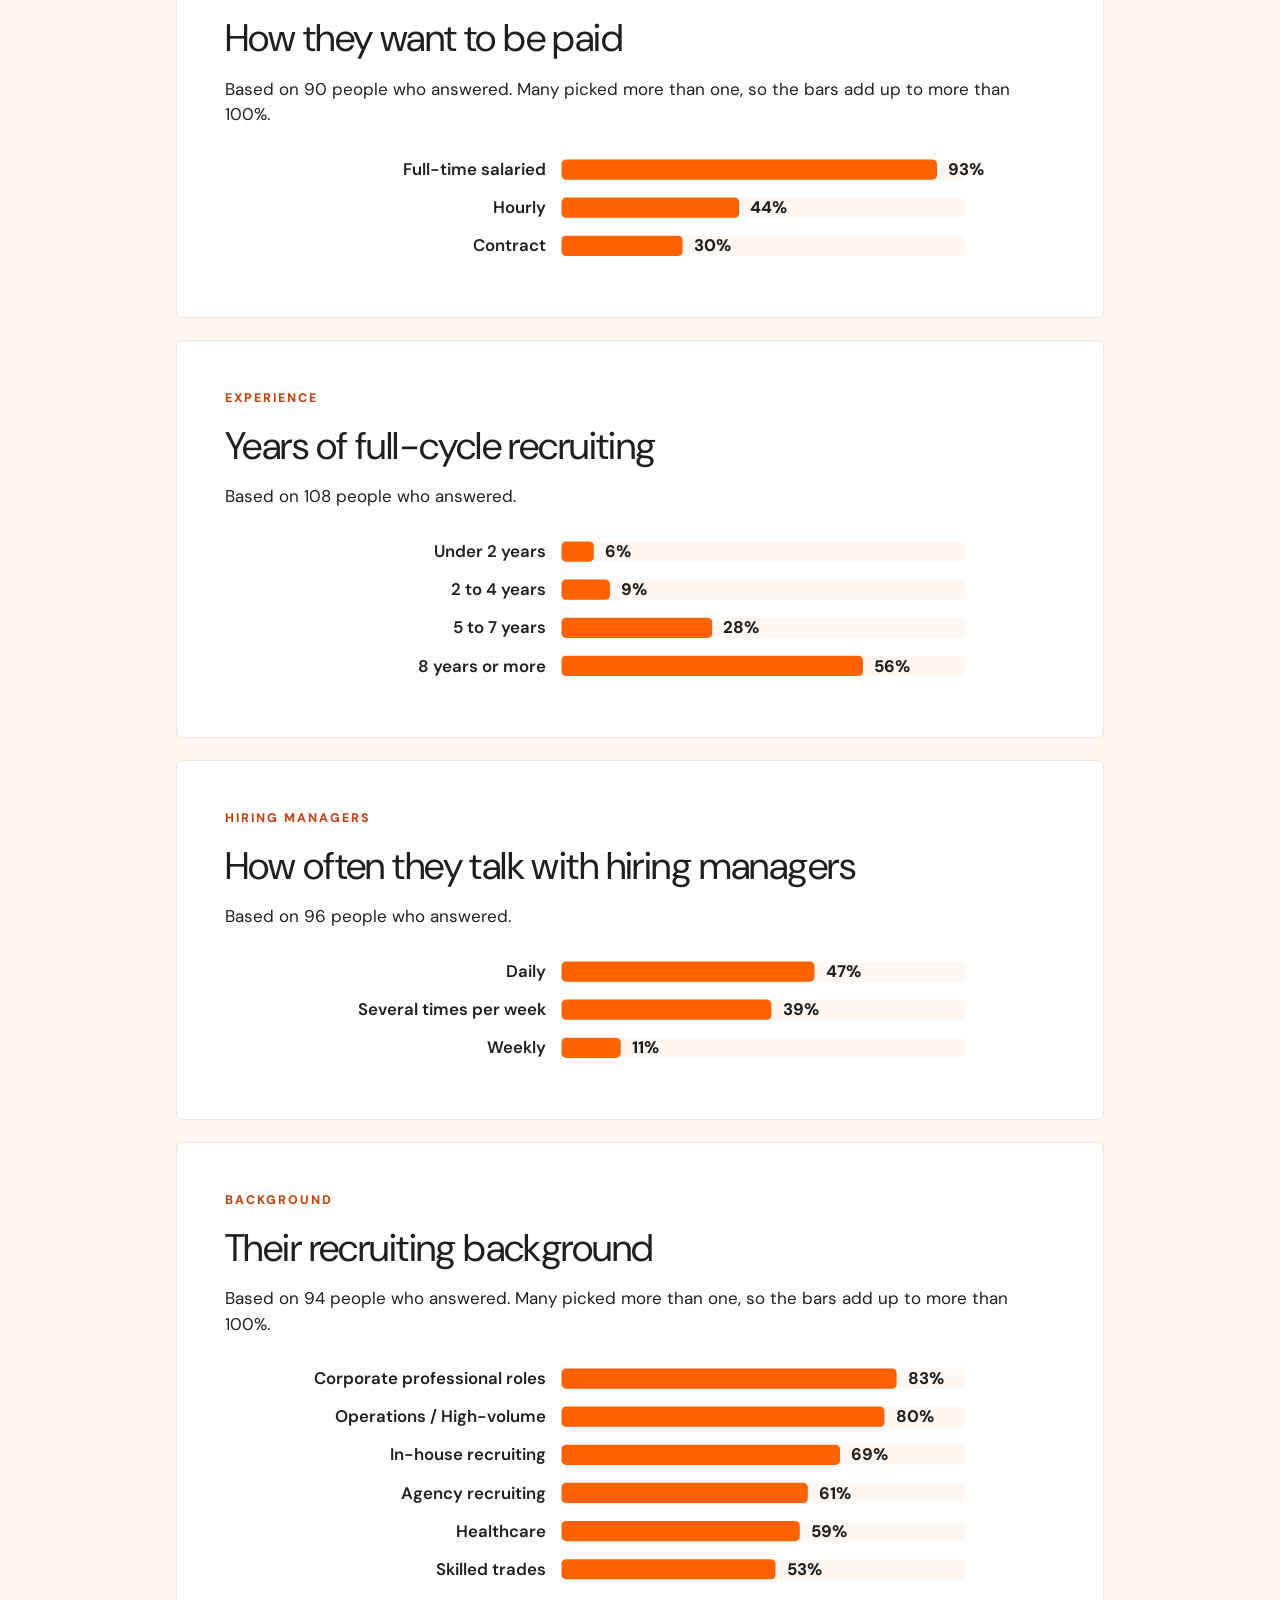
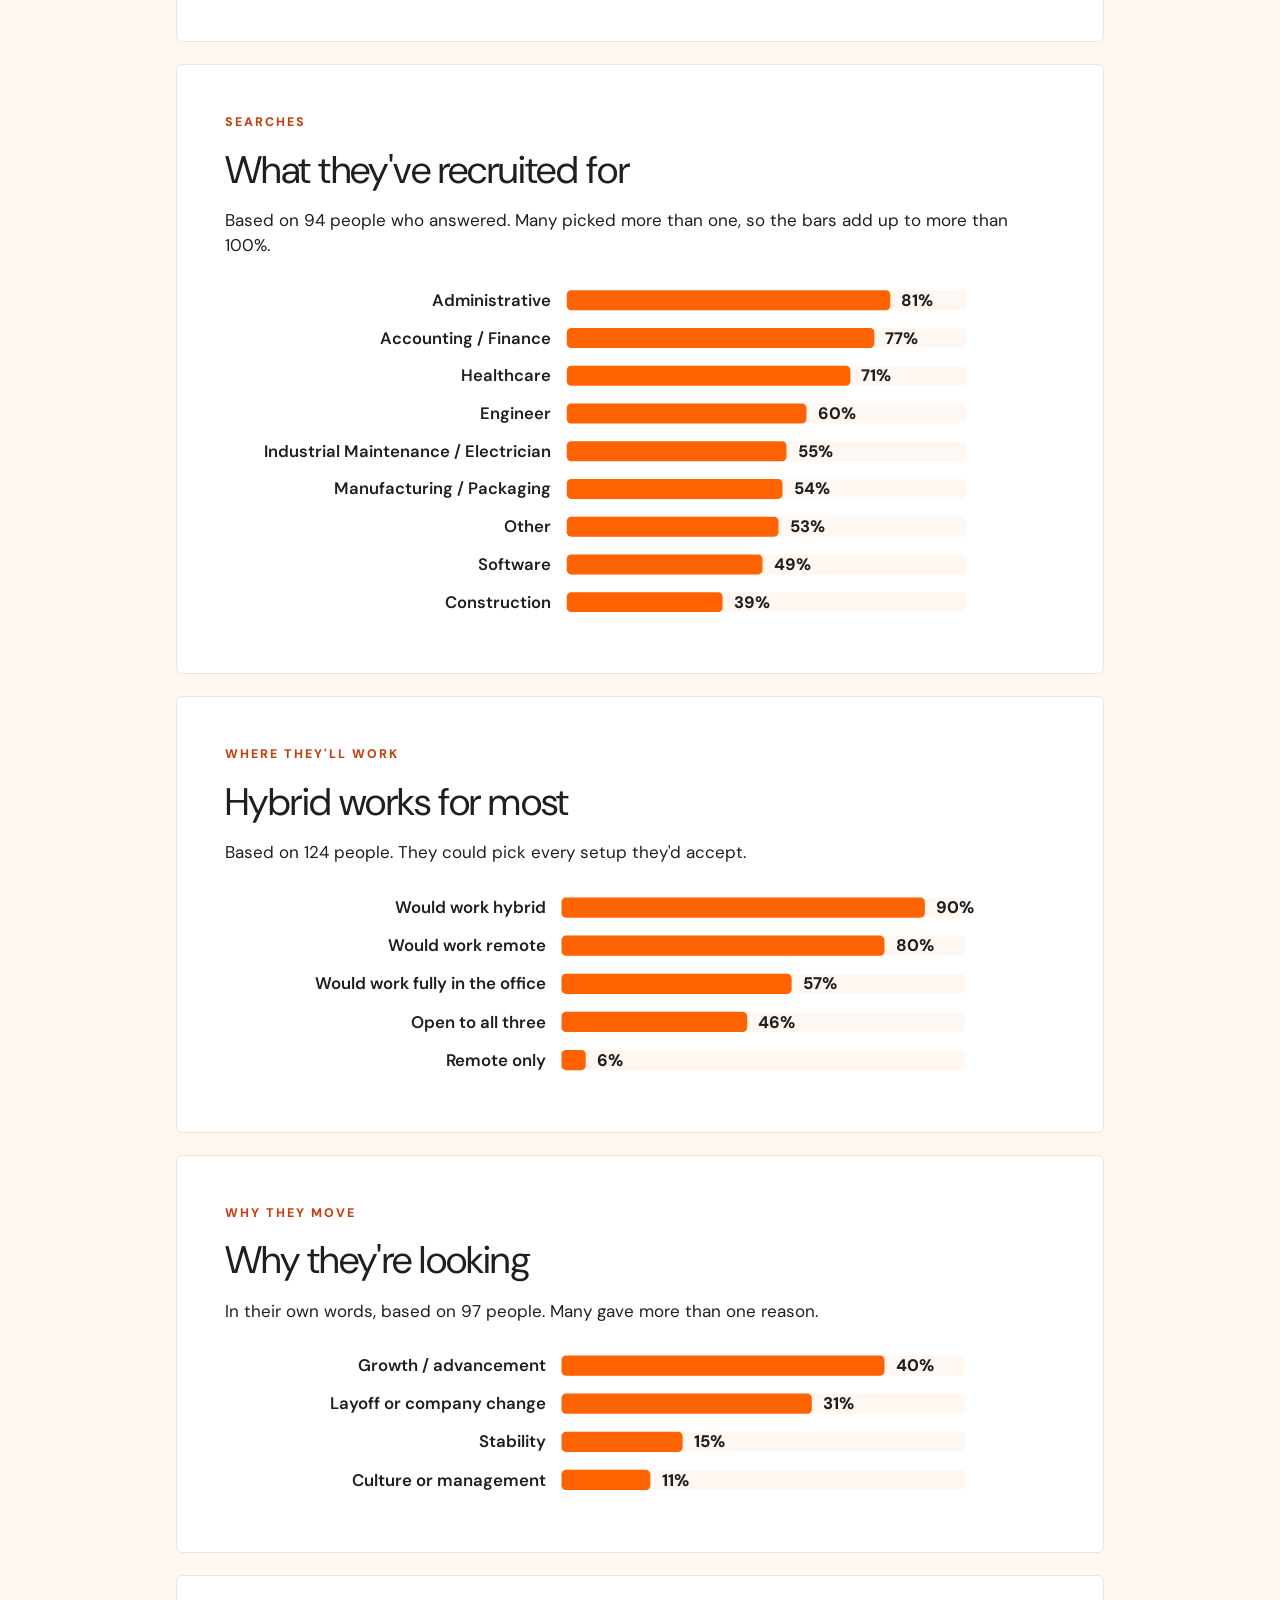
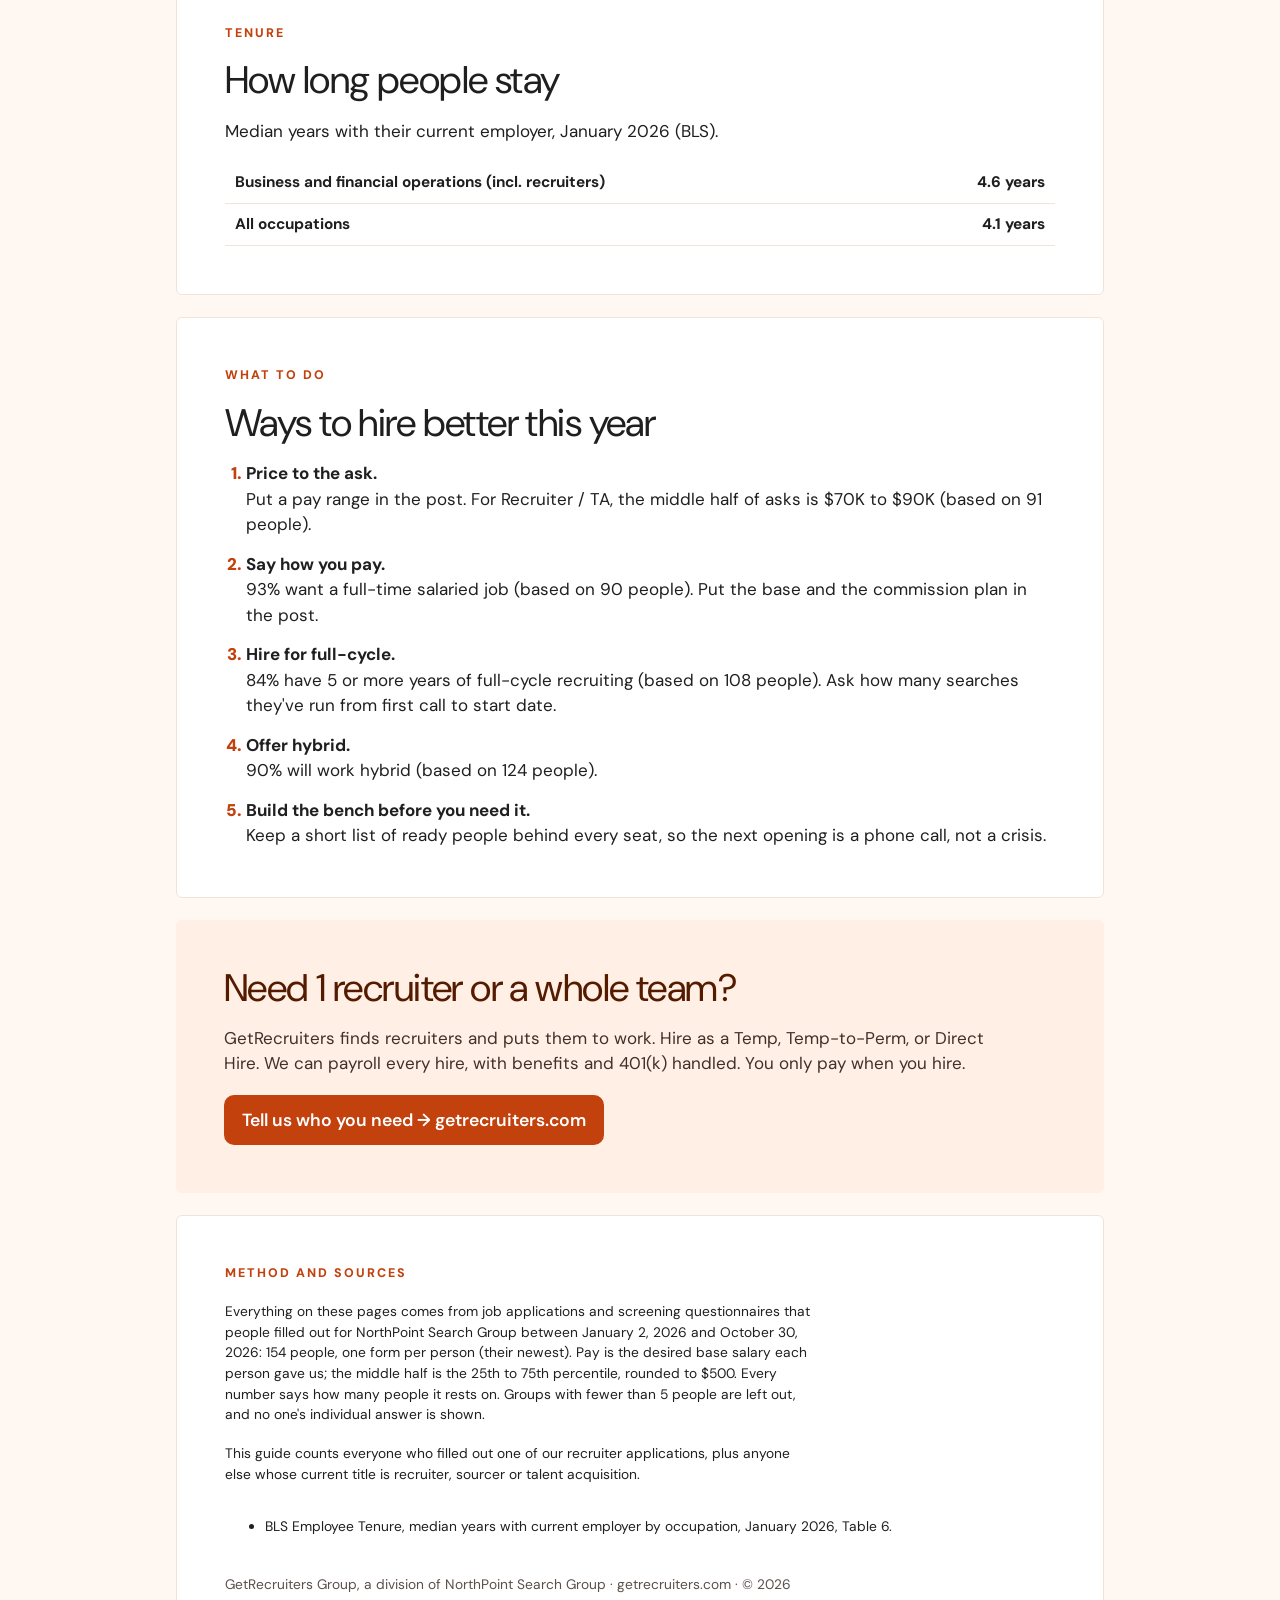
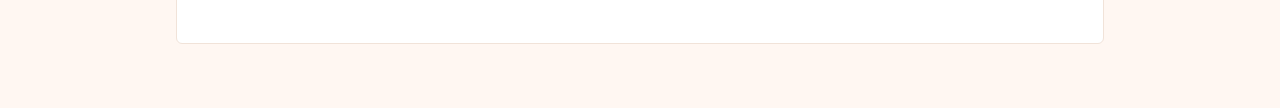
<file: downloads/getrecruiters-salary-guide-recruiters.html>
<!doctype html><html lang='en'><head><meta charset='utf-8'><meta name='viewport' content='width=device-width, initial-scale=1'>
<title>GetRecruiters Salary Guide 2026 · Recruiters</title>
<link rel="preconnect" href="https://fonts.googleapis.com">
<link rel="preconnect" href="https://fonts.gstatic.com" crossorigin>
<link rel="stylesheet" href="https://fonts.googleapis.com/css2?family=DM+Sans:opsz,wght@9..40,300;9..40,400;9..40,500;9..40,600;9..40,700&family=Quicksand:wght@700&display=swap">
<style>
/* Layout: a printed report. Light cover, then white pages. */
:root {
  --ink:#1F1F1F; --navy:#551B00; --panel:#FFFFFF; --blue:#C2410C; --cyan:#FF6200; --band:#FFD6BA;
  --paper: #FFFFFF; --wash: #FFF7F2; --muted: #5A504A; --rule: #F1E3D9;
  --font: 'DM Sans', 'Segoe UI', Helvetica, Arial, sans-serif; --display: 'DM Sans', 'Segoe UI', Helvetica, Arial, sans-serif;
  color-scheme: light;
}
* { box-sizing: border-box; }
body { background: var(--wash); color: var(--ink); font-family: var(--font); font-size: 17px; line-height: 1.5; margin: 0; }
.doc { max-width: 960px; margin: 0 auto; padding-inline: 16px; padding-block: 24px 64px; display: grid; gap: 22px; }
section { background: var(--paper); border: 1px solid var(--rule); border-radius: 6px; padding: clamp(22px, 4vw, 48px); display: grid; gap: 18px; }
h1, h2, h3 { margin: 0; line-height: 1.05; letter-spacing: -0.02em; text-wrap: balance; font-family: var(--display); }
h2 { font-size: clamp(1.7rem, 3.4vw, 2.4rem); font-weight: 900; }
h3 { font-size: 1.15rem; font-weight: 800; letter-spacing: 0; }
p { margin: 0; max-width: 66ch; }
.eyebrow { font-size: 0.78rem; font-weight: 800; letter-spacing: 0.16em; text-transform: uppercase; color: var(--blue); }
.muted { color: var(--muted); }
.small { font-size: 0.86rem; }
.cover { background: var(--navy); color: #fff; border: 0; position: relative; overflow: hidden; gap: 26px; }
.cover::after { content: ""; position: absolute; inset: 0; pointer-events: none;
  background-image: linear-gradient(rgba(99,224,255,.08) 1px, transparent 1px), linear-gradient(90deg, rgba(99,224,255,.08) 1px, transparent 1px);
  background-size: 44px 44px; -webkit-mask-image: radial-gradient(70% 80% at 85% 100%, #000 10%, transparent 70%); mask-image: radial-gradient(70% 80% at 85% 100%, #000 10%, transparent 70%); }
.cover > * { position: relative; z-index: 1; }
.lock { display: inline-flex; align-items: center; gap: 12px; font-size: 40px; }
.lock .wm { font-weight: 900; line-height: .88; letter-spacing: -0.025em; color: #fff; }
.lock .x { color: transparent; -webkit-text-stroke: .05em #2C8FD6; filter: drop-shadow(0 0 .1em #2C8FD6) drop-shadow(0 0 .24em #2C8FD6); }
.lock .bar { width: 2px; height: .82em; background: rgba(255,255,255,.3); }
.lock .ds { font-weight: 700; font-size: .32em; letter-spacing: .185em; color: #fff; }
.cover .eyebrow { color: var(--cyan); }
.mzl { display: inline-flex; align-items: center; gap: .28em; font-size: 40px; line-height: 1; }
.mzl img { height: 1.1em; width: 1.1em; border-radius: .22em; }
.mzl .mw { font-weight: 800; letter-spacing: -.02em; color: #fff; }
.mzl .mw b { font-weight: 800; color: #2C8FD6; }
.mzl .by { display: inline-flex; align-items: baseline; gap: .3em; margin-left: .3em; font-weight: 600; font-size: .52em; color: #A9BEDF; }
.mzl .by .wm { font-weight: 900; font-size: 1.35em; letter-spacing: -.025em; color: #fff; }
.mzl .by .x { color: transparent; -webkit-text-stroke: .05em #2C8FD6; filter: drop-shadow(0 0 .1em #2C8FD6) drop-shadow(0 0 .24em #2C8FD6); }
.lsg { display: inline-block; width: fit-content; align-self: flex-start; background: #fff; border-radius: 12px; padding: 10px 16px; line-height: 0; }
.lsg img { height: 64px; width: auto; }
.sfg { display: inline-flex; align-items: center; gap: 14px; }
.sfg-text { display: flex; flex-direction: column; line-height: 1; }
.sfg-name { font-family: 'Outfit', sans-serif; font-weight: 600; font-size: 2.1rem; letter-spacing: -.015em;
  background: linear-gradient(180deg, #ffffff 0%, #c9d2dd 100%); -webkit-background-clip: text; background-clip: text; color: transparent; padding-bottom: 3px; }
.sfg-group { display: flex; align-items: center; gap: 8px; margin-top: 2px; font-family: 'Outfit', sans-serif; font-size: .8rem;
  font-weight: 600; letter-spacing: .3em; text-transform: uppercase; color: #6FC5D4; }
.sfg-group::before { content: ''; flex: 1; height: 1.5px; background: #6FC5D4; }
.sfg-tag { margin-top: 6px; font-family: 'Outfit', sans-serif; font-size: .66rem; font-weight: 500; letter-spacing: .34em;
  text-transform: uppercase; color: rgba(255,255,255,.6); white-space: nowrap; }
.cover h1 { font-size: clamp(2.6rem, 7vw, 4.6rem); font-weight: 900; }
.cover .lede { font-size: 1.25rem; color: #C9D6EE; max-width: 46ch; }
.tiles { display: grid; grid-template-columns: repeat(4, minmax(0, 1fr)); gap: 12px; }
.tile { background: var(--panel); border: 1px solid rgba(99,224,255,.25); border-radius: 10px; padding: 16px; }
.tile b { display: block; font-size: 2rem; font-weight: 900; color: var(--cyan); line-height: 1; font-variant-numeric: tabular-nums; }
.tile span { display: block; margin-top: 8px; font-size: .92rem; color: #DCE7F7; line-height: 1.3; }
.cover .src { font-size: .85rem; color: #A9BEDF; }
.chart { width: 100%; height: auto; display: block; }
.chart .grid { stroke: var(--rule); stroke-width: 1; }
.chart .tick { fill: var(--muted); font-weight: 600; font-size: 13px; font-family: var(--font); }
.chart .lab { fill: var(--ink); font-weight: 600; font-size: 15px; font-family: var(--font); }
.chart .val { fill: var(--ink); font-weight: 800; font-size: 15px; font-family: var(--font); font-variant-numeric: tabular-nums; }
.chart .band { fill: var(--band); }
.chart .dot { fill: var(--navy); stroke: #fff; stroke-width: 2.5; }
.chart .track { fill: var(--wash); }
.chart .fill { fill: var(--blue); }
.tablewrap { overflow-x: auto; }
table { width: 100%; border-collapse: collapse; font-size: .96rem; font-variant-numeric: tabular-nums; }
th, td { padding: 9px 10px; border-bottom: 1px solid var(--rule); text-align: left; vertical-align: top; }
thead th { font-size: .74rem; letter-spacing: .1em; text-transform: uppercase; color: var(--muted); font-weight: 800; border-bottom: 2px solid var(--ink); }
tbody th { font-weight: 700; }
td.num { text-align: right; white-space: nowrap; }
thead th.num { text-align: right; }
.strong { font-weight: 800; }
.takeaway { background: var(--wash); border-left: 4px solid var(--blue); padding: 14px 16px; border-radius: 0 8px 8px 0; font-weight: 600; max-width: none; }
.two { display: grid; grid-template-columns: repeat(2, minmax(0, 1fr)); gap: 26px; }
.two > div { display: grid; gap: 12px; align-content: start; min-width: 0; }
ol.tips { margin: 0; padding-left: 1.3rem; display: grid; gap: 14px; max-width: 70ch; }
ol.tips li::marker { font-weight: 900; color: var(--blue); }
ol.tips b { display: block; }
.cta { background: var(--navy); color: #fff; border: 0; }
.cta h2 { color: #fff; }
.cta p { color: #C9D6EE; }
.cta .go { display: inline-block; background: var(--cyan); color: var(--navy); font-weight: 900; font-size: 1.1rem; padding: 12px 18px; border-radius: 10px; text-decoration: none; justify-self: start; }
.cta .chip { justify-self: start; font-size: .78rem; font-weight: 800; letter-spacing: .16em; color: var(--cyan); border: 1.5px solid var(--cyan); border-radius: 999px; padding: 6px 12px; }
a { color: var(--blue); }
.sources li { margin-bottom: 6px; }
@media (max-width: 760px) { .tiles { grid-template-columns: repeat(2, minmax(0, 1fr)); } }
@media screen and (max-width: 760px) { .two { grid-template-columns: 1fr; } }
@media print {
  @page { size: Letter; margin: 0.45in; }
  body { background: #fff; font-size: 12.5px; }
  .doc { max-width: none; padding: 0; gap: 0; }
  section { border: 0; border-radius: 0; padding: 0.25in 0.1in; break-inside: avoid; }
  section.page { break-before: page; }
  .cover { padding: 0.55in 0.45in; min-height: 9.9in; align-content: center; -webkit-print-color-adjust: exact; print-color-adjust: exact; }
  .cta, .tile, .takeaway, .chart { -webkit-print-color-adjust: exact; print-color-adjust: exact; }
  .cta { padding: 0.4in; }
}
.tile small { display:block; margin-top:6px; font-size:.78rem; color:#A9BEDF; }

/* GetRecruiters edition: everything light and easy to read. */
h1 { font-weight: 300; letter-spacing: -.02em; color: #1F1F1F; }
h2 { font-weight: 400; letter-spacing: -.015em; color: #1F1F1F; }
.cover { background: var(--wash); color: var(--ink); border-top: 16px solid #FF6200; }
.cover::after { display: none; }
.cover .eyebrow { color: #C2410C; font-size: .9rem; }
.cover h1 { font-size: clamp(3.6rem, 10vw, 6rem); font-weight: 300; color: #1F1F1F; }
.cover .lede { color: #41302A; font-size: 1.4rem; line-height: 1.35; }
.tile { border: 1px solid var(--rule); background: #fff; }
.tile b { color: #C2410C; font-weight: 500; font-size: 2.5rem; letter-spacing: -.02em; }
.tile span { color: var(--ink); font-size: 1rem; font-weight: 500; }
.tile small { color: var(--muted); }
.cover .src { color: var(--muted); }
.grl { display: inline-grid; gap: 6px; justify-self: start; }
.gw { display: inline-flex; align-items: flex-start; gap: 3px; font: 700 42px/1 'Quicksand', 'DM Sans', sans-serif; letter-spacing: -.02em; color: #1F1F1F; }
.gw svg { width: 16px; height: 16px; margin-top: 2px; fill: #FF6200; }
.gw svg circle { fill: #fff; }
.gt { font-size: 17px; font-weight: 600; line-height: 1; color: #C2410C; }
.chart .fill { fill: #FF6200; }
.chart .dot { fill: #551B00; }
.takeaway { border-left-color: #FF6200; }
ol.tips li::marker { color: #C2410C; }
.cta { background: #FFEFE5; color: var(--ink); }
.cta h2 { color: #551B00; }
.cta p { color: #41302A; }
.cta .go { background: #C2410C; color: #fff; font-weight: 600; }
body.only-cover { background: var(--wash); }
.only-cover .doc { max-width: none; padding: 0; }
.only-cover section:not(.cover) { display: none; }
.only-cover .cover { width: 680px; height: 880px; padding: 56px 48px; border-radius: 0; border-left: 0; border-right: 0; border-bottom: 0; align-content: center; }
.only-cover .tiles { grid-template-columns: repeat(2, minmax(0, 1fr)); }
</style>

</head><body><div class="doc">

<section class="cover">
  <span class="grl"><span class="gw">getrecruiters<svg viewBox="0 0 30 30" aria-hidden="true"><rect width="30" height="30" rx="7"/><circle cx="8" cy="8" r="3.2"/><circle cx="22" cy="8" r="3.2"/><circle cx="15" cy="15" r="3.2"/><circle cx="8" cy="22" r="3.2"/><circle cx="22" cy="22" r="3.2"/></svg></span><span class="gt">Recruiters for Anything</span></span>
  <div style="display:grid;gap:14px;">
    <span class="eyebrow">Salary Guide 2026</span>
    <h1>Recruiters</h1>
    <p class="lede">What we&#x27;re seeing from 154 recruiters who applied with us in 2026.</p>
  </div>
  <div class="tiles"><div class="tile"><b>$80K</b><span>Typical pay ask</span><small>based on 98 people</small></div><div class="tile"><b>84%</b><span>Have 5 or more years of full-cycle recruiting</span><small>based on 108 people</small></div><div class="tile"><b>90%</b><span>Would work hybrid</span><small>based on 124 people</small></div><div class="tile"><b>154</b><span>Recruiters behind this guide</span><small>one form per person</small></div></div>
  <p class="src">Built from 154 job applications and questionnaires people filled out with NorthPoint Search Group (January–October 2026) and U.S. Bureau of Labor Statistics data. This is what our own applicants told us. It is not a survey of the whole job market.</p>
</section>

<section class="page">
  <span class="eyebrow">Pay</span>
  <h2>What they're asking to be paid</h2>
  <p>Desired base salary by title, based on 96 people who told us what they want in their next job. The bar is the middle half of answers. The dot is the typical ask (the median).</p>
  <svg class="chart" viewBox="0 0 790 132" role="img" aria-label="Pay asks: middle half and typical ask"><line x1="290.0" y1="24" x2="290.0" y2="126" class="grid"/><text x="290.0" y="18" class="tick" text-anchor="middle">$50K</text><line x1="390.0" y1="24" x2="390.0" y2="126" class="grid"/><text x="390.0" y="18" class="tick" text-anchor="middle">$75K</text><line x1="490.0" y1="24" x2="490.0" y2="126" class="grid"/><text x="490.0" y="18" class="tick" text-anchor="middle">$100K</text><line x1="590.0" y1="24" x2="590.0" y2="126" class="grid"/><text x="590.0" y="18" class="tick" text-anchor="middle">$125K</text><line x1="690.0" y1="24" x2="690.0" y2="126" class="grid"/><text x="690.0" y="18" class="tick" text-anchor="middle">$150K</text><text x="276" y="61.0" class="lab" text-anchor="end">Recruiter / TA</text><rect x="370.0" y="47.0" width="80.0" height="18" rx="9" class="band"/><circle cx="410.0" cy="56.0" r="8" class="dot"/><text x="464.0" y="61.0" class="val">$80K</text><text x="276" y="105.0" class="lab" text-anchor="end">Senior Recruiter</text><rect x="430.0" y="91.0" width="100.0" height="18" rx="9" class="band"/><circle cx="530.0" cy="100.0" r="8" class="dot"/><text x="544.0" y="105.0" class="val">$110K</text></svg>
  <p class='takeaway'>Across everyone who answered, the typical ask is $80K, and the middle half asks for $70K to $90K (based on 98 people).</p>
</section>
<section>
  <p class="small muted">Each row is one title group. "People" is how many answered. Groups with fewer than 5 people aren't shown.</p>
  <div class='tablewrap'><table><thead><tr><th>Current title</th><th class='num'>People</th><th class='num'>Middle half</th><th class='num'>Typical ask</th><th class=num>Lowest they&#39;d take</th></tr></thead><tbody><tr><th scope='row'>Recruiter / TA</th><td class='num'>91</td><td class='num'>$70K – $90K</td><td class='num strong'>$80K</td><td class='num'>$75K</td></tr><tr><th scope='row'>Senior Recruiter</th><td class='num'>5</td><td class='num'>$85K – $110K</td><td class='num strong'>$110K</td><td class='num'>—</td></tr></tbody></table></div>
</section>
<section class="page">
  <span class="eyebrow">Pay setup</span>
  <h2>How they want to be paid</h2>
  <p>Based on 90 people who answered. Many picked more than one, so the bars add up to more than 100%.</p>
  <svg class="chart" viewBox="0 0 740 110" role="img" aria-label="Share of people"><text x="286" y="26.0" class="lab" text-anchor="end">Full-time salaried</text><rect x="300" y="12.0" width="360" height="18" rx="4" class="track"/><rect x="300" y="12.0" width="334.8" height="18" rx="4" class="fill"/><text x="644.8" y="26.0" class="val">93%</text><text x="286" y="60.0" class="lab" text-anchor="end">Hourly</text><rect x="300" y="46.0" width="360" height="18" rx="4" class="track"/><rect x="300" y="46.0" width="158.4" height="18" rx="4" class="fill"/><text x="468.4" y="60.0" class="val">44%</text><text x="286" y="94.0" class="lab" text-anchor="end">Contract</text><rect x="300" y="80.0" width="360" height="18" rx="4" class="track"/><rect x="300" y="80.0" width="108.0" height="18" rx="4" class="fill"/><text x="418.0" y="94.0" class="val">30%</text></svg>
  
</section>
<section>
  <span class="eyebrow">Experience</span>
  <h2>Years of full-cycle recruiting</h2>
  <p>Based on 108 people who answered.</p>
  <svg class="chart" viewBox="0 0 740 144" role="img" aria-label="Share of people"><text x="286" y="26.0" class="lab" text-anchor="end">Under 2 years</text><rect x="300" y="12.0" width="360" height="18" rx="4" class="track"/><rect x="300" y="12.0" width="28.8" height="18" rx="4" class="fill"/><text x="338.8" y="26.0" class="val">6%</text><text x="286" y="60.0" class="lab" text-anchor="end">2 to 4 years</text><rect x="300" y="46.0" width="360" height="18" rx="4" class="track"/><rect x="300" y="46.0" width="43.2" height="18" rx="4" class="fill"/><text x="353.2" y="60.0" class="val">9%</text><text x="286" y="94.0" class="lab" text-anchor="end">5 to 7 years</text><rect x="300" y="80.0" width="360" height="18" rx="4" class="track"/><rect x="300" y="80.0" width="134.4" height="18" rx="4" class="fill"/><text x="444.4" y="94.0" class="val">28%</text><text x="286" y="128.0" class="lab" text-anchor="end">8 years or more</text><rect x="300" y="114.0" width="360" height="18" rx="4" class="track"/><rect x="300" y="114.0" width="268.8" height="18" rx="4" class="fill"/><text x="578.8" y="128.0" class="val">56%</text></svg>
  
</section>
<section>
  <span class="eyebrow">Hiring managers</span>
  <h2>How often they talk with hiring managers</h2>
  <p>Based on 96 people who answered.</p>
  <svg class="chart" viewBox="0 0 740 110" role="img" aria-label="Share of people"><text x="286" y="26.0" class="lab" text-anchor="end">Daily</text><rect x="300" y="12.0" width="360" height="18" rx="4" class="track"/><rect x="300" y="12.0" width="225.6" height="18" rx="4" class="fill"/><text x="535.6" y="26.0" class="val">47%</text><text x="286" y="60.0" class="lab" text-anchor="end">Several times per week</text><rect x="300" y="46.0" width="360" height="18" rx="4" class="track"/><rect x="300" y="46.0" width="187.2" height="18" rx="4" class="fill"/><text x="497.2" y="60.0" class="val">39%</text><text x="286" y="94.0" class="lab" text-anchor="end">Weekly</text><rect x="300" y="80.0" width="360" height="18" rx="4" class="track"/><rect x="300" y="80.0" width="52.8" height="18" rx="4" class="fill"/><text x="362.8" y="94.0" class="val">11%</text></svg>
  
</section>
<section>
  <span class="eyebrow">Background</span>
  <h2>Their recruiting background</h2>
  <p>Based on 94 people who answered. Many picked more than one, so the bars add up to more than 100%.</p>
  <svg class="chart" viewBox="0 0 740 212" role="img" aria-label="Share of people"><text x="286" y="26.0" class="lab" text-anchor="end">Corporate professional roles</text><rect x="300" y="12.0" width="360" height="18" rx="4" class="track"/><rect x="300" y="12.0" width="298.8" height="18" rx="4" class="fill"/><text x="608.8" y="26.0" class="val">83%</text><text x="286" y="60.0" class="lab" text-anchor="end">Operations / High-volume</text><rect x="300" y="46.0" width="360" height="18" rx="4" class="track"/><rect x="300" y="46.0" width="288.0" height="18" rx="4" class="fill"/><text x="598.0" y="60.0" class="val">80%</text><text x="286" y="94.0" class="lab" text-anchor="end">In-house recruiting</text><rect x="300" y="80.0" width="360" height="18" rx="4" class="track"/><rect x="300" y="80.0" width="248.4" height="18" rx="4" class="fill"/><text x="558.4" y="94.0" class="val">69%</text><text x="286" y="128.0" class="lab" text-anchor="end">Agency recruiting</text><rect x="300" y="114.0" width="360" height="18" rx="4" class="track"/><rect x="300" y="114.0" width="219.6" height="18" rx="4" class="fill"/><text x="529.6" y="128.0" class="val">61%</text><text x="286" y="162.0" class="lab" text-anchor="end">Healthcare</text><rect x="300" y="148.0" width="360" height="18" rx="4" class="track"/><rect x="300" y="148.0" width="212.4" height="18" rx="4" class="fill"/><text x="522.4" y="162.0" class="val">59%</text><text x="286" y="196.0" class="lab" text-anchor="end">Skilled trades</text><rect x="300" y="182.0" width="360" height="18" rx="4" class="track"/><rect x="300" y="182.0" width="190.8" height="18" rx="4" class="fill"/><text x="500.8" y="196.0" class="val">53%</text></svg>
  
</section>
<section>
  <span class="eyebrow">Searches</span>
  <h2>What they&#x27;ve recruited for</h2>
  <p>Based on 94 people who answered. Many picked more than one, so the bars add up to more than 100%.</p>
  <svg class="chart" viewBox="0 0 748 314" role="img" aria-label="Share of people"><text x="294" y="26.0" class="lab" text-anchor="end">Administrative</text><rect x="308" y="12.0" width="360" height="18" rx="4" class="track"/><rect x="308" y="12.0" width="291.6" height="18" rx="4" class="fill"/><text x="609.6" y="26.0" class="val">81%</text><text x="294" y="60.0" class="lab" text-anchor="end">Accounting / Finance</text><rect x="308" y="46.0" width="360" height="18" rx="4" class="track"/><rect x="308" y="46.0" width="277.2" height="18" rx="4" class="fill"/><text x="595.2" y="60.0" class="val">77%</text><text x="294" y="94.0" class="lab" text-anchor="end">Healthcare</text><rect x="308" y="80.0" width="360" height="18" rx="4" class="track"/><rect x="308" y="80.0" width="255.6" height="18" rx="4" class="fill"/><text x="573.6" y="94.0" class="val">71%</text><text x="294" y="128.0" class="lab" text-anchor="end">Engineer</text><rect x="308" y="114.0" width="360" height="18" rx="4" class="track"/><rect x="308" y="114.0" width="216.0" height="18" rx="4" class="fill"/><text x="534.0" y="128.0" class="val">60%</text><text x="294" y="162.0" class="lab" text-anchor="end">Industrial Maintenance / Electrician</text><rect x="308" y="148.0" width="360" height="18" rx="4" class="track"/><rect x="308" y="148.0" width="198.0" height="18" rx="4" class="fill"/><text x="516.0" y="162.0" class="val">55%</text><text x="294" y="196.0" class="lab" text-anchor="end">Manufacturing / Packaging</text><rect x="308" y="182.0" width="360" height="18" rx="4" class="track"/><rect x="308" y="182.0" width="194.4" height="18" rx="4" class="fill"/><text x="512.4" y="196.0" class="val">54%</text><text x="294" y="230.0" class="lab" text-anchor="end">Other</text><rect x="308" y="216.0" width="360" height="18" rx="4" class="track"/><rect x="308" y="216.0" width="190.8" height="18" rx="4" class="fill"/><text x="508.8" y="230.0" class="val">53%</text><text x="294" y="264.0" class="lab" text-anchor="end">Software</text><rect x="308" y="250.0" width="360" height="18" rx="4" class="track"/><rect x="308" y="250.0" width="176.4" height="18" rx="4" class="fill"/><text x="494.4" y="264.0" class="val">49%</text><text x="294" y="298.0" class="lab" text-anchor="end">Construction</text><rect x="308" y="284.0" width="360" height="18" rx="4" class="track"/><rect x="308" y="284.0" width="140.4" height="18" rx="4" class="fill"/><text x="458.4" y="298.0" class="val">39%</text></svg>
  
</section>
<section class="page">
  <span class="eyebrow">Where they'll work</span>
  <h2>Hybrid works for most</h2>
  <p>Based on 124 people. They could pick every setup they'd accept.</p>
  <svg class="chart" viewBox="0 0 740 178" role="img" aria-label="Work setups people would accept"><text x="286" y="26.0" class="lab" text-anchor="end">Would work hybrid</text><rect x="300" y="12.0" width="360" height="18" rx="4" class="track"/><rect x="300" y="12.0" width="324.0" height="18" rx="4" class="fill"/><text x="634.0" y="26.0" class="val">90%</text><text x="286" y="60.0" class="lab" text-anchor="end">Would work remote</text><rect x="300" y="46.0" width="360" height="18" rx="4" class="track"/><rect x="300" y="46.0" width="288.0" height="18" rx="4" class="fill"/><text x="598.0" y="60.0" class="val">80%</text><text x="286" y="94.0" class="lab" text-anchor="end">Would work fully in the office</text><rect x="300" y="80.0" width="360" height="18" rx="4" class="track"/><rect x="300" y="80.0" width="205.2" height="18" rx="4" class="fill"/><text x="515.2" y="94.0" class="val">57%</text><text x="286" y="128.0" class="lab" text-anchor="end">Open to all three</text><rect x="300" y="114.0" width="360" height="18" rx="4" class="track"/><rect x="300" y="114.0" width="165.6" height="18" rx="4" class="fill"/><text x="475.6" y="128.0" class="val">46%</text><text x="286" y="162.0" class="lab" text-anchor="end">Remote only</text><rect x="300" y="148.0" width="360" height="18" rx="4" class="track"/><rect x="300" y="148.0" width="21.6" height="18" rx="4" class="fill"/><text x="331.6" y="162.0" class="val">6%</text></svg>
</section>
<section>
  <span class="eyebrow">Why they move</span>
  <h2>Why they're looking</h2>
  <p>In their own words, based on 97 people. Many gave more than one reason.</p>
  <svg class="chart" viewBox="0 0 740 144" role="img" aria-label="Reasons for looking"><text x="286" y="26.0" class="lab" text-anchor="end">Growth / advancement</text><rect x="300" y="12.0" width="360" height="18" rx="4" class="track"/><rect x="300" y="12.0" width="288.0" height="18" rx="4" class="fill"/><text x="598.0" y="26.0" class="val">40%</text><text x="286" y="60.0" class="lab" text-anchor="end">Layoff or company change</text><rect x="300" y="46.0" width="360" height="18" rx="4" class="track"/><rect x="300" y="46.0" width="223.2" height="18" rx="4" class="fill"/><text x="533.2" y="60.0" class="val">31%</text><text x="286" y="94.0" class="lab" text-anchor="end">Stability</text><rect x="300" y="80.0" width="360" height="18" rx="4" class="track"/><rect x="300" y="80.0" width="108.0" height="18" rx="4" class="fill"/><text x="418.0" y="94.0" class="val">15%</text><text x="286" y="128.0" class="lab" text-anchor="end">Culture or management</text><rect x="300" y="114.0" width="360" height="18" rx="4" class="track"/><rect x="300" y="114.0" width="79.2" height="18" rx="4" class="fill"/><text x="389.2" y="128.0" class="val">11%</text></svg>
</section>
<section>
  <span class="eyebrow">Tenure</span>
  <h2>How long people stay</h2>
  <p>Median years with their current employer, January 2026 (BLS).</p>
  <div class="tablewrap"><table><tbody><tr><th scope='row'>Business and financial operations (incl. recruiters)</th><td class='num strong'>4.6 years</td></tr><tr><th scope='row'>All occupations</th><td class='num strong'>4.1 years</td></tr></tbody></table></div>
</section>
<section class="page">
  <span class="eyebrow">What to do</span>
  <h2>Ways to hire better this year</h2>
  <ol class="tips"><li><b>Price to the ask.</b> Put a pay range in the post. For Recruiter / TA, the middle half of asks is $70K to $90K (based on 91 people).</li><li><b>Say how you pay.</b> 93% want a full-time salaried job (based on 90 people). Put the base and the commission plan in the post.</li><li><b>Hire for full-cycle.</b> 84% have 5 or more years of full-cycle recruiting (based on 108 people). Ask how many searches they've run from first call to start date.</li><li><b>Offer hybrid.</b> 90% will work hybrid (based on 124 people).</li><li><b>Build the bench before you need it.</b> Keep a short list of ready people behind every seat, so the next opening is a phone call, not a crisis.</li></ol>
</section>

<section class="cta">
  <h2>Need 1 recruiter or a whole team?</h2>
  <p>GetRecruiters finds recruiters and puts them to work. Hire as a Temp, Temp-to-Perm, or Direct Hire. We can payroll every hire, with benefits and 401(k) handled. You only pay when you hire.</p>
  <a class="go" href="https://www.getrecruiters.com/request-talent.html" target="_blank" rel="noopener">Tell us who you need &rarr; getrecruiters.com</a>
</section>

<section>
  <span class="eyebrow">Method and sources</span>
  <p class="small">Everything on these pages comes from job applications and screening questionnaires that people filled out for NorthPoint Search Group between January 2, 2026 and October 30, 2026: 154 people, one form per person (their newest). Pay is the desired base salary each person gave us; the middle half is the 25th to 75th percentile, rounded to $500. Every number says how many people it rests on. Groups with fewer than 5 people are left out, and no one's individual answer is shown.</p>
  <p class='small'>This guide counts everyone who filled out one of our recruiter applications, plus anyone else whose current title is recruiter, sourcer or talent acquisition.</p>
  <ul class="sources small">
    <li>BLS Employee Tenure, median years with current employer by occupation, January 2026, Table 6.</li>
  </ul>
  <p class="small muted">GetRecruiters Group, a division of NorthPoint Search Group · getrecruiters.com · © 2026</p>
</section>

</div>
</body></html>
</file>
<file: css/styles.css>
/* ================================================
   GetRecruiters Group — site styles
   Bright orange and white bands, a floating white menu, light DM Sans headlines,
   DM Mono for the menu and buttons. White on orange is for big headlines only;
   smaller text on orange uses --on-orange.
   Text on white uses --brand-text so it stays readable at small sizes.
   ================================================ */

@import url('https://fonts.googleapis.com/css2?family=DM+Mono:wght@400;500&family=DM+Sans:opsz,wght@9..40,300;9..40,400;9..40,500;9..40,600;9..40,700;9..40,800&family=Quicksand:wght@600;700&display=swap');

:root {
  /* Brand */
  --brand:       #ff6200;
  --brand-light: #ffb27a;   /* accents on dark bands */
  --brand-text:  #c2410c;   /* orange text and small marks on white */
  --brand-dark:  #c2410c;
  --brand-deep:  #9a3412;
  --on-orange:   #551b00;   /* smaller text on orange */
  --gray-mark:   #83828a;
  --gray-dark:   #5f5e66;

  /* Surfaces + text */
  --dark:        #551b00;
  --dark-mid:    #6b2a0c;
  --ink:         #1f1f1f;
  --white:       #ffffff;
  --off-white:   #fff7f2;
  --light:       #ffefe5;
  --text:        #2a2522;
  --text-muted:  #5a504a;
  --border:      #f1e3d9;

  --grad-brand:  var(--brand-dark);
  --grad-hero:   var(--brand);
  --grad-dark:   var(--brand-dark);

  --shadow-sm:   0 1px 3px rgba(31,31,31,.06), 0 2px 8px rgba(31,31,31,.05);
  --shadow:      0 8px 30px rgba(31,31,31,.09);
  --shadow-lg:   0 20px 60px rgba(31,31,31,.14);
  --radius:      10px;
  --radius-lg:   16px;
  --nav-h:       76px;

  --font-wordmark: 'Quicksand', 'Segoe UI', system-ui, sans-serif;
  --font-head:   'DM Sans', 'Segoe UI', system-ui, sans-serif;
  --font-body:   'DM Sans', 'Segoe UI', system-ui, -apple-system, sans-serif;
  --font-mono:   'DM Mono', ui-monospace, Consolas, monospace;
}

*, *::before, *::after { box-sizing: border-box; margin: 0; padding: 0; }
[hidden] { display: none !important; }
html { scroll-behavior: smooth; }
body {
  font-family: var(--font-body);
  color: var(--text);
  background: var(--white);
  line-height: 1.6;
  -webkit-font-smoothing: antialiased;
  overflow-x: hidden;
}
h1, h2, h3, h4 { font-family: var(--font-head); line-height: 1.18; font-weight: 500; color: var(--ink); }
h1 { font-weight: 300; line-height: 1.05; }
h2 { font-weight: 400; line-height: 1.1; }
h1 em, h2 em, h3 em { font-style: normal; }
a { color: inherit; text-decoration: none; }
img { max-width: 100%; display: block; }
:focus-visible { outline: 2px solid var(--brand); outline-offset: 2px; }

.container { width: 100%; max-width: 1180px; margin: 0 auto; padding: 0 24px; }

/* Inline line icons (Lucide) */
.ico { width: 1em; height: 1em; display: inline-block; vertical-align: -.125em; flex-shrink: 0; }

/* ── Buttons ──────────────────────────────────── */
.btn {
  display: inline-flex; align-items: center; justify-content: center; gap: 8px;
  padding: 13px 24px;
  border-radius: 4px;
  font-family: var(--font-mono); font-weight: 500; font-size: .86rem; letter-spacing: .02em; text-transform: uppercase;
  cursor: pointer; transition: background .2s, box-shadow .2s, transform .2s, color .2s, border-color .2s;
  border: 1.5px solid transparent; text-decoration: none; white-space: nowrap; line-height: 1.2;
}
.btn-primary, .btn-gold {
  background: var(--brand-dark); color: var(--white); border-color: transparent;
  box-shadow: 0 4px 14px rgba(194,65,12,.22);
}
.btn-primary:hover, .btn-gold:hover {
  box-shadow: 0 8px 22px rgba(194,65,12,.38); transform: translateY(-1px); color: var(--white);
}
.btn-navy { background: var(--dark); color: var(--white); border-color: var(--dark); }
.btn-navy:hover { background: var(--dark-mid); border-color: var(--dark-mid); }
.btn-outline-dark { background: var(--white); color: var(--ink); border-color: var(--border); }
.btn-outline-dark:hover { border-color: var(--brand-text); color: var(--brand-text); }
.btn-outline-white { background: transparent; color: var(--white); border-color: rgba(255,255,255,.45); }
.btn-outline-white:hover { background: rgba(255,255,255,.1); border-color: var(--white); color: var(--white); }
.btn-white { background: var(--white); color: var(--brand-text); border-color: var(--white); }
.btn-white:hover { transform: translateY(-1px); box-shadow: 0 8px 22px rgba(0,0,0,.18); }
.btn-lg { padding: 15px 26px; font-size: .88rem; }
/* gold/navy buttons used their own padding */
.btn-gold, .btn-navy { display: inline-flex; align-items: center; padding: 12px 24px; border-radius: 4px; font-weight: 500; font-size: .86rem; border-width: 1.5px; border-style: solid; transition: all .2s; }

/* ── Brand lockup (logo) ──────────────────────── */
.brand { display: inline-flex; align-items: center; gap: 11px; text-decoration: none; flex-shrink: 0; }
.brand-lockup { display: grid; gap: 3px; }
.brand-word { display: inline-flex; align-items: flex-start; gap: .08em; font: 700 1.55rem/1 var(--font-wordmark); letter-spacing: -.02em; color: var(--ink); }
.brand-tag { font: 500 .8rem/1 var(--font-head); color: var(--brand-text); }
.die { flex: none; width: .42em; height: .42em; transform: rotate(12deg); }
.die rect { fill: var(--brand); }
.die circle { fill: var(--white); }
footer .brand-word { color: var(--ink); }
footer .brand-tag { color: var(--brand-text); }
.brand-chip { display: inline-block; }

/* ── Navigation ───────────────────────────────── */
.topbar { display: none; }   /* retired in the refresh */

.navbar {
  position: sticky; top: 0; z-index: 900; pointer-events: none; padding-top: 10px;
  height: calc(var(--nav-h) + 20px); margin-bottom: calc(-1 * (var(--nav-h) + 20px));
}
.navbar > .container.nav-inner {
  display: flex; align-items: center; gap: 24px; pointer-events: auto;
  width: calc(100% - 32px); max-width: 1180px; height: var(--nav-h); margin: 0 auto; padding: 0 20px;
  background: var(--white); border-radius: 10px; box-shadow: 0 6px 24px rgba(31,31,31,.14);
}

.nav-menu { display: flex; align-items: center; flex: 1; gap: 14px; }
.nav-links { display: flex; align-items: stretch; list-style: none; gap: 2px; margin-left: auto; }
.nav-links > li { position: relative; display: flex; align-items: center; }
.nav-links > li > a {
  display: flex; align-items: center; gap: 4px;
  padding: 8px; border-radius: 8px;
  font-family: var(--font-mono); font-size: .78rem; font-weight: 500; letter-spacing: .01em; text-transform: uppercase; color: var(--ink);
  transition: color .18s, background .18s; white-space: nowrap;
}
.nav-links > li > a:hover { color: var(--brand-text); background: var(--off-white); }
.nav-links > li > a.active, .nav-links > li.active > a { color: var(--brand-text); font-weight: 600; }
.chevron { font-size: .62rem; opacity: .6; transition: transform .2s; }
.nav-links > li:hover > a .chevron { transform: rotate(180deg); }

.nav-ctas { display: flex; gap: 10px; flex-shrink: 0; }
.nav-ctas .btn { padding: 10px 14px; font-size: .78rem; }

/* Hover bridge so menus don't close when crossing the gap */
.has-mega::after { content: ''; position: absolute; left: 0; right: 0; top: 100%; height: 22px; }

/* ── Mega menu ────────────────────────────────── */
.mega-menu {
  position: absolute; top: calc(100% + 18px); left: 50%; transform: translateX(-50%);
  background: var(--white); border: 1px solid var(--border);
  box-shadow: var(--shadow-lg); border-radius: var(--radius-lg);
  padding: 24px 0; min-width: 780px; display: none;
}
.nav-links > li:hover .mega-menu { display: flex; }
.mega-sidebar { width: 170px; flex-shrink: 0; border-right: 1px solid var(--border); padding: 0 14px 0 20px; display: flex; flex-direction: column; gap: 4px; }
.mega-tab-btn {
  display: block; padding: 10px 12px; font-family: var(--font-body);
  font-size: .86rem; font-weight: 600; color: var(--text-muted);
  background: none; border: none; cursor: pointer; border-radius: 8px; text-align: left;
  transition: all .18s;
}
.mega-tab-btn:hover { color: var(--brand-text); background: var(--off-white); }
.mega-tab-btn.active { color: var(--brand-text); background: rgba(255,98,0,.09); }
.mega-panel { display: none; flex: 1; padding: 0 26px; }
.mega-panel.active { display: flex; flex-wrap: wrap; gap: 2px 32px; align-content: flex-start; }
.mega-panel a { display: flex; align-items: center; gap: 8px; font-size: .86rem; color: var(--text-muted); padding: 7px 0; min-width: 190px; transition: color .18s; }
.mega-panel a:hover { color: var(--brand-text); }
.mega-panel .ico { color: var(--brand-text); }
.mega-panel .mega-all { width: 100%; margin-top: 12px; padding-top: 14px; border-top: 1px solid var(--border); font-weight: 600; color: var(--brand-text); }
.mega-featured { width: 230px; flex-shrink: 0; border-left: 1px solid var(--border); padding: 0 24px; }
.mega-featured-placeholder {
  border-radius: 12px; margin-bottom: 14px; height: 120px; width: 100%;
  background: var(--grad-dark); color: var(--brand-light);
  display: flex; align-items: center; justify-content: center; font-size: 2.2rem;
}
.mega-featured h4 { font-family: var(--font-head); font-size: .95rem; font-weight: 600; color: var(--ink); line-height: 1.35; margin-bottom: 8px; }
.mega-featured a.learn { font-size: .84rem; font-weight: 600; color: var(--brand-text); display: inline-flex; align-items: center; gap: 4px; }

.dropdown-menu {
  position: absolute; top: calc(100% + 18px); left: 0;
  background: var(--white); border: 1px solid var(--border);
  box-shadow: var(--shadow); border-radius: 12px;
  padding: 8px; min-width: 230px; display: none;
}
.nav-links > li:hover .dropdown-menu { display: block; }
.dropdown-menu a { display: block; padding: 9px 12px; border-radius: 8px; font-size: .86rem; color: var(--text-muted); transition: all .15s; }
.dropdown-menu a:hover { color: var(--brand-text); background: var(--off-white); }

/* Mobile toggle */
.nav-toggle {
  display: none; background: none; border: 1px solid var(--border); border-radius: 8px; cursor: pointer;
  width: 44px; height: 44px; margin-left: auto;
  flex-direction: column; align-items: center; justify-content: center; gap: 5px;
}
.nav-toggle span { display: block; width: 20px; height: 2px; background: var(--ink); border-radius: 2px; transition: all .25s; }
.nav-toggle.open span:nth-child(1) { transform: translateY(7px) rotate(45deg); }
.nav-toggle.open span:nth-child(2) { opacity: 0; }
.nav-toggle.open span:nth-child(3) { transform: translateY(-7px) rotate(-45deg); }

@media (max-width: 1260px) {
  .nav-toggle { display: flex; }
  .nav-menu {
    display: none; position: absolute; top: calc(var(--nav-h) + 16px); left: 16px; right: 16px;
    flex-direction: column; align-items: stretch; gap: 0; border-radius: 10px;
    background: var(--white); box-shadow: var(--shadow);
    padding: 10px 16px 18px; max-height: calc(100vh - var(--nav-h)); overflow-y: auto;
  }
  .nav-menu.open { display: flex; }
  .nav-links { flex-direction: column; margin-left: 0; gap: 0; }
  .nav-links > li > a { padding: 13px 10px; font-size: 1rem; border-bottom: 1px solid var(--light); border-radius: 0; }
  .nav-links > li > a .chevron { display: none; }
  .mega-menu, .dropdown-menu, .has-mega::after { display: none !important; }
  .nav-ctas { flex-direction: column; margin-top: 14px; }
  .nav-ctas .btn { padding: 13px 18px; font-size: .86rem; }
}

/* ── Badge on the request page hero ───────────── */
.hero-badge {
  display: inline-flex; align-items: center; gap: 8px;
  font-size: .74rem; font-weight: 600; letter-spacing: .12em; text-transform: uppercase;
  color: var(--on-orange); background: rgba(255,255,255,.28); border: 1px solid rgba(194,65,12,.3);
  border-radius: 100px; padding: 7px 18px; margin-bottom: 24px;
}
.hero-badge::before { content: ''; width: 7px; height: 7px; border-radius: 50%; background: var(--on-orange); }

/* ── Section basics ───────────────────────────── */
.section { padding: 88px 0; }
.section-alt { background: var(--off-white); }
.section-dark { background: var(--brand); color: var(--on-orange); position: relative; overflow: hidden; }
.section-dark h2 { color: var(--white); }
.section-dark h3, .section-dark h4 { color: var(--on-orange); }

.section-kicker, .section-label {
  display: inline-block; font-family: var(--font-mono); font-size: .78rem; font-weight: 500; letter-spacing: .05em; text-transform: uppercase;
  color: var(--brand-text); margin-bottom: 12px;
}
.section-dark .section-kicker { color: var(--on-orange); }
.section-title { font-size: clamp(2.1rem, 4vw, 3.2rem); color: var(--ink); margin-bottom: 14px; }
.section-title .accent, .section-title em { color: var(--brand-text); }
.section-dark .section-title em { color: var(--on-orange); }
.section-divider { width: 56px; height: 5px; background: var(--brand); border-radius: 3px; margin-bottom: 18px; }
.section-sub { font-size: 1.02rem; color: var(--text-muted); max-width: 560px; line-height: 1.72; }
.section-head { display: flex; align-items: flex-end; justify-content: space-between; gap: 24px; flex-wrap: wrap; margin-bottom: 36px; }
.centered { text-align: center; }
.centered .section-sub, .centered .section-divider { margin-left: auto; margin-right: auto; }

/* ── Open roles band ──────────────────────────── */
.jobs-grid { display: grid; grid-template-columns: 1fr 1fr; gap: 56px; align-items: center; }
.panel { background: var(--white); border: 1px solid var(--border); border-radius: var(--radius-lg); box-shadow: var(--shadow); overflow: hidden; }
.panel-head { display: flex; align-items: center; justify-content: space-between; padding: 16px 22px; border-bottom: 1px solid var(--border); }
.panel-label { font-size: .74rem; font-weight: 700; letter-spacing: .12em; text-transform: uppercase; color: var(--text-muted); }
.live-pill { display: inline-flex; align-items: center; gap: 6px; font-size: .74rem; font-weight: 600; color: #0f7a4f; background: #ecfdf3; border: 1px solid #c7f0d8; padding: 3px 10px; border-radius: 20px; }
.live-pill::before { content: ''; width: 6px; height: 6px; border-radius: 50%; background: #16a34a; }
.panel-foot { display: block; padding: 14px 22px; border-top: 1px solid var(--border); font-size: .9rem; color: var(--brand-text); font-weight: 600; }
.panel-foot:hover { background: var(--off-white); }
.np-job { display: flex; align-items: flex-start; justify-content: space-between; padding: 13px 22px; border-bottom: 1px solid var(--light); gap: 12px; }
.np-job:last-child { border-bottom: none; }
.np-job-dot { width: 8px; height: 8px; border-radius: 50%; background: var(--brand); flex-shrink: 0; margin-top: 7px; }
.np-job-title { font-weight: 600; color: var(--ink); font-size: .95rem; line-height: 1.35; }
.np-job-meta { font-size: .8rem; color: var(--text-muted); margin-top: 2px; }
.np-job-sal { font-size: .82rem; font-weight: 700; color: #15803d; white-space: nowrap; flex-shrink: 0; }
.np-empty { padding: 14px 22px; color: var(--text-muted); font-size: .9rem; }

/* ── Stats ────────────────────────────────────── */
.hero-stats { background: var(--white); padding: 72px 0 56px; }
.stats-section-title {
  font-family: var(--font-head); font-size: clamp(1.6rem, 3vw, 2.1rem); font-weight: 400; color: var(--ink);
  text-align: center; margin-bottom: 32px; letter-spacing: -.01em;
  display: flex; align-items: center; justify-content: center; gap: 24px;
}
.stats-section-title::before, .stats-section-title::after { content: ''; flex: 1; max-width: 180px; height: 1px; background: var(--border); }
.stats-box {
  display: grid; grid-template-columns: repeat(4, 1fr);
  background: var(--white); border: 1px solid var(--border); border-radius: var(--radius-lg);
  box-shadow: var(--shadow-sm); overflow: hidden;
}
.stat-item { text-align: center; padding: 34px 20px; border-right: 1px solid var(--border); }
.stat-item:last-child { border-right: none; }
.stat-num {
  font-family: var(--font-head); font-size: 2.9rem; font-weight: 300; line-height: 1;
  background: var(--grad-brand); -webkit-background-clip: text; background-clip: text; color: transparent;
}
.stat-label { color: var(--text-muted); font-size: .88rem; font-weight: 500; margin-top: 10px; line-height: 1.4; }
@media (max-width: 900px) {
  .stats-box { grid-template-columns: 1fr 1fr; }
  .stat-item:nth-child(2n) { border-right: none; }
  .stat-item:nth-child(-n+2) { border-bottom: 1px solid var(--border); }
}
@media (max-width: 560px) {
  .stats-box { grid-template-columns: 1fr; }
  .stat-item { border-right: none; border-bottom: 1px solid var(--border); padding: 24px 16px; }
  .stat-item:last-child { border-bottom: none; }
}

/* ── Feature list (icon + text rows) ──────────── */
.feature-list { display: flex; flex-direction: column; gap: 22px; }
.feature { display: flex; gap: 16px; align-items: flex-start; }
.feature-icon {
  width: 46px; height: 46px; min-width: 46px; border-radius: 12px;
  display: flex; align-items: center; justify-content: center; font-size: 1.3rem;
  background: rgba(255,98,0,.1); color: var(--brand-text);
}
.section-dark .feature-icon { background: rgba(255,255,255,.28); color: var(--on-orange); }
.feature h4 { font-family: var(--font-body); font-size: 1rem; font-weight: 700; color: var(--ink); margin-bottom: 4px; letter-spacing: 0; }
.feature p { font-size: .9rem; color: var(--text-muted); line-height: 1.6; }
.section-dark .feature h4 { color: var(--on-orange); }
.section-dark .feature p { color: var(--on-orange); }
.split { display: grid; grid-template-columns: 1fr 1fr; gap: 64px; align-items: center; }
.section-dark .split > div > p { color: var(--on-orange); line-height: 1.75; margin-bottom: 28px; }

/* ── Process steps ────────────────────────────── */
.steps-row { display: grid; grid-template-columns: repeat(4, 1fr); gap: 20px; margin-top: 44px; counter-reset: step; }
.step {
  display: flex; flex-direction: column; gap: 12px; align-items: flex-start;
  background: var(--white); border: 1px solid var(--border); border-radius: var(--radius-lg); padding: 26px 22px;
}
.step-num {
  width: 44px; height: 44px; border-radius: 12px; background: var(--grad-brand); color: var(--white);
  display: flex; align-items: center; justify-content: center;
  font-family: var(--font-head); font-weight: 700; font-size: 1.1rem; flex-shrink: 0;
}
.step h4 { font-family: var(--font-body); font-size: 1rem; font-weight: 700; color: var(--ink); letter-spacing: 0; }
.step p { font-size: .9rem; color: var(--text-muted); line-height: 1.6; }

/* ── Specialties grid ─────────────────────────── */
.specialty-grid { display: grid; grid-template-columns: repeat(auto-fill, minmax(200px, 1fr)); gap: 10px; }
.specialty-item {
  display: flex; align-items: center; gap: 12px;
  padding: 14px 16px; border: 1px solid var(--border); border-radius: var(--radius);
  font-size: .9rem; font-weight: 500; color: var(--ink); background: var(--white); transition: all .2s;
}
.specialty-item:hover { border-color: rgba(255,98,0,.5); color: var(--brand-text); box-shadow: var(--shadow-sm); }
.specialty-dot { width: 8px; height: 8px; border-radius: 50%; background: var(--grad-brand); flex-shrink: 0; }

/* ── Two-col layout ───────────────────────────── */
.two-col { display: grid; grid-template-columns: 1fr 1fr; gap: 64px; align-items: center; }

/* ── Checklist ────────────────────────────────── */
.checklist { list-style: none; display: flex; flex-direction: column; gap: 12px; }
.checklist li { position: relative; padding-left: 30px; font-size: .94rem; color: var(--text-muted); line-height: 1.6; }
.checklist li strong { color: var(--ink); }
.checklist li::before {
  content: '✓'; position: absolute; left: 0; top: 2px; width: 20px; height: 20px; border-radius: 50%;
  background: rgba(255,98,0,.12); color: var(--brand-text);
  font-weight: 700; font-size: .72rem; display: flex; align-items: center; justify-content: center;
}

/* ── EOR band ─────────────────────────────────── */
.eor-band { background: var(--white); padding: 88px 0; position: relative; overflow: hidden; }
.eor-band > .container { position: relative; }
.eor-grid { display: grid; grid-template-columns: 1fr 1fr; gap: 64px; align-items: center; }
.eor-features { display: flex; flex-direction: column; gap: 22px; }
.eor-feature { display: flex; gap: 16px; }
.eor-icon-wrap {
  width: 46px; height: 46px; min-width: 46px; border-radius: 12px;
  background: rgba(255,98,0,.1); color: var(--brand-text);
  display: flex; align-items: center; justify-content: center; font-size: 1.3rem;
}
.eor-feature h4 { font-family: var(--font-body); font-size: .98rem; font-weight: 700; color: var(--ink); margin-bottom: 4px; }
.eor-feature p { font-size: .88rem; color: var(--text-muted); line-height: 1.55; }

/* ── CTA band ─────────────────────────────────── */
.cta-band { background: var(--grad-hero); padding: 76px 0; text-align: center; position: relative; overflow: hidden; }
.cta-band > .container { position: relative; z-index: 1; }
.cta-band h2 { color: var(--white); font-size: clamp(2.5rem, 5.6vw, 4.4rem); margin-bottom: 16px; }
.cta-band p { color: var(--on-orange); font-size: 1.28rem; line-height: 1.4; margin-bottom: 32px; }
.cta-band .btn-outline-white, .section-dark .btn-outline-white { background: transparent; border-color: var(--on-orange); color: var(--on-orange); }
.cta-band .btn-outline-white:hover, .section-dark .btn-outline-white:hover { background: var(--white); border-color: var(--white); color: var(--brand-text); }
.cta-actions { display: flex; justify-content: center; gap: 14px; flex-wrap: wrap; }
.cta-band .btn-primary, .cta-band .btn-gold, .hero-actions .btn-primary { background: var(--white); color: var(--brand-text); border-color: var(--white); box-shadow: none; }
.cta-band .btn-primary:hover, .cta-band .btn-gold:hover, .hero-actions .btn-primary:hover { color: var(--brand-deep); box-shadow: 0 8px 22px rgba(0,0,0,.18); }
.hero-actions .btn-white { background: transparent; border-color: var(--on-orange); color: var(--on-orange); }
.hero-actions .btn-white:hover { background: var(--white); border-color: var(--white); color: var(--brand-text); }
.cta-band .btn-outline, .cta-band .btn-outline-dark { background: transparent; color: var(--white); border-color: rgba(255,255,255,.55); }
.cta-band .btn-outline:hover, .cta-band .btn-outline-dark:hover { background: rgba(255,255,255,.1); border-color: var(--white); color: var(--white); }
.btn-outline { background: var(--white); color: var(--ink); border-color: var(--border); }

/* ── Numbered steps (Perfect Candidate Audience) ── */
.num-steps { list-style: none; counter-reset: ns; display: flex; flex-direction: column; gap: 14px; margin: 22px 0 28px; padding: 0; }
.num-steps li { counter-increment: ns; position: relative; padding-left: 44px; line-height: 1.55; color: var(--text-muted); font-size: .95rem; min-height: 30px; }
.num-steps li strong { color: var(--ink); }
.num-steps li::before { content: counter(ns); position: absolute; left: 0; top: -3px; width: 30px; height: 30px; border-radius: 9px; background: var(--grad-brand); color: var(--white); font-family: var(--font-head); font-weight: 700; font-size: .9rem; display: flex; align-items: center; justify-content: center; }
.panel .num-steps { margin: 0 0 20px; }
.on-dark .num-steps li { color: var(--on-orange); }
.on-dark .num-steps li strong { color: var(--on-orange); }
.on-dark .num-steps li::before { background: var(--white); color: var(--brand-text); }
.audience-extras { border-top: 1px solid var(--border); padding-top: 16px; font-size: .86rem; color: var(--text-muted); line-height: 1.6; }
.audience-extras strong { color: var(--brand-text); }
.audience-extras .fee-line { color: var(--ink); }
.audience-extras a { color: var(--brand-text); font-weight: 600; text-decoration: underline; }
.pay-when-hire { display: inline-flex; align-items: center; gap: 8px; margin: 2px 0 20px; padding: 10px 16px; border-radius: 10px; font-weight: 700; font-size: .98rem; color: var(--brand-dark); background: rgba(255,98,0,.1); border: 1px solid rgba(255,98,0,.3); }
.pay-when-hire .ico { font-size: 1.1rem; color: var(--brand-text); }
.pay-when-hire .pwh-2 { white-space: nowrap; }
@media (max-width: 560px) { .pay-when-hire { align-items: flex-start; } .pay-when-hire .pwh-2 { white-space: normal; } }
.pay-when-hire--dark { color: var(--on-orange); background: rgba(255,255,255,.3); border-color: rgba(255,255,255,.5); }
.pay-when-hire--dark .ico { color: var(--on-orange); }

/* ── Industries ───────────────────────────────── */
.industry-grid { display: grid; grid-template-columns: repeat(4, 1fr); gap: 12px; margin-top: 40px; }
.industry-chip {
  display: flex; align-items: center; gap: 12px;
  background: var(--white); border: 1px solid var(--border); border-radius: var(--radius);
  padding: 14px 16px; font-size: .9rem; font-weight: 500; color: var(--ink); transition: all .18s;
}
.industry-chip:hover { border-color: rgba(255,98,0,.5); box-shadow: var(--shadow-sm); }
.industry-icon {
  width: 36px; height: 36px; min-width: 36px; border-radius: 10px; font-size: 1.05rem;
  display: flex; align-items: center; justify-content: center;
  background: rgba(255,98,0,.1); color: var(--brand-text);
}

/* ── FAQ ──────────────────────────────────────── */
.faq { max-width: 820px; margin: 36px auto 0; display: flex; flex-direction: column; gap: 12px; }
.faq details { background: var(--white); border: 1px solid var(--border); border-radius: 12px; padding: 0 22px; transition: box-shadow .2s; }
.faq details[open] { box-shadow: var(--shadow-sm); }
.faq summary { font-weight: 600; font-size: 1.02rem; color: var(--ink); cursor: pointer; list-style: none; display: flex; justify-content: space-between; align-items: center; gap: 16px; padding: 20px 0; }
.faq summary::-webkit-details-marker { display: none; }
.faq summary::after { content: '+'; font-size: 1.4rem; font-weight: 400; color: var(--brand-text); transition: transform .2s; }
.faq details[open] summary::after { transform: rotate(45deg); }
.faq .faq-a { padding: 0 0 20px; color: var(--text-muted); line-height: 1.75; }

/* ── Forms ────────────────────────────────────── */
.form-group { margin-bottom: 18px; }
.form-group label { display: block; font-size: .84rem; font-weight: 600; margin-bottom: 6px; color: var(--ink); }
.form-control {
  width: 100%; padding: 12px 14px;
  border: 1.5px solid var(--border); border-radius: var(--radius);
  font-family: var(--font-body); font-size: .94rem; color: var(--text);
  background: var(--white); outline: none; transition: border-color .18s, box-shadow .18s;
  -webkit-appearance: none; appearance: none;
}
.form-control:focus { border-color: var(--brand-text); box-shadow: 0 0 0 4px rgba(255,98,0,.14); }
.form-control::placeholder { color: #a89b91; }
select.form-control { cursor: pointer; background-image: url("data:image/svg+xml,%3Csvg xmlns='http://www.w3.org/2000/svg' width='12' height='12' viewBox='0 0 24 24' fill='none' stroke='%235b6678' stroke-width='2.5' stroke-linecap='round' stroke-linejoin='round'%3E%3Cpath d='m6 9 6 6 6-6'/%3E%3C/svg%3E"); background-repeat: no-repeat; background-position: right 14px center; padding-right: 36px; }
textarea.form-control { resize: vertical; min-height: 110px; }
.form-row { display: grid; grid-template-columns: 1fr 1fr; gap: 14px; }
.form-card { background: var(--white); border: 1px solid var(--border); border-radius: var(--radius-lg); padding: 40px; box-shadow: var(--shadow); }
.alert { padding: 12px 16px; border-radius: var(--radius); font-size: .9rem; font-weight: 500; margin-top: 14px; }
.alert-success { display: none; background: #ecfdf3; border: 1px solid #bbf7d0; color: #166534; }

/* ── Inner page hero ──────────────────────────── */
.page-hero {
  position: relative; overflow: hidden; background: var(--grad-hero);
  padding: calc(var(--nav-h) + 92px) 0 92px;
}
.page-hero-photo { position: absolute; inset: 0 0 0 auto; width: 38%; background-color: var(--dark); background-size: cover; background-repeat: no-repeat; }
.page-hero > .container { position: relative; z-index: 1; }
.page-hero > .container > * { max-width: 58%; }
.page-hero h1 { color: var(--white); font-size: clamp(2.6rem, 5.2vw, 4.2rem); margin-bottom: 16px; }
.page-hero h1 em { color: var(--on-orange); }
.page-hero p { color: var(--on-orange); font-size: 1.28rem; line-height: 1.4; }
.breadcrumb { display: flex; align-items: center; gap: 8px; margin-bottom: 16px; font-size: .85rem; color: var(--on-orange); }
.breadcrumb a { color: var(--on-orange); text-decoration: underline; }
.breadcrumb span { color: var(--on-orange); }

/* ── Tab strip ────────────────────────────────── */
.tab-strip { display: flex; gap: 4px; border-bottom: 1px solid var(--border); margin-bottom: 32px; flex-wrap: wrap; }
.tab-btn {
  display: inline-flex; align-items: center; gap: 7px;
  padding: 12px 18px; font-family: var(--font-body); font-size: .9rem; font-weight: 600; color: var(--text-muted);
  cursor: pointer; border: none; background: none;
  border-bottom: 2px solid transparent; margin-bottom: -1px; transition: all .18s;
}
.tab-btn:hover { color: var(--ink); }
.tab-btn.active { color: var(--brand-text); border-bottom-color: var(--brand-text); }

/* ── About page ───────────────────────────────── */
.mini-stats { display: grid; grid-template-columns: repeat(3, minmax(0, 1fr)); gap: 20px; max-width: 520px; }
.mini-stat-num { font-family: var(--font-head); font-size: 2.2rem; font-weight: 700; color: var(--ink); line-height: 1.1; letter-spacing: -.01em; }
.mini-stat-label { font-size: .74rem; font-weight: 600; text-transform: uppercase; letter-spacing: .08em; color: var(--brand-text); margin-top: 6px; line-height: 1.35; }
@media (max-width: 420px) { .mini-stats { gap: 14px; } .mini-stat-num { font-size: 1.75rem; } .mini-stat-label { font-size: .68rem; letter-spacing: .06em; } }
.tags { display: flex; flex-wrap: wrap; gap: 10px; }
.tag { display: inline-block; padding: 7px 16px; background: var(--white); border: 1px solid var(--border); border-radius: 20px; font-size: .86rem; font-weight: 500; color: var(--ink); transition: all .18s; }
.tag:hover { border-color: var(--brand-text); color: var(--brand-text); }
.diff-grid { display: grid; grid-template-columns: repeat(2, 1fr); gap: 18px; margin-top: 40px; }
.diff-grid .diff-item:last-child:nth-child(odd) { grid-column: 1 / -1; }
.diff-item { display: flex; gap: 18px; align-items: flex-start; padding: 24px; border: 1px solid var(--border); border-radius: var(--radius-lg); background: var(--white); transition: all .22s; }
.diff-item:hover { border-color: rgba(255,98,0,.45); box-shadow: var(--shadow-sm); }
.diff-icon { width: 48px; height: 48px; min-width: 48px; border-radius: 12px; background: rgba(255,98,0,.1); color: var(--brand-text); display: flex; align-items: center; justify-content: center; font-size: 1.35rem; }
.diff-item h4 { font-family: var(--font-body); font-size: 1rem; font-weight: 700; color: var(--ink); margin-bottom: 6px; letter-spacing: 0; }
.diff-item p { font-size: .9rem; color: var(--text-muted); line-height: 1.6; }
.example-callout { display: flex; gap: 18px; align-items: flex-start; margin-top: 22px; padding: 26px 28px; background: var(--white); border: 1px solid var(--border); border-left: 4px solid var(--brand); border-radius: var(--radius-lg); box-shadow: var(--shadow-sm); }
.example-callout .section-kicker { margin-bottom: 6px; }
.example-callout h4 { font-family: var(--font-body); font-size: 1.05rem; font-weight: 700; color: var(--ink); margin-bottom: 8px; letter-spacing: 0; }
.example-callout p { font-size: .94rem; color: var(--text-muted); line-height: 1.7; max-width: 860px; }
.example-icon { width: 48px; height: 48px; min-width: 48px; border-radius: 12px; background: var(--grad-brand); color: var(--white); display: flex; align-items: center; justify-content: center; font-size: 1.35rem; }
@media (max-width: 560px) { .example-callout { flex-direction: column; padding: 22px 20px; } }

/* ── Footer ───────────────────────────────────── */
footer { background: var(--off-white); border-top: 1px solid var(--border); padding: 64px 0 30px; color: var(--text-muted); }
.footer-grid { display: grid; grid-template-columns: 1.6fr 1fr 1fr; gap: 48px; margin-bottom: 44px; }
.footer-brand p { font-size: .9rem; color: var(--text-muted); line-height: 1.7; margin-top: 18px; max-width: 320px; }
.footer-col h4 { font-family: var(--font-mono); font-size: .78rem; font-weight: 500; letter-spacing: .05em; text-transform: uppercase; color: var(--brand-text); margin-bottom: 16px; }
.footer-col ul { list-style: none; display: flex; flex-direction: column; gap: 10px; }
.footer-col a, .footer-col span { color: var(--text-muted); font-size: .9rem; transition: color .18s; }
.footer-col a:hover { color: var(--brand-text); }
.footer-divider { border: none; border-top: 1px solid var(--border); margin-bottom: 22px; }
.footer-bottom { display: flex; justify-content: space-between; align-items: center; font-size: .8rem; color: var(--text-muted); flex-wrap: wrap; gap: 10px; }
.footer-bottom a { color: var(--text-muted); }
.footer-bottom a:hover { color: var(--brand-text); }
/* legacy footer wordmark classes */
.footer-logo-main { font-family: var(--font-head); font-size: 1.15rem; font-weight: 600; color: var(--white); display: block; }
.footer-logo-sub  { font-size: .64rem; font-weight: 600; letter-spacing: .12em; text-transform: uppercase; color: var(--brand-light); display: block; margin-top: 2px; }

/* ── Utility ──────────────────────────────────── */
.text-orange { color: var(--brand-text); }
.text-navy   { color: var(--ink); }
.text-muted  { color: var(--text-muted); }
.mt-8  { margin-top: 32px; }

/* ── Responsive ───────────────────────────────── */
@media (max-width: 1000px) {
  .industry-grid { grid-template-columns: repeat(3, 1fr); }
  .steps-row { grid-template-columns: repeat(2, 1fr); }
  .eor-grid, .two-col, .split, .jobs-grid { grid-template-columns: 1fr; gap: 40px; }
  .footer-grid { grid-template-columns: 1fr 1fr; }
  .footer-brand { grid-column: 1 / -1; }
}
/* inline two-column blocks in page markup stack on small screens */
@media (max-width: 860px) {
  .stack-md { grid-template-columns: 1fr !important; gap: 28px !important; }
}
@media (max-width: 560px) {
  .stack-md[style*="padding:48px"] { padding: 26px 20px !important; }
  #rpo { padding: 26px 20px !important; }
  #rpo div[style*="padding:28px;display:flex;gap:20px"] { flex-direction: column; gap: 12px !important; padding: 22px !important; }
}
@media (max-width: 768px) {
  .section { padding: 64px 0; }
  .eor-band { padding: 64px 0; }
  .specialty-grid, .industry-grid { grid-template-columns: 1fr 1fr; }
  .industry-chip { padding: 12px; font-size: .86rem; }
  .form-row { grid-template-columns: 1fr; }
  .diff-grid { grid-template-columns: 1fr; }
  .page-hero { padding: calc(var(--nav-h) + 48px) 0 56px; }
  .page-hero-photo { display: none; }
  .page-hero > .container > * { max-width: 100%; }
  .form-card { padding: 26px 20px; }
}
@media (max-width: 560px) {
  .steps-row { grid-template-columns: 1fr; }
  .specialty-grid, .industry-grid { grid-template-columns: 1fr; }
  .footer-grid { grid-template-columns: 1fr; gap: 28px; }
  .footer-bottom { flex-direction: column; text-align: center; }
  .cta-actions .btn { width: 100%; }
}

/* ================================================
   Family additions (shared with MedPoint) — components the Staff Financial
   pages built with inline styles, kept here instead
   ================================================ */

.page-hero h1, .optin-hero h1 { text-wrap: balance; }

/* Live jobs card */
.hero-card { background: var(--white); color: var(--ink); border-radius: 18px; box-shadow: 0 30px 70px rgba(31,31,31,.3); overflow: hidden; text-align: left; }
.hero-card-head { display: flex; align-items: flex-start; justify-content: space-between; gap: 12px; padding: 18px 22px 14px; border-bottom: 1px solid var(--border); }
.hero-card-kicker { display: block; font-size: .7rem; font-weight: 700; letter-spacing: .14em; text-transform: uppercase; color: var(--brand-dark); }
.hero-card h2 { font-family: var(--font-head); font-size: 1.2rem; font-weight: 600; line-height: 1.25; color: var(--ink); margin: 4px 0 0; }
.hero-card .live-pill { flex-shrink: 0; margin-top: 2px; }
.hero-card .np-job { text-decoration: none; justify-content: flex-start; }
.hero-card .np-job:hover { background: var(--off-white); }
.hero-card .np-job-title, .hero-card .np-job-meta { display: block; }
.hero-card .np-empty a { color: var(--brand-text); font-weight: 600; }
.hero-card-go { display: block; margin: 16px 18px 12px; text-align: center; background: var(--grad-brand); color: var(--white); font-weight: 700; font-size: .95rem; padding: 12px 16px; border-radius: 11px; transition: filter .18s; }
.hero-card-go:hover { filter: brightness(1.08); color: var(--white); }
.hero-card .hero-card-fine { margin: 0 18px 16px; max-width: none; font-size: .76rem; line-height: 1.4; color: var(--text-muted); text-align: center; }

/* Photo beside copy */
.img-frame { width: 100%; border-radius: var(--radius-lg); object-fit: cover; aspect-ratio: 4/3; box-shadow: var(--shadow-lg); }

/* Sample screening questions inside the example callout */
.sample-q { list-style: none; display: grid; gap: 8px; margin-top: 14px; }
.sample-q li { position: relative; padding-left: 22px; font-size: .92rem; color: var(--ink); line-height: 1.55; }
.sample-q li::before { content: 'Q'; position: absolute; left: 0; top: 1px; font-family: var(--font-head); font-weight: 700; font-size: .8rem; color: var(--brand-text); }

/* Services page blocks */
.svc-block { display: grid; grid-template-columns: 1fr 1fr; gap: 48px; align-items: center; margin-top: 24px; padding: 48px; border-radius: var(--radius-lg); border: 1px solid var(--border); background: var(--off-white); scroll-margin-top: calc(var(--nav-h) + 16px); }
.svc-block h3 { font-size: 1.7rem; margin-bottom: 14px; }
.svc-block > div > p { color: var(--text-muted); line-height: 1.8; margin-bottom: 20px; }
.svc-block .btn { margin-top: 28px; }
.svc-blocks { margin-top: 40px; }
.svc-blocks > .svc-block:first-child { margin-top: 0; }
.pill-tag { display: inline-block; margin-bottom: 18px; padding: 5px 14px; border-radius: 20px; font-size: .75rem; font-weight: 700; letter-spacing: .1em; text-transform: uppercase; color: var(--brand-dark); background: rgba(255,98,0,.12); border: 1px solid rgba(255,98,0,.3); }
.svc-aside { background: var(--white); border: 1px solid var(--border); border-radius: var(--radius-lg); padding: 40px; color: var(--text); }
.svc-aside .aside-ico { font-size: 2.2rem; color: var(--brand-text); margin-bottom: 8px; }
.svc-aside h4 { color: var(--ink); font-size: 1.2rem; margin-bottom: 12px; }
.svc-aside ul { list-style: none; display: flex; flex-direction: column; gap: 10px; font-size: .9rem; }
.svc-aside .fee { margin-top: 24px; padding-top: 24px; border-top: 1px solid var(--border); }
.svc-aside .fee-label { font-size: .75rem; letter-spacing: .1em; text-transform: uppercase; color: var(--brand-text); font-weight: 700; margin-bottom: 6px; }
.svc-aside .fee-text { color: var(--text-muted); font-size: .88rem; line-height: 1.6; }
.svc-aside .fee-text a { color: var(--brand-text); font-weight: 600; text-decoration: underline; }
.svc-block--dark { background: var(--brand); border-color: var(--brand); }
.svc-block--dark h3 { color: var(--white); font-weight: 400; }
.svc-block--dark > div > p { color: var(--on-orange); }
.svc-block--dark .pill-tag { color: var(--brand-text); background: var(--white); border-color: var(--white); }
.svc-block--dark .checklist li { color: var(--on-orange); }
.svc-block--dark .checklist li strong { color: var(--on-orange); }
.svc-block--dark .checklist li::before { background: rgba(255,255,255,.3); color: var(--on-orange); }
.svc-block--dark .svc-aside { border: 0; }
.svc-block--top { align-items: start; }
.tool-cards { display: flex; flex-direction: column; gap: 20px; }
.tool-card { display: flex; gap: 20px; align-items: flex-start; padding: 28px; background: var(--white); border: 1px solid var(--border); border-radius: var(--radius-lg); }
.tool-card .tool-ico { width: 48px; height: 48px; min-width: 48px; border-radius: 12px; display: flex; align-items: center; justify-content: center; font-size: 1.35rem; color: var(--white); background: var(--brand-dark); }
.tool-card h4 { font-size: 1rem; margin-bottom: 6px; }
.tool-card p { color: var(--text-muted); font-size: .9rem; line-height: 1.6; }

/* Request Talent page */
.optin-hero { position: relative; overflow: hidden; padding: calc(var(--nav-h) + 84px) 0 96px; background-color: var(--dark); background-size: cover; background-position: center; }
.optin-hero::after { content: ''; position: absolute; inset: 0; background: var(--grad-hero); }
.optin-hero > .container { position: relative; z-index: 2; }
.optin-hero h1 { color: var(--white); font-size: clamp(2.5rem, 4.8vw, 3.8rem); margin-bottom: 16px; max-width: 600px; }
.optin-hero h1 em { color: var(--on-orange); }
.optin-hero p { color: var(--on-orange); font-size: 1.2rem; line-height: 1.5; max-width: 560px; }
.optin-layout { display: grid; grid-template-columns: 1fr 1.5fr; gap: 60px; align-items: start; margin-top: -60px; position: relative; z-index: 10; }
.optin-pitch { padding-top: 96px; }
.optin-steps { display: flex; flex-direction: column; gap: 20px; margin-top: 24px; }
.optin-step { display: flex; gap: 16px; align-items: flex-start; }
.optin-step-num { width: 36px; height: 36px; min-width: 36px; border-radius: 50%; background: var(--grad-brand); color: var(--white); display: flex; align-items: center; justify-content: center; font-family: var(--font-head); font-weight: 700; }
.optin-step strong { display: block; color: var(--ink); margin-bottom: 4px; }
.optin-step span { font-size: .88rem; color: var(--text-muted); }
.optin-box { margin-top: 36px; padding: 24px; background: var(--white); border: 1px solid var(--border); border-radius: var(--radius-lg); }
.optin-box .box-label { font-size: .75rem; font-weight: 700; letter-spacing: .1em; text-transform: uppercase; color: var(--brand-dark); margin-bottom: 12px; }
.form-card--lift { box-shadow: var(--shadow-lg); }
.form-card h3 { margin-bottom: 4px; }
.form-card .form-intro { color: var(--text-muted); font-size: .88rem; margin-bottom: 24px; }
.form-legend { font-size: .72rem; font-weight: 700; letter-spacing: .1em; text-transform: uppercase; color: var(--text-muted); margin: 8px 0 12px; }
.form-note { font-size: .78rem; color: var(--text-muted); text-align: center; margin-top: 12px; }
.btn-block { width: 100%; justify-content: center; }
@media (max-width: 860px) {
  .optin-layout { grid-template-columns: 1fr; margin-top: -40px; gap: 40px; }
  .optin-pitch { padding-top: 0; order: 2; }
}

/* Contact page */
.contact-grid { display: grid; grid-template-columns: 1fr 1.4fr; gap: 56px; align-items: start; }
.contact-list { display: flex; flex-direction: column; gap: 24px; margin-top: 28px; }
.contact-item { display: flex; align-items: flex-start; gap: 16px; }
.contact-icon { width: 44px; height: 44px; min-width: 44px; border-radius: 10px; display: flex; align-items: center; justify-content: center; font-size: 1.2rem; color: var(--brand-text); background: rgba(255,98,0,.1); }
.contact-label { font-size: .78rem; font-weight: 700; letter-spacing: .1em; text-transform: uppercase; color: var(--text-muted); margin-bottom: 4px; }
.contact-item a, .contact-item strong { color: var(--ink); font-weight: 600; }
.contact-item a:hover { color: var(--brand-text); }
.contact-sub { font-size: .85rem; color: var(--text-muted); margin-top: 2px; }
.note-card { margin-top: 40px; padding: 28px; background: var(--off-white); border: 1px solid var(--border); border-radius: var(--radius-lg); }
.note-card h4 { font-size: 1rem; margin-bottom: 10px; }
.note-card p { font-size: .9rem; color: var(--text-muted); margin-bottom: 16px; }

/* Partner Program */
.trio { display: grid; grid-template-columns: repeat(3, 1fr); gap: 20px; margin-top: 40px; }
.trio-card { padding: 30px 26px; background: var(--white); border: 1px solid var(--border); border-radius: var(--radius-lg); box-shadow: var(--shadow-sm); }
.trio-card .feature-icon { margin-bottom: 16px; }
.trio-card h4 { font-size: 1.1rem; margin-bottom: 8px; }
.trio-card p { font-size: .92rem; color: var(--text-muted); line-height: 1.65; }
.earn-grid { display: grid; grid-template-columns: repeat(4, 1fr); gap: 16px; margin-top: 40px; }
.earn-card { padding: 28px 22px; background: var(--white); border: 1px solid var(--border); border-radius: var(--radius-lg); }
.earn-num { font-family: var(--font-head); font-size: 2.3rem; font-weight: 700; line-height: 1.05; background: var(--grad-brand); -webkit-background-clip: text; background-clip: text; color: transparent; }
.earn-card h4 { font-family: var(--font-body); font-size: .95rem; font-weight: 700; margin: 12px 0 6px; letter-spacing: 0; }
.earn-card p { font-size: .88rem; color: var(--text-muted); line-height: 1.6; }
.fine-print { max-width: 820px; margin: 28px auto 0; font-size: .8rem; color: var(--text-muted); line-height: 1.6; text-align: center; }
.form-narrow { max-width: 640px; margin: 36px auto 0; }
.who-list { max-width: 760px; margin: 0 auto; }
@media (max-width: 960px) { .earn-grid { grid-template-columns: repeat(2, 1fr); } }
@media (max-width: 860px) {
  .svc-block, .contact-grid { grid-template-columns: 1fr; gap: 32px; }
  .svc-block { padding: 32px 24px; }
  .svc-aside { padding: 28px; }
  .trio { grid-template-columns: 1fr; }
}
@media (max-width: 520px) { .earn-grid { grid-template-columns: 1fr; } .tool-card { flex-direction: column; } }


/* Salary guide banner at the top of the home page */
.guide-band { display: block; background: var(--white); border-bottom: 1px solid var(--border); color: var(--brand-text); text-decoration: none; }
.guide-band-inner { display: flex; align-items: center; gap: 18px; padding-top: 12px; padding-bottom: 12px; }
.guide-band-cover { display: grid; place-content: center; gap: 2px; flex: none; width: 46px; height: 60px; border-radius: 4px; background: var(--grad-hero); color: var(--on-orange); font: 800 .78rem/1 var(--font-head); text-align: center; box-shadow: 0 4px 12px rgba(31,31,31,.2); }
.guide-band-cover small { font-size: .44rem; font-weight: 700; line-height: 1.05; }
.guide-band-text { display: grid; gap: 2px; flex: 1; min-width: 0; }
.guide-band-text strong { font-family: var(--font-head); font-size: 1.12rem; font-weight: 700; color: var(--brand-text); line-height: 1.25; }
.guide-band-text span { font-size: .9rem; color: var(--brand-text); line-height: 1.4; }
.guide-band-go { flex: none; padding: 10px 18px; border-radius: 4px; background: var(--brand-dark); color: var(--white); font: 500 .82rem/1.2 var(--font-mono); letter-spacing: .02em; text-transform: uppercase; white-space: nowrap; transition: transform .2s, box-shadow .2s; }
.guide-band:hover .guide-band-go { transform: translateY(-1px); box-shadow: 0 8px 22px rgba(0,0,0,.18); }
@media (max-width: 720px) {
  .guide-band-cover { display: none; }
  .guide-band-inner { flex-wrap: wrap; gap: 10px; }
  .guide-band-text { flex-basis: 100%; }
  .guide-band-go { width: 100%; text-align: center; }
}

/* ── Home hero: glass panel beside the Fab Five, then the search ── */
.hero { position: relative; overflow: hidden; background: var(--grad-hero); padding: calc(var(--nav-h) + 60px) 0 48px; }
.hero > .container { position: relative; z-index: 1; display: grid; gap: 28px; }
.hero-row { display: grid; grid-template-columns: minmax(0, 1fr) minmax(0, 1fr); gap: clamp(24px, 4vw, 48px); }
.hero-panel { display: grid; gap: 18px; align-content: center; justify-items: start; }
.hero-eyebrow { font: 500 .9rem/1.3 var(--font-mono); text-transform: uppercase; text-wrap: balance; color: var(--on-orange); }
.hero-panel h1 { font: 300 clamp(3rem, 6.2vw, 5.2rem)/1.05 var(--font-head); color: var(--white); text-wrap: balance; }
.hero-sub { max-width: 44ch; font-size: 1.28rem; line-height: 1.4; color: var(--on-orange); }
.hero-actions { display: flex; flex-wrap: wrap; gap: 12px; margin-top: 6px; }
.lines { display: flex; flex-wrap: wrap; justify-content: center; list-style: none; text-align: center; }
.lines li + li { border-left: 1.5px solid var(--on-orange); }
.lines a { display: block; padding: 2px clamp(10px, 1.4vw, 20px); font: 500 clamp(1.15rem, 1.9vw, 1.45rem)/1.3 var(--font-head); color: var(--on-orange); }
.lines a:hover { text-decoration: underline; text-underline-offset: 5px; }

.search-card { background: var(--white); border-radius: var(--radius-lg); overflow: hidden; scroll-margin-top: calc(var(--nav-h) + 16px); box-shadow: 0 18px 40px -22px rgba(31,31,31,.55); }
.search-tabs { display: grid; grid-template-columns: repeat(2, max-content); background: var(--off-white); }
.search-tab { padding: 14px 24px; border: 0; border-bottom: 3px solid transparent; background: none; color: var(--text-muted); font: 700 1rem/1.2 var(--font-head); cursor: pointer; }
.search-tab[aria-selected="true"] { background: var(--white); color: var(--ink); border-bottom-color: var(--brand); }
.search-card form { display: grid; grid-template-columns: minmax(0, 1fr) 240px; gap: 14px; align-items: end; padding: 18px; }
.search-fields { display: grid; grid-template-columns: repeat(auto-fit, minmax(150px, 1fr)); gap: 12px; }
.search-field { display: grid; gap: 5px; min-width: 0; }
.search-field label { font-size: .82rem; font-weight: 600; color: var(--text-muted); }
.search-field select, .search-field input { width: 100%; min-width: 0; padding: 10px; border: 1.5px solid var(--border); border-radius: 8px; background: var(--white); color: var(--ink); font: 500 .95rem/1.3 var(--font-body); }
.search-field select:focus, .search-field input:focus { outline: none; border-color: var(--brand-text); }
.search-field input::placeholder { color: var(--text-muted); }
.search-card .btn { width: 100%; }

.fab { padding: 20px; background: var(--white); border-radius: var(--radius-lg); scroll-margin-top: calc(var(--nav-h) + 16px); box-shadow: 0 24px 50px -24px rgba(31,31,31,.5); }
.fab h2 { font-size: 1.5rem; font-weight: 400; color: var(--ink); }
.fab ol { list-style: none; }
.fab-sub { margin: 4px 0 10px; font-size: .92rem; color: var(--text-muted); }
.fab-row { display: grid; grid-template-columns: 30px minmax(0, 1fr) auto; gap: 12px; align-items: center; padding: 10px 0; border-top: 1px solid var(--border); }
.fab-rank { display: grid; place-items: center; width: 30px; height: 30px; border-radius: 50%; background: var(--brand); color: var(--ink); font: 800 .9rem/1 var(--font-head); }
.fab-who { min-width: 0; line-height: 1.35; }
.fab-who strong { display: block; font-weight: 600; font-size: .95rem; color: var(--ink); }
.fab-who span { display: block; font-size: .85rem; color: var(--text-muted); }
.fab-more { display: block; padding-top: 12px; border-top: 1px solid var(--border); color: var(--brand-text); font: 700 .92rem/1.3 var(--font-head); }
.fab-more:hover { color: var(--ink); }
.unlock { display: inline-flex; padding: 6px 10px; border: 1.5px solid var(--brand-text); border-radius: 8px; color: var(--brand-text); font: 700 .84rem/1.2 var(--font-head); }
.unlock:hover { background: var(--brand-text); color: var(--white); }

/* ── Recruiter bench search ───────────────────── */
#bench { scroll-margin-top: var(--nav-h); }
.sr-only { position: absolute; width: 1px; height: 1px; overflow: hidden; clip-path: inset(50%); white-space: nowrap; }
.bench-tracks { display: grid; grid-template-columns: repeat(5, minmax(0, 1fr)); gap: 12px; margin: 36px 0 14px; }
.bench-track { display: grid; gap: 7px; align-content: start; padding: 14px; border: 2px solid var(--border); border-radius: 12px; background: var(--white); color: var(--ink); font: 400 .84rem/1.35 var(--font-body); text-align: left; cursor: pointer; transition: border-color .15s; }
.bench-track:hover { border-color: var(--brand); }
.bench-track[aria-pressed="true"] { border-color: var(--brand-dark); }
.bench-track-name { font: 700 .95rem/1.2 var(--font-head); }
.bench-track-count { display: flex; flex-wrap: wrap; align-items: baseline; gap: 2px 8px; font: 800 1.8rem/1 var(--font-head); font-variant-numeric: tabular-nums; }
.bench-track-count small { font: 500 .8rem/1.2 var(--font-body); color: var(--text-muted); }
.bench-track-detail { color: var(--text-muted); }
.bench-track-bar { display: block; height: 6px; border-radius: 3px; background: var(--light); overflow: hidden; }
.bench-track-bar i { display: block; height: 100%; background: var(--brand); }

.bench-filters { display: grid; grid-template-columns: repeat(4, minmax(0, 1fr)); gap: 10px; margin-bottom: 14px; }
.bench-wide { grid-column: span 2; }
.bench-filters select, .bench-filters input[type="search"] { width: 100%; min-width: 0; height: 44px; padding: 0 10px; border: 1.5px solid var(--border); border-radius: 8px; background: var(--white); color: var(--ink); font: 500 .95rem/1.3 var(--font-body); }
.bench-filters select:focus, .bench-filters input[type="search"]:focus { outline: none; border-color: var(--brand-text); }
.bench-filters input[type="search"]::placeholder { color: var(--text-muted); }
.bench-status { grid-column: 1 / -1; display: flex; flex-wrap: wrap; align-items: center; justify-content: flex-end; gap: 6px 14px; font-size: .92rem; }
#bench-count { font-weight: 600; font-variant-numeric: tabular-nums; }
.bench-clear { padding: 4px; border: 0; background: none; color: var(--brand-text); font: 700 .9rem/1.2 var(--font-head); text-decoration: underline; cursor: pointer; }

.bench-table-wrap { overflow-x: auto; border: 1.5px solid var(--border); border-radius: 12px; background: var(--white); }
.bench-table { width: 100%; border-collapse: collapse; font-size: .92rem; line-height: 1.4; }
.bench-table th { padding: 11px 14px; border-bottom: 1.5px solid var(--border); color: var(--text-muted); font: 700 .74rem/1.3 var(--font-head); letter-spacing: .07em; text-align: left; text-transform: uppercase; white-space: nowrap; }
.bench-table td { padding: 13px 14px; border-bottom: 1px solid var(--border); vertical-align: top; }
.bench-table tbody tr:last-child td { border-bottom: 0; }
.bench-table .bench-yrs { font-variant-numeric: tabular-nums; text-align: right; }
.bench-table td.bench-yrs { font-weight: 600; }
.bench-table td:first-child { min-width: 300px; }
.bench-title { font-weight: 600; color: var(--ink); margin-right: 4px; }
.bench-tag { display: inline-block; padding: 2px 8px; border-radius: 6px; background: var(--light); color: var(--brand-text); font: 700 .72rem/1.4 var(--font-head); letter-spacing: .05em; text-transform: uppercase; white-space: nowrap; }
.bench-meta { display: block; margin-top: 2px; font-size: .84rem; color: var(--text-muted); }
.bench-win { display: -webkit-box; -webkit-line-clamp: 2; -webkit-box-orient: vertical; overflow: hidden; margin-top: 4px; font-size: .86rem; color: var(--text); }
.bench-pills { display: flex; flex-wrap: wrap; gap: 4px; }
.bench-pill { padding: 1px 9px; border: 1px solid var(--border); border-radius: 12px; font-size: .8rem; }
.bench-empty { padding: 28px 14px; color: var(--text-muted); text-align: center; }
.bench-more { display: flex; justify-content: center; margin-top: 16px; }

/* ── Services ─────────────────────────────────── */
.services { display: grid; grid-template-columns: repeat(3, minmax(0, 1fr)); gap: 28px; margin-top: 36px; list-style: none; }
.services li { display: grid; gap: 8px; align-content: start; padding-top: 14px; border-top: 3px solid var(--brand); }
.services .services-lead { grid-column: 1 / -1; }
.services h3 { font-size: 1.2rem; font-weight: 700; }
.services a:hover { color: var(--brand-text); }
.services p { max-width: 62ch; font-size: .98rem; color: var(--text-muted); }

/* ── AI recruiting agents ─────────────────────── */
.ai-copy { display: grid; gap: 16px; justify-items: start; }
.ai-badge { padding: 6px 12px; border-radius: 4px; background: var(--white); color: var(--brand-text); font: 500 .8rem/1.3 var(--font-mono); text-transform: uppercase; }
.section-dark .ai-note { color: var(--on-orange); font-weight: 600; }
.section-dark .split > div.ai-copy > p { margin-bottom: 0; }
.ai-actions, .desk-actions { display: flex; flex-wrap: wrap; gap: 12px; }
.agents { display: grid; grid-template-columns: repeat(2, minmax(0, 1fr)); gap: 32px 28px; list-style: none; }
.agents li { display: grid; gap: 6px; align-content: start; padding-top: 14px; border-top: 1px solid rgba(85,27,0,.3); }
.section-dark .agents h3 { font-size: 1.15rem; color: var(--on-orange); }
.agents p { font-size: .96rem; color: var(--on-orange); }

/* ── For recruiters ───────────────────────────── */
.desk { background: var(--grad-hero); }
.desk .section-kicker { color: var(--on-orange); }
.desk .section-title { font-size: clamp(2.5rem, 5.4vw, 4.2rem); color: var(--white); }
.desk-copy { display: grid; gap: 16px; justify-items: start; }
.desk-copy > p { max-width: 52ch; font-size: 1.1rem; color: var(--on-orange); }
.desk-list { display: grid; gap: 10px; width: 100%; list-style: none; }
.desk-list li { padding: 13px 16px; border-radius: 10px; background: var(--white); color: var(--ink); }
.desk-list strong { margin-right: 4px; font-weight: 800; }
.btn-outline-ink { background: transparent; border-color: var(--on-orange); color: var(--on-orange); }
.btn-outline-ink:hover { background: var(--white); border-color: var(--white); color: var(--brand-text); }

/* ── Why + payrolling anchor ──────────────────── */
.why-list { display: grid; grid-template-columns: repeat(3, minmax(0, 1fr)); gap: clamp(24px, 4vw, 44px); margin-top: 36px; list-style: none; }
.why-list li { display: grid; gap: 8px; align-content: start; padding-top: 14px; border-top: 1px solid var(--border); }
.why-list h3 { font-size: 1.15rem; font-weight: 700; }
.why-list p { font-size: .96rem; color: var(--text-muted); }
#payrolling { scroll-margin-top: var(--nav-h); }

@media (max-width: 1080px) {
  .bench-tracks { grid-template-columns: repeat(2, minmax(0, 1fr)); }
  .bench-track:first-child { grid-column: 1 / -1; }
  .lines a { font-weight: 700; }
}
@media (max-width: 920px) {
  .hero-row, .search-card form { grid-template-columns: minmax(0, 1fr); }
  .search-tabs { grid-template-columns: 1fr 1fr; }
  .search-tab { padding-inline: 10px; }
}
@media (max-width: 860px) {
  .lines { display: grid; grid-template-columns: repeat(2, minmax(0, 1fr)); justify-self: center; width: 100%; max-width: 420px; row-gap: 6px; }
  .lines li + li { border-left: 0; }
  .lines li:nth-child(odd) { border-right: 1.5px solid var(--on-orange); }
  .lines li:last-child { grid-column: 1 / -1; border-right: 0; }
  .lines a { padding-inline: 8px; font-size: 1.2rem; }
  .services, .why-list { grid-template-columns: repeat(2, minmax(0, 1fr)); }
  .bench-filters { grid-template-columns: repeat(2, minmax(0, 1fr)); }
  .bench-status { justify-content: space-between; }
  .bench-table thead { position: absolute; width: 1px; height: 1px; overflow: hidden; clip-path: inset(50%); }
  .bench-table, .bench-table tbody, .bench-table td { display: block; }
  .bench-table tbody tr { display: grid; grid-template-columns: repeat(2, minmax(0, 1fr)); gap: 8px 14px; padding: 14px; border-bottom: 1px solid var(--border); }
  .bench-table tbody tr:last-child { border-bottom: 0; }
  .bench-table td, .bench-table tbody tr:last-child td { min-width: 0; padding: 0; border: 0; }
  .bench-table td:first-child { grid-column: 1 / -1; min-width: 0; }
  .bench-table td:last-child:not(.bench-empty) { align-self: end; justify-self: start; }
  .bench-table td[data-label]::before { content: attr(data-label); display: block; margin-bottom: 2px; color: var(--text-muted); font: 700 .7rem/1.3 var(--font-head); letter-spacing: .07em; text-transform: uppercase; }
  .bench-table .bench-yrs { text-align: left; }
}
@media (max-width: 640px) {
  .search-fields, .services, .why-list, .agents { grid-template-columns: minmax(0, 1fr); }
  .fab { padding: 16px; }
  .brand-word { font-size: 1.35rem; }
}
@media (prefers-reduced-motion: reduce) {
  .bench-track { transition: none; }
}

/* ── AI recruiting page ───────────────────────── */
.section-dark .ai-note a { color: var(--on-orange); text-decoration: underline; text-underline-offset: 3px; }
.ai-word { display: block; color: var(--on-orange); }
.ai-fine { font-size: .92rem; color: var(--on-orange); }
.ai-link { color: var(--brand-text); text-decoration: underline; text-underline-offset: 3px; }
#talk { scroll-margin-top: var(--nav-h); }

.ai-chat { display: grid; gap: 14px; align-content: start; min-width: 0; }
.ai-chat-bar { display: flex; flex-wrap: wrap; align-items: center; justify-content: space-between; gap: 8px; }
.ai-apps { display: flex; flex-wrap: wrap; gap: 4px; }
.ai-apps button { padding: 6px 10px; border: 0; border-radius: 4px; background: var(--off-white); color: var(--text-muted); font: 600 .9rem/1.2 var(--font-head); cursor: pointer; }
.ai-apps button[aria-pressed="true"] { background: var(--brand-text); color: var(--white); }
.ai-connected { font: 500 .74rem/1.2 var(--font-mono); color: var(--brand-text); }
.ai-ask { justify-self: end; max-width: 88%; padding: 10px 14px; border-radius: 14px 14px 4px 14px; background: var(--light); color: var(--ink); font-size: .98rem; line-height: 1.4; }
.ai-who { margin-bottom: 6px; font: 500 .78rem/1.2 var(--font-mono); color: var(--brand-text); }
.ai-run { display: grid; gap: 4px; list-style: none; }
.ai-run li { display: flex; flex-wrap: wrap; align-items: baseline; gap: 2px 8px; font-size: .96rem; color: var(--text); }
.ai-run li::before { content: '✓'; font-weight: 700; color: var(--brand-text); }
.ai-run em { margin-left: auto; font: 500 .74rem/1.3 var(--font-mono); color: var(--text-muted); }
.ai-shortlist { display: flex; flex-wrap: wrap; justify-content: space-between; gap: 2px 10px; padding-bottom: 8px; font-size: .96rem; color: var(--ink); }
.ai-shortlist span { font: 500 .74rem/1.9 var(--font-mono); color: var(--text-muted); }
.ai-score { font: 500 .95rem/1 var(--font-mono); color: var(--brand-text); font-variant-numeric: tabular-nums; }
.ai-sample { font-size: .82rem; color: var(--text-muted); }

.ai-steps { display: grid; grid-template-columns: repeat(3, minmax(0, 1fr)); gap: clamp(20px, 3vw, 32px); margin-top: 36px; list-style: none; }
.ai-step { display: grid; grid-row: span 4; grid-template-rows: subgrid; gap: 8px; min-width: 0; }
.ai-step .section-kicker { margin-bottom: 0; }
.ai-step h3 { font-size: 1.15rem; font-weight: 700; }
.ai-step > p { font-size: .96rem; color: var(--text-muted); }
.ai-mock { margin-top: 8px; padding: 14px; background: var(--white); border: 1px solid var(--border); border-radius: var(--radius); box-shadow: var(--shadow-sm); }
.ai-mock-label { display: flex; justify-content: space-between; gap: 8px; margin-bottom: 8px; font: 500 .74rem/1.3 var(--font-mono); color: var(--text-muted); }
.ai-add { list-style: none; }
.ai-add li { padding: 7px 10px; border-radius: 4px; font-size: .95rem; color: var(--text-muted); }
.ai-add li:first-child { background: var(--light); color: var(--ink); font-weight: 600; }
.ai-match { display: grid; grid-template-columns: minmax(0, 1fr) auto; gap: 3px 10px; padding-block: 6px; font-size: .95rem; font-weight: 600; color: var(--ink); }
.ai-meter { grid-column: 1 / -1; height: 5px; border-radius: 3px; background: var(--light); overflow: hidden; }
.ai-meter i { display: block; width: var(--s); height: 100%; background: var(--brand); }
.ai-invite { display: flex; align-items: center; justify-content: space-between; gap: 10px; padding-block: 8px; font-size: .95rem; color: var(--ink); }
.ai-invite + .ai-invite { border-top: 1px solid var(--border); }
.ai-pill { padding: 4px 7px; border-radius: 4px; font: 500 .72rem/1.2 var(--font-mono); white-space: nowrap; }
.ai-pill-go { background: var(--light); color: var(--brand-deep); }
.ai-pill-hold { border: 1px dashed var(--gray-mark); color: var(--text-muted); }

.ai-bench { display: grid; grid-template-columns: minmax(0, 1.25fr) minmax(0, 1fr); gap: 18px; margin-top: 36px; }
.ai-tile { display: grid; gap: 8px; align-content: start; min-width: 0; padding: clamp(18px, 2.4vw, 26px); border-radius: var(--radius-lg); background: var(--white); color: var(--text); }
.ai-tile-org { grid-row: span 2; gap: 22px; align-content: space-between; }
.section-dark .ai-tile h3 { font-size: 1.15rem; font-weight: 600; margin-bottom: 4px; color: var(--ink); }
.ai-tile p { color: var(--text-muted); }
.ai-tile a { color: var(--brand-text); font-weight: 600; text-decoration: underline; text-underline-offset: 3px; }
.section-dark .ai-q { color: var(--ink); font-weight: 600; }
.ai-tile .ai-tile-note { font-size: .84rem; color: var(--text-muted); }
.ai-tile .ai-figure { font: 300 clamp(2.4rem, 5vw, 3.4rem)/1 var(--font-head); color: var(--brand-text); }

.ai-tree, .ai-tree ul { display: flex; justify-content: center; list-style: none; }
.ai-tree ul { position: relative; padding-top: 18px; }
.ai-tree li { position: relative; display: flex; flex-direction: column; align-items: center; min-width: 0; padding: 18px 5px 0; }
.ai-tree > li { padding-top: 0; }
.ai-tree li::before, .ai-tree li::after { content: ''; position: absolute; top: 0; width: 50%; height: 18px; border-top: 1px solid var(--border); }
.ai-tree li::before { left: 0; }
.ai-tree li::after { left: 50%; border-left: 1px solid var(--border); }
.ai-tree li:first-child::before, .ai-tree li:last-child::after { border: 0; }
.ai-tree li:last-child::before { border-right: 1px solid var(--border); }
.ai-tree ul::before { content: ''; position: absolute; top: 0; left: 50%; height: 18px; border-left: 1px solid var(--border); }
.ai-tree > li::before, .ai-tree > li::after, .ai-tree li:only-child::before, .ai-tree li:only-child::after { display: none; }
.ai-tree li:only-child { padding-top: 0; }
.ai-seat { display: grid; gap: 3px; width: min(100%, 11.5rem); padding: 9px 12px; border: 1px solid var(--border); border-radius: var(--radius); background: var(--off-white); text-align: center; }
.ai-seat b { font-size: .98rem; line-height: 1.2; color: var(--ink); }
.ai-seat span { font: 500 .72rem/1.25 var(--font-mono); color: var(--text-muted); }
.ai-seat-open { border-color: var(--brand-text); }
.ai-seat-open span { color: var(--brand-text); }
.ai-seat-later { border-style: dashed; }

@media (max-width: 860px) {
  .ai-steps, .ai-bench { grid-template-columns: minmax(0, 1fr); }
  .ai-tile-org { grid-row: auto; }
}

/* ── Salary guide page ────────────────────────── */
.sg-table { width: 100%; margin-top: 18px; border-collapse: collapse; }
.sg-table td { padding: 10px 0; border-bottom: 1px solid var(--border); color: var(--text); }
.sg-table .n { text-align: right; font-weight: 600; color: var(--brand-text); font-variant-numeric: tabular-nums; }
.sg-note { margin-top: 10px; font-size: .82rem; color: var(--text-muted); }
.sg-inside { display: grid; gap: 8px; margin-top: 20px; padding-left: 18px; font-size: .95rem; color: var(--text); }
.sg-head { display: flex; align-items: flex-start; justify-content: space-between; gap: 16px; margin-bottom: 18px; }
.sg-cover { flex: none; width: 92px; height: auto; border: 1px solid var(--border); border-radius: 4px; box-shadow: var(--shadow); }
.sg-hp { position: absolute; left: -9999px; width: 1px; height: 1px; overflow: hidden; }
.sg-err { margin-top: 10px; font-size: .9rem; color: #b91c1c; }
.sg-done { display: grid; justify-items: center; gap: 12px; text-align: center; }
.sg-done a:not(.btn) { color: var(--brand-text); text-decoration: underline; text-underline-offset: 3px; }
</file>
